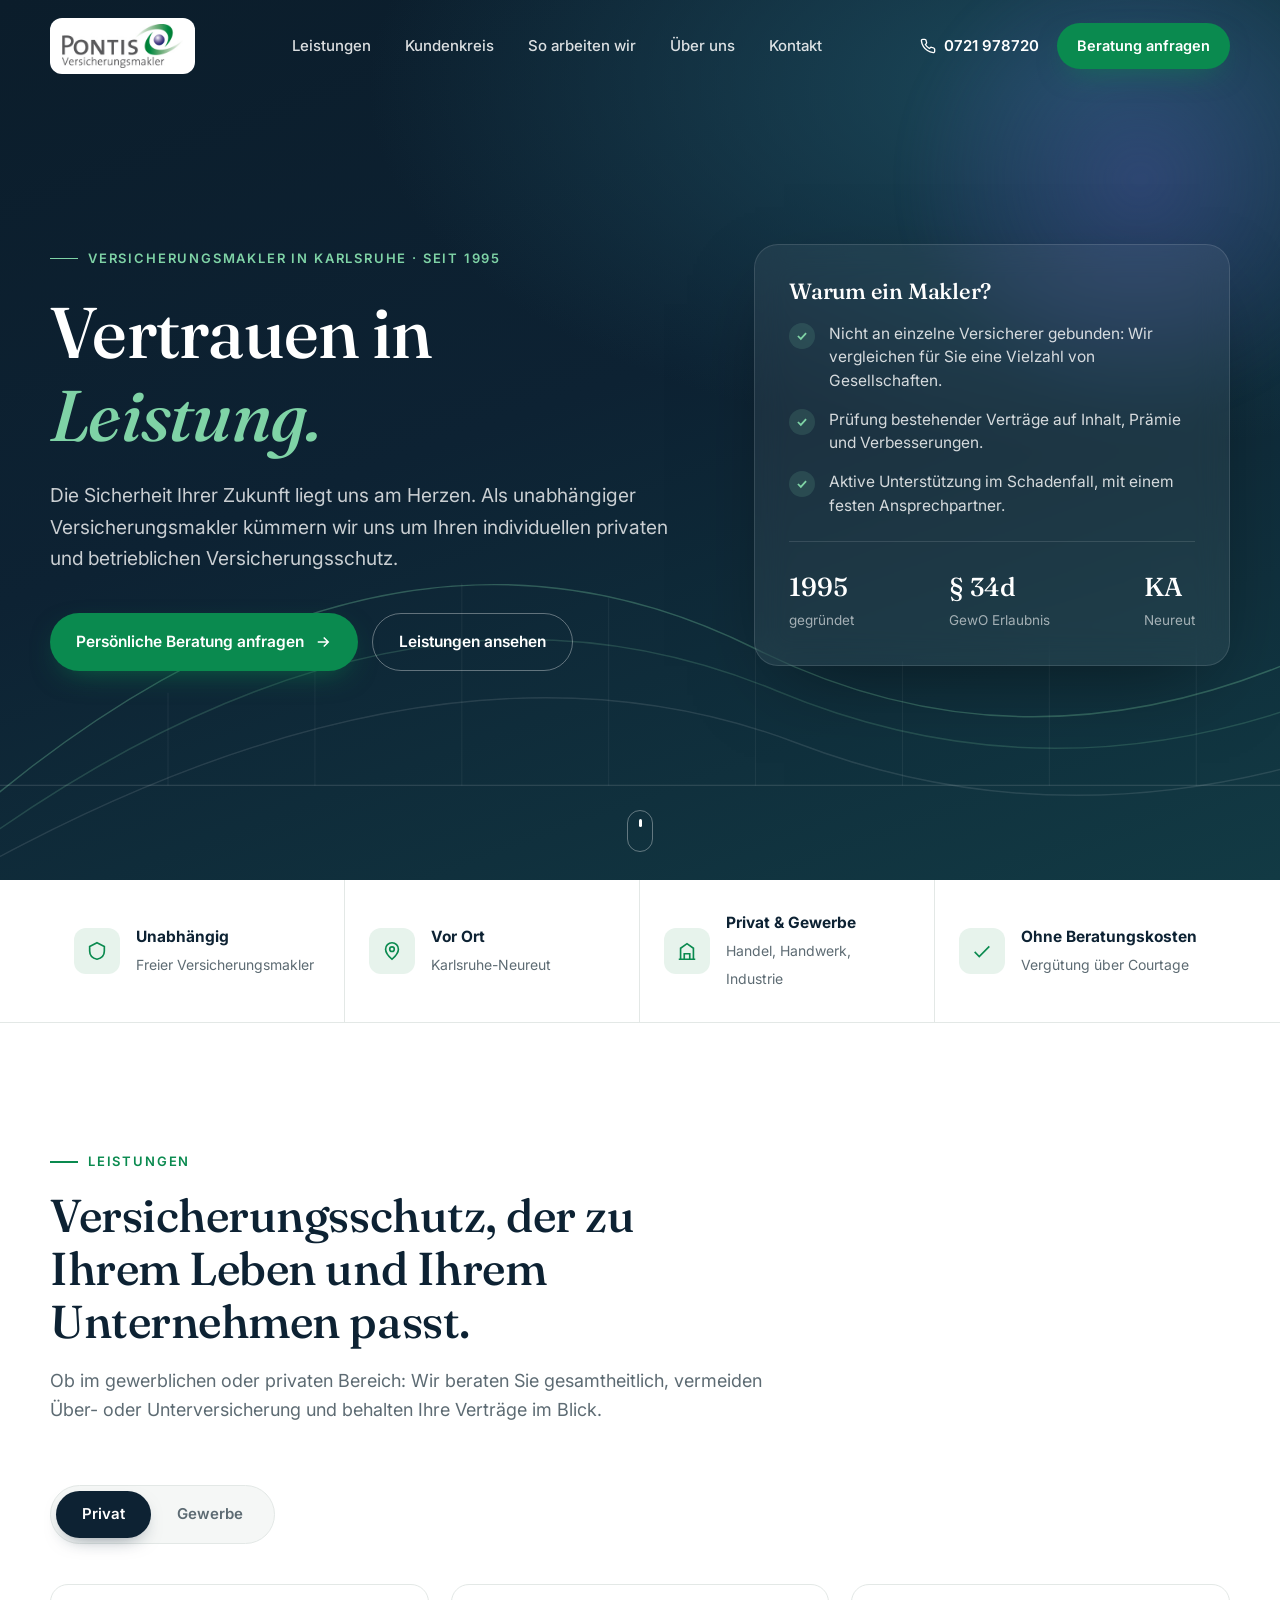
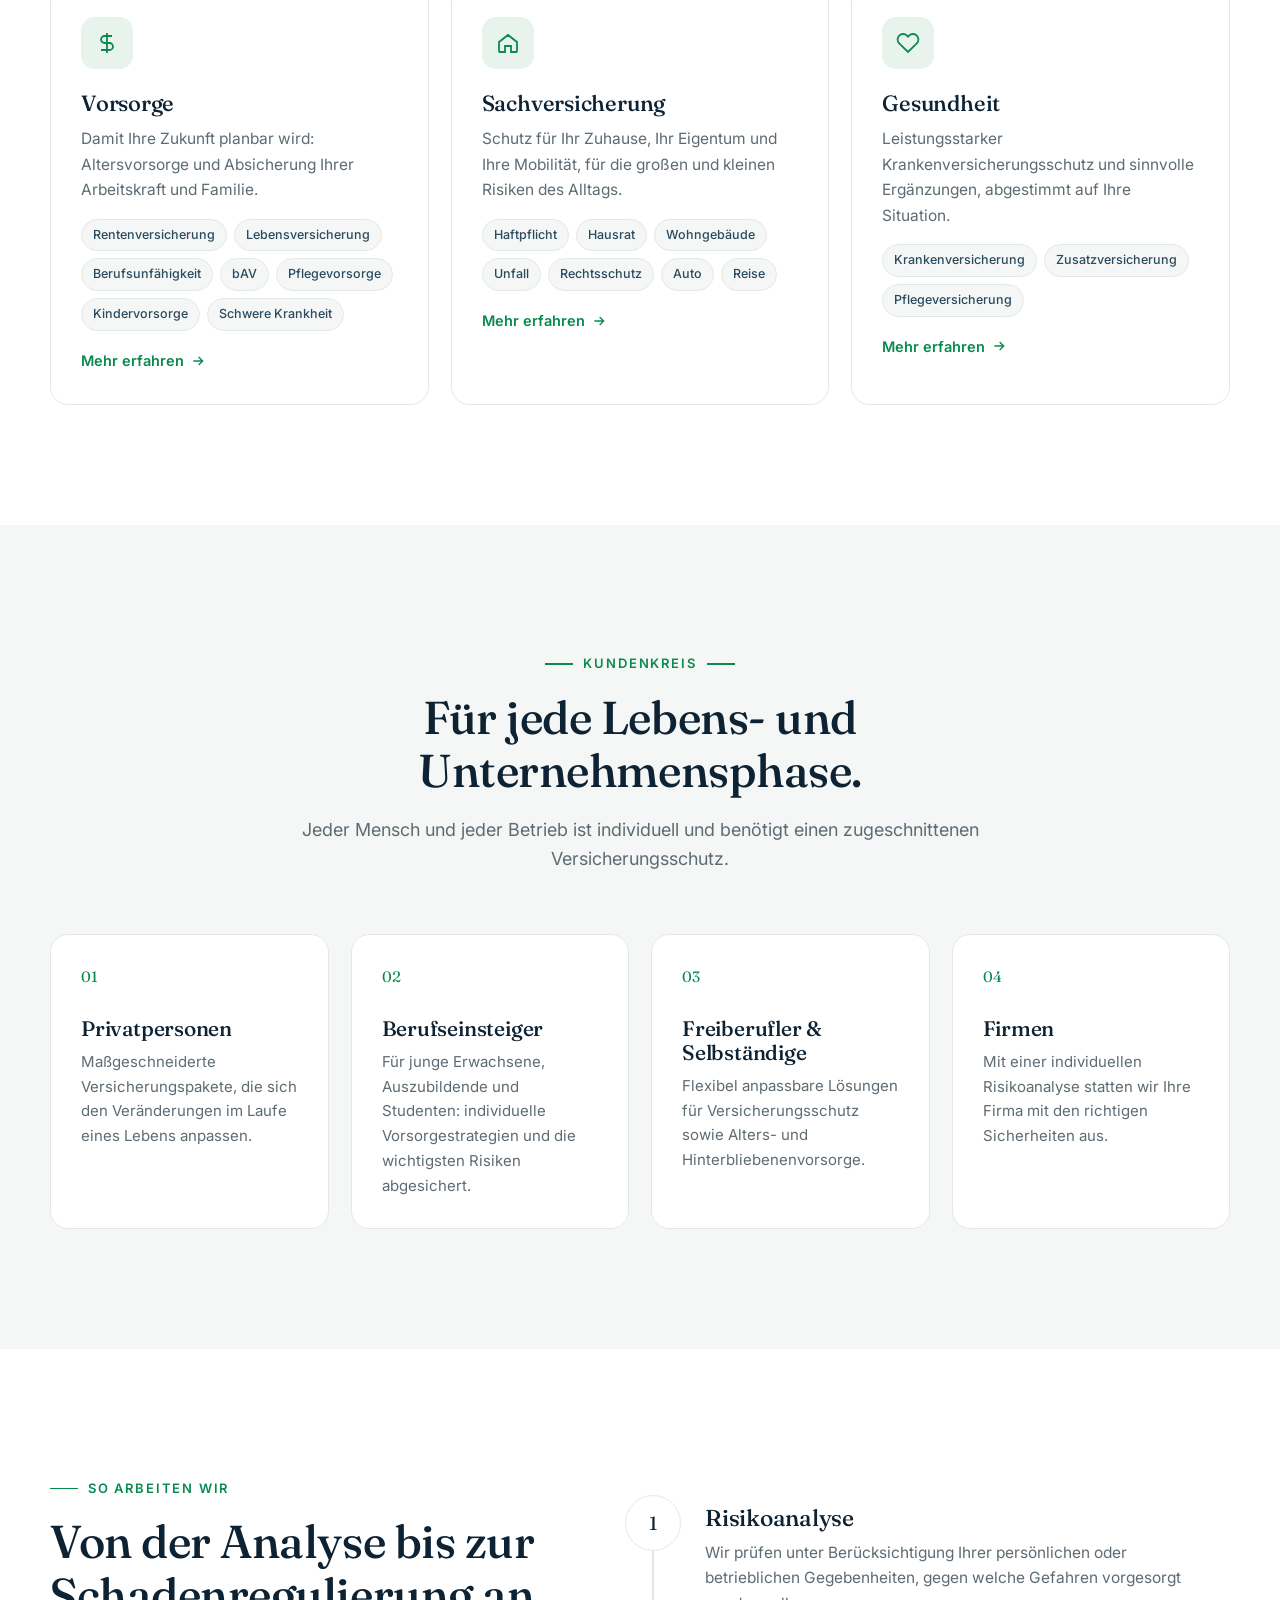
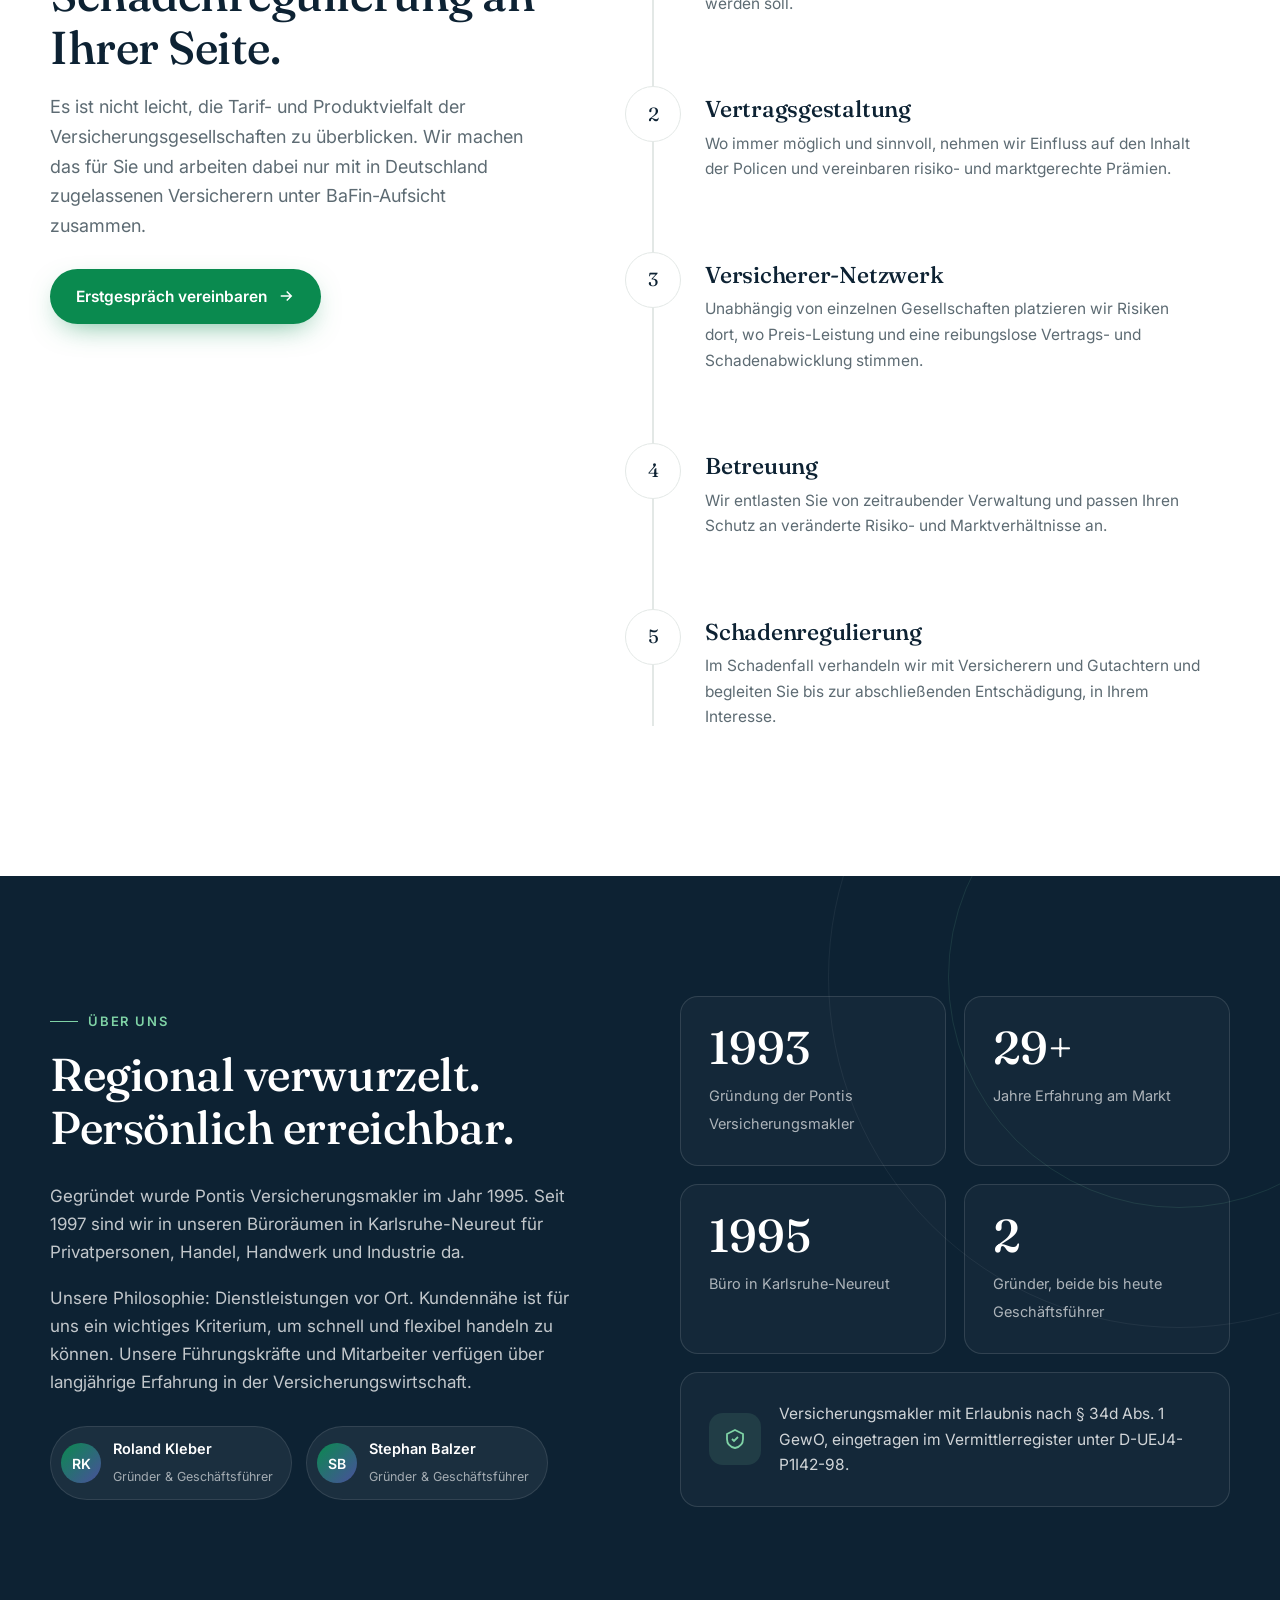
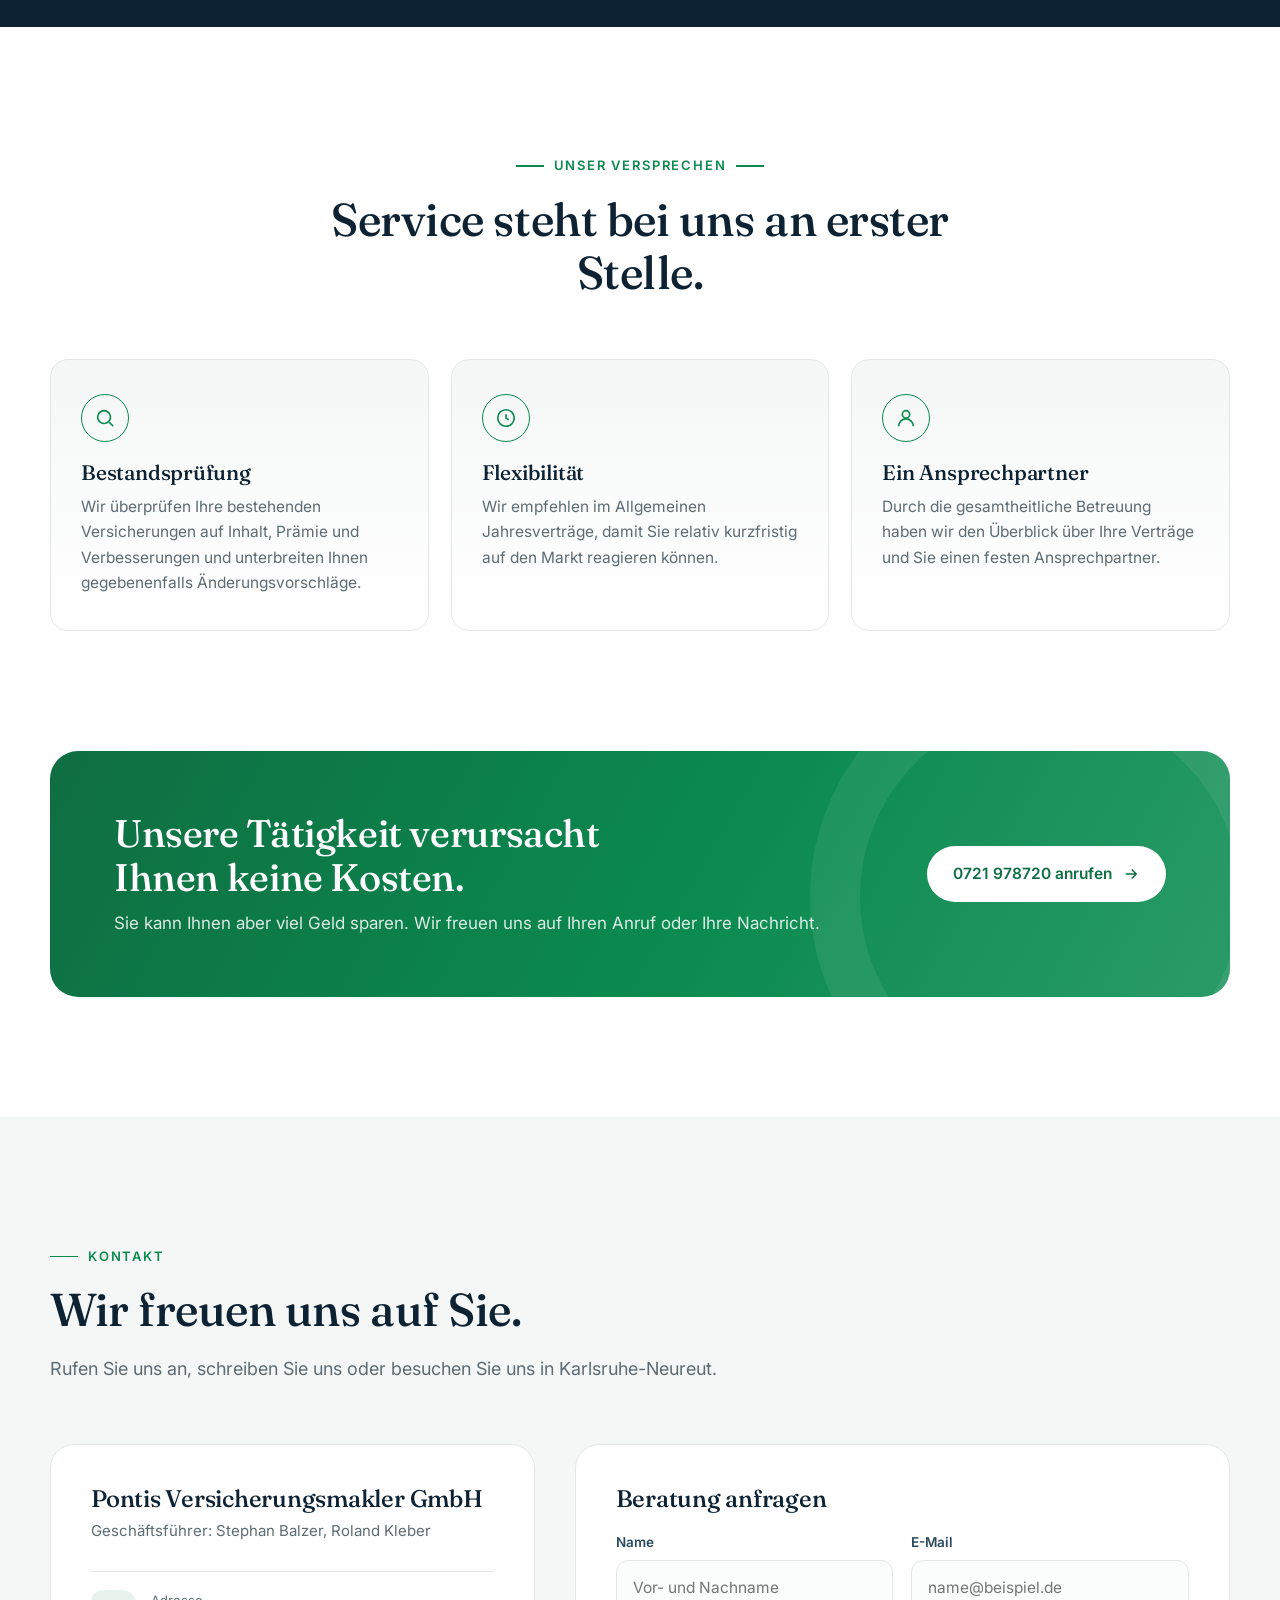
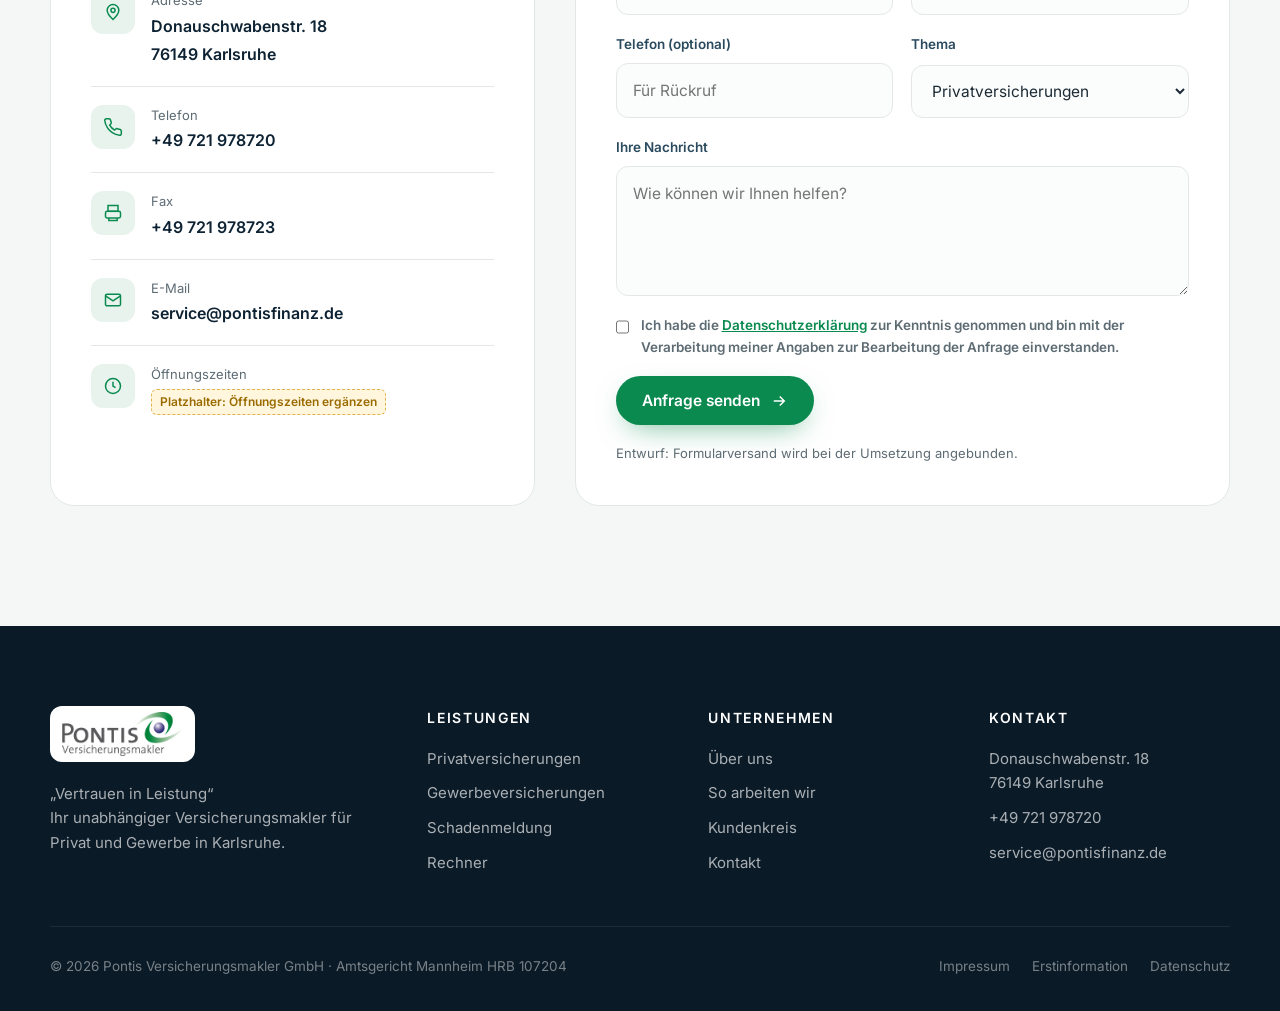
<file: pontisfinanz-entwurf/index.html>
<!DOCTYPE html>
<html lang="de">
<head>
<meta charset="utf-8">
<meta name="robots" content="noindex, nofollow">
<meta name="viewport" content="width=device-width, initial-scale=1">
<title>Pontis Versicherungsmakler GmbH · Karlsruhe · Vertrauen in Leistung</title>
<meta name="description" content="Pontis Versicherungsmakler GmbH in Karlsruhe-Neureut: unabhängige Beratung zu privatem und betrieblichem Versicherungsschutz seit 1995.">
<link rel="preconnect" href="https://fonts.googleapis.com">
<link rel="preconnect" href="https://fonts.gstatic.com" crossorigin>
<link href="https://fonts.googleapis.com/css2?family=Fraunces:opsz,wght@9..144,400;9..144,500;9..144,600&family=Inter:wght@400;500;600&display=swap" rel="stylesheet">
<style>
:root{
  --ink:#0d2233; --ink-2:#163447; --ink-3:#2a4a5e;
  --green:#0a8a4f; --green-2:#0f6e42; --green-soft:#e7f3ec;
  --violet:#4a4f9c;
  --paper:#ffffff; --mist:#f5f7f6; --line:#e3e8e6;
  --text:#1c2b35; --muted:#5d6b73;
  --radius:18px; --shadow:0 18px 50px -24px rgba(13,34,51,.28);
  --ease:cubic-bezier(.2,.7,.2,1);
}
*{box-sizing:border-box;margin:0;padding:0}
html{scroll-behavior:smooth}
body{font-family:Inter,system-ui,-apple-system,"Segoe UI",sans-serif;color:var(--text);background:var(--paper);line-height:1.65;font-size:17px;-webkit-font-smoothing:antialiased}
img{max-width:100%;display:block}
a{color:inherit;text-decoration:none}
h1,h2,h3{font-family:Fraunces,Georgia,serif;font-weight:500;color:var(--ink);line-height:1.15;letter-spacing:-.01em}
.wrap{width:min(1180px,100% - 48px);margin-inline:auto}
.eyebrow{display:inline-flex;align-items:center;gap:10px;font-size:13px;font-weight:600;letter-spacing:.14em;text-transform:uppercase;color:var(--green)}
.eyebrow::before{content:"";width:28px;height:1.5px;background:currentColor}
.btn{display:inline-flex;align-items:center;gap:10px;padding:15px 26px;border-radius:999px;font-weight:600;font-size:15.5px;transition:transform .35s var(--ease),box-shadow .35s var(--ease),background .35s}
.btn svg{transition:transform .35s var(--ease)}
.btn:hover svg{transform:translateX(4px)}
.btn-primary{background:var(--green);color:#fff;box-shadow:0 10px 30px -12px rgba(10,138,79,.7)}
.btn-primary:hover{background:var(--green-2);transform:translateY(-2px)}
.btn-ghost{border:1.5px solid rgba(255,255,255,.35);color:#fff}
.btn-ghost:hover{background:rgba(255,255,255,.08);border-color:rgba(255,255,255,.6)}

/* Header */
header{position:fixed;inset:0 0 auto 0;z-index:50;transition:background .4s,box-shadow .4s,padding .4s;padding:18px 0}
header.scrolled{background:rgba(255,255,255,.92);backdrop-filter:blur(14px);box-shadow:0 1px 0 var(--line);padding:10px 0}
.nav{display:flex;align-items:center;justify-content:space-between;gap:24px}
.logo{display:flex;align-items:center;background:#fff;border-radius:12px;padding:6px 12px;transition:box-shadow .4s}
.logo img{height:44px;width:auto}
header.scrolled .logo{padding:4px 0}
.menu{display:flex;gap:34px;list-style:none;font-size:15px;font-weight:500}
.menu a{color:#fff;opacity:.85;position:relative;padding:6px 0;transition:opacity .3s,color .3s}
.menu a::after{content:"";position:absolute;left:0;bottom:0;height:1.5px;width:100%;background:var(--green);transform:scaleX(0);transform-origin:left;transition:transform .35s var(--ease)}
.menu a:hover{opacity:1}.menu a:hover::after{transform:scaleX(1)}
header.scrolled .menu a{color:var(--ink)}
.nav-cta{display:flex;align-items:center;gap:18px}
.nav-tel{color:#fff;font-weight:600;font-size:15px;display:flex;gap:8px;align-items:center}
header.scrolled .nav-tel{color:var(--ink)}
.nav .btn{padding:11px 20px;font-size:14.5px}
.burger{display:none;background:none;border:0;width:44px;height:44px;cursor:pointer;color:#fff}
header.scrolled .burger{color:var(--ink)}

/* Hero */
.hero{position:relative;min-height:min(100vh,880px);background:radial-gradient(1200px 600px at 85% 10%,#1c4a5c 0%,transparent 60%),linear-gradient(160deg,#0b1d2b 0%,var(--ink) 45%,#123a44 100%);color:#fff;display:flex;align-items:center;overflow:hidden;padding:140px 0 110px}
.hero h1{color:#fff;font-size:clamp(40px,5.6vw,72px);max-width:13ch;margin:22px 0 24px}
.hero h1 em{font-style:italic;color:#7fd3a6}
.hero p.lead{font-size:clamp(17px,1.5vw,20px);color:rgba(255,255,255,.78);max-width:52ch;margin-bottom:38px}
.hero .eyebrow{color:#7fd3a6}
.hero-actions{display:flex;flex-wrap:wrap;gap:14px}
.hero-grid{display:grid;grid-template-columns:1.15fr .85fr;gap:60px;align-items:center;position:relative;z-index:2}
.bridge{position:absolute;inset:auto 0 0 0;height:62%;z-index:1;pointer-events:none;opacity:.9}
.bridge path{fill:none;stroke-linecap:round}
.bridge .arc{stroke:rgba(127,211,166,.35);stroke-width:1.4;stroke-dasharray:1600;stroke-dashoffset:1600;animation:draw 3.2s var(--ease) forwards}
.bridge .arc:nth-child(2){animation-delay:.25s;stroke:rgba(127,211,166,.22)}
.bridge .arc:nth-child(3){animation-delay:.5s;stroke:rgba(255,255,255,.12)}
.bridge .deck{stroke:rgba(255,255,255,.18);stroke-width:1;stroke-dasharray:2000;stroke-dashoffset:2000;animation:draw 2.6s .2s var(--ease) forwards}
.bridge .cable{stroke:rgba(255,255,255,.08);stroke-width:1;opacity:0;animation:fade 1.2s 1.8s forwards}
@keyframes draw{to{stroke-dashoffset:0}}
@keyframes fade{to{opacity:1}}
.glow{position:absolute;width:520px;height:520px;border-radius:50%;background:radial-gradient(circle,rgba(74,79,156,.45),transparent 65%);right:-120px;top:-80px;filter:blur(10px);animation:float 14s ease-in-out infinite;z-index:0}
@keyframes float{50%{transform:translate(-40px,30px) scale(1.06)}}
.hero-card{background:rgba(255,255,255,.06);border:1px solid rgba(255,255,255,.12);backdrop-filter:blur(16px);border-radius:24px;padding:34px;box-shadow:0 30px 80px -30px rgba(0,0,0,.5)}
.hero-card h3{color:#fff;font-size:22px;margin-bottom:18px}
.hero-card ul{list-style:none;display:grid;gap:16px}
.hero-card li{display:flex;gap:14px;align-items:flex-start;color:rgba(255,255,255,.82);font-size:15.5px;line-height:1.5}
.tick{flex:none;width:26px;height:26px;border-radius:50%;background:rgba(127,211,166,.15);display:grid;place-items:center;color:#7fd3a6;margin-top:1px}
.hero-card .divider{height:1px;background:rgba(255,255,255,.12);margin:24px 0}
.hero-card .mini{display:flex;justify-content:space-between;gap:12px;font-size:13.5px;color:rgba(255,255,255,.6)}
.hero-card .mini strong{display:block;color:#fff;font-family:Fraunces,serif;font-size:26px;font-weight:500}
.scroll-hint{position:absolute;left:50%;bottom:28px;transform:translateX(-50%);z-index:2;width:26px;height:42px;border:1.5px solid rgba(255,255,255,.35);border-radius:14px}
.scroll-hint::after{content:"";position:absolute;left:50%;top:8px;width:3px;height:8px;margin-left:-1.5px;border-radius:2px;background:#fff;animation:wheel 2s infinite}
@keyframes wheel{0%{opacity:0;transform:translateY(0)}30%{opacity:1}100%{opacity:0;transform:translateY(12px)}}

/* Trust strip */
.strip{border-bottom:1px solid var(--line);background:#fff}
.strip .wrap{display:grid;grid-template-columns:repeat(4,1fr)}
.strip div.item{padding:30px 24px;display:flex;gap:16px;align-items:center;border-right:1px solid var(--line)}
.strip div.item:last-child{border-right:0}
.strip .ico{flex:none;width:46px;height:46px;border-radius:12px;background:var(--green-soft);color:var(--green);display:grid;place-items:center}
.strip strong{display:block;color:var(--ink);font-size:15.5px}
.strip span{font-size:14px;color:var(--muted)}

/* Sections */
section{padding:120px 0}
.head{max-width:720px;margin-bottom:60px}
.head h2{font-size:clamp(32px,3.6vw,50px);margin:16px 0 18px}
.head p{color:var(--muted);font-size:18px}
.center{text-align:center;margin-inline:auto}
.center .eyebrow::after{content:"";width:28px;height:1.5px;background:currentColor}

/* Leistungen */
.tabs{display:inline-flex;background:var(--mist);border:1px solid var(--line);border-radius:999px;padding:5px;margin-bottom:40px}
.tab{border:0;background:none;font:inherit;font-weight:600;font-size:15px;padding:11px 26px;border-radius:999px;color:var(--muted);cursor:pointer;transition:all .35s var(--ease)}
.tab.active{background:var(--ink);color:#fff;box-shadow:0 8px 20px -10px rgba(13,34,51,.6)}
.panel{display:none}
.panel.active{display:grid;grid-template-columns:repeat(3,1fr);gap:22px;animation:panelIn .6s var(--ease)}
@keyframes panelIn{from{opacity:0;transform:translateY(14px)}}
.card{position:relative;background:#fff;border:1px solid var(--line);border-radius:var(--radius);padding:32px 30px 30px;transition:transform .45s var(--ease),box-shadow .45s var(--ease),border-color .45s;overflow:hidden}
.card::before{content:"";position:absolute;inset:0 0 auto 0;height:3px;background:linear-gradient(90deg,var(--green),var(--violet));transform:scaleX(0);transform-origin:left;transition:transform .5s var(--ease)}
.card:hover{transform:translateY(-6px);box-shadow:var(--shadow);border-color:transparent}
.card:hover::before{transform:scaleX(1)}
.card .ico{width:52px;height:52px;border-radius:14px;background:var(--green-soft);color:var(--green);display:grid;place-items:center;margin-bottom:22px;transition:background .4s,color .4s}
.card:hover .ico{background:var(--green);color:#fff}
.card h3{font-size:22px;margin-bottom:10px}
.card p{color:var(--muted);font-size:15.5px;margin-bottom:16px}
.tags{display:flex;flex-wrap:wrap;gap:7px}
.tags span{font-size:12.5px;font-weight:500;padding:5px 11px;border-radius:999px;background:var(--mist);border:1px solid var(--line);color:var(--ink-3)}
.card .more{display:inline-flex;gap:6px;align-items:center;margin-top:18px;font-weight:600;font-size:14.5px;color:var(--green)}
.card .more svg{transition:transform .3s var(--ease)}
.card:hover .more svg{transform:translateX(4px)}

/* Zielgruppen */
.groups{background:var(--mist)}
.group-grid{display:grid;grid-template-columns:repeat(4,1fr);gap:22px}
.group{background:#fff;border-radius:var(--radius);padding:30px;border:1px solid var(--line);transition:transform .45s var(--ease),box-shadow .45s}
.group:hover{transform:translateY(-6px);box-shadow:var(--shadow)}
.group .num{font-family:Fraunces,serif;font-size:15px;color:var(--green);margin-bottom:26px;display:block}
.group h3{font-size:21px;margin-bottom:10px}
.group p{font-size:15px;color:var(--muted)}

/* Ablauf */
.process{display:grid;grid-template-columns:.9fr 1.1fr;gap:80px;align-items:start}
.process .head{position:sticky;top:120px;margin-bottom:0}
.steps{position:relative;display:grid;gap:18px}
.steps::before{content:"";position:absolute;left:27px;top:30px;bottom:30px;width:1.5px;background:var(--line)}
.steps .progress{position:absolute;left:27px;top:30px;width:1.5px;background:linear-gradient(var(--green),var(--violet));height:0;transition:height .2s linear}
.step{position:relative;display:grid;grid-template-columns:56px 1fr;gap:24px;padding:26px 28px 26px 0}
.step .dot{width:56px;height:56px;border-radius:50%;background:#fff;border:1.5px solid var(--line);display:grid;place-items:center;font-family:Fraunces,serif;font-size:19px;color:var(--ink);position:relative;z-index:1;transition:all .5s var(--ease)}
.step.on .dot{background:var(--ink);border-color:var(--ink);color:#fff;box-shadow:0 0 0 7px var(--green-soft)}
.step h3{font-size:23px;margin:10px 0 8px}
.step p{color:var(--muted);font-size:15.5px}

/* Über uns */
.about{background:var(--ink);color:#fff;position:relative;overflow:hidden}
.about::before{content:"";position:absolute;width:700px;height:700px;border-radius:50%;border:1px solid rgba(255,255,255,.06);right:-250px;top:-250px}
.about::after{content:"";position:absolute;width:460px;height:460px;border-radius:50%;border:1px solid rgba(127,211,166,.12);right:-130px;top:-130px}
.about h2,.about h3{color:#fff}
.about .eyebrow{color:#7fd3a6}
.about-grid{display:grid;grid-template-columns:1fr 1fr;gap:80px;align-items:center;position:relative;z-index:1}
.about p{color:rgba(255,255,255,.75);margin-bottom:18px}
.about .head p{color:rgba(255,255,255,.75)}
.facts{display:grid;grid-template-columns:1fr 1fr;gap:18px}
.fact{border:1px solid rgba(255,255,255,.12);border-radius:var(--radius);padding:28px;background:rgba(255,255,255,.03);transition:background .4s,border-color .4s}
.fact:hover{background:rgba(255,255,255,.06);border-color:rgba(127,211,166,.35)}
.fact strong{display:block;font-family:Fraunces,serif;font-weight:500;font-size:46px;line-height:1;color:#fff;margin-bottom:10px}
.fact span{font-size:14.5px;color:rgba(255,255,255,.65)}
.fact.wide{grid-column:span 2;display:flex;gap:18px;align-items:center}
.fact.wide .ico{flex:none;width:52px;height:52px;border-radius:14px;background:rgba(127,211,166,.12);color:#7fd3a6;display:grid;place-items:center}
.fact.wide p{margin:0;color:rgba(255,255,255,.8);font-size:15.5px}
.people{display:flex;gap:14px;margin-top:30px;flex-wrap:wrap}
.person{display:flex;align-items:center;gap:12px;padding:10px 18px 10px 10px;border-radius:999px;background:rgba(255,255,255,.06);border:1px solid rgba(255,255,255,.1)}
.avatar{width:40px;height:40px;border-radius:50%;background:linear-gradient(135deg,var(--green),var(--violet));display:grid;place-items:center;font-weight:600;font-size:14px}
.person b{display:block;font-size:14.5px;font-weight:600}
.person small{color:rgba(255,255,255,.6);font-size:12.5px}

/* Werte */
.values{display:grid;grid-template-columns:repeat(3,1fr);gap:22px}
.value{padding:34px 30px;border-radius:var(--radius);background:linear-gradient(180deg,var(--mist),#fff);border:1px solid var(--line)}
.value h3{font-size:21px;margin:18px 0 10px}
.value p{color:var(--muted);font-size:15.5px}
.value .ico{width:48px;height:48px;border-radius:50%;border:1.5px solid var(--green);color:var(--green);display:grid;place-items:center}

/* CTA band */
.band{padding:0 0 120px}
.band-inner{border-radius:28px;background:linear-gradient(120deg,var(--green-2),var(--green) 55%,#2a9b67);color:#fff;padding:60px 64px;display:flex;justify-content:space-between;align-items:center;gap:40px;position:relative;overflow:hidden}
.band-inner::after{content:"";position:absolute;right:-60px;bottom:-140px;width:380px;height:380px;border-radius:50%;border:50px solid rgba(255,255,255,.07)}
.band h2{color:#fff;font-size:clamp(28px,3vw,40px);max-width:20ch}
.band p{color:rgba(255,255,255,.85);margin-top:10px}
.band .btn{background:#fff;color:var(--green-2);position:relative;z-index:1;flex:none}
.band .btn:hover{transform:translateY(-2px)}

/* Kontakt */
.contact{background:var(--mist)}
.contact-grid{display:grid;grid-template-columns:.85fr 1.15fr;gap:40px}
.info{background:#fff;border-radius:24px;padding:40px;border:1px solid var(--line)}
.info h3{font-size:24px;margin-bottom:6px}
.info .sub{color:var(--muted);font-size:15px;margin-bottom:28px}
.info-row{display:flex;gap:16px;padding:18px 0;border-top:1px solid var(--line)}
.info-row .ico{flex:none;width:44px;height:44px;border-radius:12px;background:var(--green-soft);color:var(--green);display:grid;place-items:center}
.info-row small{display:block;color:var(--muted);font-size:13px}
.info-row a,.info-row b{font-weight:600;color:var(--ink);font-size:16px}
.info-row a:hover{color:var(--green)}
.placeholder{display:inline-block;font-size:12px;font-weight:600;color:#9a6b00;background:#fff6dd;border:1px dashed #e0b44a;border-radius:6px;padding:2px 8px}
form{background:#fff;border-radius:24px;padding:40px;border:1px solid var(--line);display:grid;grid-template-columns:1fr 1fr;gap:18px}
form h3{grid-column:span 2;font-size:24px}
.field{display:grid;gap:7px}
.field.full{grid-column:span 2}
label{font-size:13.5px;font-weight:600;color:var(--ink-3)}
input,select,textarea{font:inherit;font-size:15.5px;padding:14px 16px;border:1.5px solid var(--line);border-radius:12px;background:#fbfcfc;color:var(--text);transition:border-color .3s,box-shadow .3s,background .3s}
input:focus,select:focus,textarea:focus{outline:none;border-color:var(--green);background:#fff;box-shadow:0 0 0 4px rgba(10,138,79,.12)}
textarea{min-height:130px;resize:vertical}
.consent{grid-column:span 2;display:flex;gap:12px;font-size:13.5px;color:var(--muted);align-items:flex-start}
.consent input{margin-top:4px;width:18px;height:18px;accent-color:var(--green)}
.consent a{color:var(--green);text-decoration:underline}
form .btn{justify-self:start;border:0;cursor:pointer;font-family:inherit}
.form-note{grid-column:span 2;font-size:13px;color:var(--muted)}
.toast{grid-column:span 2;display:none;padding:14px 18px;border-radius:12px;background:var(--green-soft);color:var(--green-2);font-weight:500;font-size:15px}

/* Footer */
footer{background:#0a1a27;color:rgba(255,255,255,.65);padding:80px 0 34px;font-size:15px}
.foot{display:grid;grid-template-columns:1.4fr 1fr 1fr 1fr;gap:40px;padding-bottom:50px;border-bottom:1px solid rgba(255,255,255,.08)}
footer h4{color:#fff;font-size:14px;letter-spacing:.12em;text-transform:uppercase;margin-bottom:18px;font-weight:600}
footer ul{list-style:none;display:grid;gap:10px}
footer a:hover{color:#7fd3a6}
.foot .logo{display:inline-flex;margin-bottom:20px}
.legal{display:flex;justify-content:space-between;flex-wrap:wrap;gap:16px;padding-top:28px;font-size:13.5px;color:rgba(255,255,255,.45)}
.legal nav{display:flex;gap:22px}

/* Reveal */
.reveal{opacity:0;transform:translateY(28px);transition:opacity .9s var(--ease),transform .9s var(--ease)}
.reveal.in{opacity:1;transform:none}
.d1{transition-delay:.08s}.d2{transition-delay:.16s}.d3{transition-delay:.24s}.d4{transition-delay:.32s}
.hero .rise{opacity:0;transform:translateY(24px);animation:rise 1s var(--ease) forwards}
.hero .rise:nth-child(2){animation-delay:.12s}.hero .rise:nth-child(3){animation-delay:.24s}.hero .rise:nth-child(4){animation-delay:.36s}
.hero-card.rise{animation-delay:.5s!important}
@keyframes rise{to{opacity:1;transform:none}}

@media (prefers-reduced-motion:reduce){
  *,*::before,*::after{animation:none!important;transition:none!important;scroll-behavior:auto!important}
  .reveal,.hero .rise{opacity:1;transform:none}
  .bridge .arc,.bridge .deck{stroke-dashoffset:0}.bridge .cable{opacity:1}
}

/* Responsive */
@media (max-width:1080px){
  .menu{gap:22px}.nav-tel{display:none}
  .panel.active{grid-template-columns:repeat(2,1fr)}
  .group-grid{grid-template-columns:repeat(2,1fr)}
  .hero-grid{grid-template-columns:1fr}.hero-card{max-width:560px}
}
@media (max-width:860px){
  body{font-size:16px}
  section{padding:84px 0}
  .menu,.nav-cta .btn{display:none}
  .burger{display:grid;place-items:center}
  .menu.open{display:grid;position:absolute;top:100%;left:16px;right:16px;background:#fff;border-radius:18px;padding:18px 24px;box-shadow:var(--shadow);gap:4px}
  .menu.open a{color:var(--ink);display:block;padding:12px 0}
  .hero{padding:120px 0 90px;min-height:auto}
  .strip .wrap{grid-template-columns:1fr 1fr}
  .strip div.item{border-right:0;border-bottom:1px solid var(--line);padding:22px 8px}
  .process,.about-grid,.contact-grid{grid-template-columns:1fr;gap:44px}
  .process .head{position:static}
  .values{grid-template-columns:1fr}
  .band-inner{flex-direction:column;align-items:flex-start;padding:44px 32px}
  .foot{grid-template-columns:1fr 1fr}
}
@media (max-width:560px){
  .wrap{width:min(1180px,100% - 36px)}
  .logo img{height:36px}
  .panel.active,.group-grid{grid-template-columns:1fr}
  .strip .wrap{grid-template-columns:1fr}
  .strip div.item{padding:18px 4px}
  .tabs{display:flex;width:100%}.tab{flex:1;padding:11px 10px}
  form{grid-template-columns:1fr;padding:28px}
  form h3,.field.full,.consent,.form-note,.toast{grid-column:auto}
  .info{padding:28px}
  .facts{grid-template-columns:1fr 1fr}.fact{padding:22px}.fact strong{font-size:36px}
  .foot{grid-template-columns:1fr}
  .hero-actions .btn{width:100%;justify-content:center}
  .step{grid-template-columns:48px 1fr;gap:18px;padding-right:0}.step .dot{width:48px;height:48px}
  .steps::before,.steps .progress{left:23px}
}
</style>
</head>
<body>

<header id="top">
  <div class="wrap nav">
    <a href="#top" class="logo" aria-label="Pontis Versicherungsmakler GmbH"><img src="[data-uri]" alt="Pontis Versicherungsmakler"></a>
    <ul class="menu" id="menu">
      <li><a href="#leistungen">Leistungen</a></li>
      <li><a href="#kundenkreis">Kundenkreis</a></li>
      <li><a href="#ablauf">So arbeiten wir</a></li>
      <li><a href="#ueber-uns">Über uns</a></li>
      <li><a href="#kontakt">Kontakt</a></li>
    </ul>
    <div class="nav-cta">
      <a class="nav-tel" href="tel:+49721978720"><svg width="16" height="16" viewBox="0 0 24 24" fill="none" stroke="currentColor" stroke-width="2"><path d="M22 16.9v3a2 2 0 0 1-2.2 2 19.8 19.8 0 0 1-8.6-3.1 19.5 19.5 0 0 1-6-6A19.8 19.8 0 0 1 2.1 4.2 2 2 0 0 1 4.1 2h3a2 2 0 0 1 2 1.7c.1.9.4 1.8.7 2.7a2 2 0 0 1-.5 2.1L8 9.8a16 16 0 0 0 6 6l1.3-1.3a2 2 0 0 1 2.1-.4c.9.3 1.8.6 2.7.7a2 2 0 0 1 1.7 2z"/></svg>0721 978720</a>
      <a class="btn btn-primary" href="#kontakt">Beratung anfragen</a>
      <button class="burger" id="burger" aria-label="Menü öffnen" aria-expanded="false"><svg width="24" height="24" viewBox="0 0 24 24" fill="none" stroke="currentColor" stroke-width="2"><path d="M4 7h16M4 12h16M4 17h16"/></svg></button>
    </div>
  </div>
</header>

<main>
<section class="hero">
  <div class="glow"></div>
  <svg class="bridge" viewBox="0 0 1440 520" preserveAspectRatio="xMidYMax slice" aria-hidden="true">
    <g>
      <path class="arc" d="M-40 470 Q 360 120 720 300 T 1480 160"/>
      <path class="arc" d="M-40 500 Q 380 190 740 340 T 1480 230"/>
      <path class="arc" d="M-40 520 Q 420 260 760 390 T 1480 310"/>
    </g>
    <path class="deck" d="M-40 430 L 1480 430"/>
    <g class="cable">
      <path d="M160 430 V 342"/><path d="M300 430 V 268"/><path d="M440 430 V 238"/><path d="M580 430 V 252"/><path d="M720 430 V 300"/><path d="M860 430 V 312"/><path d="M1000 430 V 270"/><path d="M1140 430 V 222"/><path d="M1280 430 V 190"/>
    </g>
  </svg>
  <div class="wrap hero-grid">
    <div>
      <span class="eyebrow rise">Versicherungsmakler in Karlsruhe · seit 1995</span>
      <h1 class="rise">Vertrauen in <em>Leistung.</em></h1>
      <p class="lead rise">Die Sicherheit Ihrer Zukunft liegt uns am Herzen. Als unabhängiger Versicherungsmakler kümmern wir uns um Ihren individuellen privaten und betrieblichen Versicherungsschutz.</p>
      <div class="hero-actions rise">
        <a class="btn btn-primary" href="#kontakt">Persönliche Beratung anfragen <svg width="18" height="18" viewBox="0 0 24 24" fill="none" stroke="currentColor" stroke-width="2"><path d="M5 12h14M13 6l6 6-6 6"/></svg></a>
        <a class="btn btn-ghost" href="#leistungen">Leistungen ansehen</a>
      </div>
    </div>
    <aside class="hero-card rise">
      <h3>Warum ein Makler?</h3>
      <ul>
        <li><span class="tick"><svg width="14" height="14" viewBox="0 0 24 24" fill="none" stroke="currentColor" stroke-width="3"><path d="M5 12l5 5 9-10"/></svg></span>Nicht an einzelne Versicherer gebunden: Wir vergleichen für Sie eine Vielzahl von Gesellschaften.</li>
        <li><span class="tick"><svg width="14" height="14" viewBox="0 0 24 24" fill="none" stroke="currentColor" stroke-width="3"><path d="M5 12l5 5 9-10"/></svg></span>Prüfung bestehender Verträge auf Inhalt, Prämie und Verbesserungen.</li>
        <li><span class="tick"><svg width="14" height="14" viewBox="0 0 24 24" fill="none" stroke="currentColor" stroke-width="3"><path d="M5 12l5 5 9-10"/></svg></span>Aktive Unterstützung im Schadenfall, mit einem festen Ansprechpartner.</li>
      </ul>
      <div class="divider"></div>
      <div class="mini">
        <div><strong>1995</strong>gegründet</div>
        <div><strong>§ 34d</strong>GewO Erlaubnis</div>
        <div><strong>KA</strong>Neureut</div>
      </div>
    </aside>
  </div>
  <div class="scroll-hint" aria-hidden="true"></div>
</section>

<div class="strip">
  <div class="wrap">
    <div class="item reveal"><span class="ico"><svg width="22" height="22" viewBox="0 0 24 24" fill="none" stroke="currentColor" stroke-width="1.8"><path d="M12 3l8 4v5c0 5-3.5 8-8 9-4.5-1-8-4-8-9V7z"/></svg></span><div><strong>Unabhängig</strong><span>Freier Versicherungsmakler</span></div></div>
    <div class="item reveal d1"><span class="ico"><svg width="22" height="22" viewBox="0 0 24 24" fill="none" stroke="currentColor" stroke-width="1.8"><path d="M12 21s-7-6.2-7-11a7 7 0 0 1 14 0c0 4.8-7 11-7 11z"/><circle cx="12" cy="10" r="2.5"/></svg></span><div><strong>Vor Ort</strong><span>Karlsruhe-Neureut</span></div></div>
    <div class="item reveal d2"><span class="ico"><svg width="22" height="22" viewBox="0 0 24 24" fill="none" stroke="currentColor" stroke-width="1.8"><path d="M3 21h18M5 21V9l7-5 7 5v12M9 21v-6h6v6"/></svg></span><div><strong>Privat &amp; Gewerbe</strong><span>Handel, Handwerk, Industrie</span></div></div>
    <div class="item reveal d3"><span class="ico"><svg width="22" height="22" viewBox="0 0 24 24" fill="none" stroke="currentColor" stroke-width="1.8"><path d="M20 7L9 18l-5-5"/></svg></span><div><strong>Ohne Beratungskosten</strong><span>Vergütung über Courtage</span></div></div>
  </div>
</div>

<section id="leistungen">
  <div class="wrap">
    <div class="head reveal">
      <span class="eyebrow">Leistungen</span>
      <h2>Versicherungsschutz, der zu Ihrem Leben und Ihrem Unternehmen passt.</h2>
      <p>Ob im gewerblichen oder privaten Bereich: Wir beraten Sie gesamtheitlich, vermeiden Über- oder Unterversicherung und behalten Ihre Verträge im Blick.</p>
    </div>
    <div class="tabs reveal" role="tablist">
      <button class="tab active" data-tab="privat" role="tab">Privat</button>
      <button class="tab" data-tab="gewerbe" role="tab">Gewerbe</button>
    </div>

    <div class="panel active" id="privat">
      <article class="card reveal"><span class="ico"><svg width="24" height="24" viewBox="0 0 24 24" fill="none" stroke="currentColor" stroke-width="1.8"><path d="M12 2v20M17 5H9.5a3.5 3.5 0 0 0 0 7h5a3.5 3.5 0 0 1 0 7H6"/></svg></span><h3>Vorsorge</h3><p>Damit Ihre Zukunft planbar wird: Altersvorsorge und Absicherung Ihrer Arbeitskraft und Familie.</p><div class="tags"><span>Rentenversicherung</span><span>Lebensversicherung</span><span>Berufsunfähigkeit</span><span>bAV</span><span>Pflegevorsorge</span><span>Kindervorsorge</span><span>Schwere Krankheit</span></div><a class="more" href="https://www.pontisfinanz.de/?content=versorgung" target="_blank" rel="noopener">Mehr erfahren <svg width="16" height="16" viewBox="0 0 24 24" fill="none" stroke="currentColor" stroke-width="2"><path d="M5 12h14M13 6l6 6-6 6"/></svg></a></article>
      <article class="card reveal d1"><span class="ico"><svg width="24" height="24" viewBox="0 0 24 24" fill="none" stroke="currentColor" stroke-width="1.8"><path d="M3 11l9-7 9 7v9a1 1 0 0 1-1 1h-5v-6H9v6H4a1 1 0 0 1-1-1z"/></svg></span><h3>Sachversicherung</h3><p>Schutz für Ihr Zuhause, Ihr Eigentum und Ihre Mobilität, für die großen und kleinen Risiken des Alltags.</p><div class="tags"><span>Haftpflicht</span><span>Hausrat</span><span>Wohngebäude</span><span>Unfall</span><span>Rechtsschutz</span><span>Auto</span><span>Reise</span></div><a class="more" href="https://www.pontisfinanz.de/?content=privat" target="_blank" rel="noopener">Mehr erfahren <svg width="16" height="16" viewBox="0 0 24 24" fill="none" stroke="currentColor" stroke-width="2"><path d="M5 12h14M13 6l6 6-6 6"/></svg></a></article>
      <article class="card reveal d2"><span class="ico"><svg width="24" height="24" viewBox="0 0 24 24" fill="none" stroke="currentColor" stroke-width="1.8"><path d="M20.8 4.6a5.5 5.5 0 0 0-7.8 0L12 5.7l-1-1.1a5.5 5.5 0 0 0-7.8 7.8L12 21l8.8-8.6a5.5 5.5 0 0 0 0-7.8z"/></svg></span><h3>Gesundheit</h3><p>Leistungsstarker Krankenversicherungsschutz und sinnvolle Ergänzungen, abgestimmt auf Ihre Situation.</p><div class="tags"><span>Krankenversicherung</span><span>Zusatzversicherung</span><span>Pflegeversicherung</span></div><a class="more" href="https://www.pontisfinanz.de/?content=kv" target="_blank" rel="noopener">Mehr erfahren <svg width="16" height="16" viewBox="0 0 24 24" fill="none" stroke="currentColor" stroke-width="2"><path d="M5 12h14M13 6l6 6-6 6"/></svg></a></article>
    </div>

    <div class="panel" id="gewerbe">
      <article class="card"><span class="ico"><svg width="24" height="24" viewBox="0 0 24 24" fill="none" stroke="currentColor" stroke-width="1.8"><path d="M3 21h18M4 21V8l8-5 8 5v13M9 13h6M9 17h6"/></svg></span><h3>Sachversicherung</h3><p>Schutz Ihrer Vermögenswerte, von Gebäude und Inhalt bis zu Maschinen und Elektronik.</p><div class="tags"><span>Betriebsgebäude</span><span>Geschäftsinhalt</span><span>Maschinen</span><span>Elektronik</span><span>Fotovoltaik</span><span>Transport</span><span>Glas</span></div></article>
      <article class="card"><span class="ico"><svg width="24" height="24" viewBox="0 0 24 24" fill="none" stroke="currentColor" stroke-width="1.8"><path d="M12 3l8 4v5c0 5-3.5 8-8 9-4.5-1-8-4-8-9V7z"/><path d="M9 12l2 2 4-4"/></svg></span><h3>Haftung &amp; Kostenrisiken</h3><p>Wenn ein Schaden den Betrieb belastet: Absicherung gegen Haftung, Ausfall und Unterbrechung.</p><div class="tags"><span>Betriebshaftpflicht</span><span>Betriebsunterbrechung</span><span>Cyberrisiken</span><span>Betriebsschließung</span><span>Rechtsschutz</span><span>Forderungsausfall</span><span>Bürgschaft</span></div></article>
      <article class="card"><span class="ico"><svg width="24" height="24" viewBox="0 0 24 24" fill="none" stroke="currentColor" stroke-width="1.8"><circle cx="9" cy="8" r="3.5"/><path d="M2.5 20a6.5 6.5 0 0 1 13 0M16 4.5a3.5 3.5 0 0 1 0 7M21.5 20a6.5 6.5 0 0 0-4-6"/></svg></span><h3>Betriebliche Vorsorge</h3><p>Leistungen für Ihre Mitarbeiter und Schutz für Schlüsselpersonen im Unternehmen.</p><div class="tags"><span>bAV</span><span>Keyman-Absicherung</span><span>bKV</span><span>Gruppenunfall</span></div></article>
      <article class="card"><span class="ico"><svg width="24" height="24" viewBox="0 0 24 24" fill="none" stroke="currentColor" stroke-width="1.8"><rect x="3" y="7" width="18" height="13" rx="2"/><path d="M8 7V5a2 2 0 0 1 2-2h4a2 2 0 0 1 2 2v2"/></svg></span><h3>Manager-Absicherung</h3><p>Persönliche Haftungsrisiken von Geschäftsführern und leitenden Angestellten absichern.</p><div class="tags"><span>D&amp;O</span></div></article>
      <article class="card"><span class="ico"><svg width="24" height="24" viewBox="0 0 24 24" fill="none" stroke="currentColor" stroke-width="1.8"><path d="M5 17h14M6 17l1.5-6h9L18 17M7 17v2M17 17v2M8 11l1-4h6l1 4"/></svg></span><h3>Kraftfahrzeuge</h3><p>Vom einzelnen Firmenwagen bis zum Fuhrpark, inklusive Lösungen für KFZ-Flotten.</p><div class="tags"><span>Kfz-Versicherung</span><span>KFZ-Flotten</span></div></article>
      <article class="card"><span class="ico"><svg width="24" height="24" viewBox="0 0 24 24" fill="none" stroke="currentColor" stroke-width="1.8"><path d="M14 2H6a2 2 0 0 0-2 2v16a2 2 0 0 0 2 2h12a2 2 0 0 0 2-2V8z"/><path d="M14 2v6h6M9 14h6M9 18h4"/></svg></span><h3>Schadenmanagement</h3><p>Wir begleiten Sie in der Schadenabwicklung bis zur abschließenden Entschädigung.</p><div class="tags"><span>Schadenmeldung</span><span>Begleitung</span></div><a class="more" href="https://www.pontisfinanz.de/?content=schadenmeldung" target="_blank" rel="noopener">Schaden melden <svg width="16" height="16" viewBox="0 0 24 24" fill="none" stroke="currentColor" stroke-width="2"><path d="M5 12h14M13 6l6 6-6 6"/></svg></a></article>
    </div>
  </div>
</section>

<section class="groups" id="kundenkreis">
  <div class="wrap">
    <div class="head center reveal">
      <span class="eyebrow">Kundenkreis</span>
      <h2>Für jede Lebens- und Unternehmensphase.</h2>
      <p>Jeder Mensch und jeder Betrieb ist individuell und benötigt einen zugeschnittenen Versicherungsschutz.</p>
    </div>
    <div class="group-grid">
      <div class="group reveal"><span class="num">01</span><h3>Privatpersonen</h3><p>Maßgeschneiderte Versicherungspakete, die sich den Veränderungen im Laufe eines Lebens anpassen.</p></div>
      <div class="group reveal d1"><span class="num">02</span><h3>Berufseinsteiger</h3><p>Für junge Erwachsene, Auszubildende und Studenten: individuelle Vorsorgestrategien und die wichtigsten Risiken abgesichert.</p></div>
      <div class="group reveal d2"><span class="num">03</span><h3>Freiberufler &amp; Selbständige</h3><p>Flexibel anpassbare Lösungen für Versicherungsschutz sowie Alters- und Hinterbliebenenvorsorge.</p></div>
      <div class="group reveal d3"><span class="num">04</span><h3>Firmen</h3><p>Mit einer individuellen Risikoanalyse statten wir Ihre Firma mit den richtigen Sicherheiten aus.</p></div>
    </div>
  </div>
</section>

<section id="ablauf">
  <div class="wrap process">
    <div class="head reveal">
      <span class="eyebrow">So arbeiten wir</span>
      <h2>Von der Analyse bis zur Schadenregulierung an Ihrer Seite.</h2>
      <p>Es ist nicht leicht, die Tarif- und Produktvielfalt der Versicherungsgesellschaften zu überblicken. Wir machen das für Sie und arbeiten dabei nur mit in Deutschland zugelassenen Versicherern unter BaFin-Aufsicht zusammen.</p>
      <p style="margin-top:28px"><a class="btn btn-primary" href="#kontakt">Erstgespräch vereinbaren <svg width="18" height="18" viewBox="0 0 24 24" fill="none" stroke="currentColor" stroke-width="2"><path d="M5 12h14M13 6l6 6-6 6"/></svg></a></p>
    </div>
    <div class="steps" id="steps">
      <span class="progress" id="progress"></span>
      <div class="step reveal"><span class="dot">1</span><div><h3>Risikoanalyse</h3><p>Wir prüfen unter Berücksichtigung Ihrer persönlichen oder betrieblichen Gegebenheiten, gegen welche Gefahren vorgesorgt werden soll.</p></div></div>
      <div class="step reveal"><span class="dot">2</span><div><h3>Vertragsgestaltung</h3><p>Wo immer möglich und sinnvoll, nehmen wir Einfluss auf den Inhalt der Policen und vereinbaren risiko- und marktgerechte Prämien.</p></div></div>
      <div class="step reveal"><span class="dot">3</span><div><h3>Versicherer-Netzwerk</h3><p>Unabhängig von einzelnen Gesellschaften platzieren wir Risiken dort, wo Preis-Leistung und eine reibungslose Vertrags- und Schadenabwicklung stimmen.</p></div></div>
      <div class="step reveal"><span class="dot">4</span><div><h3>Betreuung</h3><p>Wir entlasten Sie von zeitraubender Verwaltung und passen Ihren Schutz an veränderte Risiko- und Marktverhältnisse an.</p></div></div>
      <div class="step reveal"><span class="dot">5</span><div><h3>Schadenregulierung</h3><p>Im Schadenfall verhandeln wir mit Versicherern und Gutachtern und begleiten Sie bis zur abschließenden Entschädigung, in Ihrem Interesse.</p></div></div>
    </div>
  </div>
</section>

<section class="about" id="ueber-uns">
  <div class="wrap about-grid">
    <div class="reveal">
      <div class="head" style="margin-bottom:28px">
        <span class="eyebrow">Über uns</span>
        <h2>Regional verwurzelt. Persönlich erreichbar.</h2>
      </div>
      <p>Gegründet wurde Pontis Versicherungsmakler im Jahr 1995. Seit 1997 sind wir in unseren Büroräumen in Karlsruhe-Neureut für Privatpersonen, Handel, Handwerk und Industrie da.</p>
      <p>Unsere Philosophie: Dienstleistungen vor Ort. Kundennähe ist für uns ein wichtiges Kriterium, um schnell und flexibel handeln zu können. Unsere Führungskräfte und Mitarbeiter verfügen über langjährige Erfahrung in der Versicherungswirtschaft.</p>
      <div class="people">
        <div class="person"><span class="avatar">RK</span><div><b>Roland Kleber</b><small>Gründer &amp; Geschäftsführer</small></div></div>
        <div class="person"><span class="avatar">SB</span><div><b>Stephan Balzer</b><small>Gründer &amp; Geschäftsführer</small></div></div>
      </div>
    </div>
    <div class="facts">
      <div class="fact reveal"><strong data-count="1995">1995</strong><span>Gründung der Pontis Versicherungsmakler</span></div>
      <div class="fact reveal d1"><strong data-count="30" data-suffix="+">30+</strong><span>Jahre Erfahrung am Markt</span></div>
      <div class="fact reveal d2"><strong data-count="1997">1997</strong><span>Büro in Karlsruhe-Neureut</span></div>
      <div class="fact reveal d3"><strong data-count="2">2</strong><span>Gründer, beide bis heute Geschäftsführer</span></div>
      <div class="fact wide reveal d4"><span class="ico"><svg width="24" height="24" viewBox="0 0 24 24" fill="none" stroke="currentColor" stroke-width="1.8"><path d="M12 3l8 4v5c0 5-3.5 8-8 9-4.5-1-8-4-8-9V7z"/><path d="M9 12l2 2 4-4"/></svg></span><p>Versicherungsmakler mit Erlaubnis nach § 34d Abs. 1 GewO, eingetragen im Vermittlerregister unter D-UEJ4-P1I42-98.</p></div>
    </div>
  </div>
</section>

<section>
  <div class="wrap">
    <div class="head center reveal">
      <span class="eyebrow">Unser Versprechen</span>
      <h2>Service steht bei uns an erster Stelle.</h2>
    </div>
    <div class="values">
      <div class="value reveal"><span class="ico"><svg width="22" height="22" viewBox="0 0 24 24" fill="none" stroke="currentColor" stroke-width="1.8"><circle cx="11" cy="11" r="7"/><path d="M21 21l-4.3-4.3"/></svg></span><h3>Bestandsprüfung</h3><p>Wir überprüfen Ihre bestehenden Versicherungen auf Inhalt, Prämie und Verbesserungen und unterbreiten Ihnen gegebenenfalls Änderungsvorschläge.</p></div>
      <div class="value reveal d1"><span class="ico"><svg width="22" height="22" viewBox="0 0 24 24" fill="none" stroke="currentColor" stroke-width="1.8"><path d="M12 8v4l3 2"/><circle cx="12" cy="12" r="9"/></svg></span><h3>Flexibilität</h3><p>Wir empfehlen im Allgemeinen Jahresverträge, damit Sie relativ kurzfristig auf den Markt reagieren können.</p></div>
      <div class="value reveal d2"><span class="ico"><svg width="22" height="22" viewBox="0 0 24 24" fill="none" stroke="currentColor" stroke-width="1.8"><circle cx="12" cy="8" r="4"/><path d="M4 21a8 8 0 0 1 16 0"/></svg></span><h3>Ein Ansprechpartner</h3><p>Durch die gesamtheitliche Betreuung haben wir den Überblick über Ihre Verträge und Sie einen festen Ansprechpartner.</p></div>
    </div>
  </div>
</section>

<div class="band">
  <div class="wrap">
    <div class="band-inner reveal">
      <div>
        <h2>Unsere Tätigkeit verursacht Ihnen keine Kosten.</h2>
        <p>Sie kann Ihnen aber viel Geld sparen. Wir freuen uns auf Ihren Anruf oder Ihre Nachricht.</p>
      </div>
      <a class="btn" href="tel:+49721978720">0721 978720 anrufen <svg width="18" height="18" viewBox="0 0 24 24" fill="none" stroke="currentColor" stroke-width="2"><path d="M5 12h14M13 6l6 6-6 6"/></svg></a>
    </div>
  </div>
</div>

<section class="contact" id="kontakt">
  <div class="wrap">
    <div class="head reveal">
      <span class="eyebrow">Kontakt</span>
      <h2>Wir freuen uns auf Sie.</h2>
      <p>Rufen Sie uns an, schreiben Sie uns oder besuchen Sie uns in Karlsruhe-Neureut.</p>
    </div>
    <div class="contact-grid">
      <div class="info reveal">
        <h3>Pontis Versicherungsmakler GmbH</h3>
        <p class="sub">Geschäftsführer: Stephan Balzer, Roland Kleber</p>
        <div class="info-row"><span class="ico"><svg width="20" height="20" viewBox="0 0 24 24" fill="none" stroke="currentColor" stroke-width="1.8"><path d="M12 21s-7-6.2-7-11a7 7 0 0 1 14 0c0 4.8-7 11-7 11z"/><circle cx="12" cy="10" r="2.5"/></svg></span><div><small>Adresse</small><a href="https://www.pontisfinanz.de/?content=wegbeschreibung" target="_blank" rel="noopener">Donauschwabenstr. 18<br>76149 Karlsruhe</a></div></div>
        <div class="info-row"><span class="ico"><svg width="20" height="20" viewBox="0 0 24 24" fill="none" stroke="currentColor" stroke-width="1.8"><path d="M22 16.9v3a2 2 0 0 1-2.2 2 19.8 19.8 0 0 1-8.6-3.1 19.5 19.5 0 0 1-6-6A19.8 19.8 0 0 1 2.1 4.2 2 2 0 0 1 4.1 2h3a2 2 0 0 1 2 1.7c.1.9.4 1.8.7 2.7a2 2 0 0 1-.5 2.1L8 9.8a16 16 0 0 0 6 6l1.3-1.3a2 2 0 0 1 2.1-.4c.9.3 1.8.6 2.7.7a2 2 0 0 1 1.7 2z"/></svg></span><div><small>Telefon</small><a href="tel:+49721978720">+49 721 978720</a></div></div>
        <div class="info-row"><span class="ico"><svg width="20" height="20" viewBox="0 0 24 24" fill="none" stroke="currentColor" stroke-width="1.8"><rect x="6" y="3" width="12" height="7"/><rect x="3" y="10" width="18" height="8" rx="2"/><path d="M7 18v3h10v-3"/></svg></span><div><small>Fax</small><b>+49 721 978723</b></div></div>
        <div class="info-row"><span class="ico"><svg width="20" height="20" viewBox="0 0 24 24" fill="none" stroke="currentColor" stroke-width="1.8"><rect x="3" y="5" width="18" height="14" rx="2"/><path d="M3 7l9 6 9-6"/></svg></span><div><small>E-Mail</small><a href="mailto:service@pontisfinanz.de">service@pontisfinanz.de</a></div></div>
        <div class="info-row"><span class="ico"><svg width="20" height="20" viewBox="0 0 24 24" fill="none" stroke="currentColor" stroke-width="1.8"><circle cx="12" cy="12" r="9"/><path d="M12 7v5l3 2"/></svg></span><div><small>Öffnungszeiten</small><span class="placeholder">Platzhalter: Öffnungszeiten ergänzen</span></div></div>
      </div>
      <form class="reveal d1" id="form" novalidate>
        <h3>Beratung anfragen</h3>
        <div class="field"><label for="f-name">Name</label><input id="f-name" placeholder="Vor- und Nachname"></div>
        <div class="field"><label for="f-mail">E-Mail</label><input id="f-mail" type="email" placeholder="name@beispiel.de"></div>
        <div class="field"><label for="f-tel">Telefon (optional)</label><input id="f-tel" type="tel" placeholder="Für Rückruf"></div>
        <div class="field"><label for="f-topic">Thema</label><select id="f-topic"><option>Privatversicherungen</option><option>Gewerbeversicherungen</option><option>Vorsorge</option><option>Bestandsprüfung</option><option>Schadenfall</option><option>Sonstiges</option></select></div>
        <div class="field full"><label for="f-msg">Ihre Nachricht</label><textarea id="f-msg" placeholder="Wie können wir Ihnen helfen?"></textarea></div>
        <label class="consent"><input type="checkbox"> <span>Ich habe die <a href="https://www.pontisfinanz.de/?content=datenschutz" target="_blank" rel="noopener">Datenschutzerklärung</a> zur Kenntnis genommen und bin mit der Verarbeitung meiner Angaben zur Bearbeitung der Anfrage einverstanden.</span></label>
        <button class="btn btn-primary" type="submit">Anfrage senden <svg width="18" height="18" viewBox="0 0 24 24" fill="none" stroke="currentColor" stroke-width="2"><path d="M5 12h14M13 6l6 6-6 6"/></svg></button>
        <div class="toast" id="toast">Vorschau: Dieses Formular ist im Entwurf noch nicht angebunden, es wurde nichts versendet.</div>
        <p class="form-note">Entwurf: Formularversand wird bei der Umsetzung angebunden.</p>
      </form>
    </div>
  </div>
</section>
</main>

<footer>
  <div class="wrap">
    <div class="foot">
      <div>
        <a href="#top" class="logo"><img src="[data-uri]" alt="Pontis Versicherungsmakler"></a>
        <p>„Vertrauen in Leistung“<br>Ihr unabhängiger Versicherungsmakler für Privat und Gewerbe in Karlsruhe.</p>
      </div>
      <div><h4>Leistungen</h4><ul><li><a href="#leistungen">Privatversicherungen</a></li><li><a href="#leistungen">Gewerbeversicherungen</a></li><li><a href="https://www.pontisfinanz.de/?content=schadenmeldung" target="_blank" rel="noopener">Schadenmeldung</a></li><li><a href="https://www.pontisfinanz.de/?content=rentenrechner" target="_blank" rel="noopener">Rechner</a></li></ul></div>
      <div><h4>Unternehmen</h4><ul><li><a href="#ueber-uns">Über uns</a></li><li><a href="#ablauf">So arbeiten wir</a></li><li><a href="#kundenkreis">Kundenkreis</a></li><li><a href="#kontakt">Kontakt</a></li></ul></div>
      <div><h4>Kontakt</h4><ul><li>Donauschwabenstr. 18<br>76149 Karlsruhe</li><li><a href="tel:+49721978720">+49 721 978720</a></li><li><a href="mailto:service@pontisfinanz.de">service@pontisfinanz.de</a></li></ul></div>
    </div>
    <div class="legal">
      <span>© <span id="year">2026</span> Pontis Versicherungsmakler GmbH · Amtsgericht Mannheim HRB 107204</span>
      <nav><a href="https://www.pontisfinanz.de/?content=impressumhaftung" target="_blank" rel="noopener">Impressum</a><a href="https://www.pontisfinanz.de/?content=erstinformation" target="_blank" rel="noopener">Erstinformation</a><a href="https://www.pontisfinanz.de/?content=datenschutz" target="_blank" rel="noopener">Datenschutz</a></nav>
    </div>
  </div>
</footer>

<script>
(function(){
  var reduce = window.matchMedia('(prefers-reduced-motion: reduce)').matches;
  var header = document.querySelector('header');
  var onScroll = function(){ header.classList.toggle('scrolled', window.scrollY > 30); updateSteps(); };
  // Mobile menu
  var burger = document.getElementById('burger'), menu = document.getElementById('menu');
  burger.addEventListener('click', function(){ var o = menu.classList.toggle('open'); burger.setAttribute('aria-expanded', o); if(o) header.classList.add('scrolled'); });
  menu.querySelectorAll('a').forEach(function(a){ a.addEventListener('click', function(){ menu.classList.remove('open'); burger.setAttribute('aria-expanded', false); }); });
  // Tabs
  document.querySelectorAll('.tab').forEach(function(t){ t.addEventListener('click', function(){
    document.querySelectorAll('.tab').forEach(function(x){ x.classList.remove('active'); });
    document.querySelectorAll('.panel').forEach(function(p){ p.classList.remove('active'); });
    t.classList.add('active'); document.getElementById(t.dataset.tab).classList.add('active');
  }); });
  // Counter
  function count(el){
    var end = parseInt(el.dataset.count,10), suf = el.dataset.suffix || '';
    if(reduce){ el.textContent = end + suf; return; }
    var start = end > 1000 ? end - 60 : 0, t0 = null, dur = 1600;
    function step(ts){ if(!t0) t0 = ts; var p = Math.min((ts - t0) / dur, 1), e = 1 - Math.pow(1 - p, 3);
      el.textContent = Math.round(start + (end - start) * e) + suf; if(p < 1) requestAnimationFrame(step); }
    requestAnimationFrame(step);
  }
  // Reveal
  var els = document.querySelectorAll('.reveal');
  if(reduce || !('IntersectionObserver' in window)){ els.forEach(function(e){ e.classList.add('in'); }); }
  else {
    var io = new IntersectionObserver(function(entries){ entries.forEach(function(en){ if(en.isIntersecting){
      en.target.classList.add('in');
      en.target.querySelectorAll('[data-count]').forEach(count);
      if(en.target.matches('[data-count]')) count(en.target);
      io.unobserve(en.target); } }); }, {threshold:.15, rootMargin:'0px 0px -40px 0px'});
    els.forEach(function(e){ io.observe(e); });
  }
  // Steps progress
  var steps = document.getElementById('steps'), prog = document.getElementById('progress'), items = steps.querySelectorAll('.step');
  function updateSteps(){
    var mid = window.innerHeight * .6, r = steps.getBoundingClientRect();
    var h = Math.max(0, Math.min(mid - r.top - 30, r.height - 60)); prog.style.height = h + 'px';
    items.forEach(function(s){ var b = s.getBoundingClientRect(); s.classList.toggle('on', b.top + 28 < mid); });
  }
  window.addEventListener('scroll', onScroll, {passive:true}); onScroll();
  // Form (Attrappe)
  document.getElementById('form').addEventListener('submit', function(e){ e.preventDefault(); document.getElementById('toast').style.display = 'block'; });
  document.getElementById('year').textContent = new Date().getFullYear();
})();
</script>
</body>
</html>
</file>
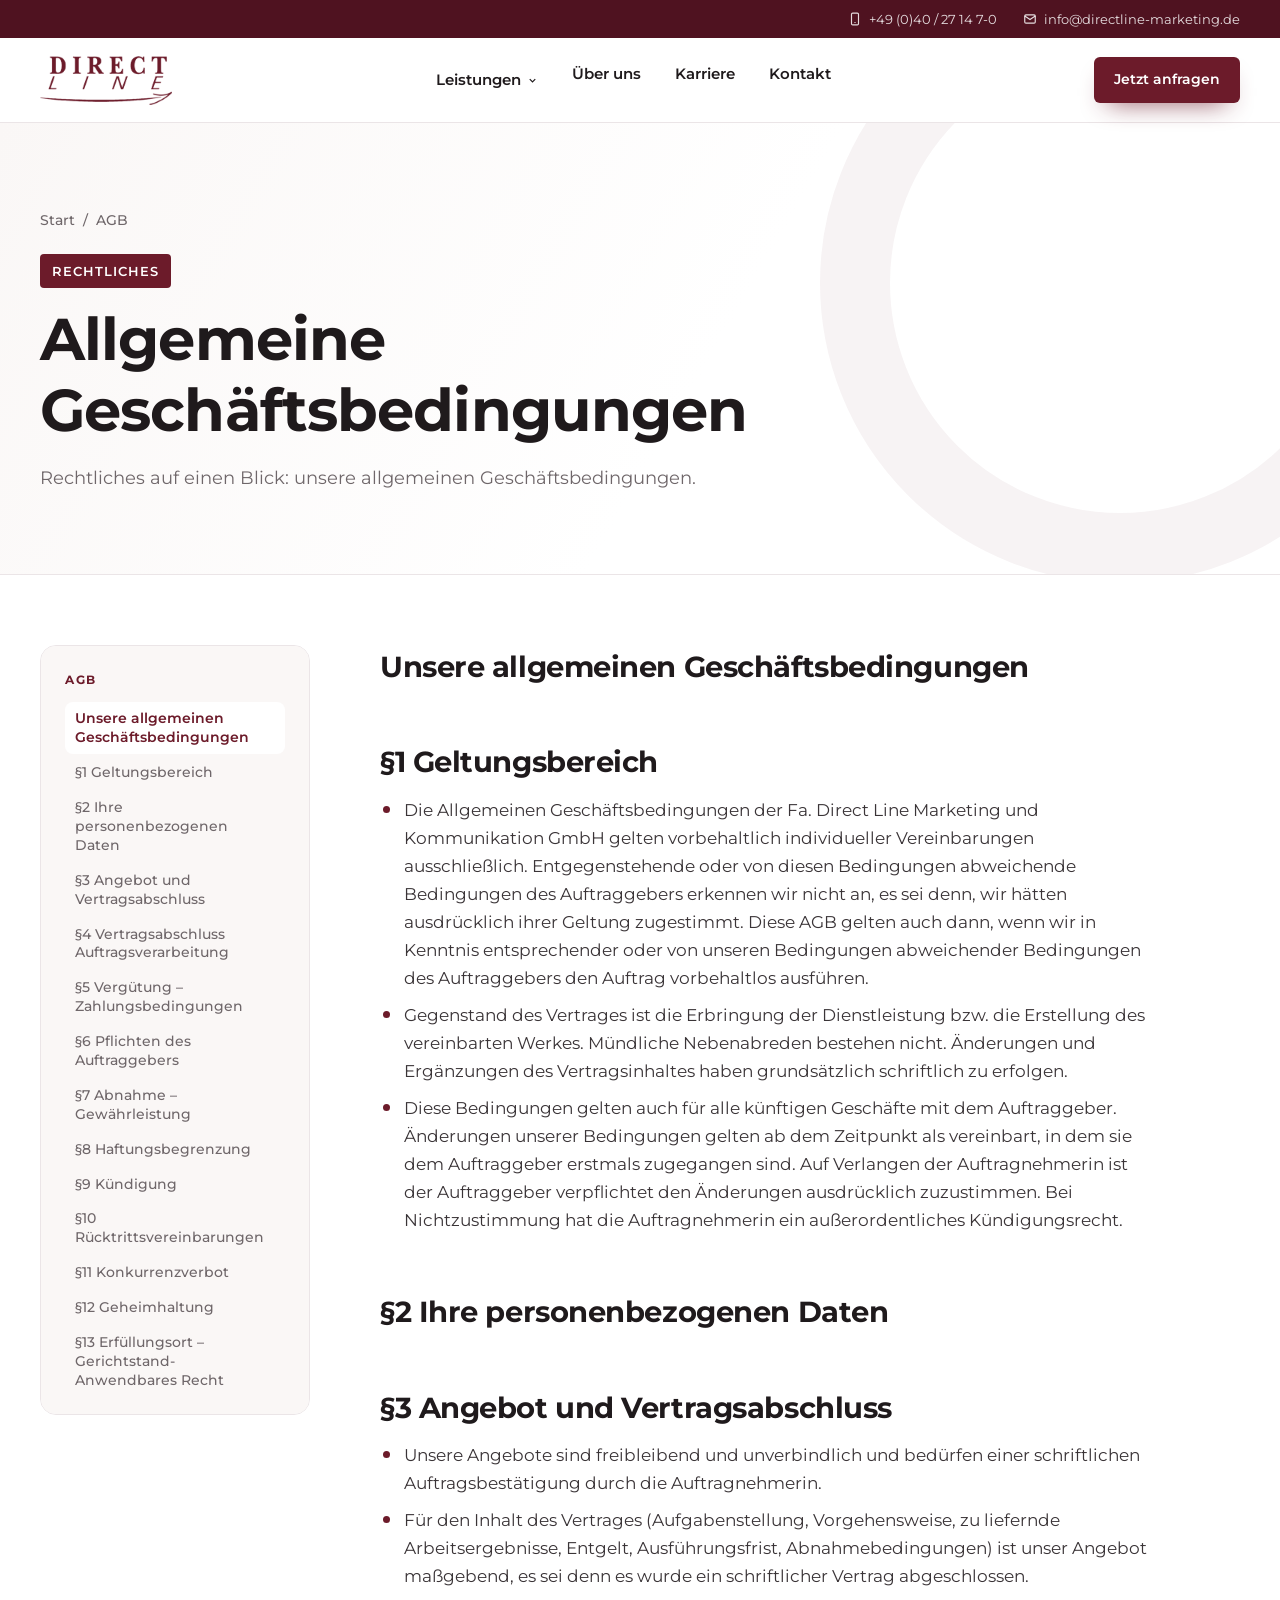
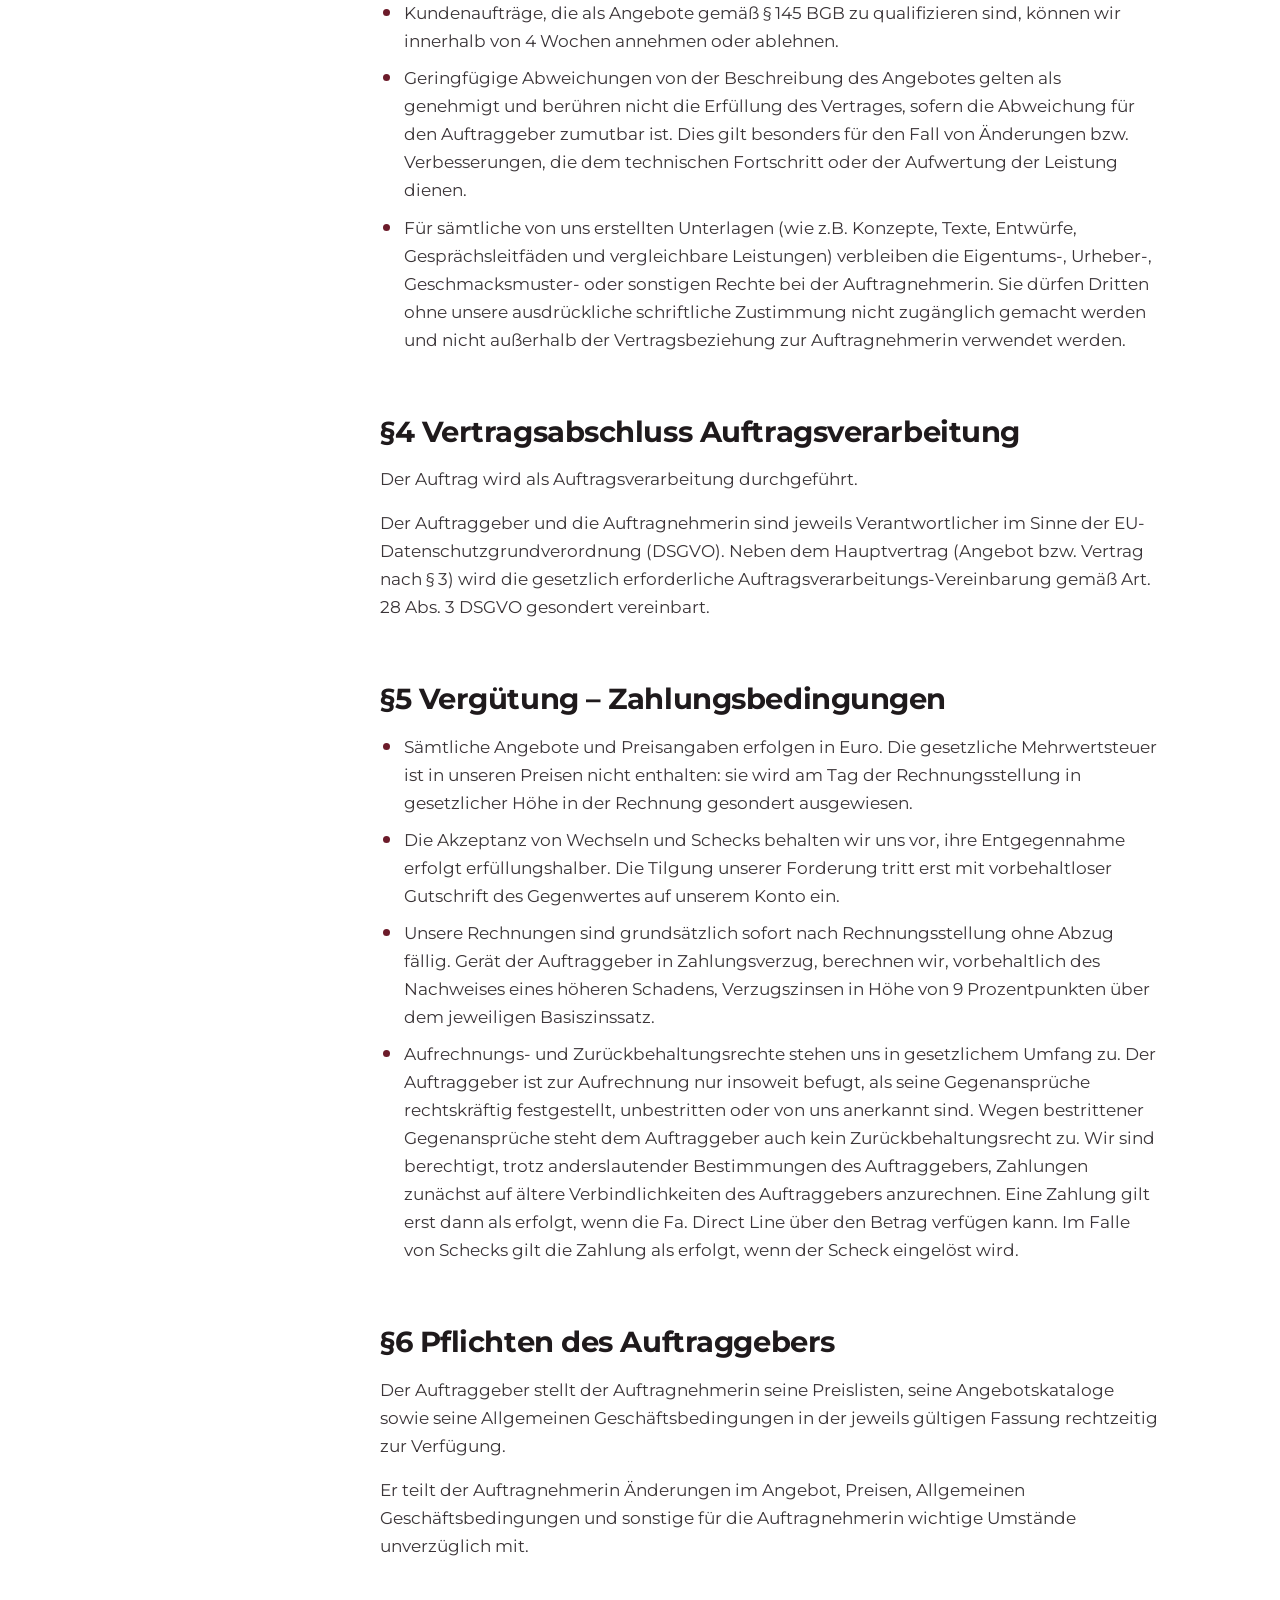
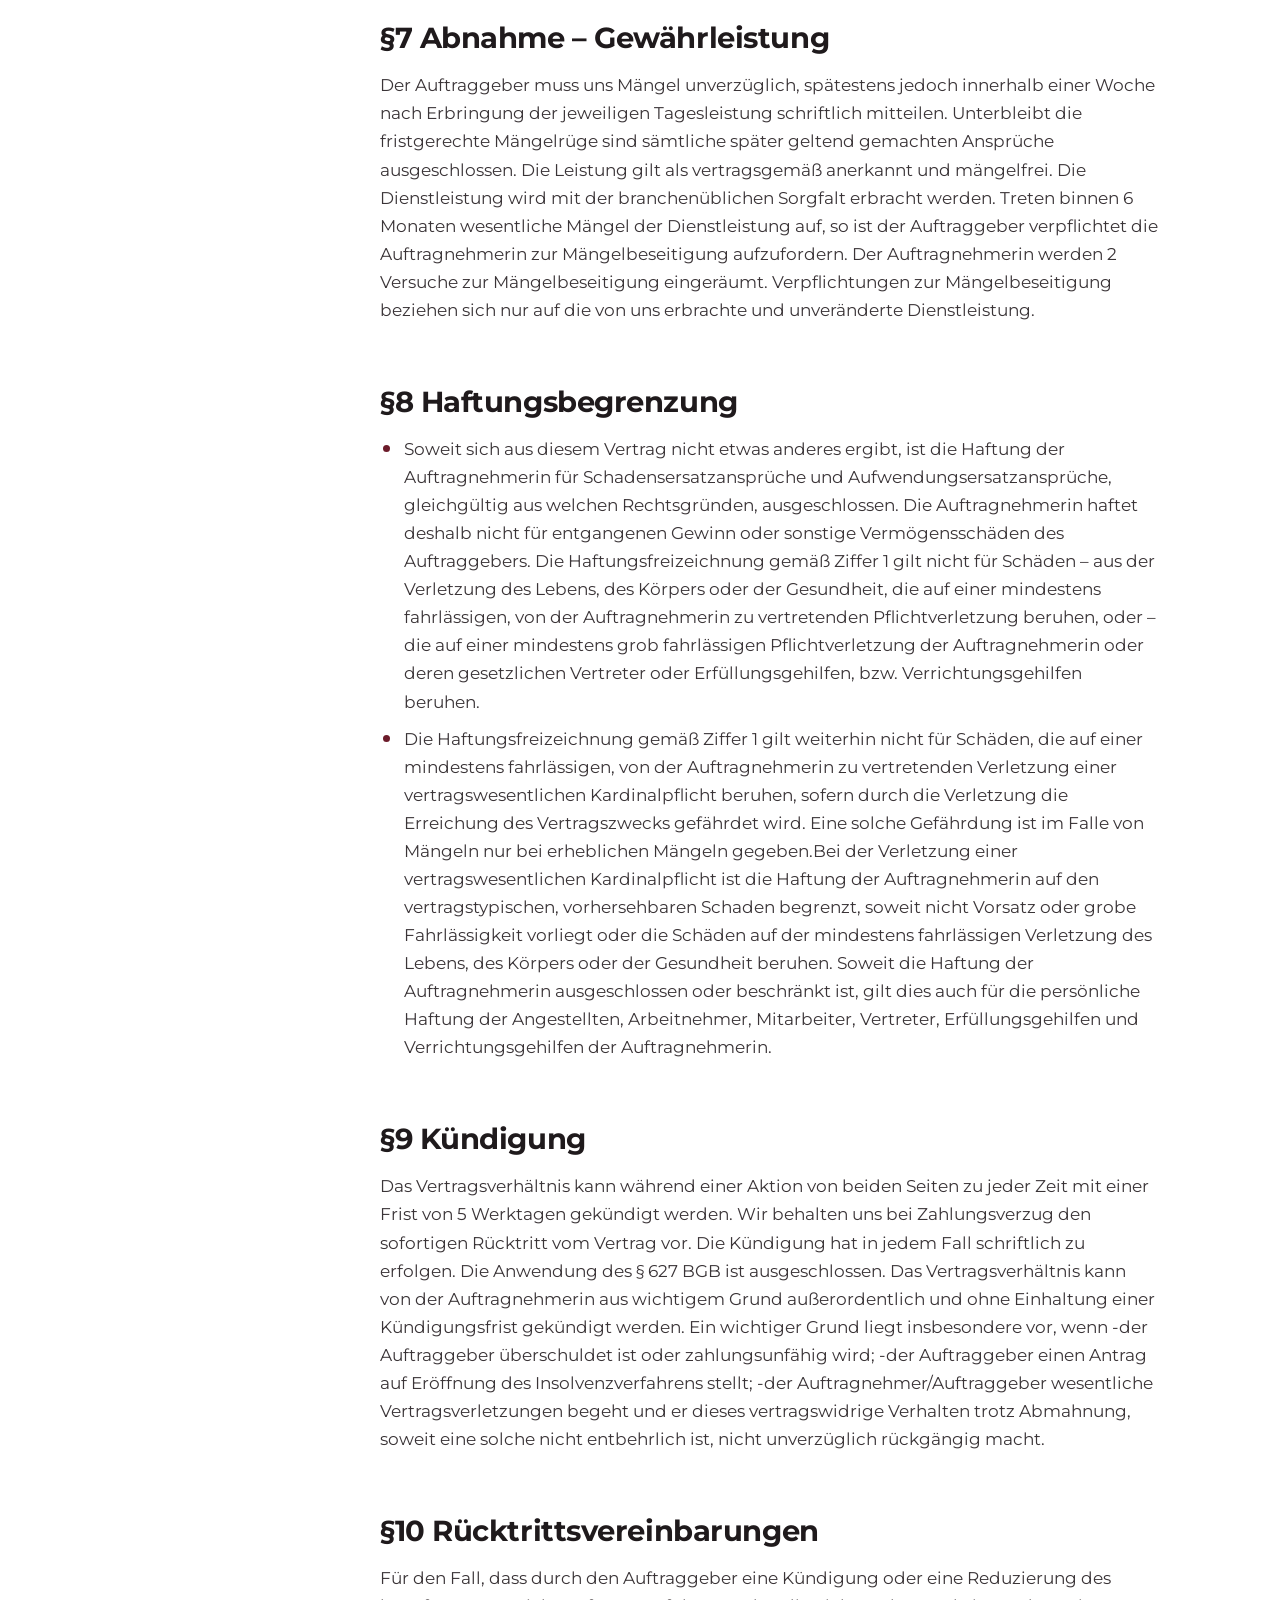
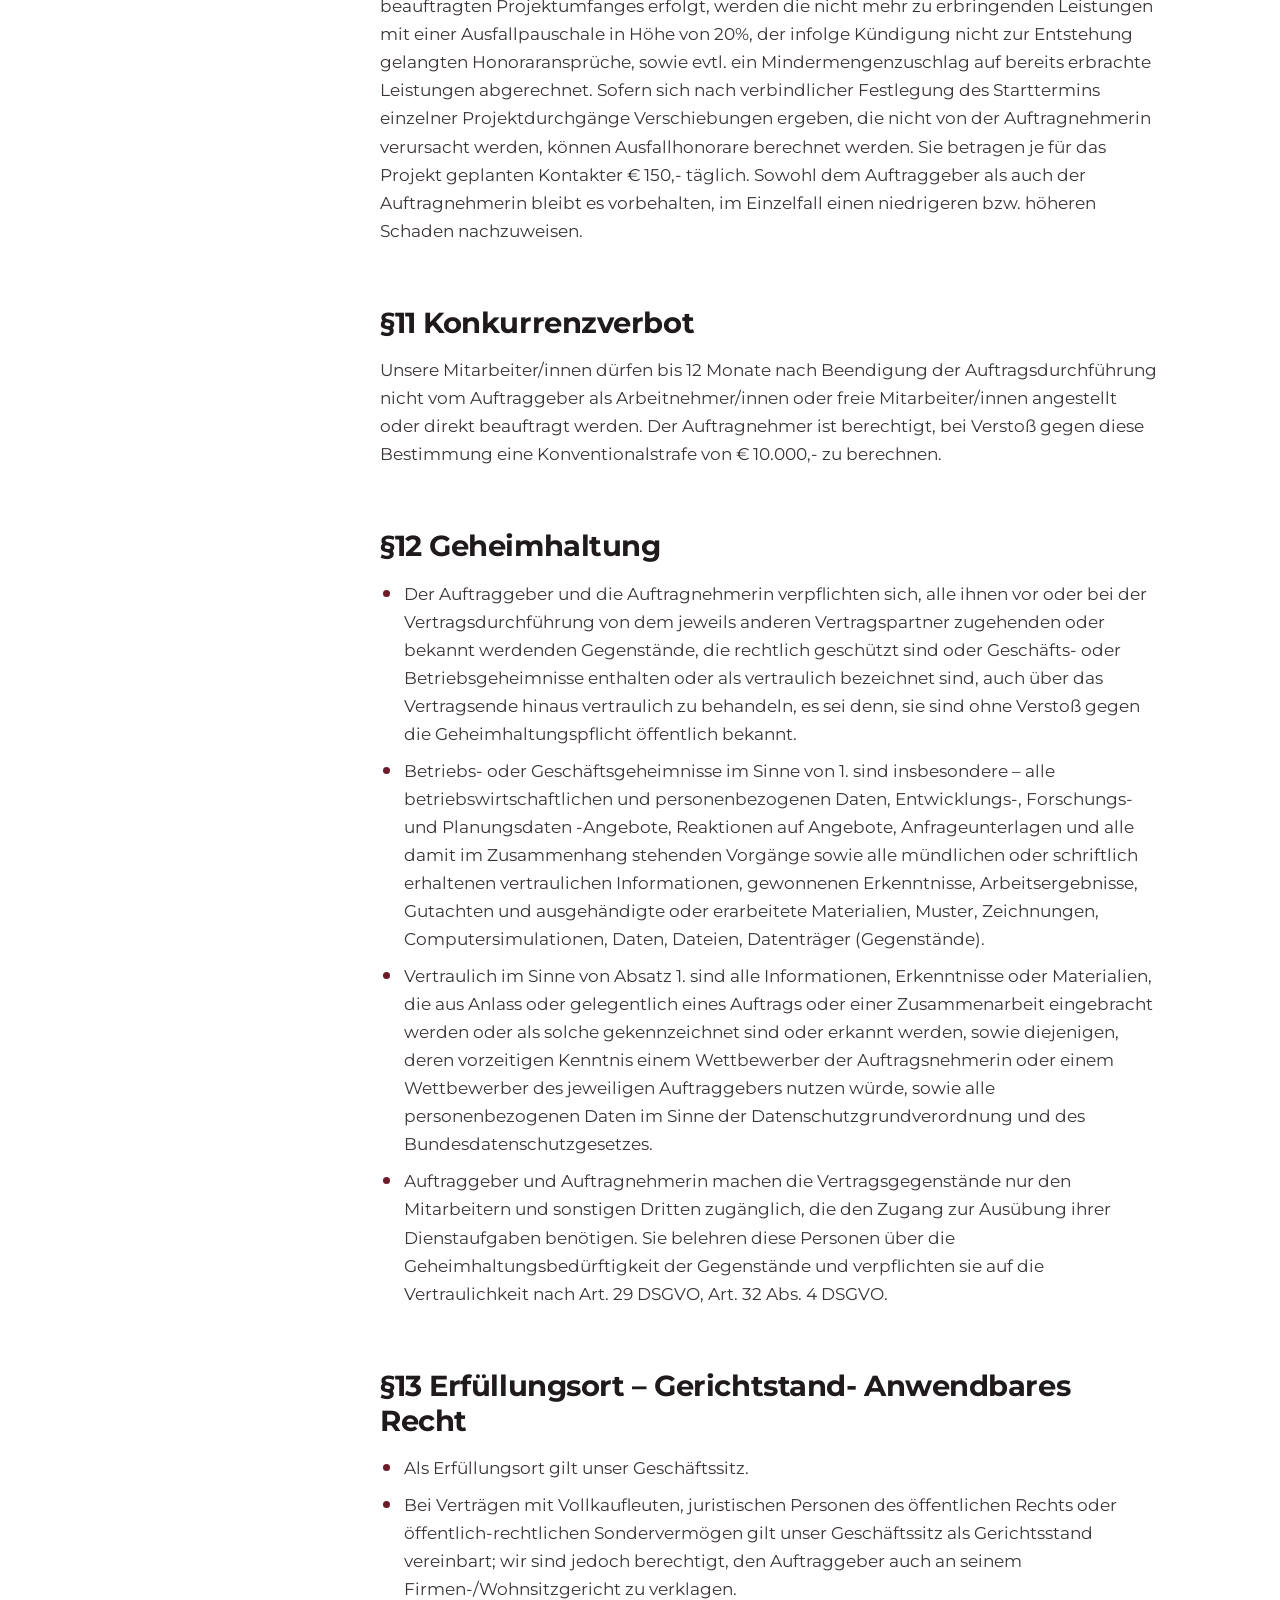
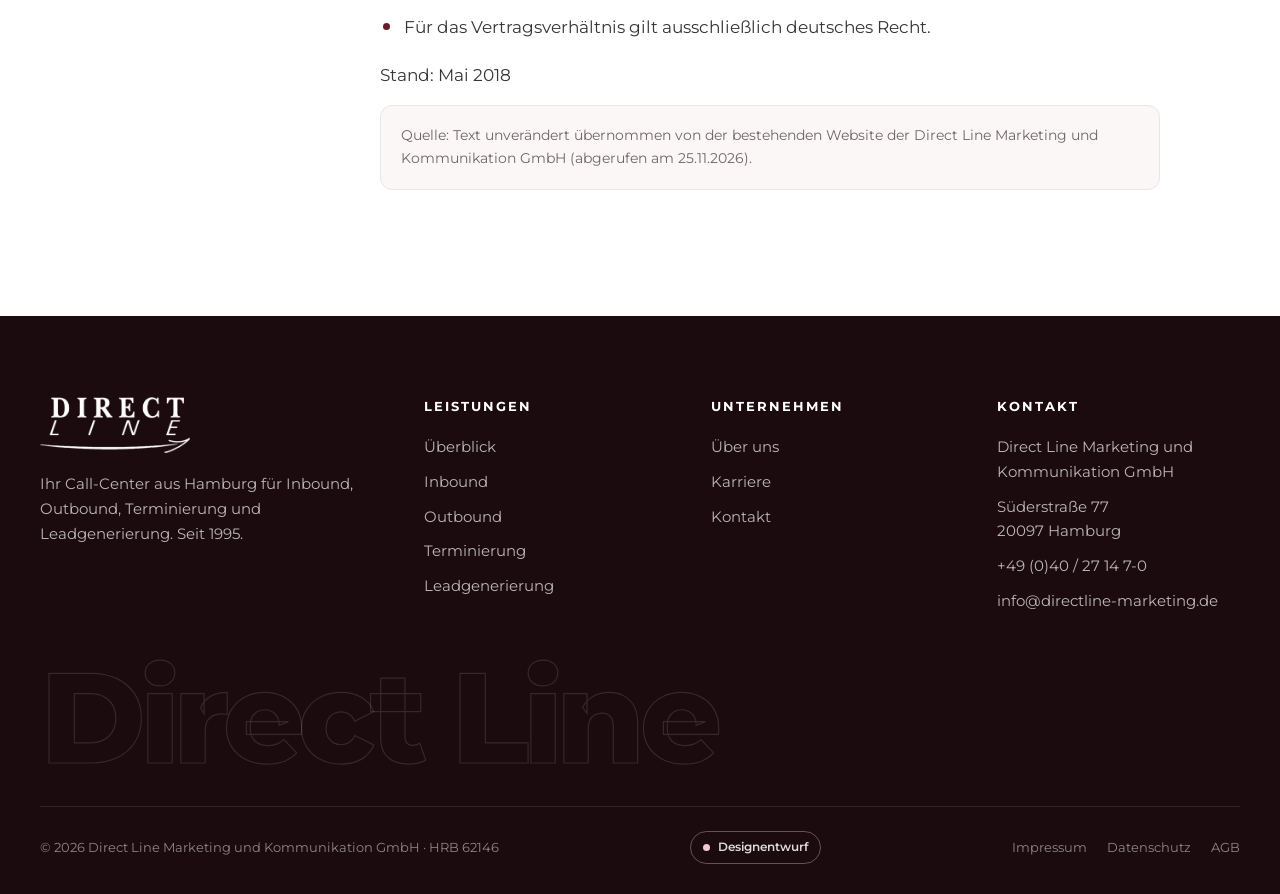
<file: directline-entwurf/agb/index.html>
<!DOCTYPE html>
<html lang="de">
<head>
<meta charset="utf-8">
<meta name="robots" content="noindex, nofollow">
<meta name="viewport" content="width=device-width, initial-scale=1">
<title>AGB · Direct Line</title>
<meta name="description" content="Allgemeine Geschäftsbedingungen der Direct Line Marketing und Kommunikation GmbH.">
<meta name="theme-color" content="#6c1b2a">
<link rel="icon" href="data:image/svg+xml,%3Csvg xmlns='http://www.w3.org/2000/svg' viewBox='0 0 64 64'%3E%3Crect width='64' height='64' rx='14' fill='%236c1b2a'/%3E%3Ctext x='32' y='42' font-family='Georgia,serif' font-size='30' font-weight='700' text-anchor='middle' fill='white'%3EDL%3C/text%3E%3C/svg%3E">
<link rel="preconnect" href="https://fonts.googleapis.com"><link rel="preconnect" href="https://fonts.gstatic.com" crossorigin>
<link href="https://fonts.googleapis.com/css2?family=Montserrat:ital,wght@0,400;0,500;0,600;0,700;0,800;1,500&display=swap" rel="stylesheet">
<link rel="stylesheet" href="../assets/style.css">
</head>
<body>
<a class="skip" href="#inhalt">Zum Inhalt springen</a>
<div class="topbar"><div class="wrap"><a href="tel:+494027147000"><svg width="14" height="14" viewBox="0 0 24 24" fill="none" stroke="currentColor" stroke-width="2"><rect x="6" y="2" width="12" height="20" rx="2"/><path d="M11 18h2"/></svg>+49 (0)40 / 27 14 7-0</a><a href="mailto:info@directline-marketing.de"><svg width="14" height="14" viewBox="0 0 24 24" fill="none" stroke="currentColor" stroke-width="2"><rect x="3" y="5" width="18" height="14" rx="2"/><path d="M3 7l9 6 9-6"/></svg><span class="mail-t">info@directline-marketing.de</span></a></div></div>
<header><div class="wrap nav">
<a class="logo" href="../" aria-label="Direct Line Startseite"><span class="lg" aria-hidden="true"></span></a>
<nav aria-label="Hauptnavigation"><ul class="menu" id="menu"><li class="has-drop"><a href="../leistungen/">Leistungen <svg class="chev" width="11" height="11" viewBox="0 0 24 24" fill="none" stroke="currentColor" stroke-width="2.6"><path d="M6 9l6 6 6-6"/></svg></a><ul class="drop"><li><a href="../leistungen/inbound/">Inbound<small>Service- und Bestell-Hotlines</small></a></li><li><a href="../leistungen/outbound/">Outbound<small>Vertrieb und Telemarketing</small></a></li><li><a href="../leistungen/terminierung/">Terminierung<small>Slimbound für Ihren Außendienst</small></a></li><li><a href="../leistungen/leadgenerierung/">Leadgenerierung<small>Leads und OPT-IN Adressen</small></a></li><li><a href="../leistungen/">Alle Leistungen<small>Überblick</small></a></li></ul><div class="mobile-sub"><a href="../leistungen/inbound/">Inbound</a><a href="../leistungen/outbound/">Outbound</a><a href="../leistungen/terminierung/">Terminierung</a><a href="../leistungen/leadgenerierung/">Leadgenerierung</a></div></li><li><a href="../ueber-uns/">Über uns</a></li><li><a href="../karriere/">Karriere</a></li><li><a href="../kontakt/">Kontakt</a></li></ul></nav>
<a class="btn btn-brand" href="../kontakt/">Jetzt anfragen</a>
<button class="burger" id="burger" aria-label="Menü öffnen" aria-expanded="false" aria-controls="menu"><svg width="26" height="26" viewBox="0 0 24 24" fill="none" stroke="currentColor" stroke-width="2"><path d="M4 7h16M4 12h16M4 17h16"/></svg></button>
</div></header>
<main id="inhalt"><section class="phero"><div class="wrap"><nav class="crumbs" aria-label="Brotkrumen"><a href="../">Start</a><span aria-hidden="true">/</span><span>AGB</span></nav><span class="label">Rechtliches</span><h1>Allgemeine Geschäftsbedingungen</h1><p class="lead">Rechtliches auf einen Blick: unsere allgemeinen Geschäftsbedingungen.</p></div></section><section style="padding-top:70px"><div class="wrap doc"><aside class="toc" aria-label="Inhaltsverzeichnis"><h4>AGB</h4><ol><li><a href="#unsere-allgemeinen-geschaeftsbedingungen">Unsere allgemeinen Geschäftsbedingungen</a></li><li><a href="#1-geltungsbereich">§1 Geltungsbereich</a></li><li><a href="#2-ihre-personenbezogenen-daten">§2 Ihre personenbezogenen Daten</a></li><li><a href="#3-angebot-und-vertragsabschluss">§3 Angebot und Vertragsabschluss</a></li><li><a href="#4-vertragsabschluss-auftragsverarbeitung">§4 Vertragsabschluss Auftragsverarbeitung</a></li><li><a href="#5-verguetung-zahlungsbedingungen">§5 Vergütung – Zahlungsbedingungen</a></li><li><a href="#6-pflichten-des-auftraggebers">§6 Pflichten des Auftraggebers</a></li><li><a href="#7-abnahme-gewaehrleistung">§7 Abnahme – Gewährleistung</a></li><li><a href="#8-haftungsbegrenzung">§8 Haftungsbegrenzung</a></li><li><a href="#9-kuendigung">§9 Kündigung</a></li><li><a href="#10-ruecktrittsvereinbarungen">§10 Rücktrittsvereinbarungen</a></li><li><a href="#11-konkurrenzverbot">§11 Konkurrenzverbot</a></li><li><a href="#12-geheimhaltung">§12 Geheimhaltung</a></li><li><a href="#13-erfuellungsort-gerichtstand-anwendbares-recht">§13 Erfüllungsort – Gerichtstand- Anwendbares Recht</a></li></ol></aside><article class="prose"><h2 id="unsere-allgemeinen-geschaeftsbedingungen">Unsere allgemeinen Geschäftsbedingungen</h2>
<h2 id="1-geltungsbereich">§1 Geltungsbereich</h2>
<ul>
<li>Die Allgemeinen Geschäftsbedingungen der Fa. Direct Line Marketing und Kommunikation GmbH gelten vorbehaltlich individueller Vereinbarungen ausschließlich. Entgegenstehende oder von diesen Bedingungen abweichende Bedingungen des Auftraggebers erkennen wir nicht an, es sei denn, wir hätten ausdrücklich ihrer Geltung zugestimmt. Diese AGB gelten auch dann, wenn wir in Kenntnis entsprechender oder von unseren Bedingungen abweichender Bedingungen des Auftraggebers den Auftrag vorbehaltlos ausführen.</li>
<li>Gegenstand des Vertrages ist die Erbringung der Dienstleistung bzw. die Erstellung des vereinbarten Werkes. Mündliche Nebenabreden bestehen nicht. Änderungen und Ergänzungen des Vertragsinhaltes haben grundsätzlich schriftlich zu erfolgen.</li>
<li>Diese Bedingungen gelten auch für alle künftigen Geschäfte mit dem Auftraggeber. Änderungen unserer Bedingungen gelten ab dem Zeitpunkt als vereinbart, in dem sie dem Auftraggeber erstmals zugegangen sind. Auf Verlangen der Auftragnehmerin ist der Auftraggeber verpflichtet den Änderungen ausdrücklich zuzustimmen. Bei Nichtzustimmung hat die Auftragnehmerin ein außerordentliches Kündigungsrecht.</li>
</ul>
<h2 id="2-ihre-personenbezogenen-daten">§2 Ihre personenbezogenen Daten</h2>
<h2 id="3-angebot-und-vertragsabschluss">§3 Angebot und Vertragsabschluss</h2>
<ul>
<li>Unsere Angebote sind freibleibend und unverbindlich und bedürfen einer schriftlichen Auftragsbestätigung durch die Auftragnehmerin.</li>
<li>Für den Inhalt des Vertrages (Aufgabenstellung, Vorgehensweise, zu liefernde Arbeitsergebnisse, Entgelt, Ausführungsfrist, Abnahmebedingungen) ist unser Angebot maßgebend, es sei denn es wurde ein schriftlicher Vertrag abgeschlossen.</li>
<li>Kundenaufträge, die als Angebote gemäß § 145 BGB zu qualifizieren sind, können wir innerhalb von 4 Wochen annehmen oder ablehnen.</li>
<li>Geringfügige Abweichungen von der Beschreibung des Angebotes gelten als genehmigt und berühren nicht die Erfüllung des Vertrages, sofern die Abweichung für den Auftraggeber zumutbar ist. Dies gilt besonders für den Fall von Änderungen bzw. Verbesserungen, die dem technischen Fortschritt oder der Aufwertung der Leistung dienen.</li>
<li>Für sämtliche von uns erstellten Unterlagen (wie z.B. Konzepte, Texte, Entwürfe, Gesprächsleitfäden und vergleichbare Leistungen) verbleiben die Eigentums-, Urheber-, Geschmacksmuster- oder sonstigen Rechte bei der Auftragnehmerin. Sie dürfen Dritten ohne unsere ausdrückliche schriftliche Zustimmung nicht zugänglich gemacht werden und nicht außerhalb der Vertragsbeziehung zur Auftragnehmerin verwendet werden.</li>
</ul>
<h2 id="4-vertragsabschluss-auftragsverarbeitung">§4 Vertragsabschluss Auftragsverarbeitung</h2>
<p>Der Auftrag wird als Auftragsverarbeitung durchgeführt.</p>
<p>Der Auftraggeber und die Auftragnehmerin sind jeweils Verantwortlicher im Sinne der EU-Datenschutzgrundverordnung (DSGVO). Neben dem Hauptvertrag (Angebot bzw. Vertrag nach § 3) wird die gesetzlich erforderliche Auftragsverarbeitungs-Vereinbarung gemäß Art. 28 Abs. 3 DSGVO gesondert vereinbart.</p>
<h2 id="5-verguetung-zahlungsbedingungen">§5 Vergütung – Zahlungsbedingungen</h2>
<ul>
<li>Sämtliche Angebote und Preisangaben erfolgen in Euro. Die gesetzliche Mehrwertsteuer ist in unseren Preisen nicht enthalten: sie wird am Tag der Rechnungsstellung in gesetzlicher Höhe in der Rechnung gesondert ausgewiesen.</li>
<li>Die Akzeptanz von Wechseln und Schecks behalten wir uns vor, ihre Entgegennahme erfolgt erfüllungshalber. Die Tilgung unserer Forderung tritt erst mit vorbehaltloser Gutschrift des Gegenwertes auf unserem Konto ein.</li>
<li>Unsere Rechnungen sind grundsätzlich sofort nach Rechnungsstellung ohne Abzug fällig. Gerät der Auftraggeber in Zahlungsverzug, berechnen wir, vorbehaltlich des Nachweises eines höheren Schadens, Verzugszinsen in Höhe von 9 Prozentpunkten über dem jeweiligen Basiszinssatz.</li>
<li>Aufrechnungs- und Zurückbehaltungsrechte stehen uns in gesetzlichem Umfang zu. Der Auftraggeber ist zur Aufrechnung nur insoweit befugt, als seine Gegenansprüche rechtskräftig festgestellt, unbestritten oder von uns anerkannt sind. Wegen bestrittener Gegenansprüche steht dem Auftraggeber auch kein Zurückbehaltungsrecht zu. Wir sind berechtigt, trotz anderslautender Bestimmungen des Auftraggebers, Zahlungen zunächst auf ältere Verbindlichkeiten des Auftraggebers anzurechnen. Eine Zahlung gilt erst dann als erfolgt, wenn die Fa. Direct Line über den Betrag verfügen kann. Im Falle von Schecks gilt die Zahlung als erfolgt, wenn der Scheck eingelöst wird.</li>
</ul>
<h2 id="6-pflichten-des-auftraggebers">§6 Pflichten des Auftraggebers</h2>
<p>Der Auftraggeber stellt der Auftragnehmerin seine Preislisten, seine Angebotskataloge sowie seine Allgemeinen Geschäftsbedingungen in der jeweils gültigen Fassung rechtzeitig zur Verfügung.</p>
<p>Er teilt der Auftragnehmerin Änderungen im Angebot, Preisen, Allgemeinen Geschäftsbedingungen und sonstige für die Auftragnehmerin wichtige Umstände unverzüglich mit.</p>
<h2 id="7-abnahme-gewaehrleistung">§7 Abnahme – Gewährleistung</h2>
<p>Der Auftraggeber muss uns Mängel unverzüglich, spätestens jedoch innerhalb einer Woche nach Erbringung der jeweiligen Tagesleistung schriftlich mitteilen. Unterbleibt die fristgerechte Mängelrüge sind sämtliche später geltend gemachten Ansprüche ausgeschlossen. Die Leistung gilt als vertragsgemäß anerkannt und mängelfrei. Die Dienstleistung wird mit der branchenüblichen Sorgfalt erbracht werden. Treten binnen 6 Monaten wesentliche Mängel der Dienstleistung auf, so ist der Auftraggeber verpflichtet die Auftragnehmerin zur Mängelbeseitigung aufzufordern. Der Auftragnehmerin werden 2 Versuche zur Mängelbeseitigung eingeräumt. Verpflichtungen zur Mängelbeseitigung beziehen sich nur auf die von uns erbrachte und unveränderte Dienstleistung.</p>
<h2 id="8-haftungsbegrenzung">§8 Haftungsbegrenzung</h2>
<ul>
<li>Soweit sich aus diesem Vertrag nicht etwas anderes ergibt, ist die Haftung der Auftragnehmerin für Schadensersatzansprüche und Aufwendungsersatzansprüche, gleichgültig aus welchen Rechtsgründen, ausgeschlossen. Die Auftragnehmerin haftet deshalb nicht für entgangenen Gewinn oder sonstige Vermögensschäden des Auftraggebers. Die Haftungsfreizeichnung gemäß Ziffer 1 gilt nicht für Schäden – aus der Verletzung des Lebens, des Körpers oder der Gesundheit, die auf einer mindestens fahrlässigen, von der Auftragnehmerin zu vertretenden Pflichtverletzung beruhen, oder – die auf einer mindestens grob fahrlässigen Pflichtverletzung der Auftragnehmerin oder deren gesetzlichen Vertreter oder Erfüllungsgehilfen, bzw. Verrichtungsgehilfen beruhen.</li>
<li>Die Haftungsfreizeichnung gemäß Ziffer 1 gilt weiterhin nicht für Schäden, die auf einer mindestens fahrlässigen, von der Auftragnehmerin zu vertretenden Verletzung einer vertragswesentlichen Kardinalpflicht beruhen, sofern durch die Verletzung die Erreichung des Vertragszwecks gefährdet wird. Eine solche Gefährdung ist im Falle von Mängeln nur bei erheblichen Mängeln gegeben.Bei der Verletzung einer vertragswesentlichen Kardinalpflicht ist die Haftung der Auftragnehmerin auf den vertragstypischen, vorhersehbaren Schaden begrenzt, soweit nicht Vorsatz oder grobe Fahrlässigkeit vorliegt oder die Schäden auf der mindestens fahrlässigen Verletzung des Lebens, des Körpers oder der Gesundheit beruhen. Soweit die Haftung der Auftragnehmerin ausgeschlossen oder beschränkt ist, gilt dies auch für die persönliche Haftung der Angestellten, Arbeitnehmer, Mitarbeiter, Vertreter, Erfüllungsgehilfen und Verrichtungsgehilfen der Auftragnehmerin.</li>
</ul>
<h2 id="9-kuendigung">§9 Kündigung</h2>
<p>Das Vertragsverhältnis kann während einer Aktion von beiden Seiten zu jeder Zeit mit einer Frist von 5 Werktagen gekündigt werden. Wir behalten uns bei Zahlungsverzug den sofortigen Rücktritt vom Vertrag vor. Die Kündigung hat in jedem Fall schriftlich zu erfolgen. Die Anwendung des § 627 BGB ist ausgeschlossen. Das Vertragsverhältnis kann von der Auftragnehmerin aus wichtigem Grund außerordentlich und ohne Einhaltung einer Kündigungsfrist gekündigt werden. Ein wichtiger Grund liegt insbesondere vor, wenn -der Auftraggeber überschuldet ist oder zahlungsunfähig wird; -der Auftraggeber einen Antrag auf Eröffnung des Insolvenzverfahrens stellt; -der Auftragnehmer/Auftraggeber wesentliche Vertragsverletzungen begeht und er dieses vertragswidrige Verhalten trotz Abmahnung, soweit eine solche nicht entbehrlich ist, nicht unverzüglich rückgängig macht.</p>
<h2 id="10-ruecktrittsvereinbarungen">§10 Rücktrittsvereinbarungen</h2>
<p>Für den Fall, dass durch den Auftraggeber eine Kündigung oder eine Reduzierung des beauftragten Projektumfanges erfolgt, werden die nicht mehr zu erbringenden Leistungen mit einer Ausfallpauschale in Höhe von 20%, der infolge Kündigung nicht zur Entstehung gelangten Honoraransprüche, sowie evtl. ein Mindermengenzuschlag auf bereits erbrachte Leistungen abgerechnet. Sofern sich nach verbindlicher Festlegung des Starttermins einzelner Projektdurchgänge Verschiebungen ergeben, die nicht von der Auftragnehmerin verursacht werden, können Ausfallhonorare berechnet werden. Sie betragen je für das Projekt geplanten Kontakter € 150,- täglich. Sowohl dem Auftraggeber als auch der Auftragnehmerin bleibt es vorbehalten, im Einzelfall einen niedrigeren bzw. höheren Schaden nachzuweisen.</p>
<h2 id="11-konkurrenzverbot">§11 Konkurrenzverbot</h2>
<p>Unsere Mitarbeiter/innen dürfen bis 12 Monate nach Beendigung der Auftragsdurchführung nicht vom Auftraggeber als Arbeitnehmer/innen oder freie Mitarbeiter/innen angestellt oder direkt beauftragt werden. Der Auftragnehmer ist berechtigt, bei Verstoß gegen diese Bestimmung eine Konventionalstrafe von € 10.000,- zu berechnen.</p>
<h2 id="12-geheimhaltung">§12 Geheimhaltung</h2>
<ul>
<li>Der Auftraggeber und die Auftragnehmerin verpflichten sich, alle ihnen vor oder bei der Vertragsdurchführung von dem jeweils anderen Vertragspartner zugehenden oder bekannt werdenden Gegenstände, die rechtlich geschützt sind oder Geschäfts- oder Betriebsgeheimnisse enthalten oder als vertraulich bezeichnet sind, auch über das Vertragsende hinaus vertraulich zu behandeln, es sei denn, sie sind ohne Verstoß gegen die Geheimhaltungspflicht öffentlich bekannt.</li>
<li>Betriebs- oder Geschäftsgeheimnisse im Sinne von 1. sind insbesondere – alle betriebswirtschaftlichen und personenbezogenen Daten, Entwicklungs-, Forschungs- und Planungsdaten -Angebote, Reaktionen auf Angebote, Anfrageunterlagen und alle damit im Zusammenhang stehenden Vorgänge sowie alle mündlichen oder schriftlich erhaltenen vertraulichen Informationen, gewonnenen Erkenntnisse, Arbeitsergebnisse, Gutachten und ausgehändigte oder erarbeitete Materialien, Muster, Zeichnungen, Computersimulationen, Daten, Dateien, Datenträger (Gegenstände).</li>
<li>Vertraulich im Sinne von Absatz 1. sind alle Informationen, Erkenntnisse oder Materialien, die aus Anlass oder gelegentlich eines Auftrags oder einer Zusammenarbeit eingebracht werden oder als solche gekennzeichnet sind oder erkannt werden, sowie diejenigen, deren vorzeitigen Kenntnis einem Wettbewerber der Auftragsnehmerin oder einem Wettbewerber des jeweiligen Auftraggebers nutzen würde, sowie alle personenbezogenen Daten im Sinne der Datenschutzgrundverordnung und des Bundesdatenschutzgesetzes.</li>
<li>Auftraggeber und Auftragnehmerin machen die Vertragsgegenstände nur den Mitarbeitern und sonstigen Dritten zugänglich, die den Zugang zur Ausübung ihrer Dienstaufgaben benötigen. Sie belehren diese Personen über die Geheimhaltungsbedürftigkeit der Gegenstände und verpflichten sie auf die Vertraulichkeit nach Art. 29 DSGVO, Art. 32 Abs. 4 DSGVO.</li>
</ul>
<h2 id="13-erfuellungsort-gerichtstand-anwendbares-recht">§13 Erfüllungsort – Gerichtstand- Anwendbares Recht</h2>
<ul>
<li>Als Erfüllungsort gilt unser Geschäftssitz.</li>
<li>Bei Verträgen mit Vollkaufleuten, juristischen Personen des öffentlichen Rechts oder öffentlich-rechtlichen Sondervermögen gilt unser Geschäftssitz als Gerichtsstand vereinbart; wir sind jedoch berechtigt, den Auftraggeber auch an seinem Firmen-/Wohnsitzgericht zu verklagen.</li>
<li>Für das Vertragsverhältnis gilt ausschließlich deutsches Recht.</li>
</ul>
<p>Stand: Mai 2018</p><p class="source">Quelle: Text unverändert übernommen von der bestehenden Website der Direct Line Marketing und Kommunikation GmbH (abgerufen am 25.11.2026).</p></article></div></section></main>
<footer class="site"><div class="wrap">
<div class="f-top">
<div><span class="lgw" aria-hidden="true"></span><p style="max-width:34ch">Ihr Call-Center aus Hamburg für Inbound, Outbound, Terminierung und Leadgenerierung. Seit 1995.</p></div>
<div><h4>Leistungen</h4><ul><li><a href="../leistungen/">Überblick</a></li><li><a href="../leistungen/inbound/">Inbound</a></li><li><a href="../leistungen/outbound/">Outbound</a></li><li><a href="../leistungen/terminierung/">Terminierung</a></li><li><a href="../leistungen/leadgenerierung/">Leadgenerierung</a></li></ul></div>
<div><h4>Unternehmen</h4><ul><li><a href="../ueber-uns/">Über uns</a></li><li><a href="../karriere/">Karriere</a></li><li><a href="../kontakt/">Kontakt</a></li></ul></div>
<div><h4>Kontakt</h4><ul><li>Direct Line Marketing und<br>Kommunikation GmbH</li><li>Süderstraße 77<br>20097 Hamburg</li><li><a href="tel:+494027147000">+49 (0)40 / 27 14 7-0</a></li><li><a href="mailto:info@directline-marketing.de">info@directline-marketing.de</a></li></ul></div>
</div>
<div class="f-big" aria-hidden="true">Direct Line</div>
<div class="f-bot"><span>© <span id="year">2026</span> Direct Line Marketing und Kommunikation GmbH · HRB 62146</span><span class="draft">Designentwurf</span><nav aria-label="Rechtliches"><a href="../impressum/">Impressum</a><a href="../datenschutz/">Datenschutz</a><a href="../agb/">AGB</a></nav></div>
</div></footer>
<button class="totop" id="totop" aria-label="Nach oben"><svg width="20" height="20" viewBox="0 0 24 24" fill="none" stroke="currentColor" stroke-width="2"><path d="M6 15l6-6 6 6"/></svg></button>
<script src="../assets/app.js" defer></script>
</body></html>
</file>
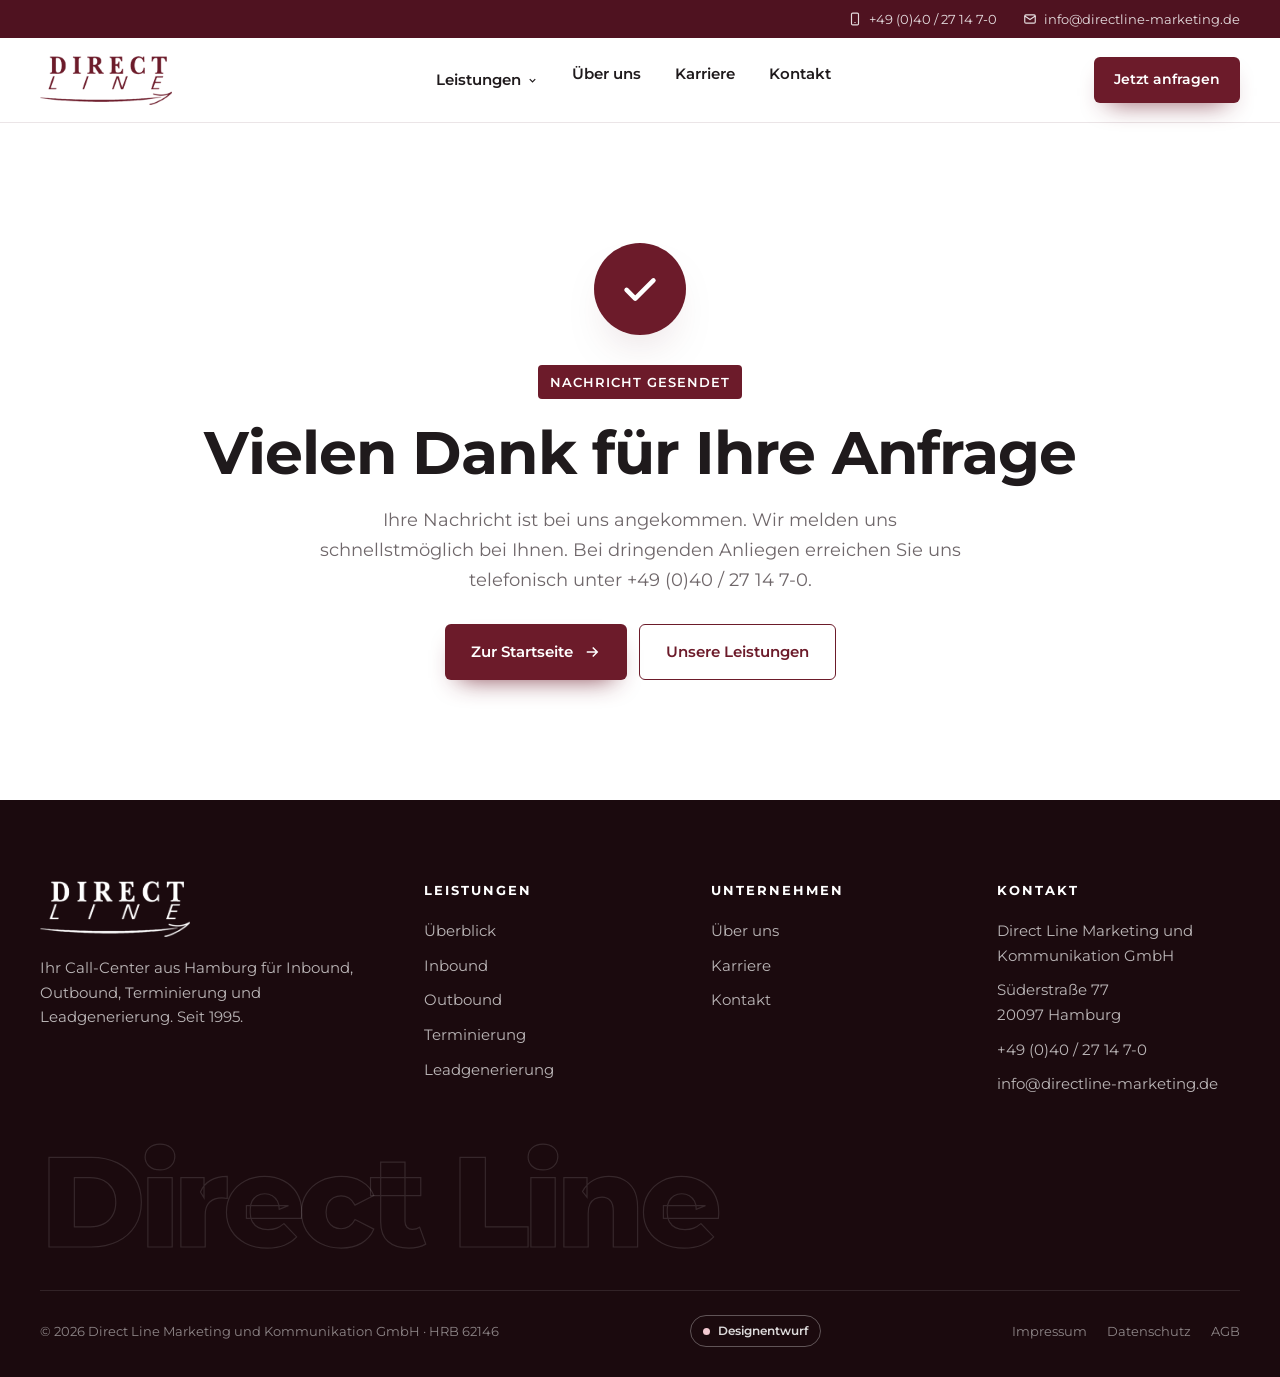
<file: directline-entwurf/danke/index.html>
<!DOCTYPE html>
<html lang="de">
<head>
<meta charset="utf-8">
<meta name="robots" content="noindex, nofollow">
<meta name="viewport" content="width=device-width, initial-scale=1">
<title>Vielen Dank · Direct Line</title>
<meta name="description" content="Vielen Dank für Ihre Nachricht an Direct Line.">
<meta name="theme-color" content="#6c1b2a">
<link rel="icon" href="data:image/svg+xml,%3Csvg xmlns='http://www.w3.org/2000/svg' viewBox='0 0 64 64'%3E%3Crect width='64' height='64' rx='14' fill='%236c1b2a'/%3E%3Ctext x='32' y='42' font-family='Georgia,serif' font-size='30' font-weight='700' text-anchor='middle' fill='white'%3EDL%3C/text%3E%3C/svg%3E">
<link rel="preconnect" href="https://fonts.googleapis.com"><link rel="preconnect" href="https://fonts.gstatic.com" crossorigin>
<link href="https://fonts.googleapis.com/css2?family=Montserrat:ital,wght@0,400;0,500;0,600;0,700;0,800;1,500&display=swap" rel="stylesheet">
<link rel="stylesheet" href="../assets/style.css">
</head>
<body>
<a class="skip" href="#inhalt">Zum Inhalt springen</a>
<div class="topbar"><div class="wrap"><a href="tel:+494027147000"><svg width="14" height="14" viewBox="0 0 24 24" fill="none" stroke="currentColor" stroke-width="2"><rect x="6" y="2" width="12" height="20" rx="2"/><path d="M11 18h2"/></svg>+49 (0)40 / 27 14 7-0</a><a href="mailto:info@directline-marketing.de"><svg width="14" height="14" viewBox="0 0 24 24" fill="none" stroke="currentColor" stroke-width="2"><rect x="3" y="5" width="18" height="14" rx="2"/><path d="M3 7l9 6 9-6"/></svg><span class="mail-t">info@directline-marketing.de</span></a></div></div>
<header><div class="wrap nav">
<a class="logo" href="../" aria-label="Direct Line Startseite"><span class="lg" aria-hidden="true"></span></a>
<nav aria-label="Hauptnavigation"><ul class="menu" id="menu"><li class="has-drop"><a href="../leistungen/">Leistungen <svg class="chev" width="11" height="11" viewBox="0 0 24 24" fill="none" stroke="currentColor" stroke-width="2.6"><path d="M6 9l6 6 6-6"/></svg></a><ul class="drop"><li><a href="../leistungen/inbound/">Inbound<small>Service- und Bestell-Hotlines</small></a></li><li><a href="../leistungen/outbound/">Outbound<small>Vertrieb und Telemarketing</small></a></li><li><a href="../leistungen/terminierung/">Terminierung<small>Slimbound für Ihren Außendienst</small></a></li><li><a href="../leistungen/leadgenerierung/">Leadgenerierung<small>Leads und OPT-IN Adressen</small></a></li><li><a href="../leistungen/">Alle Leistungen<small>Überblick</small></a></li></ul><div class="mobile-sub"><a href="../leistungen/inbound/">Inbound</a><a href="../leistungen/outbound/">Outbound</a><a href="../leistungen/terminierung/">Terminierung</a><a href="../leistungen/leadgenerierung/">Leadgenerierung</a></div></li><li><a href="../ueber-uns/">Über uns</a></li><li><a href="../karriere/">Karriere</a></li><li><a href="../kontakt/">Kontakt</a></li></ul></nav>
<a class="btn btn-brand" href="../kontakt/">Jetzt anfragen</a>
<button class="burger" id="burger" aria-label="Menü öffnen" aria-expanded="false" aria-controls="menu"><svg width="26" height="26" viewBox="0 0 24 24" fill="none" stroke="currentColor" stroke-width="2"><path d="M4 7h16M4 12h16M4 17h16"/></svg></button>
</div></header>
<main id="inhalt"><section class="thanks"><div class="wrap"><div class="tick"><svg width="46" height="46" viewBox="0 0 24 24" fill="none" stroke="white" stroke-width="2.4" stroke-linecap="round" stroke-linejoin="round"><path d="M5 12.5l4.5 4.5L19 7.5"/></svg></div>
<span class="label">Nachricht gesendet</span><h1 style="margin-top:18px">Vielen Dank für Ihre Anfrage</h1><p>Ihre Nachricht ist bei uns angekommen. Wir melden uns schnellstmöglich bei Ihnen. Bei dringenden Anliegen erreichen Sie uns telefonisch unter +49 (0)40 / 27 14 7-0.</p>
<div class="acts"><a class="btn btn-brand" href="../">Zur Startseite <svg width="18" height="18" viewBox="0 0 24 24" fill="none" stroke="currentColor" stroke-width="2"><path d="M5 12h14M13 6l6 6-6 6"/></svg></a><a class="btn btn-o" href="../leistungen/">Unsere Leistungen</a></div></div></section></main>
<footer class="site"><div class="wrap">
<div class="f-top">
<div><span class="lgw" aria-hidden="true"></span><p style="max-width:34ch">Ihr Call-Center aus Hamburg für Inbound, Outbound, Terminierung und Leadgenerierung. Seit 1995.</p></div>
<div><h4>Leistungen</h4><ul><li><a href="../leistungen/">Überblick</a></li><li><a href="../leistungen/inbound/">Inbound</a></li><li><a href="../leistungen/outbound/">Outbound</a></li><li><a href="../leistungen/terminierung/">Terminierung</a></li><li><a href="../leistungen/leadgenerierung/">Leadgenerierung</a></li></ul></div>
<div><h4>Unternehmen</h4><ul><li><a href="../ueber-uns/">Über uns</a></li><li><a href="../karriere/">Karriere</a></li><li><a href="../kontakt/">Kontakt</a></li></ul></div>
<div><h4>Kontakt</h4><ul><li>Direct Line Marketing und<br>Kommunikation GmbH</li><li>Süderstraße 77<br>20097 Hamburg</li><li><a href="tel:+494027147000">+49 (0)40 / 27 14 7-0</a></li><li><a href="mailto:info@directline-marketing.de">info@directline-marketing.de</a></li></ul></div>
</div>
<div class="f-big" aria-hidden="true">Direct Line</div>
<div class="f-bot"><span>© <span id="year">2026</span> Direct Line Marketing und Kommunikation GmbH · HRB 62146</span><span class="draft">Designentwurf</span><nav aria-label="Rechtliches"><a href="../impressum/">Impressum</a><a href="../datenschutz/">Datenschutz</a><a href="../agb/">AGB</a></nav></div>
</div></footer>
<button class="totop" id="totop" aria-label="Nach oben"><svg width="20" height="20" viewBox="0 0 24 24" fill="none" stroke="currentColor" stroke-width="2"><path d="M6 15l6-6 6 6"/></svg></button>
<script src="../assets/app.js" defer></script>
</body></html>
</file>
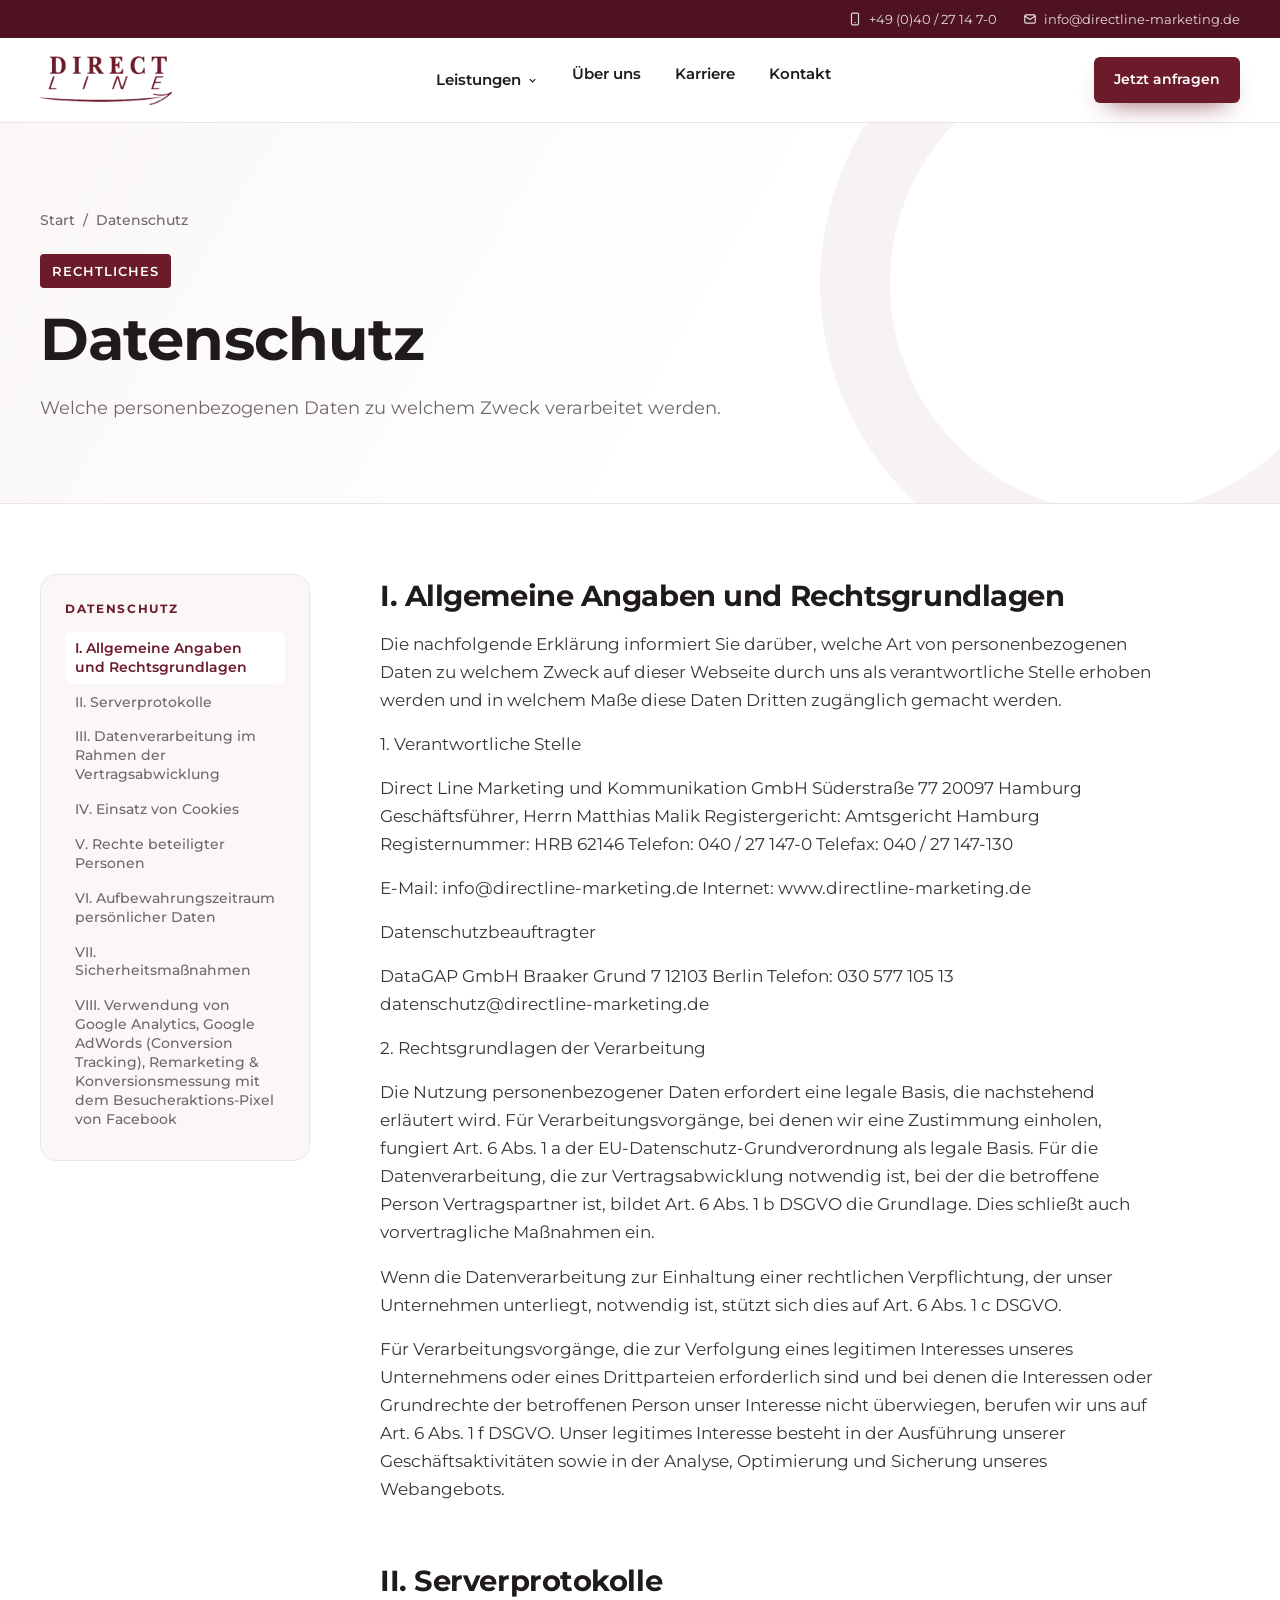
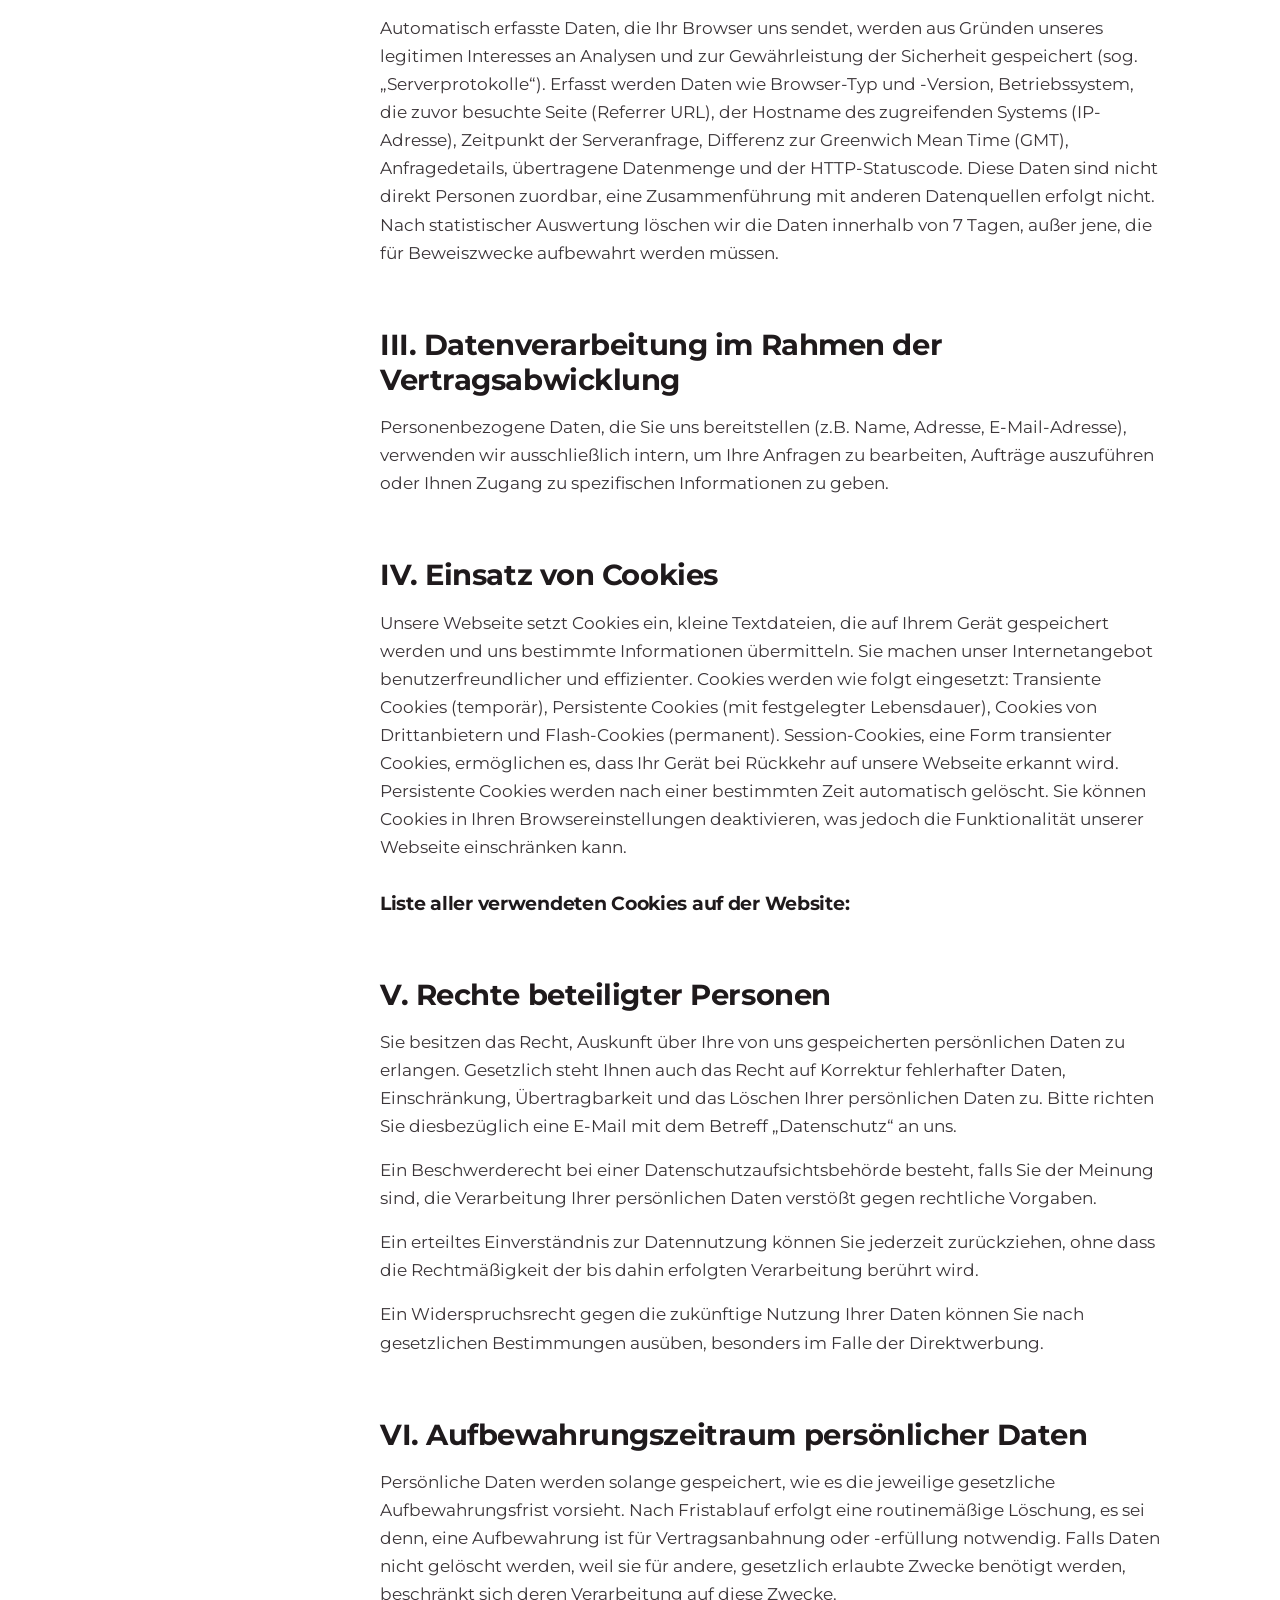
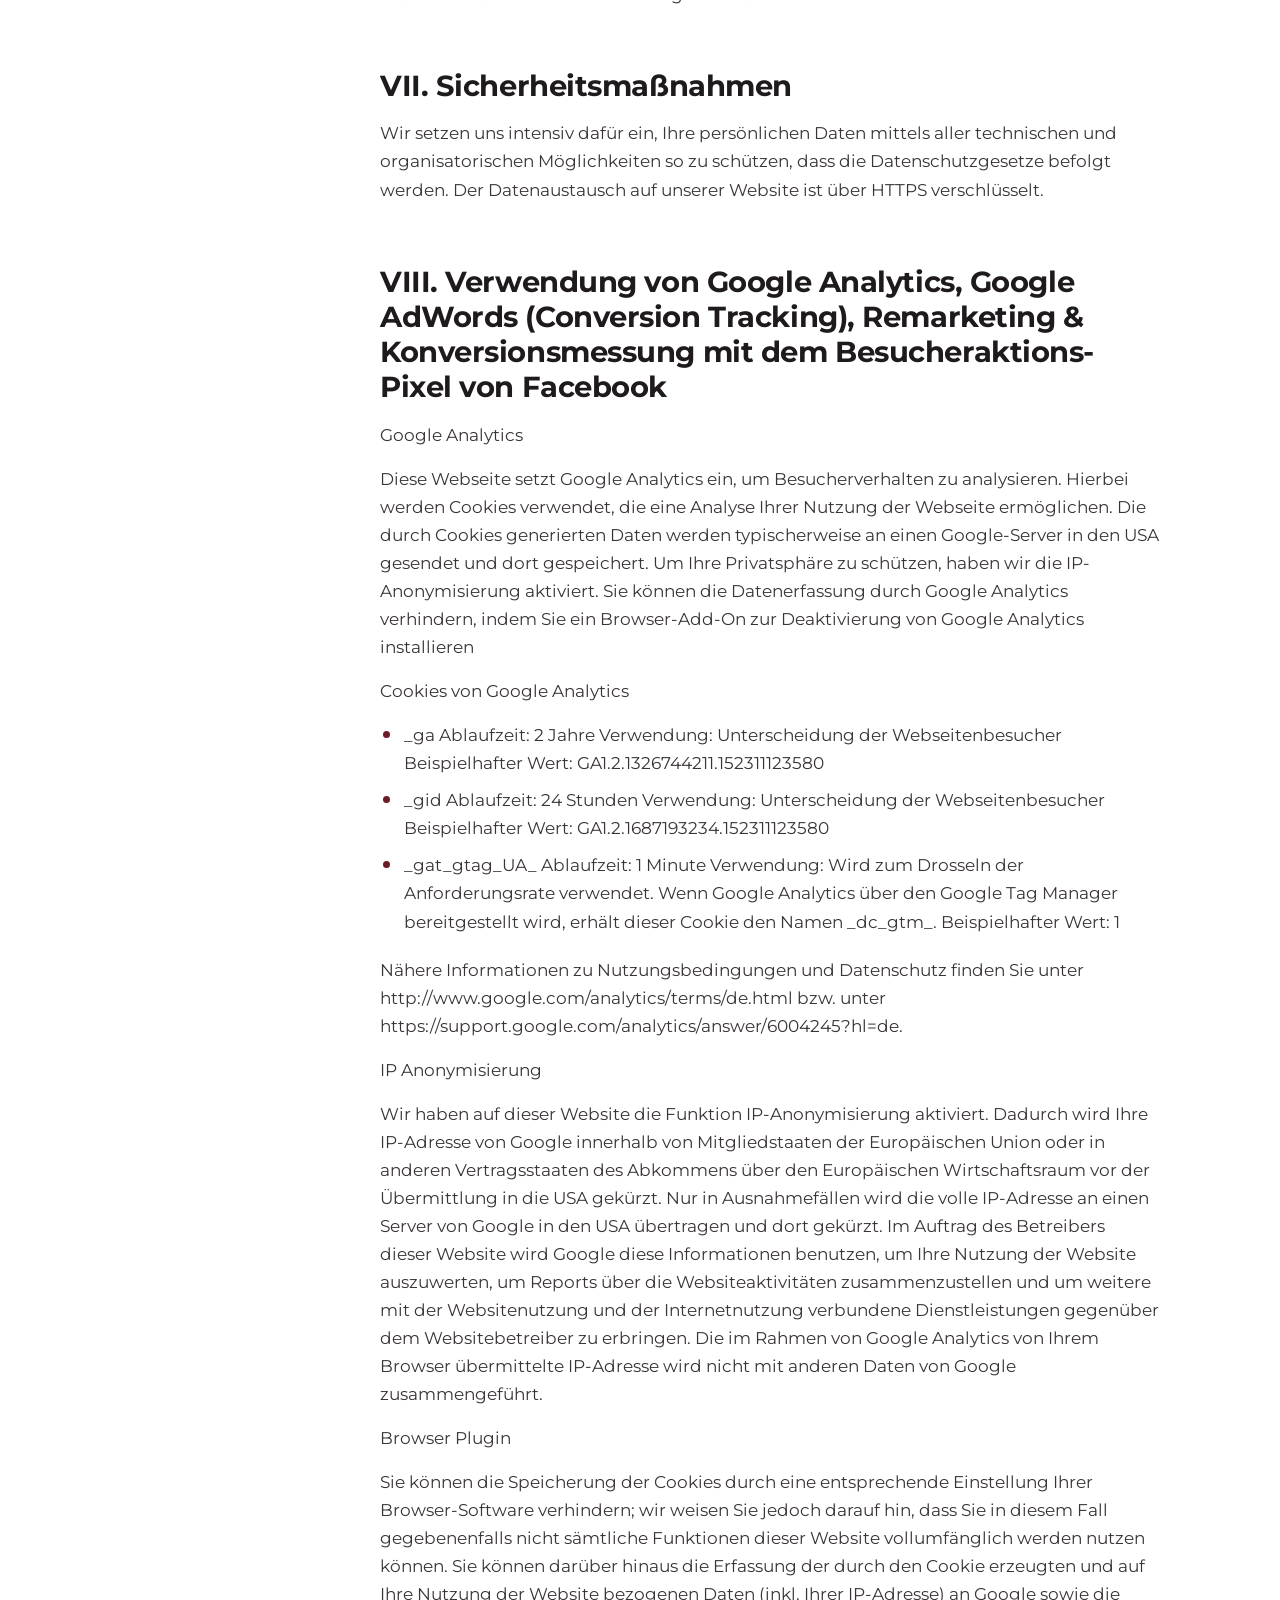
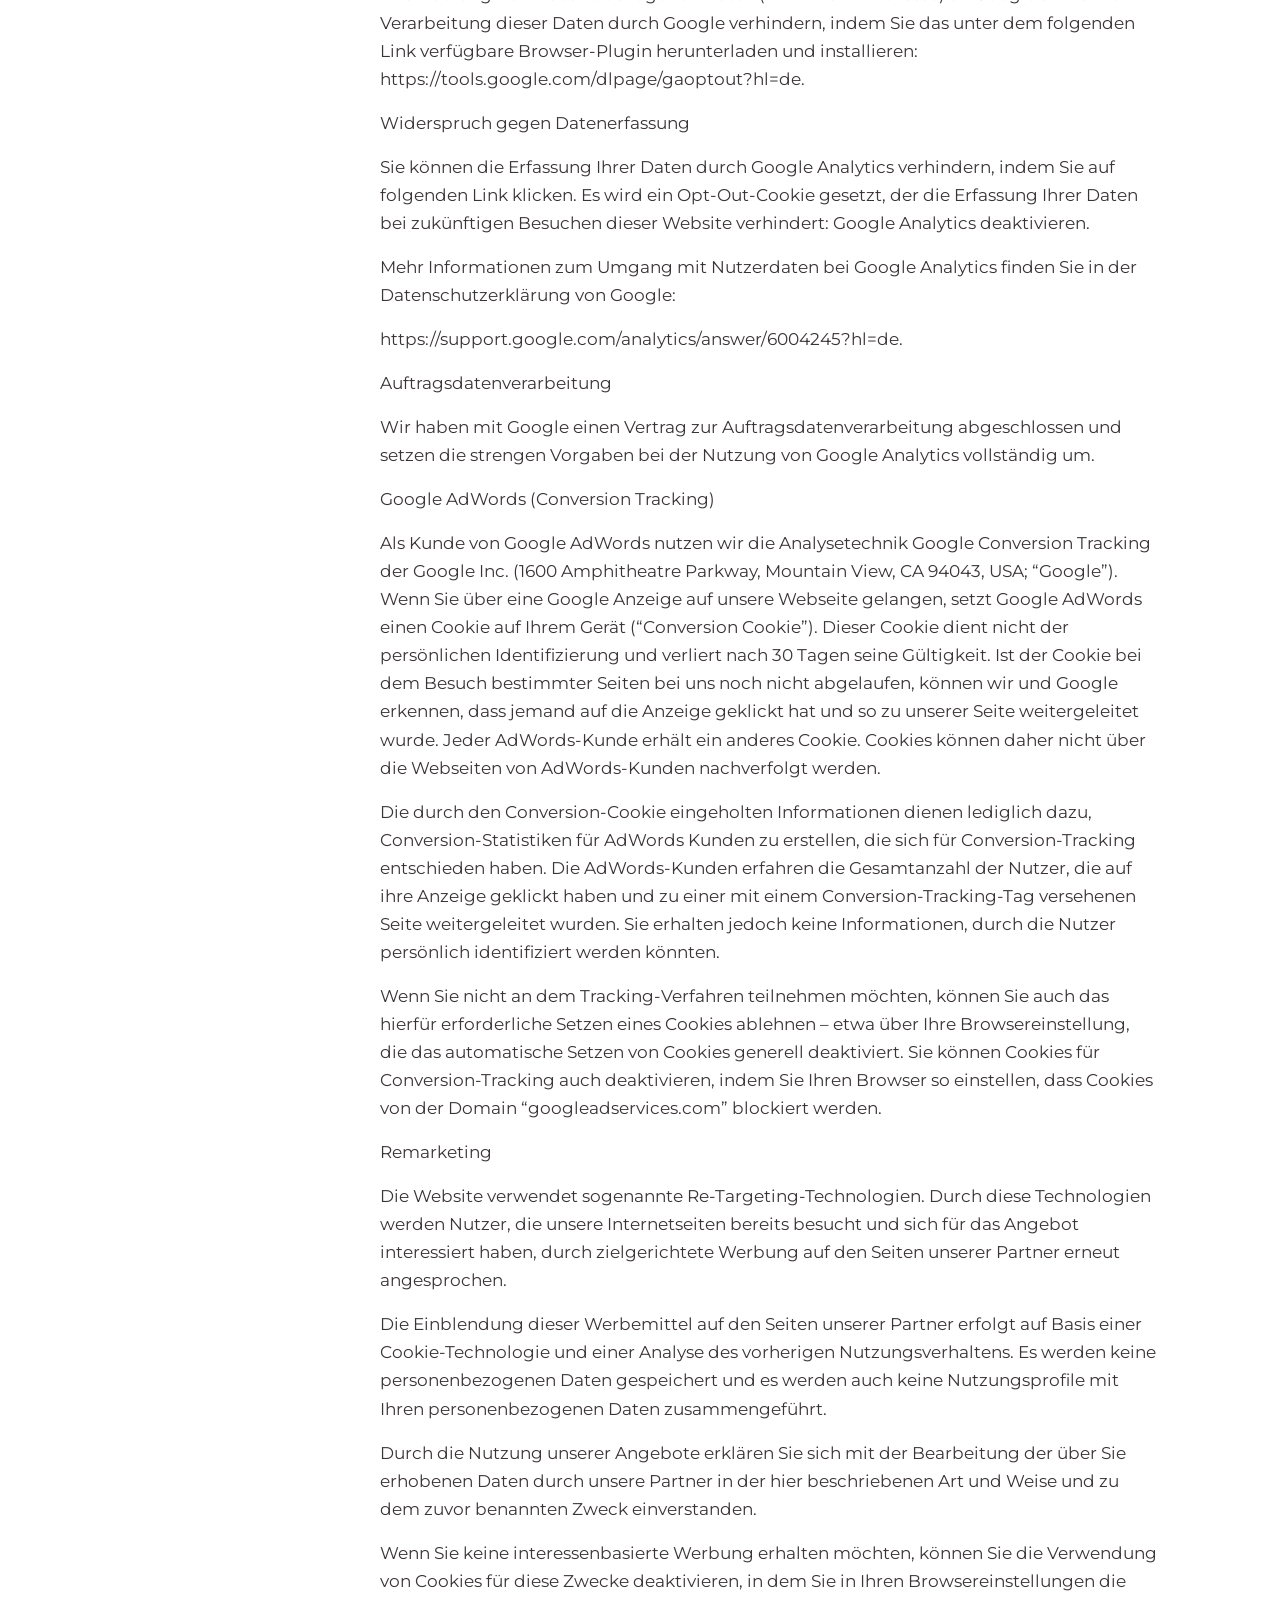
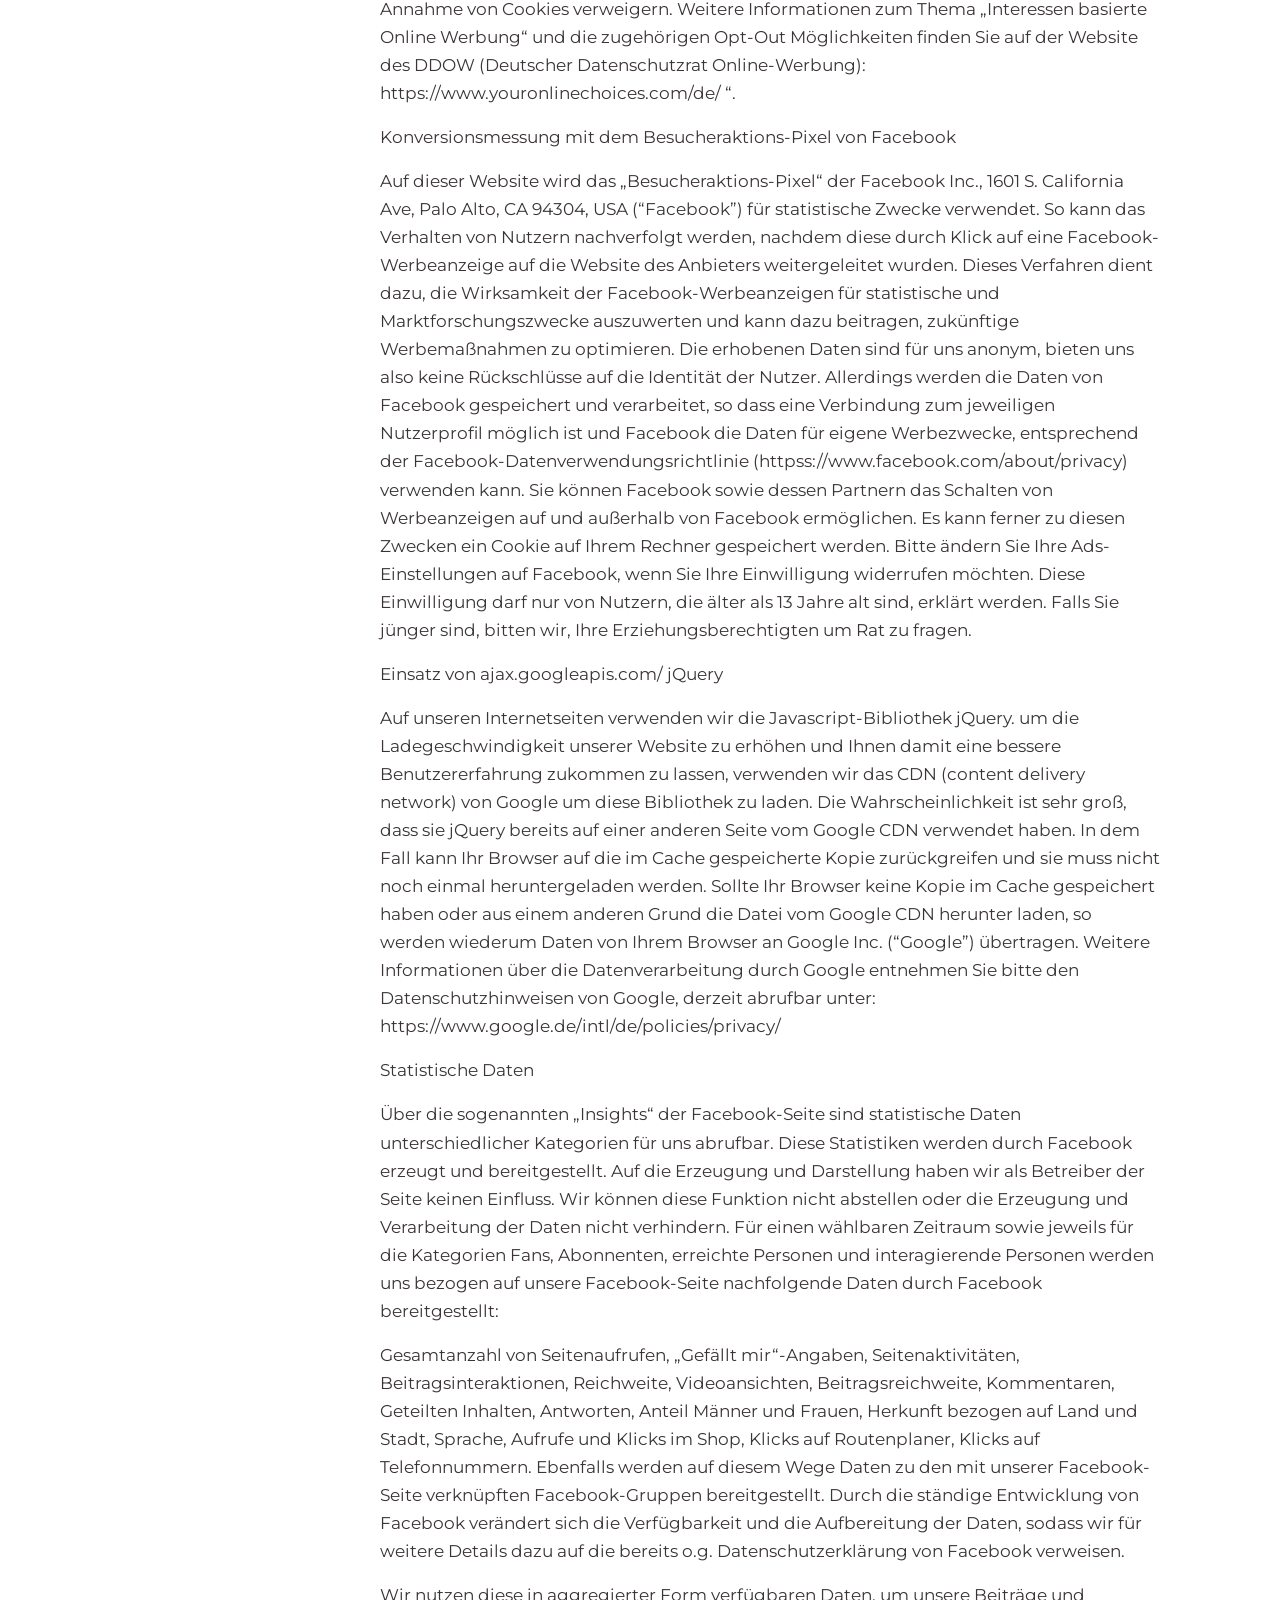
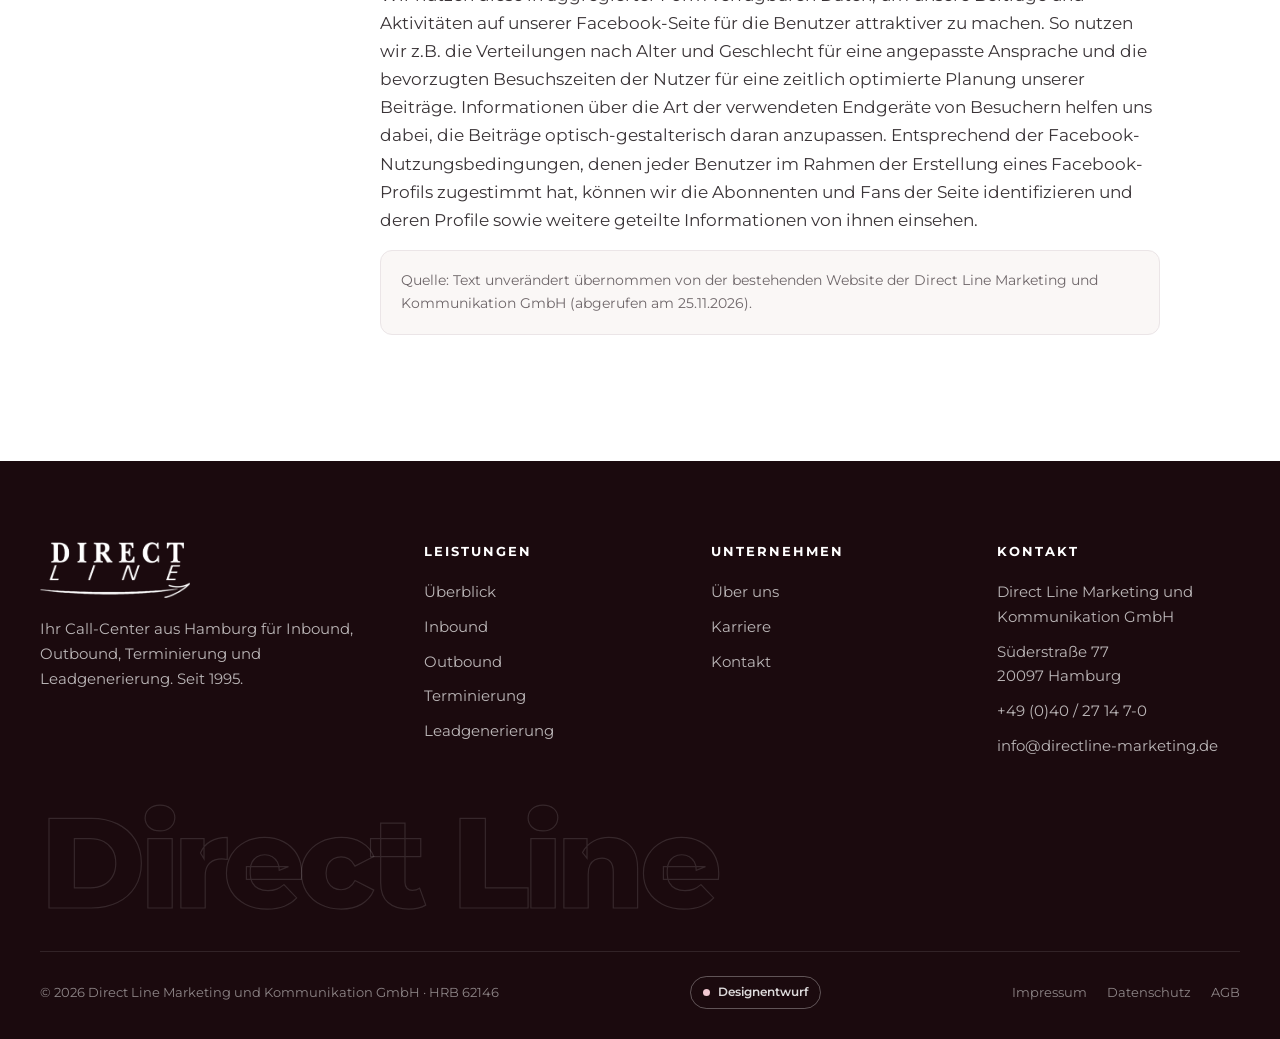
<file: directline-entwurf/datenschutz/index.html>
<!DOCTYPE html>
<html lang="de">
<head>
<meta charset="utf-8">
<meta name="robots" content="noindex, nofollow">
<meta name="viewport" content="width=device-width, initial-scale=1">
<title>Datenschutz · Direct Line</title>
<meta name="description" content="Datenschutzerklärung der Direct Line Marketing und Kommunikation GmbH.">
<meta name="theme-color" content="#6c1b2a">
<link rel="icon" href="data:image/svg+xml,%3Csvg xmlns='http://www.w3.org/2000/svg' viewBox='0 0 64 64'%3E%3Crect width='64' height='64' rx='14' fill='%236c1b2a'/%3E%3Ctext x='32' y='42' font-family='Georgia,serif' font-size='30' font-weight='700' text-anchor='middle' fill='white'%3EDL%3C/text%3E%3C/svg%3E">
<link rel="preconnect" href="https://fonts.googleapis.com"><link rel="preconnect" href="https://fonts.gstatic.com" crossorigin>
<link href="https://fonts.googleapis.com/css2?family=Montserrat:ital,wght@0,400;0,500;0,600;0,700;0,800;1,500&display=swap" rel="stylesheet">
<link rel="stylesheet" href="../assets/style.css">
</head>
<body>
<a class="skip" href="#inhalt">Zum Inhalt springen</a>
<div class="topbar"><div class="wrap"><a href="tel:+494027147000"><svg width="14" height="14" viewBox="0 0 24 24" fill="none" stroke="currentColor" stroke-width="2"><rect x="6" y="2" width="12" height="20" rx="2"/><path d="M11 18h2"/></svg>+49 (0)40 / 27 14 7-0</a><a href="mailto:info@directline-marketing.de"><svg width="14" height="14" viewBox="0 0 24 24" fill="none" stroke="currentColor" stroke-width="2"><rect x="3" y="5" width="18" height="14" rx="2"/><path d="M3 7l9 6 9-6"/></svg><span class="mail-t">info@directline-marketing.de</span></a></div></div>
<header><div class="wrap nav">
<a class="logo" href="../" aria-label="Direct Line Startseite"><span class="lg" aria-hidden="true"></span></a>
<nav aria-label="Hauptnavigation"><ul class="menu" id="menu"><li class="has-drop"><a href="../leistungen/">Leistungen <svg class="chev" width="11" height="11" viewBox="0 0 24 24" fill="none" stroke="currentColor" stroke-width="2.6"><path d="M6 9l6 6 6-6"/></svg></a><ul class="drop"><li><a href="../leistungen/inbound/">Inbound<small>Service- und Bestell-Hotlines</small></a></li><li><a href="../leistungen/outbound/">Outbound<small>Vertrieb und Telemarketing</small></a></li><li><a href="../leistungen/terminierung/">Terminierung<small>Slimbound für Ihren Außendienst</small></a></li><li><a href="../leistungen/leadgenerierung/">Leadgenerierung<small>Leads und OPT-IN Adressen</small></a></li><li><a href="../leistungen/">Alle Leistungen<small>Überblick</small></a></li></ul><div class="mobile-sub"><a href="../leistungen/inbound/">Inbound</a><a href="../leistungen/outbound/">Outbound</a><a href="../leistungen/terminierung/">Terminierung</a><a href="../leistungen/leadgenerierung/">Leadgenerierung</a></div></li><li><a href="../ueber-uns/">Über uns</a></li><li><a href="../karriere/">Karriere</a></li><li><a href="../kontakt/">Kontakt</a></li></ul></nav>
<a class="btn btn-brand" href="../kontakt/">Jetzt anfragen</a>
<button class="burger" id="burger" aria-label="Menü öffnen" aria-expanded="false" aria-controls="menu"><svg width="26" height="26" viewBox="0 0 24 24" fill="none" stroke="currentColor" stroke-width="2"><path d="M4 7h16M4 12h16M4 17h16"/></svg></button>
</div></header>
<main id="inhalt"><section class="phero"><div class="wrap"><nav class="crumbs" aria-label="Brotkrumen"><a href="../">Start</a><span aria-hidden="true">/</span><span>Datenschutz</span></nav><span class="label">Rechtliches</span><h1>Datenschutz</h1><p class="lead">Welche personenbezogenen Daten zu welchem Zweck verarbeitet werden.</p></div></section><section style="padding-top:70px"><div class="wrap doc"><aside class="toc" aria-label="Inhaltsverzeichnis"><h4>Datenschutz</h4><ol><li><a href="#i-allgemeine-angaben-und-rechtsgrundlagen">I. Allgemeine Angaben und Rechtsgrundlagen</a></li><li><a href="#ii-serverprotokolle">II. Serverprotokolle</a></li><li><a href="#iii-datenverarbeitung-im-rahmen-der-vertragsabwicklung">III. Datenverarbeitung im Rahmen der Vertragsabwicklung</a></li><li><a href="#iv-einsatz-von-cookies">IV. Einsatz von Cookies</a></li><li><a href="#v-rechte-beteiligter-personen">V. Rechte beteiligter Personen</a></li><li><a href="#vi-aufbewahrungszeitraum-persoenlicher-daten">VI. Aufbewahrungszeitraum persönlicher Daten</a></li><li><a href="#vii-sicherheitsmassnahmen">VII. Sicherheitsmaßnahmen</a></li><li><a href="#viii-verwendung-von-google-analytics-google-adwords-conversi">VIII. Verwendung von Google Analytics, Google AdWords (Conversion Tracking), Remarketing &amp; Konversionsmessung mit dem Besucheraktions-Pixel von Facebook</a></li></ol></aside><article class="prose"><h2 id="i-allgemeine-angaben-und-rechtsgrundlagen">I. Allgemeine Angaben und Rechtsgrundlagen</h2>
<p>Die nachfolgende Erklärung informiert Sie darüber, welche Art von personenbezogenen Daten zu welchem Zweck auf dieser Webseite durch uns als verantwortliche Stelle erhoben werden und in welchem Maße diese Daten Dritten zugänglich gemacht werden.</p>
<p>1. Verantwortliche Stelle</p>
<p>Direct Line Marketing und Kommunikation GmbH Süderstraße 77 20097 Hamburg Geschäftsführer, Herrn Matthias Malik Registergericht: Amtsgericht Hamburg Registernummer: HRB 62146 Telefon: 040 / 27 147-0 Telefax: 040 / 27 147-130</p>
<p>E-Mail: info@directline-marketing.de Internet: www.directline-marketing.de</p>
<p>Datenschutzbeauftragter</p>
<p>DataGAP GmbH Braaker Grund 7 12103 Berlin Telefon: 030 577 105 13 datenschutz@directline-marketing.de</p>
<p>2. Rechtsgrundlagen der Verarbeitung</p>
<p>Die Nutzung personenbezogener Daten erfordert eine legale Basis, die nachstehend erläutert wird. Für Verarbeitungsvorgänge, bei denen wir eine Zustimmung einholen, fungiert Art. 6 Abs. 1 a der EU-Datenschutz-Grundverordnung als legale Basis. Für die Datenverarbeitung, die zur Vertragsabwicklung notwendig ist, bei der die betroffene Person Vertragspartner ist, bildet Art. 6 Abs. 1 b DSGVO die Grundlage. Dies schließt auch vorvertragliche Maßnahmen ein.</p>
<p>Wenn die Datenverarbeitung zur Einhaltung einer rechtlichen Verpflichtung, der unser Unternehmen unterliegt, notwendig ist, stützt sich dies auf Art. 6 Abs. 1 c DSGVO.</p>
<p>Für Verarbeitungsvorgänge, die zur Verfolgung eines legitimen Interesses unseres Unternehmens oder eines Drittparteien erforderlich sind und bei denen die Interessen oder Grundrechte der betroffenen Person unser Interesse nicht überwiegen, berufen wir uns auf Art. 6 Abs. 1 f DSGVO. Unser legitimes Interesse besteht in der Ausführung unserer Geschäftsaktivitäten sowie in der Analyse, Optimierung und Sicherung unseres Webangebots.</p>
<h2 id="ii-serverprotokolle">II. Serverprotokolle</h2>
<p>Automatisch erfasste Daten, die Ihr Browser uns sendet, werden aus Gründen unseres legitimen Interesses an Analysen und zur Gewährleistung der Sicherheit gespeichert (sog. „Serverprotokolle“). Erfasst werden Daten wie Browser-Typ und -Version, Betriebssystem, die zuvor besuchte Seite (Referrer URL), der Hostname des zugreifenden Systems (IP-Adresse), Zeitpunkt der Serveranfrage, Differenz zur Greenwich Mean Time (GMT), Anfragedetails, übertragene Datenmenge und der HTTP-Statuscode. Diese Daten sind nicht direkt Personen zuordbar, eine Zusammenführung mit anderen Datenquellen erfolgt nicht. Nach statistischer Auswertung löschen wir die Daten innerhalb von 7 Tagen, außer jene, die für Beweiszwecke aufbewahrt werden müssen.</p>
<h2 id="iii-datenverarbeitung-im-rahmen-der-vertragsabwicklung">III. Datenverarbeitung im Rahmen der Vertragsabwicklung</h2>
<p>Personenbezogene Daten, die Sie uns bereitstellen (z.B. Name, Adresse, E-Mail-Adresse), verwenden wir ausschließlich intern, um Ihre Anfragen zu bearbeiten, Aufträge auszuführen oder Ihnen Zugang zu spezifischen Informationen zu geben.</p>
<h2 id="iv-einsatz-von-cookies">IV. Einsatz von Cookies</h2>
<p>Unsere Webseite setzt Cookies ein, kleine Textdateien, die auf Ihrem Gerät gespeichert werden und uns bestimmte Informationen übermitteln. Sie machen unser Internetangebot benutzerfreundlicher und effizienter. Cookies werden wie folgt eingesetzt: Transiente Cookies (temporär), Persistente Cookies (mit festgelegter Lebensdauer), Cookies von Drittanbietern und Flash-Cookies (permanent). Session-Cookies, eine Form transienter Cookies, ermöglichen es, dass Ihr Gerät bei Rückkehr auf unsere Webseite erkannt wird. Persistente Cookies werden nach einer bestimmten Zeit automatisch gelöscht. Sie können Cookies in Ihren Browsereinstellungen deaktivieren, was jedoch die Funktionalität unserer Webseite einschränken kann.</p>
<h3>Liste aller verwendeten Cookies auf der Website:</h3>
<h2 id="v-rechte-beteiligter-personen">V. Rechte beteiligter Personen</h2>
<p>Sie besitzen das Recht, Auskunft über Ihre von uns gespeicherten persönlichen Daten zu erlangen. Gesetzlich steht Ihnen auch das Recht auf Korrektur fehlerhafter Daten, Einschränkung, Übertragbarkeit und das Löschen Ihrer persönlichen Daten zu. Bitte richten Sie diesbezüglich eine E-Mail mit dem Betreff „Datenschutz“ an uns.</p>
<p>Ein Beschwerderecht bei einer Datenschutzaufsichtsbehörde besteht, falls Sie der Meinung sind, die Verarbeitung Ihrer persönlichen Daten verstößt gegen rechtliche Vorgaben.</p>
<p>Ein erteiltes Einverständnis zur Datennutzung können Sie jederzeit zurückziehen, ohne dass die Rechtmäßigkeit der bis dahin erfolgten Verarbeitung berührt wird.</p>
<p>Ein Widerspruchsrecht gegen die zukünftige Nutzung Ihrer Daten können Sie nach gesetzlichen Bestimmungen ausüben, besonders im Falle der Direktwerbung.</p>
<h2 id="vi-aufbewahrungszeitraum-persoenlicher-daten">VI. Aufbewahrungszeitraum persönlicher Daten</h2>
<p>Persönliche Daten werden solange gespeichert, wie es die jeweilige gesetzliche Aufbewahrungsfrist vorsieht. Nach Fristablauf erfolgt eine routinemäßige Löschung, es sei denn, eine Aufbewahrung ist für Vertragsanbahnung oder -erfüllung notwendig. Falls Daten nicht gelöscht werden, weil sie für andere, gesetzlich erlaubte Zwecke benötigt werden, beschränkt sich deren Verarbeitung auf diese Zwecke.</p>
<h2 id="vii-sicherheitsmassnahmen">VII. Sicherheitsmaßnahmen</h2>
<p>Wir setzen uns intensiv dafür ein, Ihre persönlichen Daten mittels aller technischen und organisatorischen Möglichkeiten so zu schützen, dass die Datenschutzgesetze befolgt werden. Der Datenaustausch auf unserer Website ist über HTTPS verschlüsselt.</p>
<h2 id="viii-verwendung-von-google-analytics-google-adwords-conversi">VIII. Verwendung von Google Analytics, Google AdWords (Conversion Tracking), Remarketing &amp; Konversionsmessung mit dem Besucheraktions-Pixel von Facebook</h2>
<p>Google Analytics</p>
<p>Diese Webseite setzt Google Analytics ein, um Besucherverhalten zu analysieren. Hierbei werden Cookies verwendet, die eine Analyse Ihrer Nutzung der Webseite ermöglichen. Die durch Cookies generierten Daten werden typischerweise an einen Google-Server in den USA gesendet und dort gespeichert. Um Ihre Privatsphäre zu schützen, haben wir die IP-Anonymisierung aktiviert. Sie können die Datenerfassung durch Google Analytics verhindern, indem Sie ein Browser-Add-On zur Deaktivierung von Google Analytics installieren</p>
<p>Cookies von Google Analytics</p>
<ul>
<li>_ga Ablaufzeit: 2 Jahre Verwendung: Unterscheidung der Webseitenbesucher Beispielhafter Wert: GA1.2.1326744211.152311123580</li>
<li>_gid Ablaufzeit: 24 Stunden Verwendung: Unterscheidung der Webseitenbesucher Beispielhafter Wert: GA1.2.1687193234.152311123580</li>
<li>_gat_gtag_UA_ Ablaufzeit: 1 Minute Verwendung: Wird zum Drosseln der Anforderungsrate verwendet. Wenn Google Analytics über den Google Tag Manager bereitgestellt wird, erhält dieser Cookie den Namen _dc_gtm_. Beispielhafter Wert: 1</li>
</ul>
<p>Nähere Informationen zu Nutzungsbedingungen und Datenschutz finden Sie unter http://www.google.com/analytics/terms/de.html bzw. unter https://support.google.com/analytics/answer/6004245?hl=de.</p>
<p>IP Anonymisierung</p>
<p>Wir haben auf dieser Website die Funktion IP-Anonymisierung aktiviert. Dadurch wird Ihre IP-Adresse von Google innerhalb von Mitgliedstaaten der Europäischen Union oder in anderen Vertragsstaaten des Abkommens über den Europäischen Wirtschaftsraum vor der Übermittlung in die USA gekürzt. Nur in Ausnahmefällen wird die volle IP-Adresse an einen Server von Google in den USA übertragen und dort gekürzt. Im Auftrag des Betreibers dieser Website wird Google diese Informationen benutzen, um Ihre Nutzung der Website auszuwerten, um Reports über die Websiteaktivitäten zusammenzustellen und um weitere mit der Websitenutzung und der Internetnutzung verbundene Dienstleistungen gegenüber dem Websitebetreiber zu erbringen. Die im Rahmen von Google Analytics von Ihrem Browser übermittelte IP-Adresse wird nicht mit anderen Daten von Google zusammengeführt.</p>
<p>Browser Plugin</p>
<p>Sie können die Speicherung der Cookies durch eine entsprechende Einstellung Ihrer Browser-Software verhindern; wir weisen Sie jedoch darauf hin, dass Sie in diesem Fall gegebenenfalls nicht sämtliche Funktionen dieser Website vollumfänglich werden nutzen können. Sie können darüber hinaus die Erfassung der durch den Cookie erzeugten und auf Ihre Nutzung der Website bezogenen Daten (inkl. Ihrer IP-Adresse) an Google sowie die Verarbeitung dieser Daten durch Google verhindern, indem Sie das unter dem folgenden Link verfügbare Browser-Plugin herunterladen und installieren: https://tools.google.com/dlpage/gaoptout?hl=de.</p>
<p>Widerspruch gegen Datenerfassung</p>
<p>Sie können die Erfassung Ihrer Daten durch Google Analytics verhindern, indem Sie auf folgenden Link klicken. Es wird ein Opt-Out-Cookie gesetzt, der die Erfassung Ihrer Daten bei zukünftigen Besuchen dieser Website verhindert: Google Analytics deaktivieren.</p>
<p>Mehr Informationen zum Umgang mit Nutzerdaten bei Google Analytics finden Sie in der Datenschutzerklärung von Google:</p>
<p>https://support.google.com/analytics/answer/6004245?hl=de.</p>
<p>Auftragsdatenverarbeitung</p>
<p>Wir haben mit Google einen Vertrag zur Auftragsdatenverarbeitung abgeschlossen und setzen die strengen Vorgaben bei der Nutzung von Google Analytics vollständig um.</p>
<p>Google AdWords (Conversion Tracking)</p>
<p>Als Kunde von Google AdWords nutzen wir die Analysetechnik Google Conversion Tracking der Google Inc. (1600 Amphitheatre Parkway, Mountain View, CA 94043, USA; “Google”). Wenn Sie über eine Google Anzeige auf unsere Webseite gelangen, setzt Google AdWords einen Cookie auf Ihrem Gerät (“Conversion Cookie”). Dieser Cookie dient nicht der persönlichen Identifizierung und verliert nach 30 Tagen seine Gültigkeit. Ist der Cookie bei dem Besuch bestimmter Seiten bei uns noch nicht abgelaufen, können wir und Google erkennen, dass jemand auf die Anzeige geklickt hat und so zu unserer Seite weitergeleitet wurde. Jeder AdWords-Kunde erhält ein anderes Cookie. Cookies können daher nicht über die Webseiten von AdWords-Kunden nachverfolgt werden.</p>
<p>Die durch den Conversion-Cookie eingeholten Informationen dienen lediglich dazu, Conversion-Statistiken für AdWords Kunden zu erstellen, die sich für Conversion-Tracking entschieden haben. Die AdWords-Kunden erfahren die Gesamtanzahl der Nutzer, die auf ihre Anzeige geklickt haben und zu einer mit einem Conversion-Tracking-Tag versehenen Seite weitergeleitet wurden. Sie erhalten jedoch keine Informationen, durch die Nutzer persönlich identifiziert werden könnten.</p>
<p>Wenn Sie nicht an dem Tracking-Verfahren teilnehmen möchten, können Sie auch das hierfür erforderliche Setzen eines Cookies ablehnen – etwa über Ihre Browsereinstellung, die das automatische Setzen von Cookies generell deaktiviert. Sie können Cookies für Conversion-Tracking auch deaktivieren, indem Sie Ihren Browser so einstellen, dass Cookies von der Domain “googleadservices.com” blockiert werden.</p>
<p>Remarketing</p>
<p>Die Website verwendet sogenannte Re-Targeting-Technologien. Durch diese Technologien werden Nutzer, die unsere Internetseiten bereits besucht und sich für das Angebot interessiert haben, durch zielgerichtete Werbung auf den Seiten unserer Partner erneut angesprochen.</p>
<p>Die Einblendung dieser Werbemittel auf den Seiten unserer Partner erfolgt auf Basis einer Cookie-Technologie und einer Analyse des vorherigen Nutzungsverhaltens. Es werden keine personenbezogenen Daten gespeichert und es werden auch keine Nutzungsprofile mit Ihren personenbezogenen Daten zusammengeführt.</p>
<p>Durch die Nutzung unserer Angebote erklären Sie sich mit der Bearbeitung der über Sie erhobenen Daten durch unsere Partner in der hier beschriebenen Art und Weise und zu dem zuvor benannten Zweck einverstanden.</p>
<p>Wenn Sie keine interessenbasierte Werbung erhalten möchten, können Sie die Verwendung von Cookies für diese Zwecke deaktivieren, in dem Sie in Ihren Browsereinstellungen die Annahme von Cookies verweigern. Weitere Informationen zum Thema „Interessen basierte Online Werbung“ und die zugehörigen Opt-Out Möglichkeiten finden Sie auf der Website des DDOW (Deutscher Datenschutzrat Online-Werbung): https://www.youronlinechoices.com/de/ “.</p>
<p>Konversionsmessung mit dem Besucheraktions-Pixel von Facebook</p>
<p>Auf dieser Website wird das „Besucheraktions-Pixel“ der Facebook Inc., 1601 S. California Ave, Palo Alto, CA 94304, USA (“Facebook”) für statistische Zwecke verwendet. So kann das Verhalten von Nutzern nachverfolgt werden, nachdem diese durch Klick auf eine Facebook-Werbeanzeige auf die Website des Anbieters weitergeleitet wurden. Dieses Verfahren dient dazu, die Wirksamkeit der Facebook-Werbeanzeigen für statistische und Marktforschungszwecke auszuwerten und kann dazu beitragen, zukünftige Werbemaßnahmen zu optimieren. Die erhobenen Daten sind für uns anonym, bieten uns also keine Rückschlüsse auf die Identität der Nutzer. Allerdings werden die Daten von Facebook gespeichert und verarbeitet, so dass eine Verbindung zum jeweiligen Nutzerprofil möglich ist und Facebook die Daten für eigene Werbezwecke, entsprechend der Facebook-Datenverwendungsrichtlinie (httpss://www.facebook.com/about/privacy) verwenden kann. Sie können Facebook sowie dessen Partnern das Schalten von Werbeanzeigen auf und außerhalb von Facebook ermöglichen. Es kann ferner zu diesen Zwecken ein Cookie auf Ihrem Rechner gespeichert werden. Bitte ändern Sie Ihre Ads-Einstellungen auf Facebook, wenn Sie Ihre Einwilligung widerrufen möchten. Diese Einwilligung darf nur von Nutzern, die älter als 13 Jahre alt sind, erklärt werden. Falls Sie jünger sind, bitten wir, Ihre Erziehungsberechtigten um Rat zu fragen.</p>
<p>Einsatz von ajax.googleapis.com/ jQuery</p>
<p>Auf unseren Internetseiten verwenden wir die Javascript-Bibliothek jQuery. um die Ladegeschwindigkeit unserer Website zu erhöhen und Ihnen damit eine bessere Benutzererfahrung zukommen zu lassen, verwenden wir das CDN (content delivery network) von Google um diese Bibliothek zu laden. Die Wahrscheinlichkeit ist sehr groß, dass sie jQuery bereits auf einer anderen Seite vom Google CDN verwendet haben. In dem Fall kann Ihr Browser auf die im Cache gespeicherte Kopie zurückgreifen und sie muss nicht noch einmal heruntergeladen werden. Sollte Ihr Browser keine Kopie im Cache gespeichert haben oder aus einem anderen Grund die Datei vom Google CDN herunter laden, so werden wiederum Daten von Ihrem Browser an Google Inc. (“Google”) übertragen. Weitere Informationen über die Datenverarbeitung durch Google entnehmen Sie bitte den Datenschutzhinweisen von Google, derzeit abrufbar unter: https://www.google.de/intl/de/policies/privacy/</p>
<p>Statistische Daten</p>
<p>Über die sogenannten „Insights“ der Facebook-Seite sind statistische Daten unterschiedlicher Kategorien für uns abrufbar. Diese Statistiken werden durch Facebook erzeugt und bereitgestellt. Auf die Erzeugung und Darstellung haben wir als Betreiber der Seite keinen Einfluss. Wir können diese Funktion nicht abstellen oder die Erzeugung und Verarbeitung der Daten nicht verhindern. Für einen wählbaren Zeitraum sowie jeweils für die Kategorien Fans, Abonnenten, erreichte Personen und interagierende Personen werden uns bezogen auf unsere Facebook-Seite nachfolgende Daten durch Facebook bereitgestellt:</p>
<p>Gesamtanzahl von Seitenaufrufen, „Gefällt mir“-Angaben, Seitenaktivitäten, Beitragsinteraktionen, Reichweite, Videoansichten, Beitragsreichweite, Kommentaren, Geteilten Inhalten, Antworten, Anteil Männer und Frauen, Herkunft bezogen auf Land und Stadt, Sprache, Aufrufe und Klicks im Shop, Klicks auf Routenplaner, Klicks auf Telefonnummern. Ebenfalls werden auf diesem Wege Daten zu den mit unserer Facebook- Seite verknüpften Facebook-Gruppen bereitgestellt. Durch die ständige Entwicklung von Facebook verändert sich die Verfügbarkeit und die Aufbereitung der Daten, sodass wir für weitere Details dazu auf die bereits o.g. Datenschutzerklärung von Facebook verweisen.</p>
<p>Wir nutzen diese in aggregierter Form verfügbaren Daten, um unsere Beiträge und Aktivitäten auf unserer Facebook-Seite für die Benutzer attraktiver zu machen. So nutzen wir z.B. die Verteilungen nach Alter und Geschlecht für eine angepasste Ansprache und die bevorzugten Besuchszeiten der Nutzer für eine zeitlich optimierte Planung unserer Beiträge. Informationen über die Art der verwendeten Endgeräte von Besuchern helfen uns dabei, die Beiträge optisch-gestalterisch daran anzupassen. Entsprechend der Facebook-Nutzungsbedingungen, denen jeder Benutzer im Rahmen der Erstellung eines Facebook-Profils zugestimmt hat, können wir die Abonnenten und Fans der Seite identifizieren und deren Profile sowie weitere geteilte Informationen von ihnen einsehen.</p><p class="source">Quelle: Text unverändert übernommen von der bestehenden Website der Direct Line Marketing und Kommunikation GmbH (abgerufen am 25.11.2026).</p></article></div></section></main>
<footer class="site"><div class="wrap">
<div class="f-top">
<div><span class="lgw" aria-hidden="true"></span><p style="max-width:34ch">Ihr Call-Center aus Hamburg für Inbound, Outbound, Terminierung und Leadgenerierung. Seit 1995.</p></div>
<div><h4>Leistungen</h4><ul><li><a href="../leistungen/">Überblick</a></li><li><a href="../leistungen/inbound/">Inbound</a></li><li><a href="../leistungen/outbound/">Outbound</a></li><li><a href="../leistungen/terminierung/">Terminierung</a></li><li><a href="../leistungen/leadgenerierung/">Leadgenerierung</a></li></ul></div>
<div><h4>Unternehmen</h4><ul><li><a href="../ueber-uns/">Über uns</a></li><li><a href="../karriere/">Karriere</a></li><li><a href="../kontakt/">Kontakt</a></li></ul></div>
<div><h4>Kontakt</h4><ul><li>Direct Line Marketing und<br>Kommunikation GmbH</li><li>Süderstraße 77<br>20097 Hamburg</li><li><a href="tel:+494027147000">+49 (0)40 / 27 14 7-0</a></li><li><a href="mailto:info@directline-marketing.de">info@directline-marketing.de</a></li></ul></div>
</div>
<div class="f-big" aria-hidden="true">Direct Line</div>
<div class="f-bot"><span>© <span id="year">2026</span> Direct Line Marketing und Kommunikation GmbH · HRB 62146</span><span class="draft">Designentwurf</span><nav aria-label="Rechtliches"><a href="../impressum/">Impressum</a><a href="../datenschutz/">Datenschutz</a><a href="../agb/">AGB</a></nav></div>
</div></footer>
<button class="totop" id="totop" aria-label="Nach oben"><svg width="20" height="20" viewBox="0 0 24 24" fill="none" stroke="currentColor" stroke-width="2"><path d="M6 15l6-6 6 6"/></svg></button>
<script src="../assets/app.js" defer></script>
</body></html>
</file>
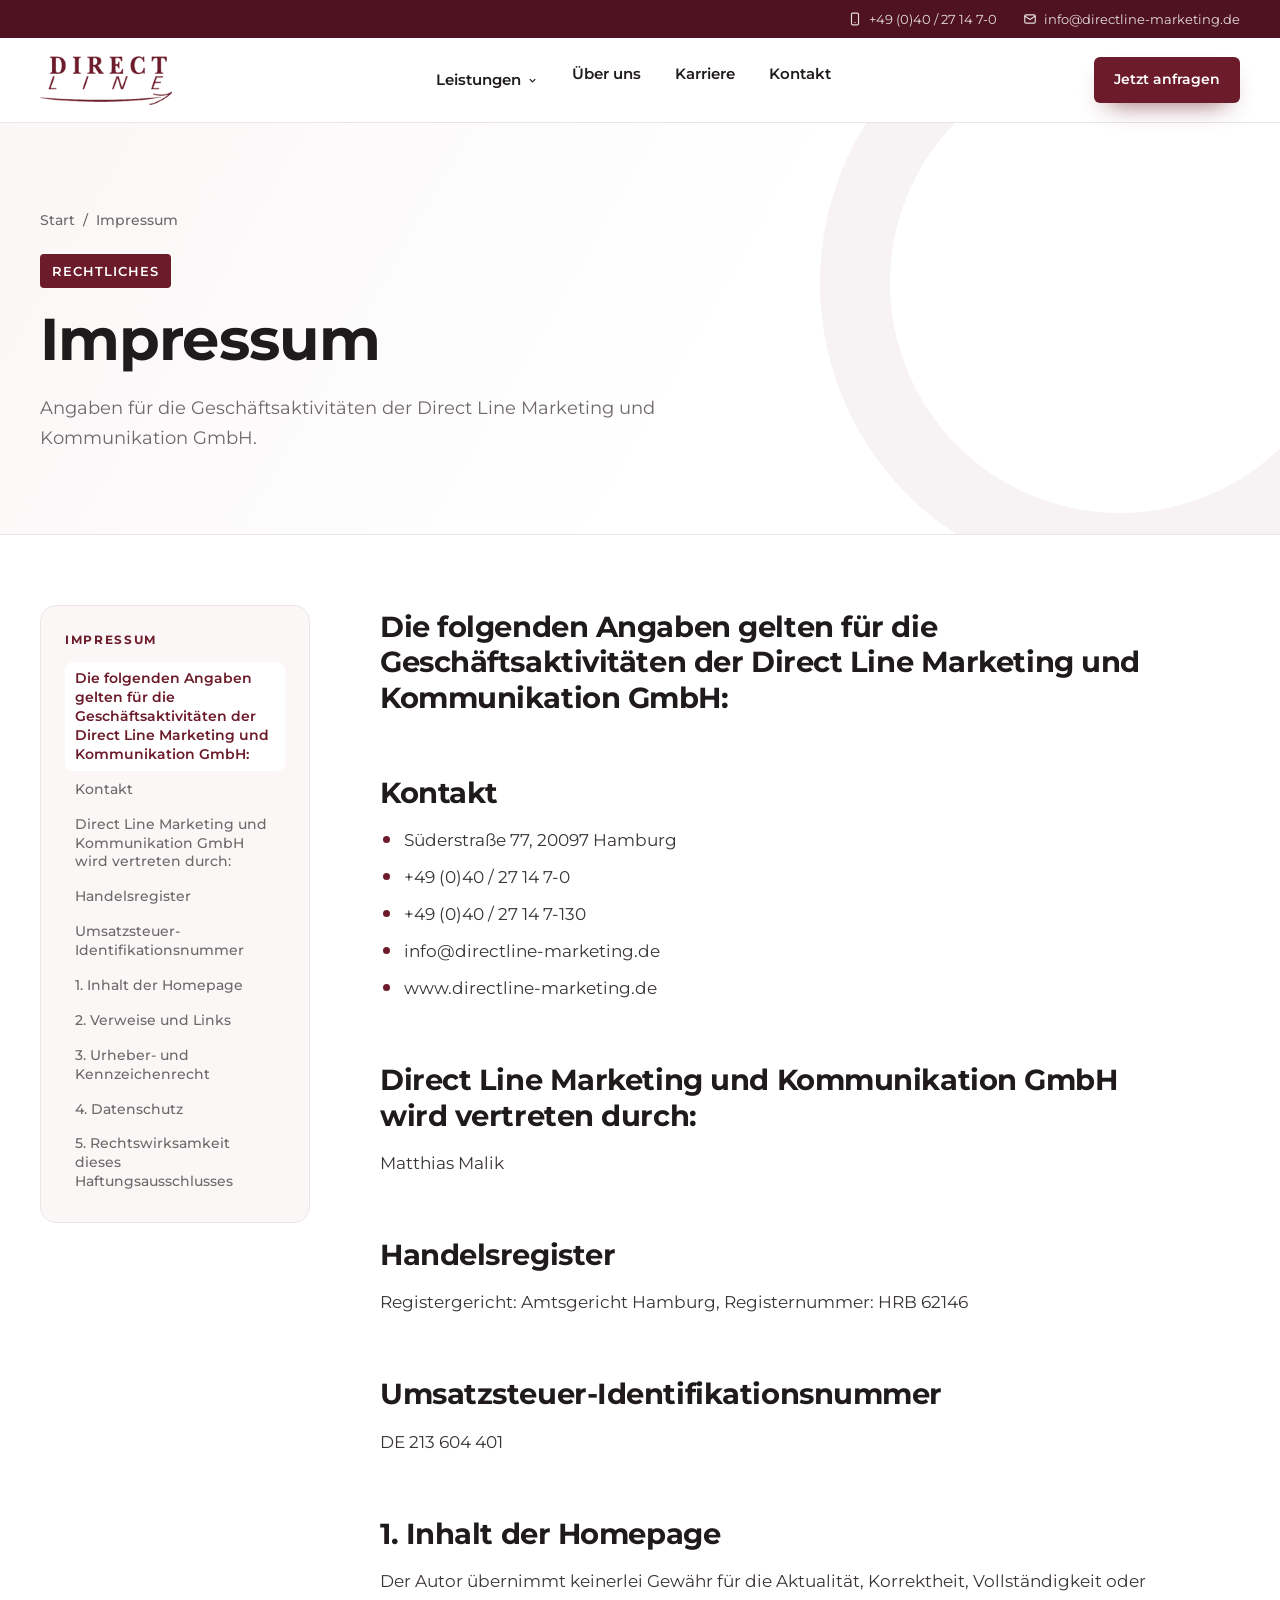
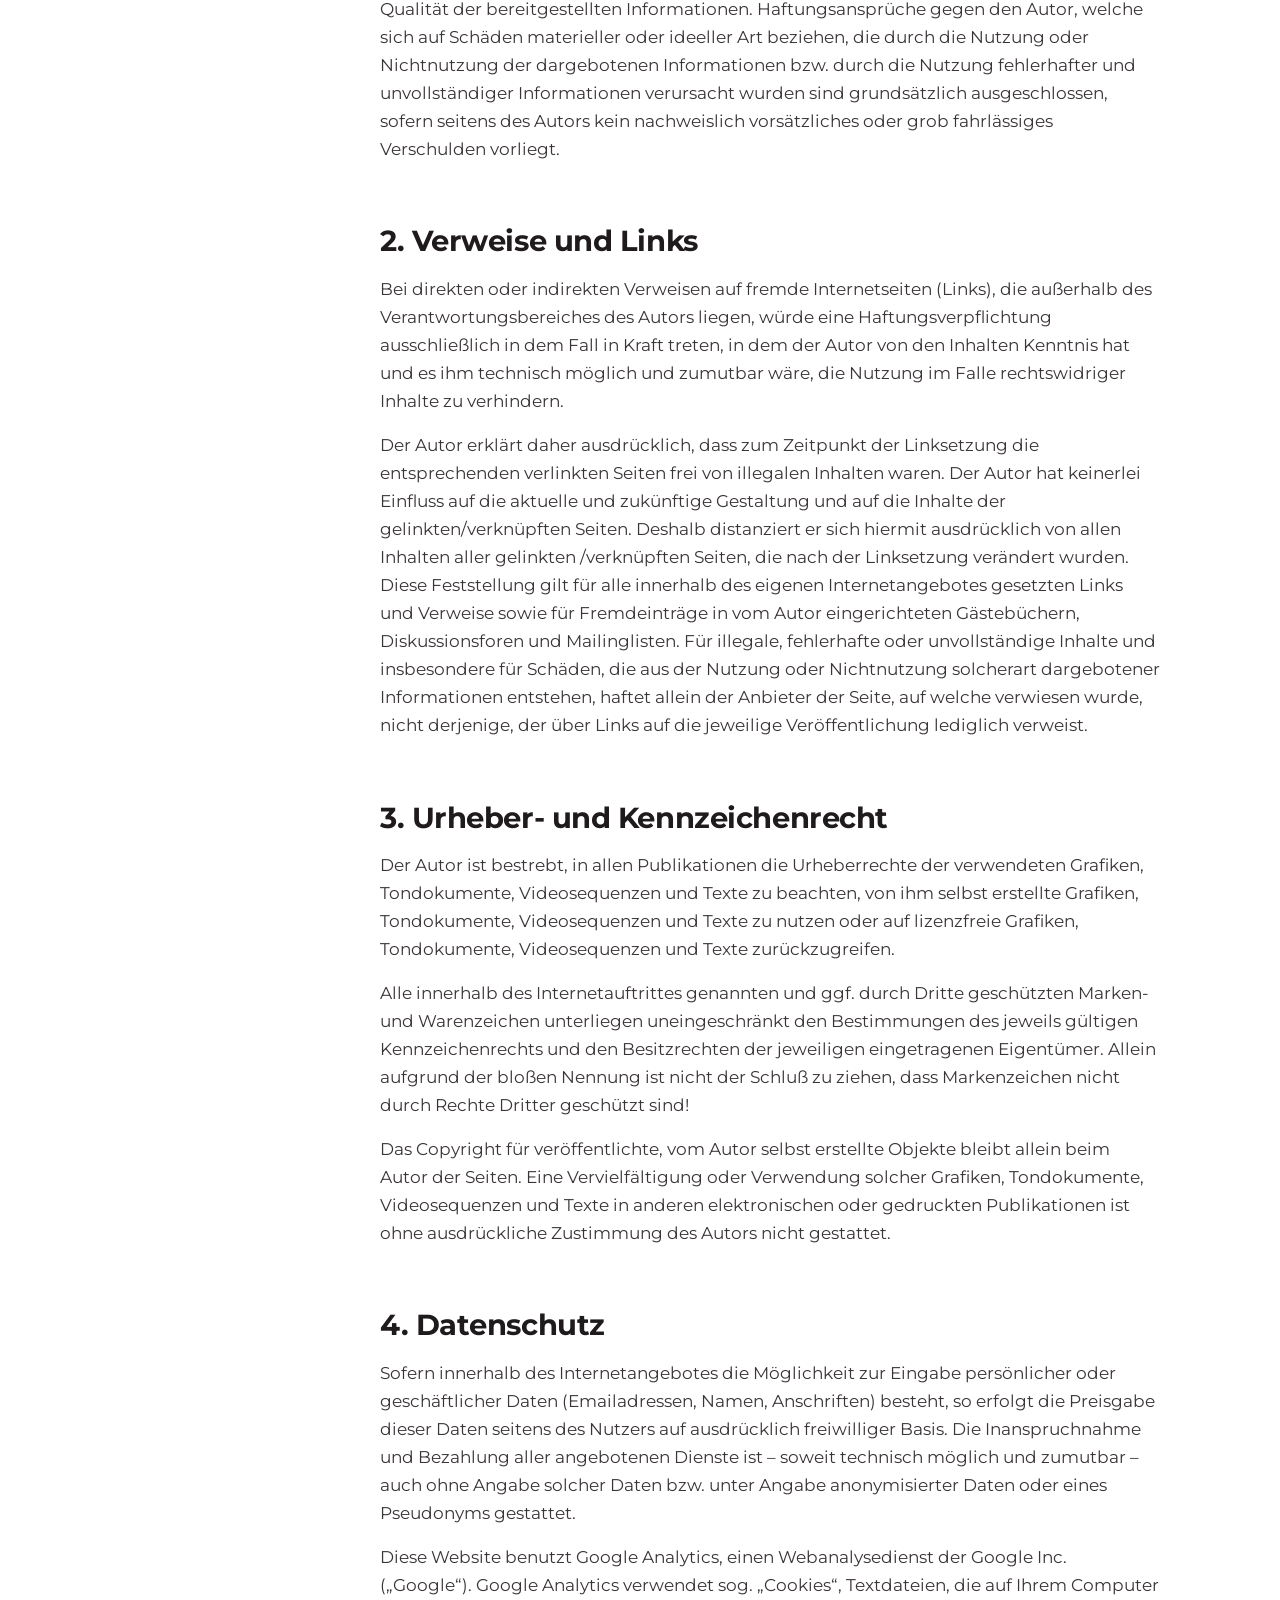
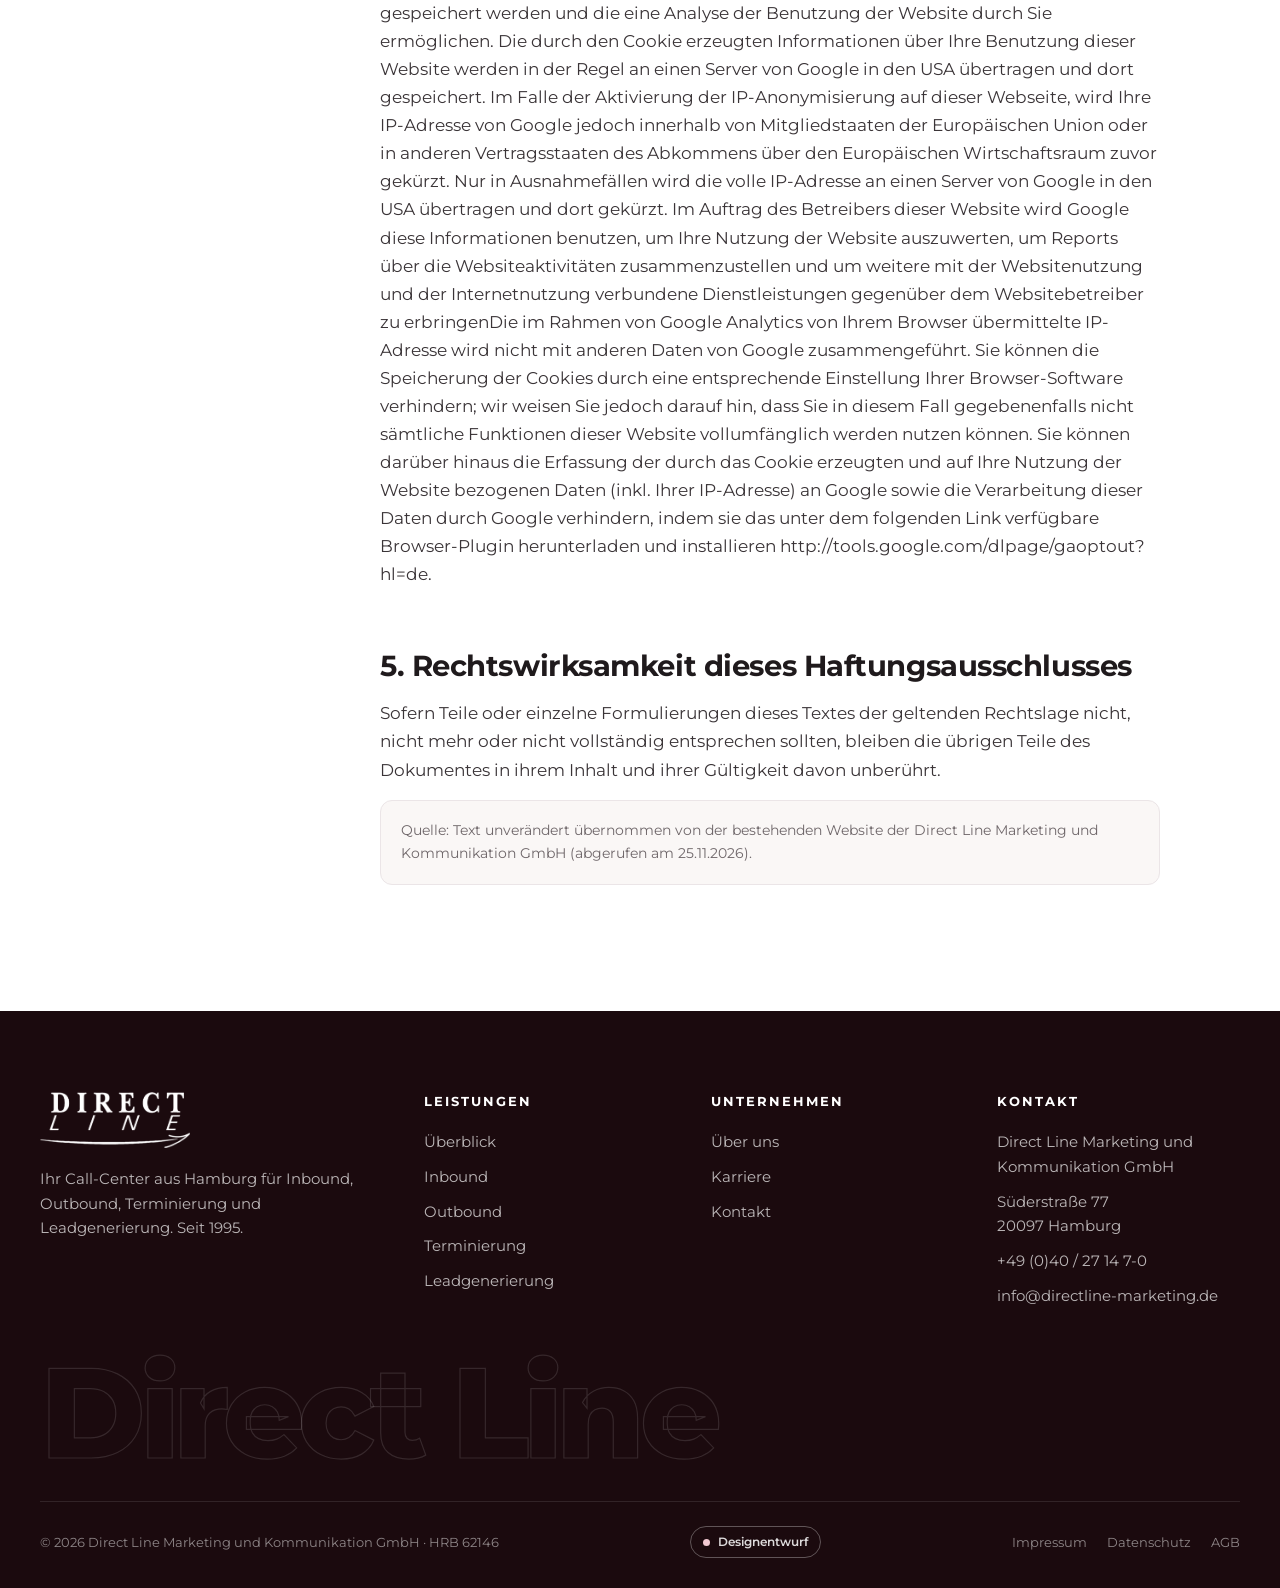
<file: directline-entwurf/impressum/index.html>
<!DOCTYPE html>
<html lang="de">
<head>
<meta charset="utf-8">
<meta name="robots" content="noindex, nofollow">
<meta name="viewport" content="width=device-width, initial-scale=1">
<title>Impressum · Direct Line</title>
<meta name="description" content="Impressum der Direct Line Marketing und Kommunikation GmbH.">
<meta name="theme-color" content="#6c1b2a">
<link rel="icon" href="data:image/svg+xml,%3Csvg xmlns='http://www.w3.org/2000/svg' viewBox='0 0 64 64'%3E%3Crect width='64' height='64' rx='14' fill='%236c1b2a'/%3E%3Ctext x='32' y='42' font-family='Georgia,serif' font-size='30' font-weight='700' text-anchor='middle' fill='white'%3EDL%3C/text%3E%3C/svg%3E">
<link rel="preconnect" href="https://fonts.googleapis.com"><link rel="preconnect" href="https://fonts.gstatic.com" crossorigin>
<link href="https://fonts.googleapis.com/css2?family=Montserrat:ital,wght@0,400;0,500;0,600;0,700;0,800;1,500&display=swap" rel="stylesheet">
<link rel="stylesheet" href="../assets/style.css">
</head>
<body>
<a class="skip" href="#inhalt">Zum Inhalt springen</a>
<div class="topbar"><div class="wrap"><a href="tel:+494027147000"><svg width="14" height="14" viewBox="0 0 24 24" fill="none" stroke="currentColor" stroke-width="2"><rect x="6" y="2" width="12" height="20" rx="2"/><path d="M11 18h2"/></svg>+49 (0)40 / 27 14 7-0</a><a href="mailto:info@directline-marketing.de"><svg width="14" height="14" viewBox="0 0 24 24" fill="none" stroke="currentColor" stroke-width="2"><rect x="3" y="5" width="18" height="14" rx="2"/><path d="M3 7l9 6 9-6"/></svg><span class="mail-t">info@directline-marketing.de</span></a></div></div>
<header><div class="wrap nav">
<a class="logo" href="../" aria-label="Direct Line Startseite"><span class="lg" aria-hidden="true"></span></a>
<nav aria-label="Hauptnavigation"><ul class="menu" id="menu"><li class="has-drop"><a href="../leistungen/">Leistungen <svg class="chev" width="11" height="11" viewBox="0 0 24 24" fill="none" stroke="currentColor" stroke-width="2.6"><path d="M6 9l6 6 6-6"/></svg></a><ul class="drop"><li><a href="../leistungen/inbound/">Inbound<small>Service- und Bestell-Hotlines</small></a></li><li><a href="../leistungen/outbound/">Outbound<small>Vertrieb und Telemarketing</small></a></li><li><a href="../leistungen/terminierung/">Terminierung<small>Slimbound für Ihren Außendienst</small></a></li><li><a href="../leistungen/leadgenerierung/">Leadgenerierung<small>Leads und OPT-IN Adressen</small></a></li><li><a href="../leistungen/">Alle Leistungen<small>Überblick</small></a></li></ul><div class="mobile-sub"><a href="../leistungen/inbound/">Inbound</a><a href="../leistungen/outbound/">Outbound</a><a href="../leistungen/terminierung/">Terminierung</a><a href="../leistungen/leadgenerierung/">Leadgenerierung</a></div></li><li><a href="../ueber-uns/">Über uns</a></li><li><a href="../karriere/">Karriere</a></li><li><a href="../kontakt/">Kontakt</a></li></ul></nav>
<a class="btn btn-brand" href="../kontakt/">Jetzt anfragen</a>
<button class="burger" id="burger" aria-label="Menü öffnen" aria-expanded="false" aria-controls="menu"><svg width="26" height="26" viewBox="0 0 24 24" fill="none" stroke="currentColor" stroke-width="2"><path d="M4 7h16M4 12h16M4 17h16"/></svg></button>
</div></header>
<main id="inhalt"><section class="phero"><div class="wrap"><nav class="crumbs" aria-label="Brotkrumen"><a href="../">Start</a><span aria-hidden="true">/</span><span>Impressum</span></nav><span class="label">Rechtliches</span><h1>Impressum</h1><p class="lead">Angaben für die Geschäftsaktivitäten der Direct Line Marketing und Kommunikation GmbH.</p></div></section><section style="padding-top:70px"><div class="wrap doc"><aside class="toc" aria-label="Inhaltsverzeichnis"><h4>Impressum</h4><ol><li><a href="#die-folgenden-angaben-gelten-fuer-die-geschaeftsaktivitaeten">Die folgenden Angaben gelten für die Geschäftsaktivitäten der Direct Line Marketing und Kommunikation GmbH:</a></li><li><a href="#kontakt">Kontakt</a></li><li><a href="#direct-line-marketing-und-kommunikation-gmbh-wird-vertreten-">Direct Line Marketing und Kommunikation GmbH wird vertreten durch:</a></li><li><a href="#handelsregister">Handelsregister</a></li><li><a href="#umsatzsteuer-identifikationsnummer">Umsatzsteuer-Identifikationsnummer</a></li><li><a href="#1-inhalt-der-homepage">1. Inhalt der Homepage</a></li><li><a href="#2-verweise-und-links">2. Verweise und Links</a></li><li><a href="#3-urheber-und-kennzeichenrecht">3. Urheber- und Kennzeichenrecht</a></li><li><a href="#4-datenschutz">4. Datenschutz</a></li><li><a href="#5-rechtswirksamkeit-dieses-haftungsausschlusses">5. Rechtswirksamkeit dieses Haftungsausschlusses</a></li></ol></aside><article class="prose"><h2 id="die-folgenden-angaben-gelten-fuer-die-geschaeftsaktivitaeten">Die folgenden Angaben gelten für die Geschäftsaktivitäten der Direct Line Marketing und Kommunikation GmbH:</h2>
<h2 id="kontakt">Kontakt</h2>
<ul>
<li>Süderstraße 77, 20097 Hamburg</li>
<li>+49 (0)40 / 27 14 7-0</li>
<li>+49 (0)40 / 27 14 7-130</li>
<li>info@directline-marketing.de</li>
<li>www.directline-marketing.de</li>
</ul>
<h2 id="direct-line-marketing-und-kommunikation-gmbh-wird-vertreten-">Direct Line Marketing und Kommunikation GmbH wird vertreten durch:</h2>
<p>Matthias Malik</p>
<h2 id="handelsregister">Handelsregister</h2>
<p>Registergericht: Amtsgericht Hamburg, Registernummer: HRB 62146</p>
<h2 id="umsatzsteuer-identifikationsnummer">Umsatzsteuer-Identifikationsnummer</h2>
<p>DE 213 604 401</p>
<h2 id="1-inhalt-der-homepage">1. Inhalt der Homepage</h2>
<p>Der Autor übernimmt keinerlei Gewähr für die Aktualität, Korrektheit, Vollständigkeit oder Qualität der bereitgestellten Informationen. Haftungsansprüche gegen den Autor, welche sich auf Schäden materieller oder ideeller Art beziehen, die durch die Nutzung oder Nichtnutzung der dargebotenen Informationen bzw. durch die Nutzung fehlerhafter und unvollständiger Informationen verursacht wurden sind grundsätzlich ausgeschlossen, sofern seitens des Autors kein nachweislich vorsätzliches oder grob fahrlässiges Verschulden vorliegt.</p>
<h2 id="2-verweise-und-links">2. Verweise und Links</h2>
<p>Bei direkten oder indirekten Verweisen auf fremde Internetseiten (Links), die außerhalb des Verantwortungsbereiches des Autors liegen, würde eine Haftungsverpflichtung ausschließlich in dem Fall in Kraft treten, in dem der Autor von den Inhalten Kenntnis hat und es ihm technisch möglich und zumutbar wäre, die Nutzung im Falle rechtswidriger Inhalte zu verhindern.</p>
<p>Der Autor erklärt daher ausdrücklich, dass zum Zeitpunkt der Linksetzung die entsprechenden verlinkten Seiten frei von illegalen Inhalten waren. Der Autor hat keinerlei Einfluss auf die aktuelle und zukünftige Gestaltung und auf die Inhalte der gelinkten/verknüpften Seiten. Deshalb distanziert er sich hiermit ausdrücklich von allen Inhalten aller gelinkten /verknüpften Seiten, die nach der Linksetzung verändert wurden. Diese Feststellung gilt für alle innerhalb des eigenen Internetangebotes gesetzten Links und Verweise sowie für Fremdeinträge in vom Autor eingerichteten Gästebüchern, Diskussionsforen und Mailinglisten. Für illegale, fehlerhafte oder unvollständige Inhalte und insbesondere für Schäden, die aus der Nutzung oder Nichtnutzung solcherart dargebotener Informationen entstehen, haftet allein der Anbieter der Seite, auf welche verwiesen wurde, nicht derjenige, der über Links auf die jeweilige Veröffentlichung lediglich verweist.</p>
<h2 id="3-urheber-und-kennzeichenrecht">3. Urheber- und Kennzeichenrecht</h2>
<p>Der Autor ist bestrebt, in allen Publikationen die Urheberrechte der verwendeten Grafiken, Tondokumente, Videosequenzen und Texte zu beachten, von ihm selbst erstellte Grafiken, Tondokumente, Videosequenzen und Texte zu nutzen oder auf lizenzfreie Grafiken, Tondokumente, Videosequenzen und Texte zurückzugreifen.</p>
<p>Alle innerhalb des Internetauftrittes genannten und ggf. durch Dritte geschützten Marken- und Warenzeichen unterliegen uneingeschränkt den Bestimmungen des jeweils gültigen Kennzeichenrechts und den Besitzrechten der jeweiligen eingetragenen Eigentümer. Allein aufgrund der bloßen Nennung ist nicht der Schluß zu ziehen, dass Markenzeichen nicht durch Rechte Dritter geschützt sind!</p>
<p>Das Copyright für veröffentlichte, vom Autor selbst erstellte Objekte bleibt allein beim Autor der Seiten. Eine Vervielfältigung oder Verwendung solcher Grafiken, Tondokumente, Videosequenzen und Texte in anderen elektronischen oder gedruckten Publikationen ist ohne ausdrückliche Zustimmung des Autors nicht gestattet.</p>
<h2 id="4-datenschutz">4. Datenschutz</h2>
<p>Sofern innerhalb des Internetangebotes die Möglichkeit zur Eingabe persönlicher oder geschäftlicher Daten (Emailadressen, Namen, Anschriften) besteht, so erfolgt die Preisgabe dieser Daten seitens des Nutzers auf ausdrücklich freiwilliger Basis. Die Inanspruchnahme und Bezahlung aller angebotenen Dienste ist – soweit technisch möglich und zumutbar – auch ohne Angabe solcher Daten bzw. unter Angabe anonymisierter Daten oder eines Pseudonyms gestattet.</p>
<p>Diese Website benutzt Google Analytics, einen Webanalysedienst der Google Inc. („Google“). Google Analytics verwendet sog. „Cookies“, Textdateien, die auf Ihrem Computer gespeichert werden und die eine Analyse der Benutzung der Website durch Sie ermöglichen. Die durch den Cookie erzeugten Informationen über Ihre Benutzung dieser Website werden in der Regel an einen Server von Google in den USA übertragen und dort gespeichert. Im Falle der Aktivierung der IP-Anonymisierung auf dieser Webseite, wird Ihre IP-Adresse von Google jedoch innerhalb von Mitgliedstaaten der Europäischen Union oder in anderen Vertragsstaaten des Abkommens über den Europäischen Wirtschaftsraum zuvor gekürzt. Nur in Ausnahmefällen wird die volle IP-Adresse an einen Server von Google in den USA übertragen und dort gekürzt. Im Auftrag des Betreibers dieser Website wird Google diese Informationen benutzen, um Ihre Nutzung der Website auszuwerten, um Reports über die Websiteaktivitäten zusammenzustellen und um weitere mit der Websitenutzung und der Internetnutzung verbundene Dienstleistungen gegenüber dem Websitebetreiber zu erbringenDie im Rahmen von Google Analytics von Ihrem Browser übermittelte IP-Adresse wird nicht mit anderen Daten von Google zusammengeführt. Sie können die Speicherung der Cookies durch eine entsprechende Einstellung Ihrer Browser-Software verhindern; wir weisen Sie jedoch darauf hin, dass Sie in diesem Fall gegebenenfalls nicht sämtliche Funktionen dieser Website vollumfänglich werden nutzen können. Sie können darüber hinaus die Erfassung der durch das Cookie erzeugten und auf Ihre Nutzung der Website bezogenen Daten (inkl. Ihrer IP-Adresse) an Google sowie die Verarbeitung dieser Daten durch Google verhindern, indem sie das unter dem folgenden Link verfügbare Browser-Plugin herunterladen und installieren http://tools.google.com/dlpage/gaoptout?hl=de.</p>
<h2 id="5-rechtswirksamkeit-dieses-haftungsausschlusses">5. Rechtswirksamkeit dieses Haftungsausschlusses</h2>
<p>Sofern Teile oder einzelne Formulierungen dieses Textes der geltenden Rechtslage nicht, nicht mehr oder nicht vollständig entsprechen sollten, bleiben die übrigen Teile des Dokumentes in ihrem Inhalt und ihrer Gültigkeit davon unberührt.</p><p class="source">Quelle: Text unverändert übernommen von der bestehenden Website der Direct Line Marketing und Kommunikation GmbH (abgerufen am 25.11.2026).</p></article></div></section></main>
<footer class="site"><div class="wrap">
<div class="f-top">
<div><span class="lgw" aria-hidden="true"></span><p style="max-width:34ch">Ihr Call-Center aus Hamburg für Inbound, Outbound, Terminierung und Leadgenerierung. Seit 1995.</p></div>
<div><h4>Leistungen</h4><ul><li><a href="../leistungen/">Überblick</a></li><li><a href="../leistungen/inbound/">Inbound</a></li><li><a href="../leistungen/outbound/">Outbound</a></li><li><a href="../leistungen/terminierung/">Terminierung</a></li><li><a href="../leistungen/leadgenerierung/">Leadgenerierung</a></li></ul></div>
<div><h4>Unternehmen</h4><ul><li><a href="../ueber-uns/">Über uns</a></li><li><a href="../karriere/">Karriere</a></li><li><a href="../kontakt/">Kontakt</a></li></ul></div>
<div><h4>Kontakt</h4><ul><li>Direct Line Marketing und<br>Kommunikation GmbH</li><li>Süderstraße 77<br>20097 Hamburg</li><li><a href="tel:+494027147000">+49 (0)40 / 27 14 7-0</a></li><li><a href="mailto:info@directline-marketing.de">info@directline-marketing.de</a></li></ul></div>
</div>
<div class="f-big" aria-hidden="true">Direct Line</div>
<div class="f-bot"><span>© <span id="year">2026</span> Direct Line Marketing und Kommunikation GmbH · HRB 62146</span><span class="draft">Designentwurf</span><nav aria-label="Rechtliches"><a href="../impressum/">Impressum</a><a href="../datenschutz/">Datenschutz</a><a href="../agb/">AGB</a></nav></div>
</div></footer>
<button class="totop" id="totop" aria-label="Nach oben"><svg width="20" height="20" viewBox="0 0 24 24" fill="none" stroke="currentColor" stroke-width="2"><path d="M6 15l6-6 6 6"/></svg></button>
<script src="../assets/app.js" defer></script>
</body></html>
</file>
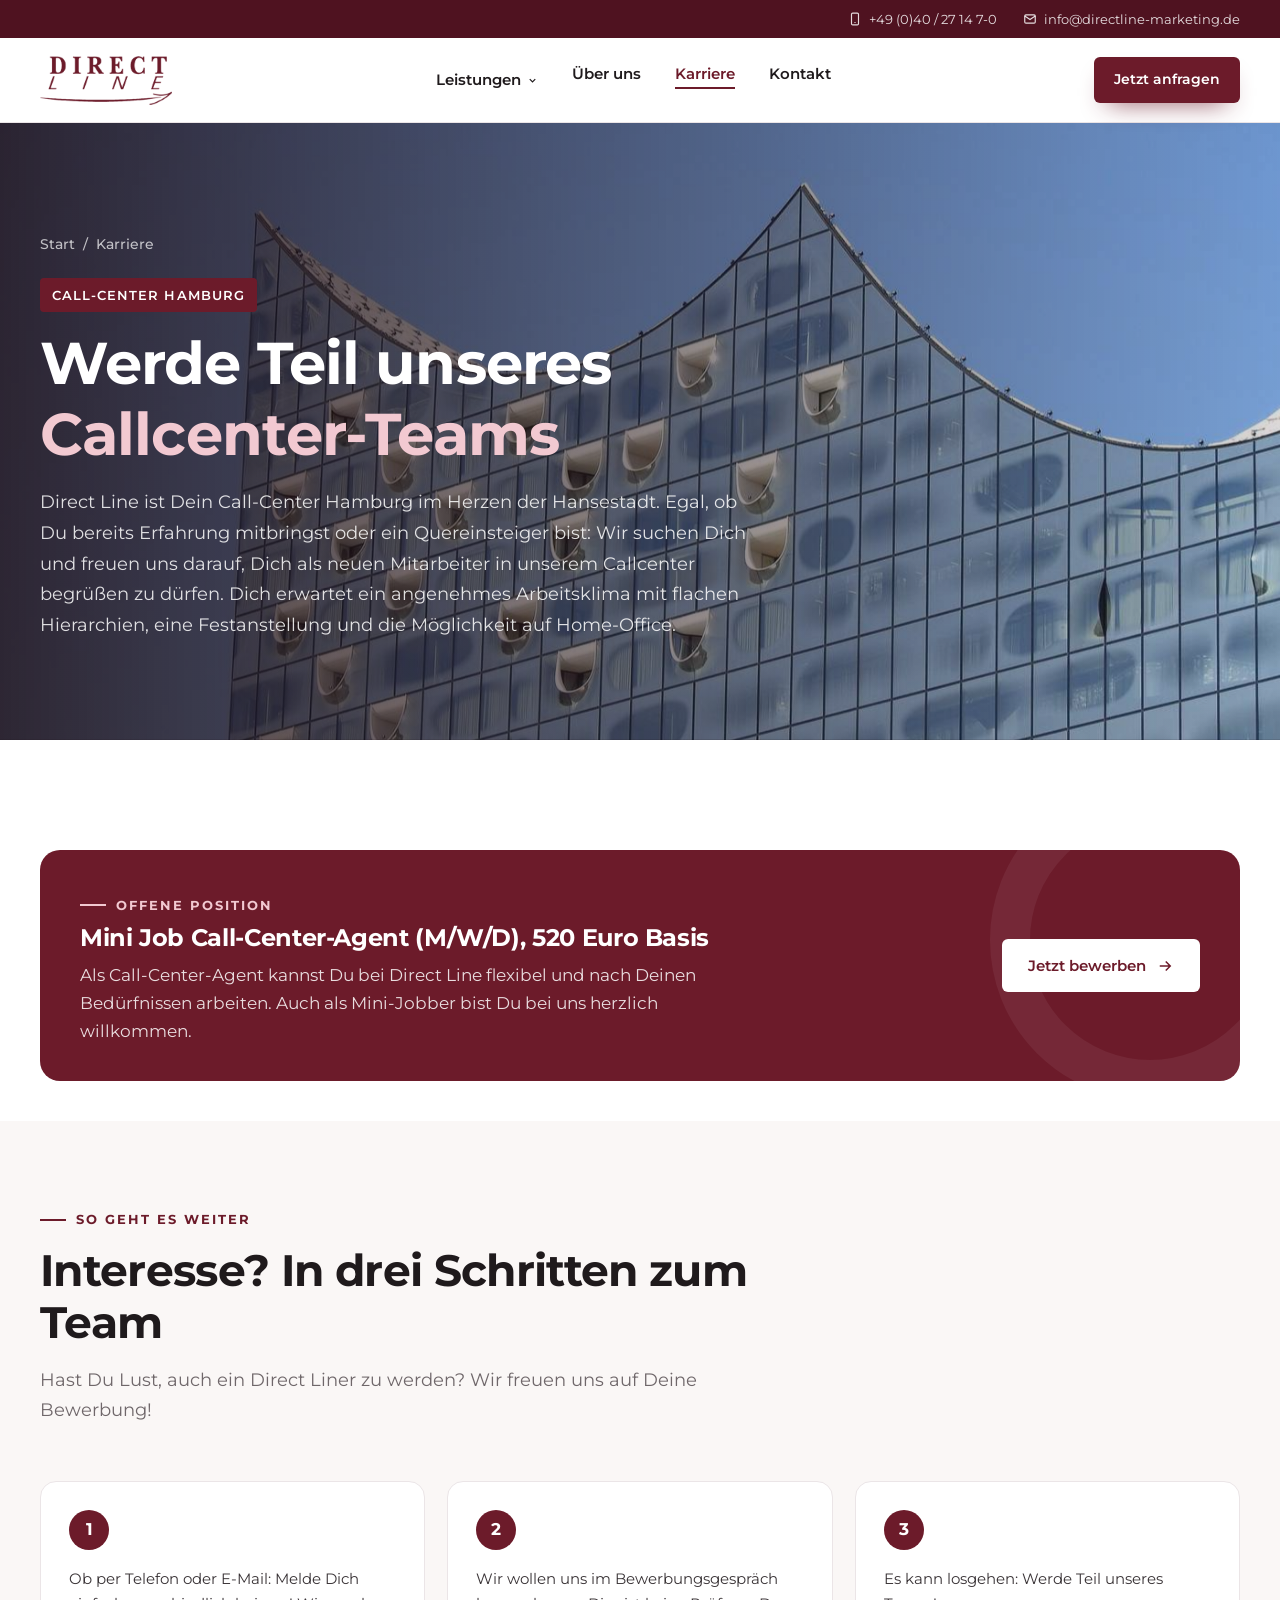
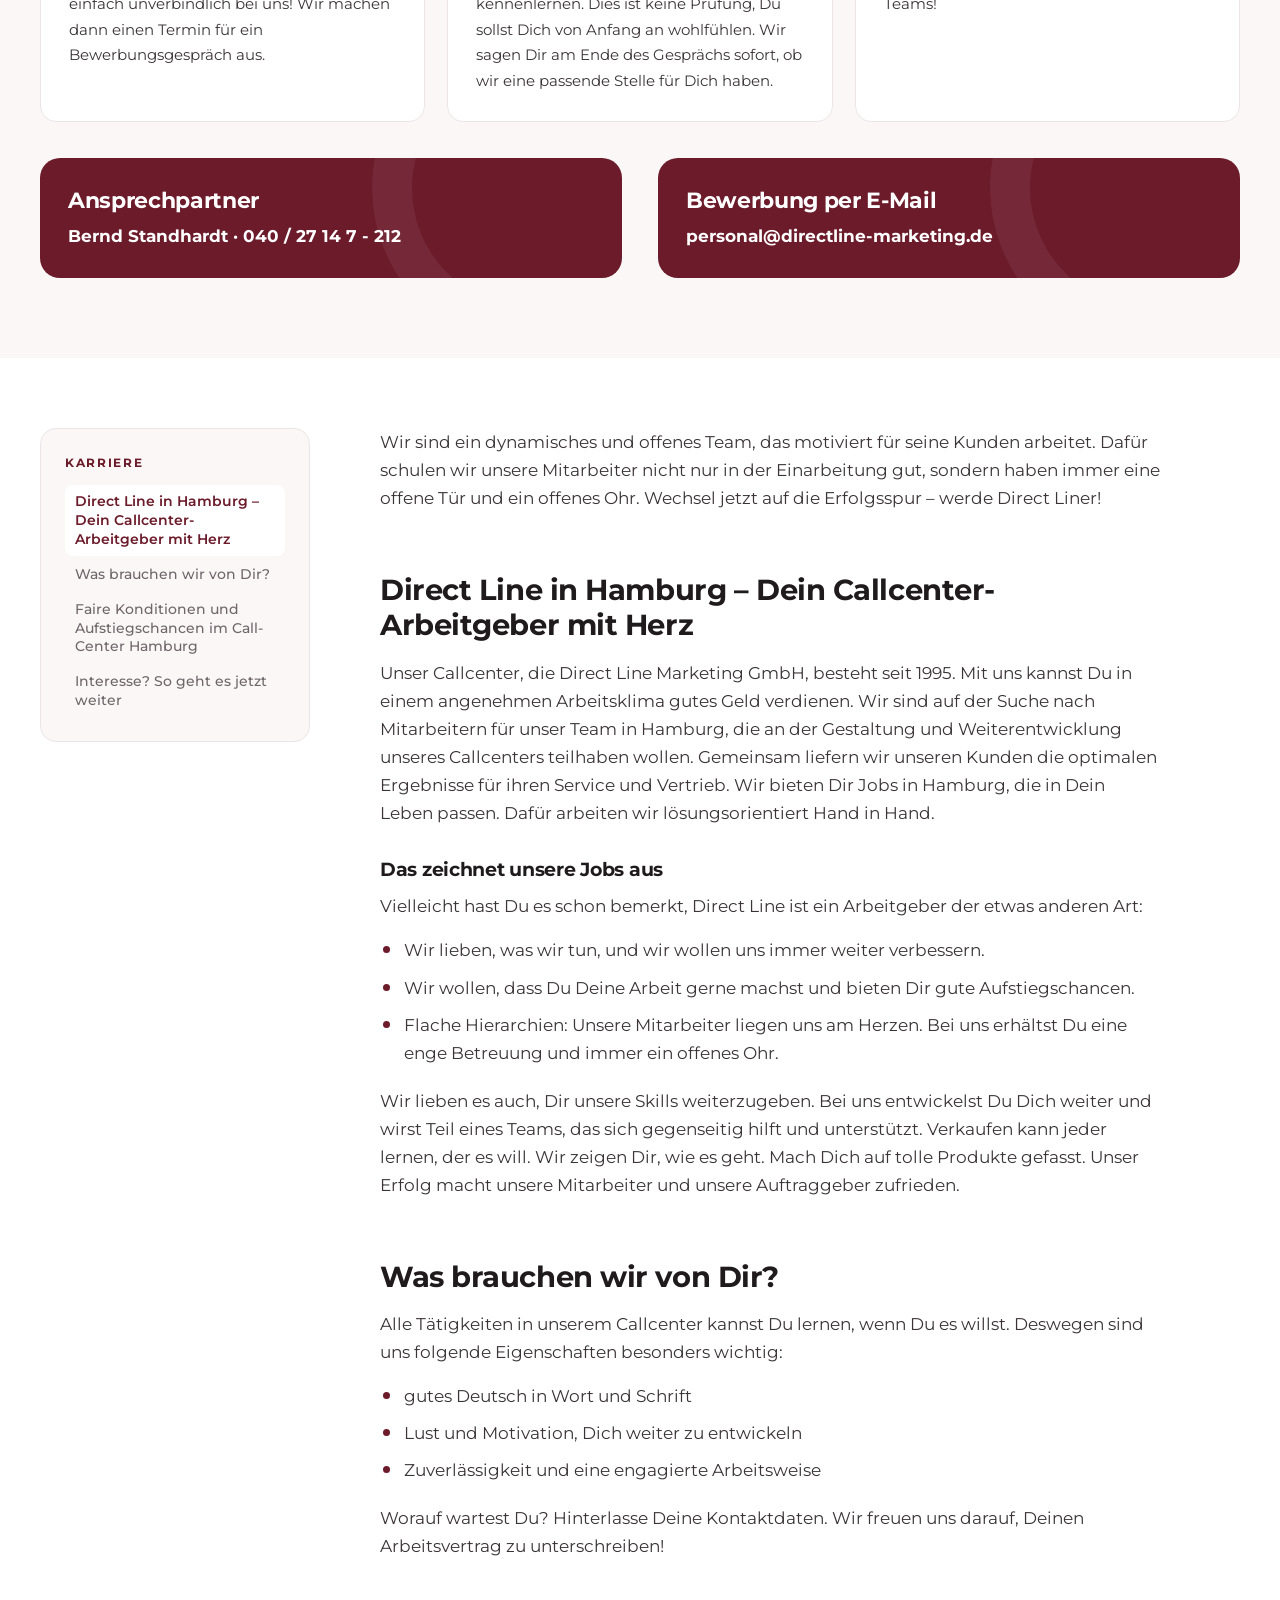
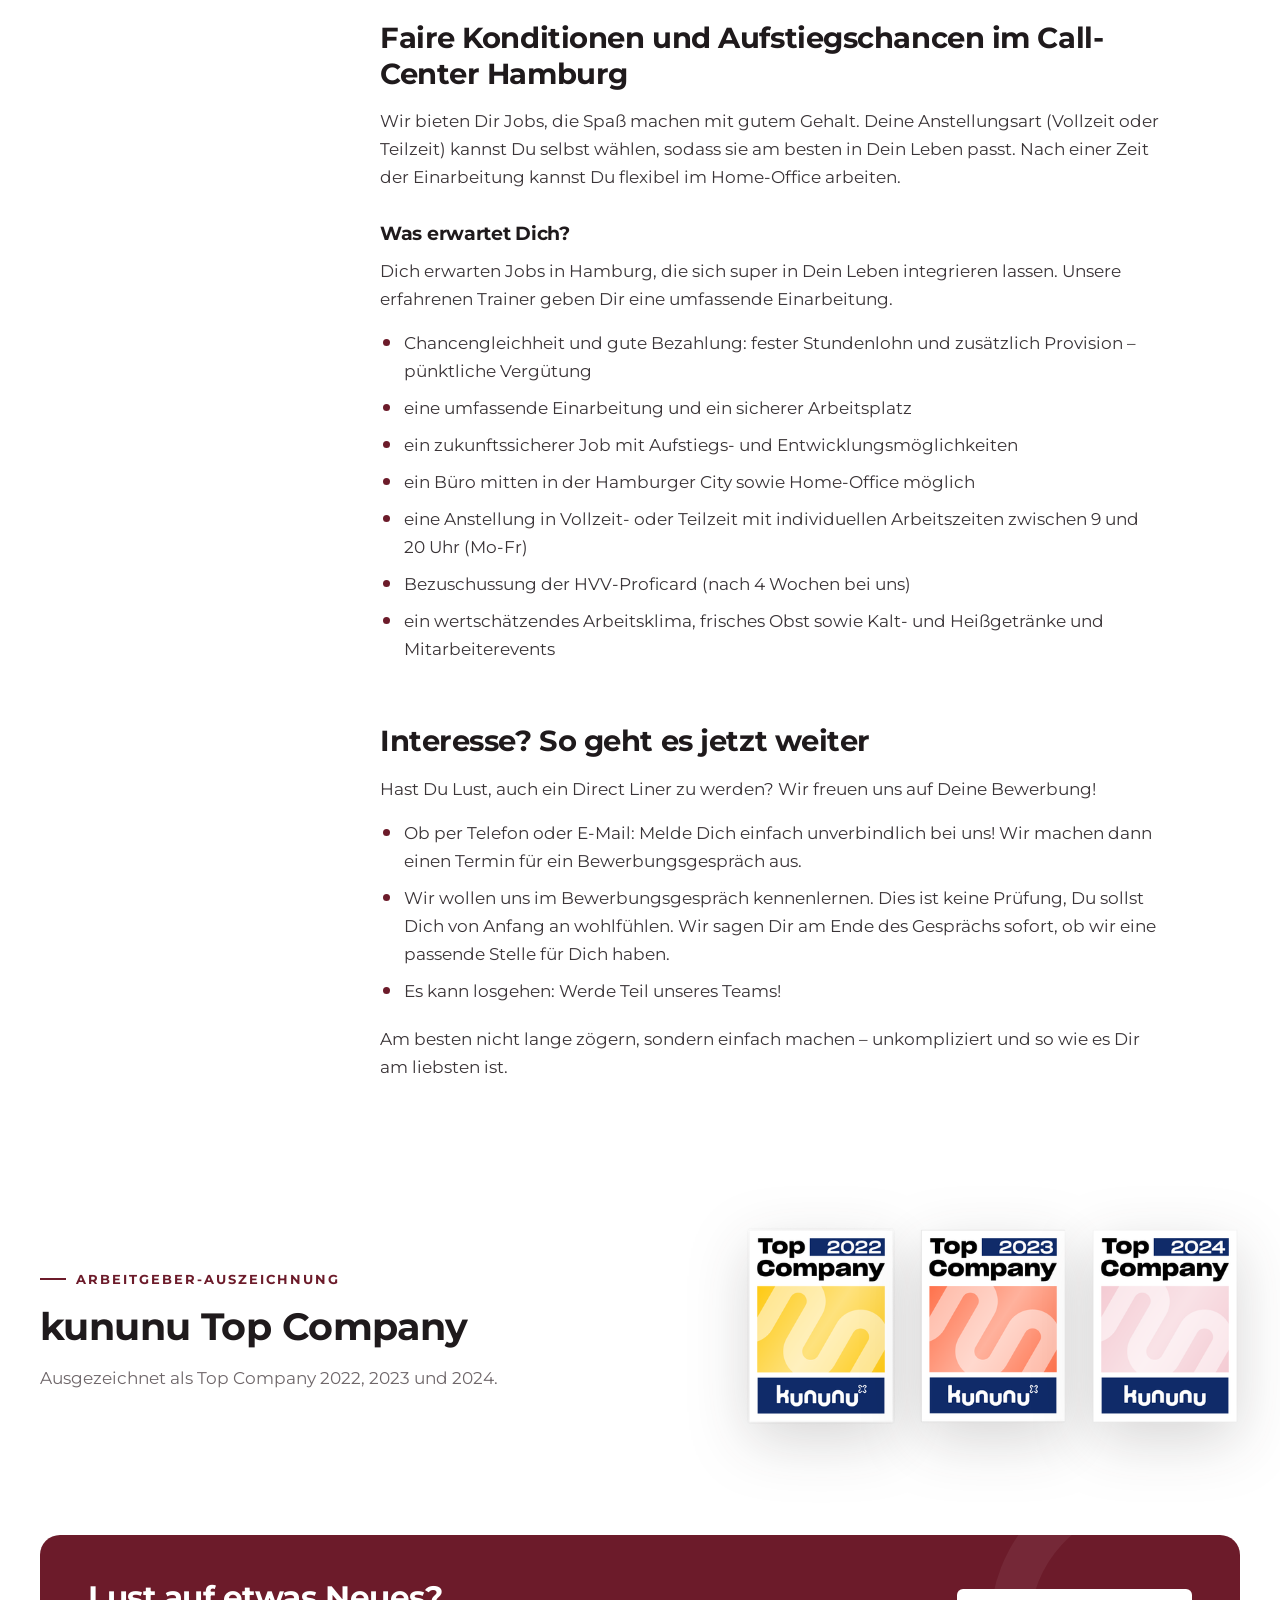
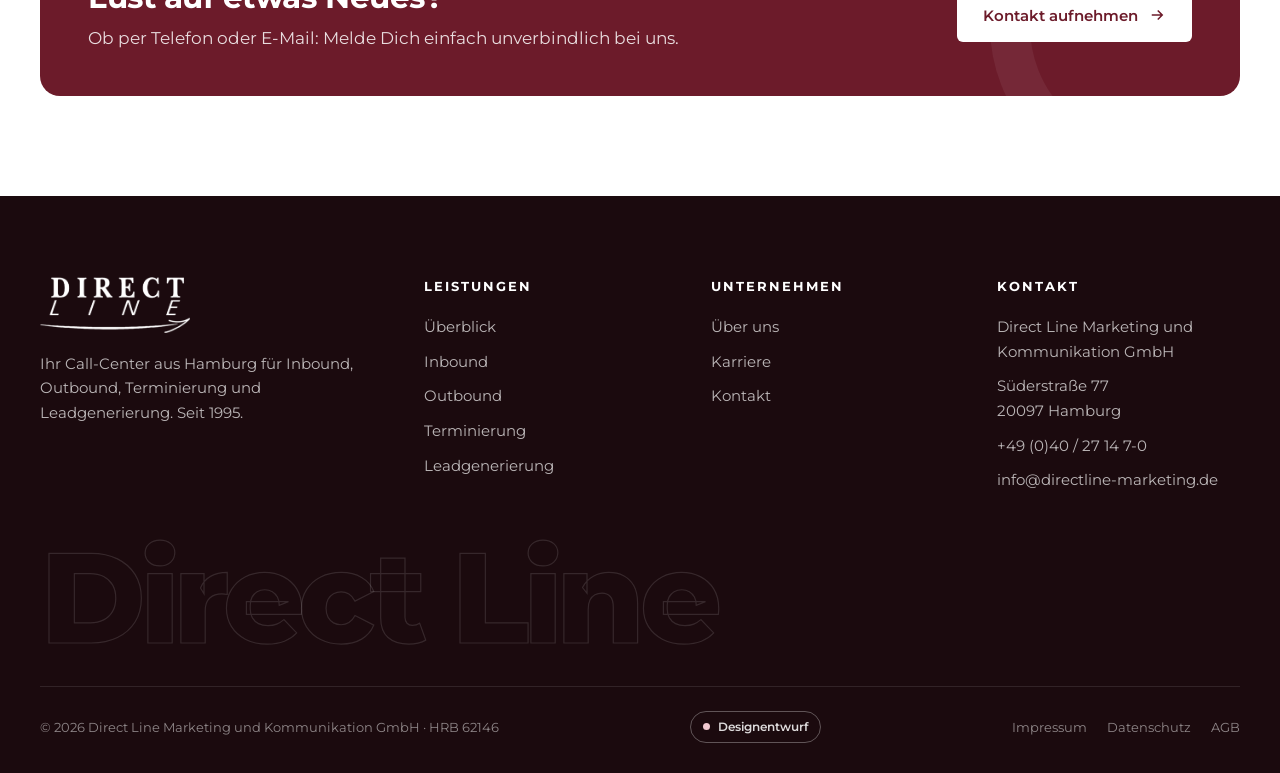
<file: directline-entwurf/karriere/index.html>
<!DOCTYPE html>
<html lang="de">
<head>
<meta charset="utf-8">
<meta name="robots" content="noindex, nofollow">
<meta name="viewport" content="width=device-width, initial-scale=1">
<title>Karriere · Direct Line</title>
<meta name="description" content="Jobs im Call-Center Hamburg bei Direct Line: Festanstellung, Home-Office, Aufstiegschancen.">
<meta name="theme-color" content="#6c1b2a">
<link rel="icon" href="data:image/svg+xml,%3Csvg xmlns='http://www.w3.org/2000/svg' viewBox='0 0 64 64'%3E%3Crect width='64' height='64' rx='14' fill='%236c1b2a'/%3E%3Ctext x='32' y='42' font-family='Georgia,serif' font-size='30' font-weight='700' text-anchor='middle' fill='white'%3EDL%3C/text%3E%3C/svg%3E">
<link rel="preconnect" href="https://fonts.googleapis.com"><link rel="preconnect" href="https://fonts.gstatic.com" crossorigin>
<link href="https://fonts.googleapis.com/css2?family=Montserrat:ital,wght@0,400;0,500;0,600;0,700;0,800;1,500&display=swap" rel="stylesheet">
<link rel="stylesheet" href="../assets/style.css">
</head>
<body>
<a class="skip" href="#inhalt">Zum Inhalt springen</a>
<div class="topbar"><div class="wrap"><a href="tel:+494027147000"><svg width="14" height="14" viewBox="0 0 24 24" fill="none" stroke="currentColor" stroke-width="2"><rect x="6" y="2" width="12" height="20" rx="2"/><path d="M11 18h2"/></svg>+49 (0)40 / 27 14 7-0</a><a href="mailto:info@directline-marketing.de"><svg width="14" height="14" viewBox="0 0 24 24" fill="none" stroke="currentColor" stroke-width="2"><rect x="3" y="5" width="18" height="14" rx="2"/><path d="M3 7l9 6 9-6"/></svg><span class="mail-t">info@directline-marketing.de</span></a></div></div>
<header><div class="wrap nav">
<a class="logo" href="../" aria-label="Direct Line Startseite"><span class="lg" aria-hidden="true"></span></a>
<nav aria-label="Hauptnavigation"><ul class="menu" id="menu"><li class="has-drop"><a href="../leistungen/">Leistungen <svg class="chev" width="11" height="11" viewBox="0 0 24 24" fill="none" stroke="currentColor" stroke-width="2.6"><path d="M6 9l6 6 6-6"/></svg></a><ul class="drop"><li><a href="../leistungen/inbound/">Inbound<small>Service- und Bestell-Hotlines</small></a></li><li><a href="../leistungen/outbound/">Outbound<small>Vertrieb und Telemarketing</small></a></li><li><a href="../leistungen/terminierung/">Terminierung<small>Slimbound für Ihren Außendienst</small></a></li><li><a href="../leistungen/leadgenerierung/">Leadgenerierung<small>Leads und OPT-IN Adressen</small></a></li><li><a href="../leistungen/">Alle Leistungen<small>Überblick</small></a></li></ul><div class="mobile-sub"><a href="../leistungen/inbound/">Inbound</a><a href="../leistungen/outbound/">Outbound</a><a href="../leistungen/terminierung/">Terminierung</a><a href="../leistungen/leadgenerierung/">Leadgenerierung</a></div></li><li><a href="../ueber-uns/">Über uns</a></li><li><a href="../karriere/" aria-current="page">Karriere</a></li><li><a href="../kontakt/">Kontakt</a></li></ul></nav>
<a class="btn btn-brand" href="../kontakt/">Jetzt anfragen</a>
<button class="burger" id="burger" aria-label="Menü öffnen" aria-expanded="false" aria-controls="menu"><svg width="26" height="26" viewBox="0 0 24 24" fill="none" stroke="currentColor" stroke-width="2"><path d="M4 7h16M4 12h16M4 17h16"/></svg></button>
</div></header>
<main id="inhalt"><section class="phero img"><img class="bg" src="[data-uri]" alt=""><div class="wrap"><nav class="crumbs" aria-label="Brotkrumen"><a href="../">Start</a><span aria-hidden="true">/</span><span>Karriere</span></nav><span class="label">Call-Center Hamburg</span><h1>Werde Teil unseres <em class="em">Callcenter-Teams</em></h1><p class="lead">Direct Line ist Dein Call-Center Hamburg im Herzen der Hansestadt. Egal, ob Du bereits Erfahrung mitbringst oder ein Quereinsteiger bist: Wir suchen Dich und freuen uns darauf, Dich als neuen Mitarbeiter in unserem Callcenter begrüßen zu dürfen. Dich erwartet ein angenehmes Arbeitsklima mit flachen Hierarchien, eine Festanstellung und die Möglichkeit auf Home-Office.</p></div></section>
<section style="padding-bottom:40px"><div class="wrap"><div class="job reveal"><div><span class="kicker" style="color:#f2c9d1">Offene Position</span><h3>Mini Job Call-Center-Agent (M/W/D), 520 Euro Basis</h3><p>Als Call-Center-Agent kannst Du bei Direct Line flexibel und nach Deinen Bedürfnissen arbeiten. Auch als Mini-Jobber bist Du bei uns herzlich willkommen.</p></div><a class="btn" href="mailto:personal@directline-marketing.de?subject=Bewerbung%20Call-Center-Agent">Jetzt bewerben <svg width="18" height="18" viewBox="0 0 24 24" fill="none" stroke="currentColor" stroke-width="2"><path d="M5 12h14M13 6l6 6-6 6"/></svg></a></div></div></section>
<section class="services" style="padding:80px 0"><div class="wrap"><div class="head reveal"><span class="kicker">So geht es weiter</span><h2>Interesse? In drei Schritten zum Team</h2><p>Hast Du Lust, auch ein Direct Liner zu werden? Wir freuen uns auf Deine Bewerbung!</p></div><div class="steps"><div class="stp reveal d0"><p>Ob per Telefon oder E-Mail: Melde Dich einfach unverbindlich bei uns! Wir machen dann einen Termin für ein Bewerbungsgespräch aus.</p></div><div class="stp reveal d1"><p>Wir wollen uns im Bewerbungsgespräch kennenlernen. Dies ist keine Prüfung, Du sollst Dich von Anfang an wohlfühlen. Wir sagen Dir am Ende des Gesprächs sofort, ob wir eine passende Stelle für Dich haben.</p></div><div class="stp reveal d2"><p>Es kann losgehen: Werde Teil unseres Teams!</p></div></div>
<div class="contact-grid" style="margin-top:36px;grid-template-columns:1fr 1fr"><a class="info reveal" href="tel:+4940271470212" style="padding:28px"><h3 style="margin-bottom:6px">Ansprechpartner</h3><b>Bernd Standhardt · 040 / 27 14 7 - 212</b></a><a class="info reveal d1" href="mailto:personal@directline-marketing.de" style="padding:28px"><h3 style="margin-bottom:6px">Bewerbung per E-Mail</h3><b>personal@directline-marketing.de</b></a></div></div></section>
<section style="padding-top:70px"><div class="wrap doc"><aside class="toc" aria-label="Inhaltsverzeichnis"><h4>Karriere</h4><ol><li><a href="#direct-line-in-hamburg-dein-callcenter-arbeitgeber-mit-herz">Direct Line in Hamburg – Dein Callcenter-Arbeitgeber mit Herz</a></li><li><a href="#was-brauchen-wir-von-dir">Was brauchen wir von Dir?</a></li><li><a href="#faire-konditionen-und-aufstiegschancen-im-call-center-hambur">Faire Konditionen und Aufstiegschancen im Call-Center Hamburg</a></li><li><a href="#interesse-so-geht-es-jetzt-weiter">Interesse? So geht es jetzt weiter</a></li></ol></aside><article class="prose"><p>Wir sind ein dynamisches und offenes Team, das motiviert für seine Kunden arbeitet. Dafür schulen wir unsere Mitarbeiter nicht nur in der Einarbeitung gut, sondern haben immer eine offene Tür und ein offenes Ohr. Wechsel jetzt auf die Erfolgsspur – werde Direct Liner!</p>
<h2 id="direct-line-in-hamburg-dein-callcenter-arbeitgeber-mit-herz">Direct Line in Hamburg – Dein Callcenter-Arbeitgeber mit Herz</h2>
<p>Unser Callcenter, die Direct Line Marketing GmbH, besteht seit 1995. Mit uns kannst Du in einem angenehmen Arbeitsklima gutes Geld verdienen. Wir sind auf der Suche nach Mitarbeitern für unser Team in Hamburg, die an der Gestaltung und Weiterentwicklung unseres Callcenters teilhaben wollen. Gemeinsam liefern wir unseren Kunden die optimalen Ergebnisse für ihren Service und Vertrieb. Wir bieten Dir Jobs in Hamburg, die in Dein Leben passen. Dafür arbeiten wir lösungsorientiert Hand in Hand.</p>
<h3>Das zeichnet unsere Jobs aus</h3>
<p>Vielleicht hast Du es schon bemerkt, Direct Line ist ein Arbeitgeber der etwas anderen Art:</p>
<ul>
<li>Wir lieben, was wir tun, und wir wollen uns immer weiter verbessern.</li>
<li>Wir wollen, dass Du Deine Arbeit gerne machst und bieten Dir gute Aufstiegschancen.</li>
<li>Flache Hierarchien: Unsere Mitarbeiter liegen uns am Herzen. Bei uns erhältst Du eine enge Betreuung und immer ein offenes Ohr.</li>
</ul>
<p>Wir lieben es auch, Dir unsere Skills weiterzugeben. Bei uns entwickelst Du Dich weiter und wirst Teil eines Teams, das sich gegenseitig hilft und unterstützt. Verkaufen kann jeder lernen, der es will. Wir zeigen Dir, wie es geht. Mach Dich auf tolle Produkte gefasst. Unser Erfolg macht unsere Mitarbeiter und unsere Auftraggeber zufrieden.</p>
<h2 id="was-brauchen-wir-von-dir">Was brauchen wir von Dir?</h2>
<p>Alle Tätigkeiten in unserem Callcenter kannst Du lernen, wenn Du es willst. Deswegen sind uns folgende Eigenschaften besonders wichtig:</p>
<ul>
<li>gutes Deutsch in Wort und Schrift</li>
<li>Lust und Motivation, Dich weiter zu entwickeln</li>
<li>Zuverlässigkeit und eine engagierte Arbeitsweise</li>
</ul>
<p>Worauf wartest Du? Hinterlasse Deine Kontaktdaten. Wir freuen uns darauf, Deinen Arbeitsvertrag zu unterschreiben!</p>
<h2 id="faire-konditionen-und-aufstiegschancen-im-call-center-hambur">Faire Konditionen und Aufstiegschancen im Call-Center Hamburg</h2>
<p>Wir bieten Dir Jobs, die Spaß machen mit gutem Gehalt. Deine Anstellungsart (Vollzeit oder Teilzeit) kannst Du selbst wählen, sodass sie am besten in Dein Leben passt. Nach einer Zeit der Einarbeitung kannst Du flexibel im Home-Office arbeiten.</p>
<h3>Was erwartet Dich?</h3>
<p>Dich erwarten Jobs in Hamburg, die sich super in Dein Leben integrieren lassen. Unsere erfahrenen Trainer geben Dir eine umfassende Einarbeitung.</p>
<ul>
<li>Chancengleichheit und gute Bezahlung: fester Stundenlohn und zusätzlich Provision – pünktliche Vergütung</li>
<li>eine umfassende Einarbeitung und ein sicherer Arbeitsplatz</li>
<li>ein zukunftssicherer Job mit Aufstiegs- und Entwicklungsmöglichkeiten</li>
<li>ein Büro mitten in der Hamburger City sowie Home-Office möglich</li>
<li>eine Anstellung in Vollzeit- oder Teilzeit mit individuellen Arbeitszeiten zwischen 9 und 20 Uhr (Mo-Fr)</li>
<li>Bezuschussung der HVV-Proficard (nach 4 Wochen bei uns)</li>
<li>ein wertschätzendes Arbeitsklima, frisches Obst sowie Kalt- und Heißgetränke und Mitarbeiterevents</li>
</ul>
<h2 id="interesse-so-geht-es-jetzt-weiter">Interesse? So geht es jetzt weiter</h2>
<p>Hast Du Lust, auch ein Direct Liner zu werden? Wir freuen uns auf Deine Bewerbung!</p>
<ul>
<li>Ob per Telefon oder E-Mail: Melde Dich einfach unverbindlich bei uns! Wir machen dann einen Termin für ein Bewerbungsgespräch aus.</li>
<li>Wir wollen uns im Bewerbungsgespräch kennenlernen. Dies ist keine Prüfung, Du sollst Dich von Anfang an wohlfühlen. Wir sagen Dir am Ende des Gesprächs sofort, ob wir eine passende Stelle für Dich haben.</li>
<li>Es kann losgehen: Werde Teil unseres Teams!</li>
</ul>
<p>Am besten nicht lange zögern, sondern einfach machen – unkompliziert und so wie es Dir am liebsten ist.</p></article></div></section>
<section class="awards" style="padding-top:20px"><div class="wrap"><div class="reveal"><span class="kicker">Arbeitgeber-Auszeichnung</span><h2 style="font-size:clamp(28px,3vw,40px);margin:14px 0">kununu Top Company</h2><p style="color:var(--muted)">Ausgezeichnet als Top Company 2022, 2023 und 2024.</p></div>
<div class="badges reveal d1"><img src="[data-uri]" alt="kununu Top Company 2022" loading="lazy"><img src="[data-uri]" alt="kununu Top Company 2023" loading="lazy"><img src="[data-uri]" alt="kununu Top Company 2024" loading="lazy"></div></div></section>
<div class="band"><div class="wrap"><div class="band-inner reveal"><div><h2>Lust auf etwas Neues?</h2><p>Ob per Telefon oder E-Mail: Melde Dich einfach unverbindlich bei uns.</p></div><a class="btn" href="../kontakt/">Kontakt aufnehmen <svg width="18" height="18" viewBox="0 0 24 24" fill="none" stroke="currentColor" stroke-width="2"><path d="M5 12h14M13 6l6 6-6 6"/></svg></a></div></div></div></main>
<footer class="site"><div class="wrap">
<div class="f-top">
<div><span class="lgw" aria-hidden="true"></span><p style="max-width:34ch">Ihr Call-Center aus Hamburg für Inbound, Outbound, Terminierung und Leadgenerierung. Seit 1995.</p></div>
<div><h4>Leistungen</h4><ul><li><a href="../leistungen/">Überblick</a></li><li><a href="../leistungen/inbound/">Inbound</a></li><li><a href="../leistungen/outbound/">Outbound</a></li><li><a href="../leistungen/terminierung/">Terminierung</a></li><li><a href="../leistungen/leadgenerierung/">Leadgenerierung</a></li></ul></div>
<div><h4>Unternehmen</h4><ul><li><a href="../ueber-uns/">Über uns</a></li><li><a href="../karriere/">Karriere</a></li><li><a href="../kontakt/">Kontakt</a></li></ul></div>
<div><h4>Kontakt</h4><ul><li>Direct Line Marketing und<br>Kommunikation GmbH</li><li>Süderstraße 77<br>20097 Hamburg</li><li><a href="tel:+494027147000">+49 (0)40 / 27 14 7-0</a></li><li><a href="mailto:info@directline-marketing.de">info@directline-marketing.de</a></li></ul></div>
</div>
<div class="f-big" aria-hidden="true">Direct Line</div>
<div class="f-bot"><span>© <span id="year">2026</span> Direct Line Marketing und Kommunikation GmbH · HRB 62146</span><span class="draft">Designentwurf</span><nav aria-label="Rechtliches"><a href="../impressum/">Impressum</a><a href="../datenschutz/">Datenschutz</a><a href="../agb/">AGB</a></nav></div>
</div></footer>
<button class="totop" id="totop" aria-label="Nach oben"><svg width="20" height="20" viewBox="0 0 24 24" fill="none" stroke="currentColor" stroke-width="2"><path d="M6 15l6-6 6 6"/></svg></button>
<script src="../assets/app.js" defer></script>
</body></html>
</file>
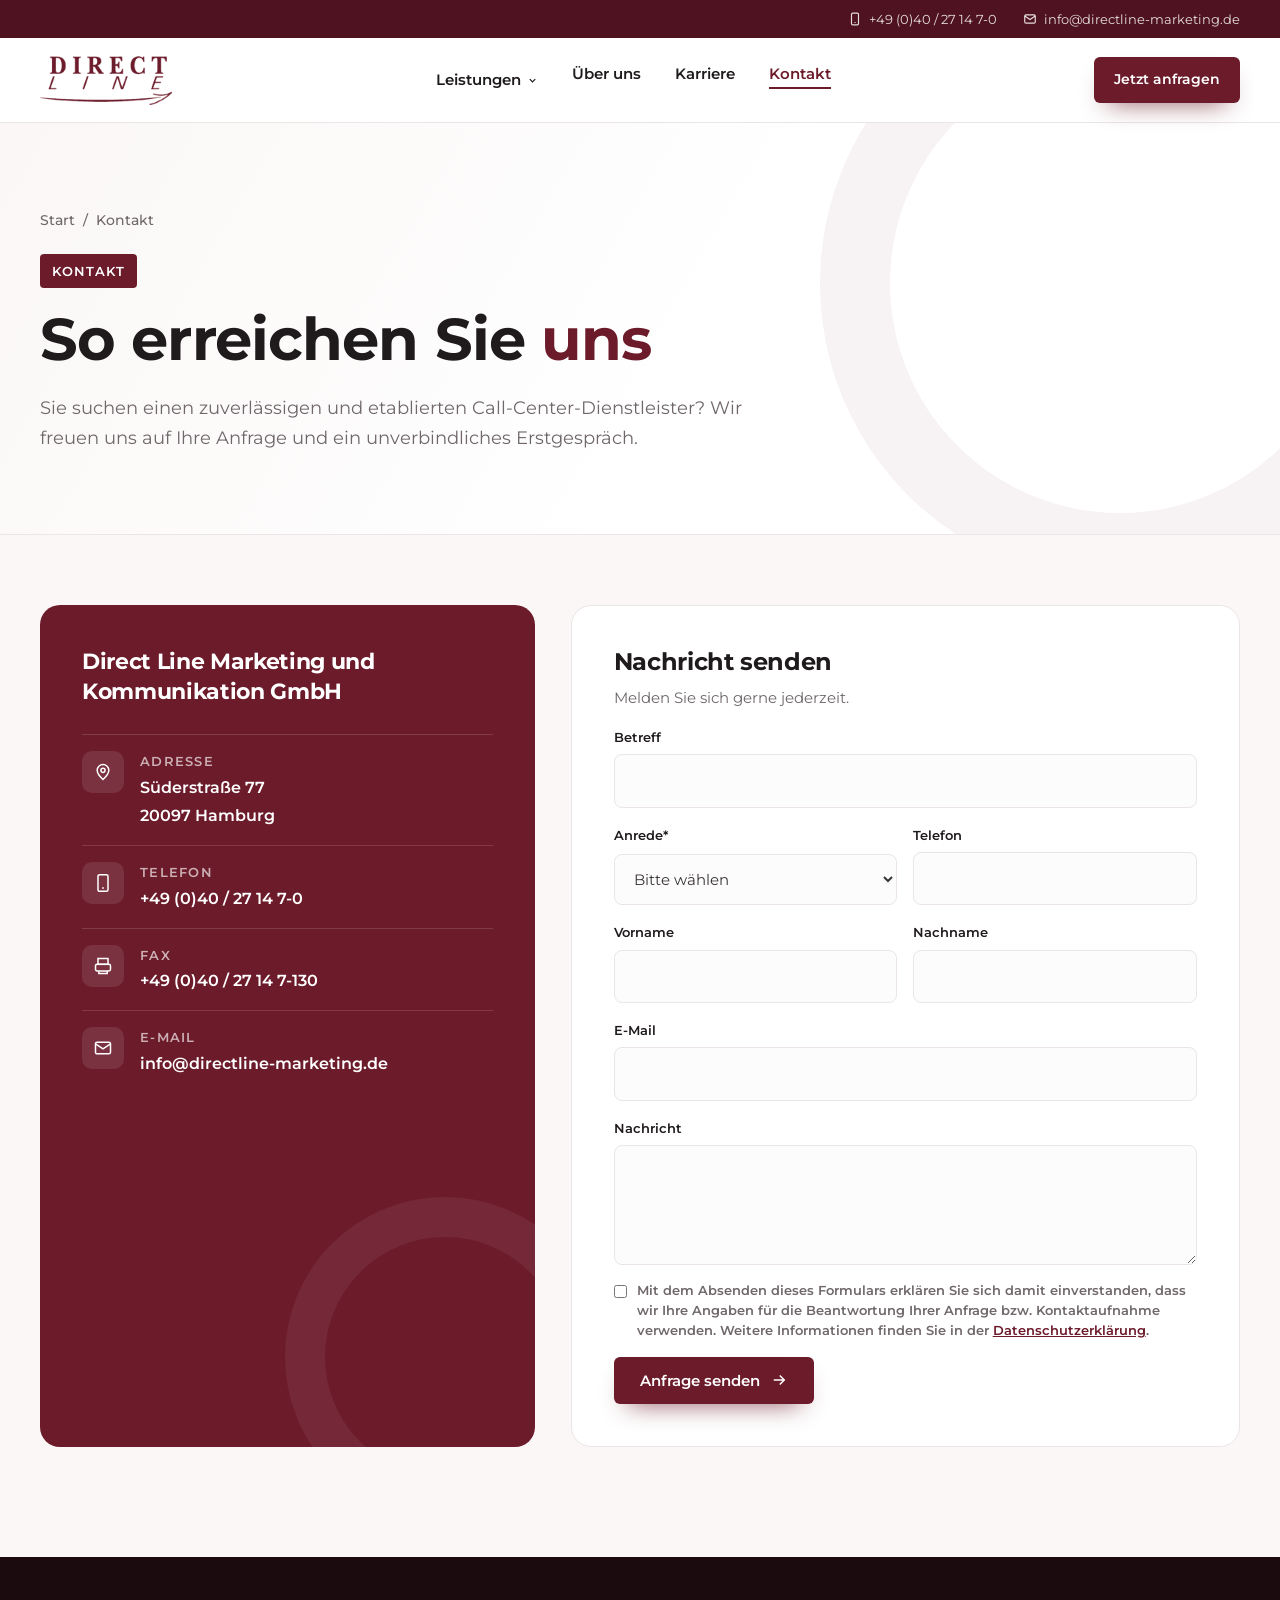
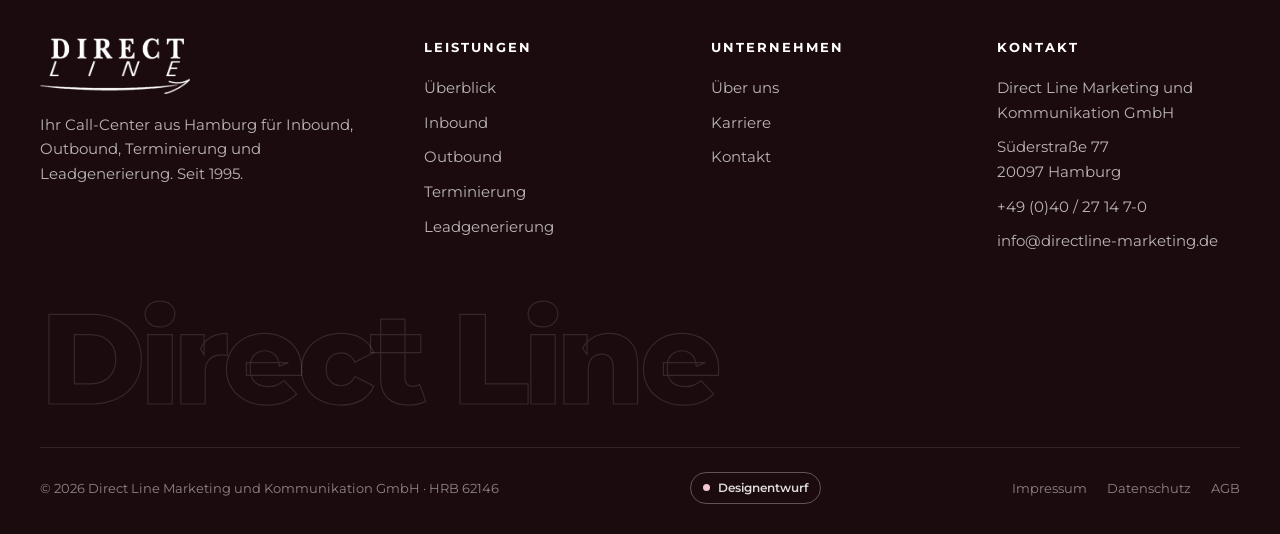
<file: directline-entwurf/kontakt/index.html>
<!DOCTYPE html>
<html lang="de">
<head>
<meta charset="utf-8">
<meta name="robots" content="noindex, nofollow">
<meta name="viewport" content="width=device-width, initial-scale=1">
<title>Kontakt · Direct Line</title>
<meta name="description" content="Kontakt zu Direct Line Marketing und Kommunikation GmbH, Süderstraße 77, 20097 Hamburg.">
<meta name="theme-color" content="#6c1b2a">
<link rel="icon" href="data:image/svg+xml,%3Csvg xmlns='http://www.w3.org/2000/svg' viewBox='0 0 64 64'%3E%3Crect width='64' height='64' rx='14' fill='%236c1b2a'/%3E%3Ctext x='32' y='42' font-family='Georgia,serif' font-size='30' font-weight='700' text-anchor='middle' fill='white'%3EDL%3C/text%3E%3C/svg%3E">
<link rel="preconnect" href="https://fonts.googleapis.com"><link rel="preconnect" href="https://fonts.gstatic.com" crossorigin>
<link href="https://fonts.googleapis.com/css2?family=Montserrat:ital,wght@0,400;0,500;0,600;0,700;0,800;1,500&display=swap" rel="stylesheet">
<link rel="stylesheet" href="../assets/style.css">
</head>
<body>
<a class="skip" href="#inhalt">Zum Inhalt springen</a>
<div class="topbar"><div class="wrap"><a href="tel:+494027147000"><svg width="14" height="14" viewBox="0 0 24 24" fill="none" stroke="currentColor" stroke-width="2"><rect x="6" y="2" width="12" height="20" rx="2"/><path d="M11 18h2"/></svg>+49 (0)40 / 27 14 7-0</a><a href="mailto:info@directline-marketing.de"><svg width="14" height="14" viewBox="0 0 24 24" fill="none" stroke="currentColor" stroke-width="2"><rect x="3" y="5" width="18" height="14" rx="2"/><path d="M3 7l9 6 9-6"/></svg><span class="mail-t">info@directline-marketing.de</span></a></div></div>
<header><div class="wrap nav">
<a class="logo" href="../" aria-label="Direct Line Startseite"><span class="lg" aria-hidden="true"></span></a>
<nav aria-label="Hauptnavigation"><ul class="menu" id="menu"><li class="has-drop"><a href="../leistungen/">Leistungen <svg class="chev" width="11" height="11" viewBox="0 0 24 24" fill="none" stroke="currentColor" stroke-width="2.6"><path d="M6 9l6 6 6-6"/></svg></a><ul class="drop"><li><a href="../leistungen/inbound/">Inbound<small>Service- und Bestell-Hotlines</small></a></li><li><a href="../leistungen/outbound/">Outbound<small>Vertrieb und Telemarketing</small></a></li><li><a href="../leistungen/terminierung/">Terminierung<small>Slimbound für Ihren Außendienst</small></a></li><li><a href="../leistungen/leadgenerierung/">Leadgenerierung<small>Leads und OPT-IN Adressen</small></a></li><li><a href="../leistungen/">Alle Leistungen<small>Überblick</small></a></li></ul><div class="mobile-sub"><a href="../leistungen/inbound/">Inbound</a><a href="../leistungen/outbound/">Outbound</a><a href="../leistungen/terminierung/">Terminierung</a><a href="../leistungen/leadgenerierung/">Leadgenerierung</a></div></li><li><a href="../ueber-uns/">Über uns</a></li><li><a href="../karriere/">Karriere</a></li><li><a href="../kontakt/" aria-current="page">Kontakt</a></li></ul></nav>
<a class="btn btn-brand" href="../kontakt/">Jetzt anfragen</a>
<button class="burger" id="burger" aria-label="Menü öffnen" aria-expanded="false" aria-controls="menu"><svg width="26" height="26" viewBox="0 0 24 24" fill="none" stroke="currentColor" stroke-width="2"><path d="M4 7h16M4 12h16M4 17h16"/></svg></button>
</div></header>
<main id="inhalt"><section class="phero"><div class="wrap"><nav class="crumbs" aria-label="Brotkrumen"><a href="../">Start</a><span aria-hidden="true">/</span><span>Kontakt</span></nav><span class="label">Kontakt</span><h1>So erreichen Sie <em class="em">uns</em></h1><p class="lead">Sie suchen einen zuverlässigen und etablierten Call-Center-Dienstleister? Wir freuen uns auf Ihre Anfrage und ein unverbindliches Erstgespräch.</p></div></section><section class="contact" id="formular" style="padding-top:70px">
  <div class="wrap">
    <div class="head reveal" style="display:none">
      <span class="kicker">Kontakt</span>
      <h2>Volle Kraft voraus!</h2>
      <p>Sie suchen einen zuverlässigen und etablierten Call-Center-Dienstleister? Wir freuen uns auf Ihre Anfrage und ein unverbindliches Erstgespräch.</p>
    </div>
    <div class="contact-grid">
      <div class="info reveal">
        <h3>Direct Line Marketing und<br>Kommunikation GmbH</h3>
        <div class="row"><span class="ico"><svg width="20" height="20" viewBox="0 0 24 24" fill="none" stroke="currentColor" stroke-width="1.8"><path d="M12 21s-7-6.2-7-11a7 7 0 0 1 14 0c0 4.8-7 11-7 11z"/><circle cx="12" cy="10" r="2.5"/></svg></span><div><small>Adresse</small><b>Süderstraße 77<br>20097 Hamburg</b></div></div>
        <div class="row"><span class="ico"><svg width="20" height="20" viewBox="0 0 24 24" fill="none" stroke="currentColor" stroke-width="1.8"><rect x="6" y="2" width="12" height="20" rx="2"/><path d="M11 18h2"/></svg></span><div><small>Telefon</small><a href="tel:+494027147000">+49 (0)40 / 27 14 7-0</a></div></div>
        <div class="row"><span class="ico"><svg width="20" height="20" viewBox="0 0 24 24" fill="none" stroke="currentColor" stroke-width="1.8"><rect x="6" y="3" width="12" height="7"/><rect x="3" y="10" width="18" height="8" rx="2"/><path d="M7 18v3h10v-3"/></svg></span><div><small>Fax</small><b>+49 (0)40 / 27 14 7-130</b></div></div>
        <div class="row"><span class="ico"><svg width="20" height="20" viewBox="0 0 24 24" fill="none" stroke="currentColor" stroke-width="1.8"><rect x="3" y="5" width="18" height="14" rx="2"/><path d="M3 7l9 6 9-6"/></svg></span><div><small>E-Mail</small><a href="mailto:info@directline-marketing.de">info@directline-marketing.de</a></div></div>
      </div>
      <form class="reveal d1" id="form" action="../danke/" method="get">
        <h3>Nachricht senden</h3>
        <p class="sub">Melden Sie sich gerne jederzeit.</p>
        <div class="f full"><label for="betreff">Betreff</label><input id="betreff" name="betreff" required></div>
        <div class="f"><label for="anrede">Anrede*</label><select id="anrede" name="anrede" required><option value="">Bitte wählen</option><option>Herr</option><option>Frau</option></select></div>
        <div class="f"><label for="tel">Telefon</label><input id="tel" name="telefon" type="tel"></div>
        <div class="f"><label for="vn">Vorname</label><input id="vn" name="vorname" required></div>
        <div class="f"><label for="nn">Nachname</label><input id="nn" name="nachname" required></div>
        <div class="f full"><label for="em">E-Mail</label><input id="em" name="email" required type="email"></div>
        <div class="f full"><label for="msg">Nachricht</label><textarea id="msg" name="nachricht" required></textarea></div>
        <label class="consent" style="display:flex;gap:10px;align-items:flex-start"><input type="checkbox" required style="margin-top:4px;accent-color:var(--brand)"><span>Mit dem Absenden dieses Formulars erklären Sie sich damit einverstanden, dass wir Ihre Angaben für die Beantwortung Ihrer Anfrage bzw. Kontaktaufnahme verwenden. Weitere Informationen finden Sie in der <a href="../datenschutz/">Datenschutzerklärung</a>.</span></label>
        <button class="btn btn-brand" type="submit">Anfrage senden <svg width="18" height="18" viewBox="0 0 24 24" fill="none" stroke="currentColor" stroke-width="2"><path d="M5 12h14M13 6l6 6-6 6"/></svg></button>
        </form>
    </div>
  </div>
</section></main>
<footer class="site"><div class="wrap">
<div class="f-top">
<div><span class="lgw" aria-hidden="true"></span><p style="max-width:34ch">Ihr Call-Center aus Hamburg für Inbound, Outbound, Terminierung und Leadgenerierung. Seit 1995.</p></div>
<div><h4>Leistungen</h4><ul><li><a href="../leistungen/">Überblick</a></li><li><a href="../leistungen/inbound/">Inbound</a></li><li><a href="../leistungen/outbound/">Outbound</a></li><li><a href="../leistungen/terminierung/">Terminierung</a></li><li><a href="../leistungen/leadgenerierung/">Leadgenerierung</a></li></ul></div>
<div><h4>Unternehmen</h4><ul><li><a href="../ueber-uns/">Über uns</a></li><li><a href="../karriere/">Karriere</a></li><li><a href="../kontakt/">Kontakt</a></li></ul></div>
<div><h4>Kontakt</h4><ul><li>Direct Line Marketing und<br>Kommunikation GmbH</li><li>Süderstraße 77<br>20097 Hamburg</li><li><a href="tel:+494027147000">+49 (0)40 / 27 14 7-0</a></li><li><a href="mailto:info@directline-marketing.de">info@directline-marketing.de</a></li></ul></div>
</div>
<div class="f-big" aria-hidden="true">Direct Line</div>
<div class="f-bot"><span>© <span id="year">2026</span> Direct Line Marketing und Kommunikation GmbH · HRB 62146</span><span class="draft">Designentwurf</span><nav aria-label="Rechtliches"><a href="../impressum/">Impressum</a><a href="../datenschutz/">Datenschutz</a><a href="../agb/">AGB</a></nav></div>
</div></footer>
<button class="totop" id="totop" aria-label="Nach oben"><svg width="20" height="20" viewBox="0 0 24 24" fill="none" stroke="currentColor" stroke-width="2"><path d="M6 15l6-6 6 6"/></svg></button>
<script src="../assets/app.js" defer></script>
</body></html>
</file>
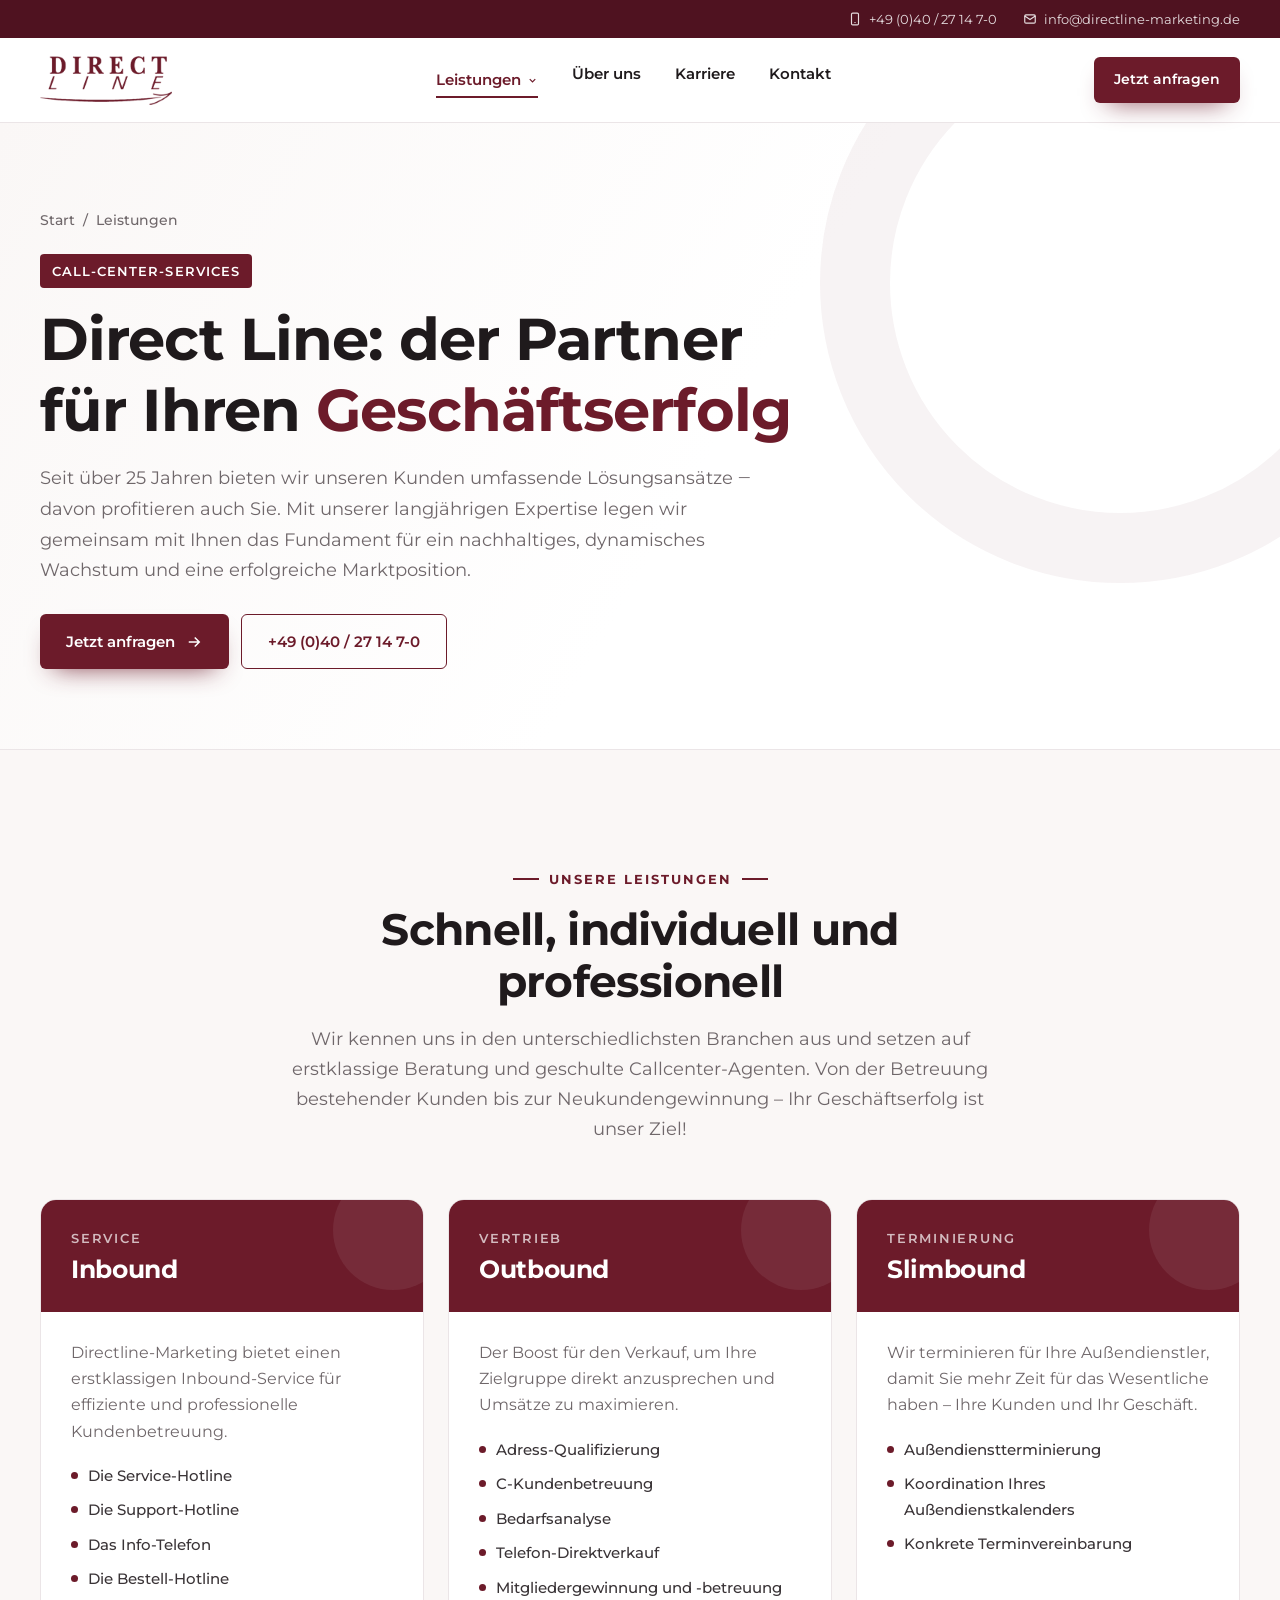
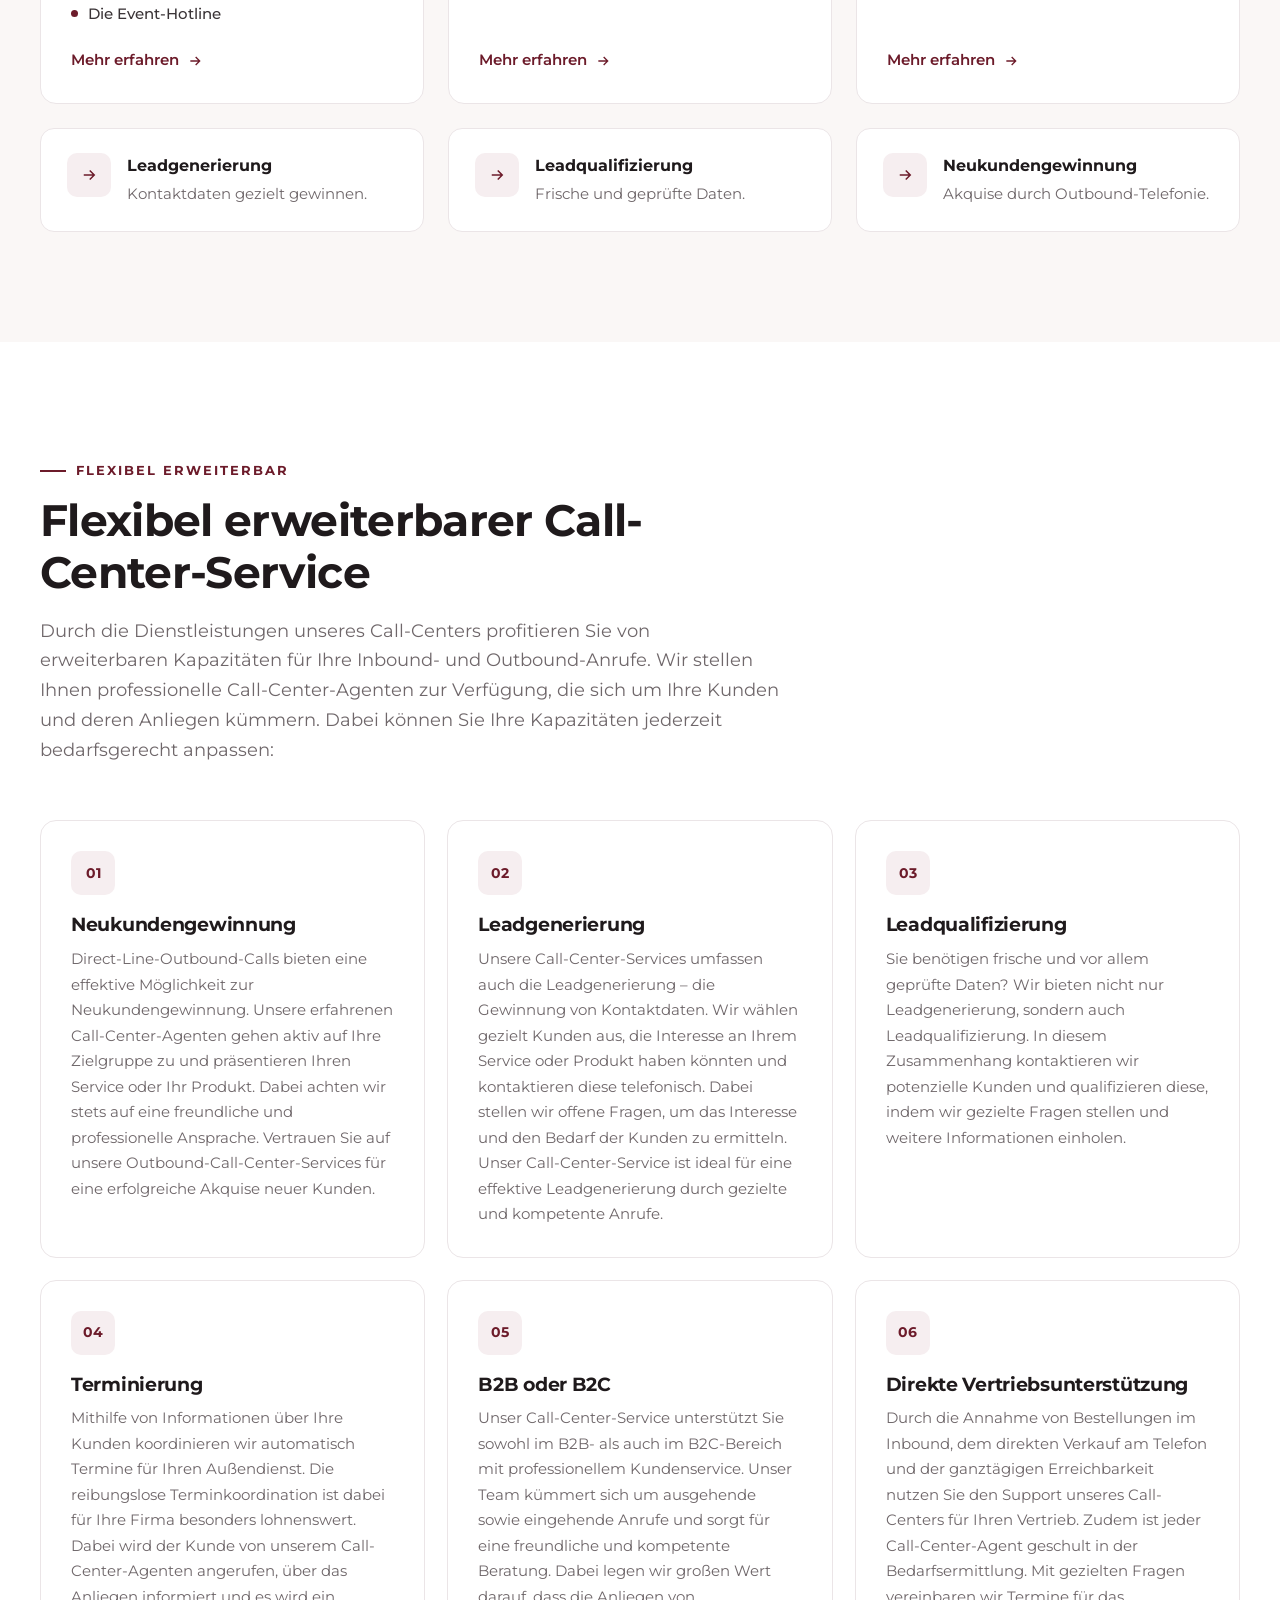
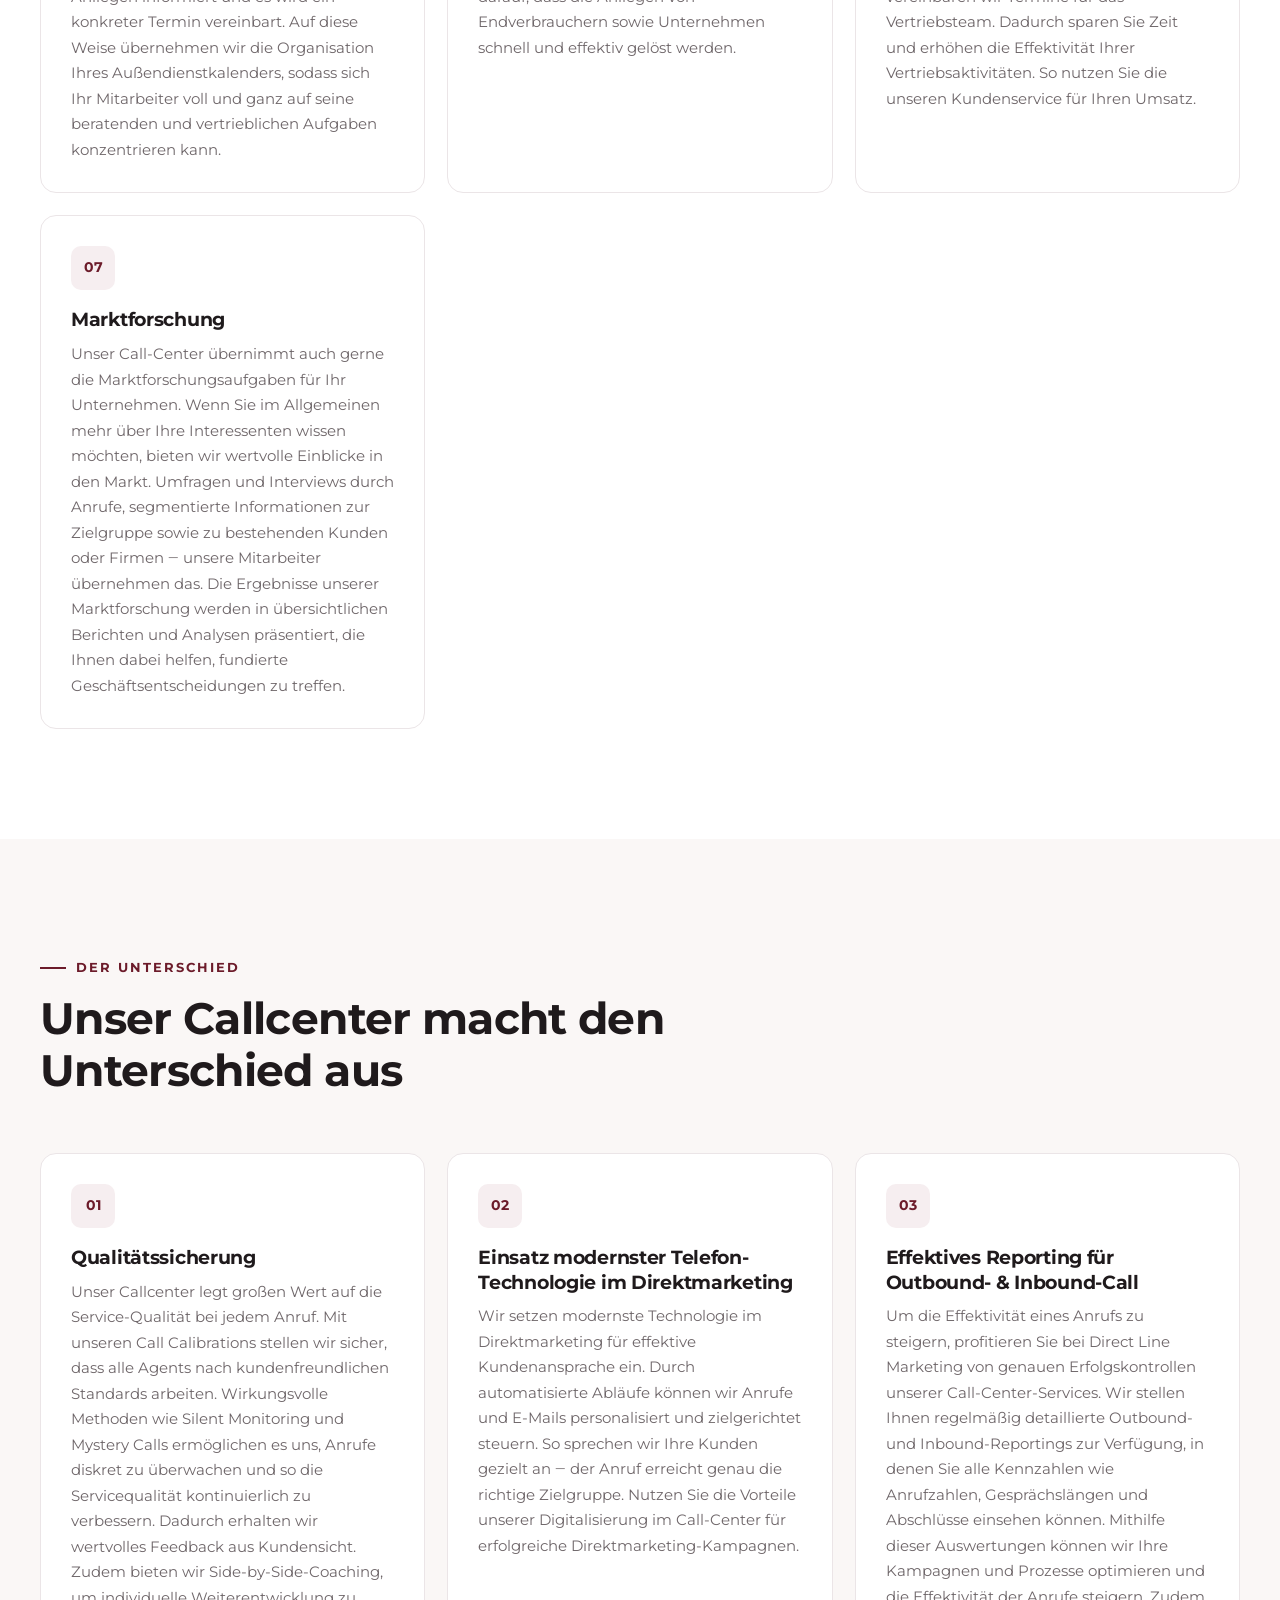
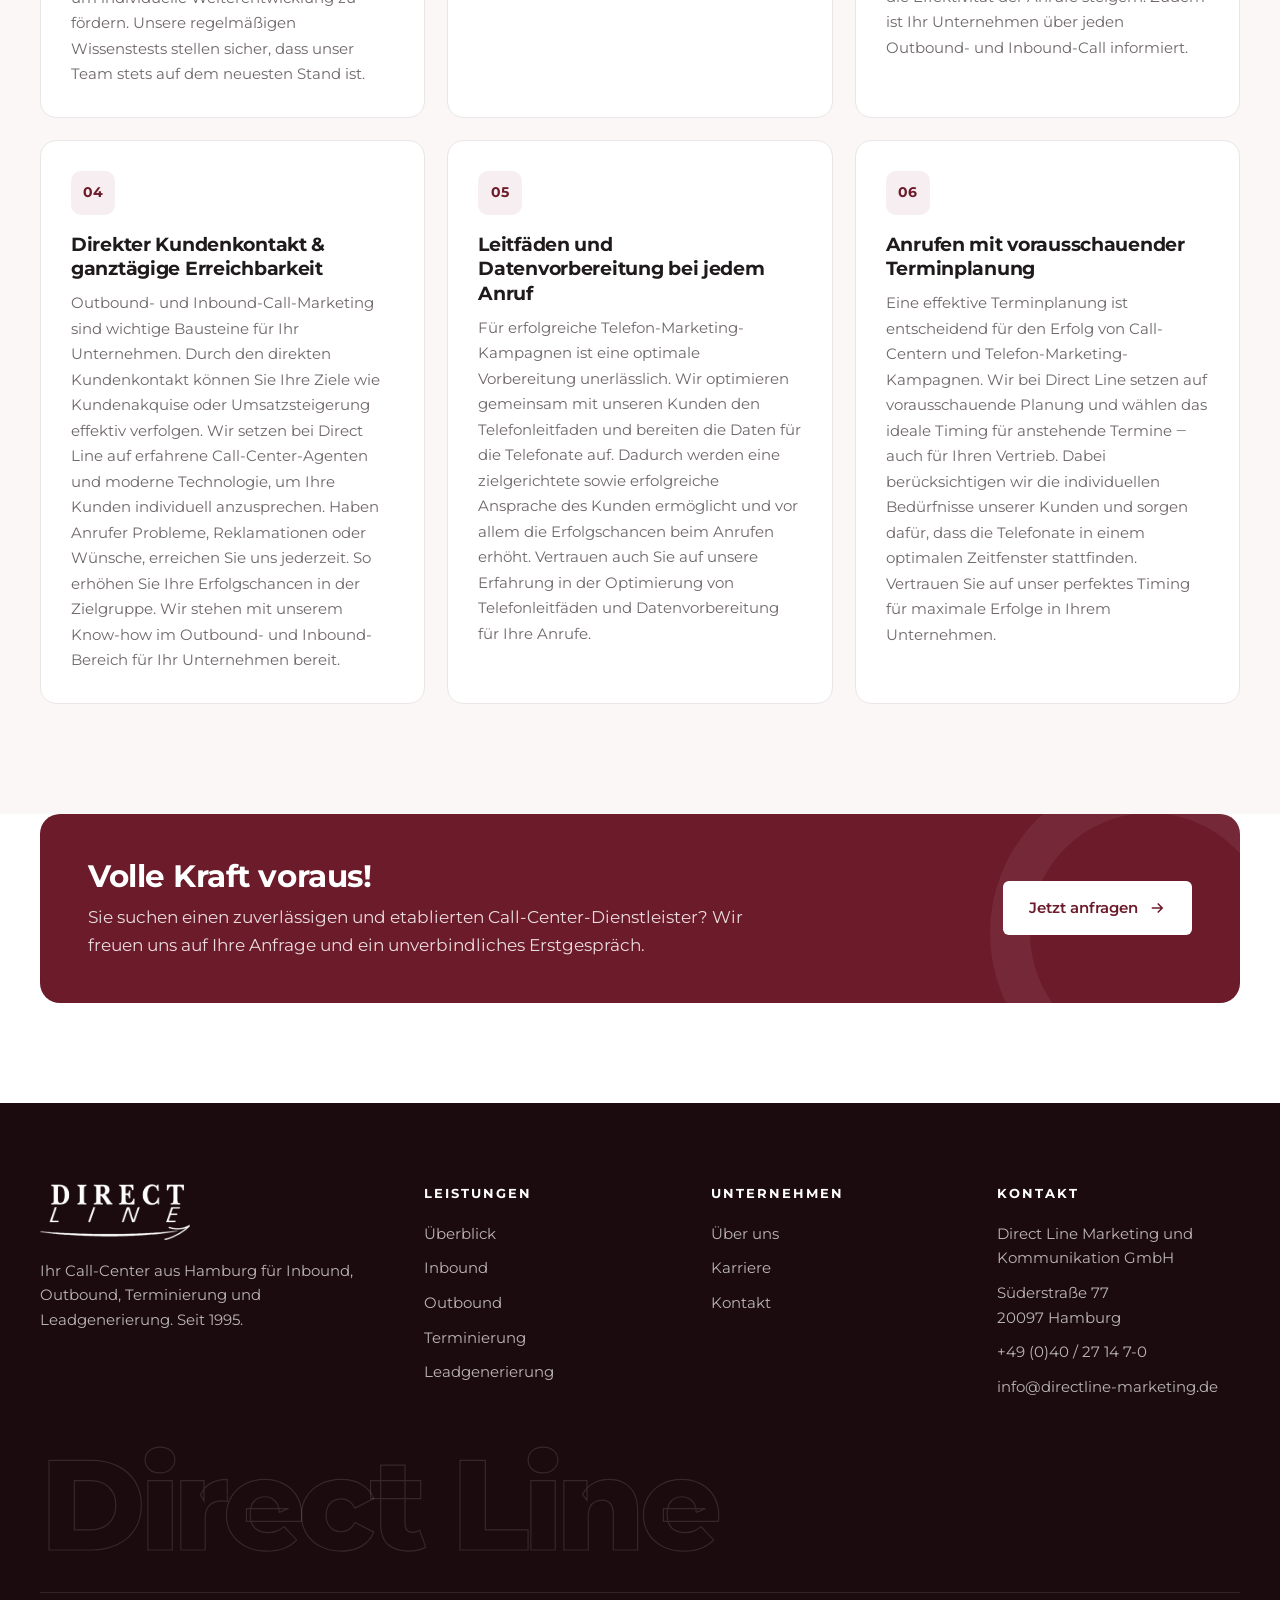
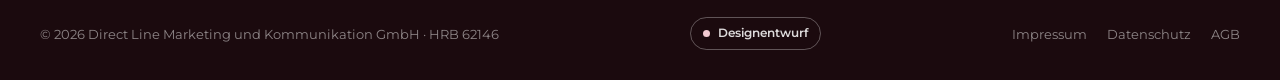
<file: directline-entwurf/leistungen/index.html>
<!DOCTYPE html>
<html lang="de">
<head>
<meta charset="utf-8">
<meta name="robots" content="noindex, nofollow">
<meta name="viewport" content="width=device-width, initial-scale=1">
<title>Leistungen · Direct Line</title>
<meta name="description" content="Call-Center-Services von Direct Line: Inbound, Outbound, Terminierung und Leadgenerierung.">
<meta name="theme-color" content="#6c1b2a">
<link rel="icon" href="data:image/svg+xml,%3Csvg xmlns='http://www.w3.org/2000/svg' viewBox='0 0 64 64'%3E%3Crect width='64' height='64' rx='14' fill='%236c1b2a'/%3E%3Ctext x='32' y='42' font-family='Georgia,serif' font-size='30' font-weight='700' text-anchor='middle' fill='white'%3EDL%3C/text%3E%3C/svg%3E">
<link rel="preconnect" href="https://fonts.googleapis.com"><link rel="preconnect" href="https://fonts.gstatic.com" crossorigin>
<link href="https://fonts.googleapis.com/css2?family=Montserrat:ital,wght@0,400;0,500;0,600;0,700;0,800;1,500&display=swap" rel="stylesheet">
<link rel="stylesheet" href="../assets/style.css">
</head>
<body>
<a class="skip" href="#inhalt">Zum Inhalt springen</a>
<div class="topbar"><div class="wrap"><a href="tel:+494027147000"><svg width="14" height="14" viewBox="0 0 24 24" fill="none" stroke="currentColor" stroke-width="2"><rect x="6" y="2" width="12" height="20" rx="2"/><path d="M11 18h2"/></svg>+49 (0)40 / 27 14 7-0</a><a href="mailto:info@directline-marketing.de"><svg width="14" height="14" viewBox="0 0 24 24" fill="none" stroke="currentColor" stroke-width="2"><rect x="3" y="5" width="18" height="14" rx="2"/><path d="M3 7l9 6 9-6"/></svg><span class="mail-t">info@directline-marketing.de</span></a></div></div>
<header><div class="wrap nav">
<a class="logo" href="../" aria-label="Direct Line Startseite"><span class="lg" aria-hidden="true"></span></a>
<nav aria-label="Hauptnavigation"><ul class="menu" id="menu"><li class="has-drop"><a href="../leistungen/" aria-current="page">Leistungen <svg class="chev" width="11" height="11" viewBox="0 0 24 24" fill="none" stroke="currentColor" stroke-width="2.6"><path d="M6 9l6 6 6-6"/></svg></a><ul class="drop"><li><a href="../leistungen/inbound/">Inbound<small>Service- und Bestell-Hotlines</small></a></li><li><a href="../leistungen/outbound/">Outbound<small>Vertrieb und Telemarketing</small></a></li><li><a href="../leistungen/terminierung/">Terminierung<small>Slimbound für Ihren Außendienst</small></a></li><li><a href="../leistungen/leadgenerierung/">Leadgenerierung<small>Leads und OPT-IN Adressen</small></a></li><li><a href="../leistungen/">Alle Leistungen<small>Überblick</small></a></li></ul><div class="mobile-sub"><a href="../leistungen/inbound/">Inbound</a><a href="../leistungen/outbound/">Outbound</a><a href="../leistungen/terminierung/">Terminierung</a><a href="../leistungen/leadgenerierung/">Leadgenerierung</a></div></li><li><a href="../ueber-uns/">Über uns</a></li><li><a href="../karriere/">Karriere</a></li><li><a href="../kontakt/">Kontakt</a></li></ul></nav>
<a class="btn btn-brand" href="../kontakt/">Jetzt anfragen</a>
<button class="burger" id="burger" aria-label="Menü öffnen" aria-expanded="false" aria-controls="menu"><svg width="26" height="26" viewBox="0 0 24 24" fill="none" stroke="currentColor" stroke-width="2"><path d="M4 7h16M4 12h16M4 17h16"/></svg></button>
</div></header>
<main id="inhalt"><section class="phero"><div class="wrap"><nav class="crumbs" aria-label="Brotkrumen"><a href="../">Start</a><span aria-hidden="true">/</span><span>Leistungen</span></nav><span class="label">Call-Center-Services</span><h1>Direct Line: der Partner für Ihren <em class="em">Geschäftserfolg</em></h1><p class="lead">Seit über 25 Jahren bieten wir unseren Kunden umfassende Lösungsansätze ‒ davon profitieren auch Sie. Mit unserer langjährigen Expertise legen wir gemeinsam mit Ihnen das Fundament für ein nachhaltiges, dynamisches Wachstum und eine erfolgreiche Marktposition.</p><div class="acts"><a class="btn btn-brand" href="../kontakt/">Jetzt anfragen <svg width="18" height="18" viewBox="0 0 24 24" fill="none" stroke="currentColor" stroke-width="2"><path d="M5 12h14M13 6l6 6-6 6"/></svg></a><a class="btn btn-o" href="tel:+494027147000">+49 (0)40 / 27 14 7-0</a></div></div></section>
<section class="services"><div class="wrap"><div class="head reveal center"><span class="kicker">Unsere Leistungen</span><h2>Schnell, individuell und professionell</h2><p>Wir kennen uns in den unterschiedlichsten Branchen aus und setzen auf erstklassige Beratung und geschulte Callcenter-Agenten. Von der Betreuung bestehender Kunden bis zur Neukundengewinnung – Ihr Geschäftserfolg ist unser Ziel!</p></div><div class="svc-grid"><article class="svc reveal "><div class="svc-top"><small>Service</small><h3>Inbound</h3></div><div class="svc-body"><p>Directline-Marketing bietet einen erstklassigen Inbound-Service für effiziente und professionelle Kundenbetreuung.</p><ul><li>Die Service-Hotline</li><li>Die Support-Hotline</li><li>Das Info-Telefon</li><li>Die Bestell-Hotline</li><li>Die Event-Hotline</li></ul><a class="more" href="../leistungen/inbound/">Mehr erfahren <svg width="16" height="16" viewBox="0 0 24 24" fill="none" stroke="currentColor" stroke-width="2"><path d="M5 12h14M13 6l6 6-6 6"/></svg></a></div></article><article class="svc reveal d1"><div class="svc-top"><small>Vertrieb</small><h3>Outbound</h3></div><div class="svc-body"><p>Der Boost für den Verkauf, um Ihre Zielgruppe direkt anzusprechen und Umsätze zu maximieren.</p><ul><li>Adress-Qualifizierung</li><li>C-Kundenbetreuung</li><li>Bedarfsanalyse</li><li>Telefon-Direktverkauf</li><li>Mitgliedergewinnung und -betreuung</li></ul><a class="more" href="../leistungen/outbound/">Mehr erfahren <svg width="16" height="16" viewBox="0 0 24 24" fill="none" stroke="currentColor" stroke-width="2"><path d="M5 12h14M13 6l6 6-6 6"/></svg></a></div></article><article class="svc reveal d2"><div class="svc-top"><small>Terminierung</small><h3>Slimbound</h3></div><div class="svc-body"><p>Wir terminieren für Ihre Außendienstler, damit Sie mehr Zeit für das Wesentliche haben – Ihre Kunden und Ihr Geschäft.</p><ul><li>Außendienstterminierung</li><li>Koordination Ihres Außendienstkalenders</li><li>Konkrete Terminvereinbarung</li></ul><a class="more" href="../leistungen/terminierung/">Mehr erfahren <svg width="16" height="16" viewBox="0 0 24 24" fill="none" stroke="currentColor" stroke-width="2"><path d="M5 12h14M13 6l6 6-6 6"/></svg></a></div></article></div>
<div class="extra"><a class="mini reveal" href="../leistungen/leadgenerierung/"><span class="ico"><svg width="18" height="18" viewBox="0 0 24 24" fill="none" stroke="currentColor" stroke-width="2"><path d="M5 12h14M13 6l6 6-6 6"/></svg></span><div><h4>Leadgenerierung</h4><p>Kontaktdaten gezielt gewinnen.</p></div></a><a class="mini reveal d1" href="../leistungen/leadgenerierung/"><span class="ico"><svg width="18" height="18" viewBox="0 0 24 24" fill="none" stroke="currentColor" stroke-width="2"><path d="M5 12h14M13 6l6 6-6 6"/></svg></span><div><h4>Leadqualifizierung</h4><p>Frische und geprüfte Daten.</p></div></a><a class="mini reveal d2" href="../leistungen/outbound/"><span class="ico"><svg width="18" height="18" viewBox="0 0 24 24" fill="none" stroke="currentColor" stroke-width="2"><path d="M5 12h14M13 6l6 6-6 6"/></svg></span><div><h4>Neukundengewinnung</h4><p>Akquise durch Outbound-Telefonie.</p></div></a></div></div></section>
<section><div class="wrap"><div class="head reveal"><span class="kicker">Flexibel erweiterbar</span><h2>Flexibel erweiterbarer Call-Center-Service</h2><p>Durch die Dienstleistungen unseres Call-Centers profitieren Sie von erweiterbaren Kapazitäten für Ihre Inbound- und Outbound-Anrufe. Wir stellen Ihnen professionelle Call-Center-Agenten zur Verfügung, die sich um Ihre Kunden und deren Anliegen kümmern. Dabei können Sie Ihre Kapazitäten jederzeit bedarfsgerecht anpassen:</p></div><div class="hl-grid"><div class="hl reveal d"><span class="i">01</span><h3>Neukundengewinnung</h3><p>Direct-Line-Outbound-Calls bieten eine effektive Möglichkeit zur Neukundengewinnung. Unsere erfahrenen Call-Center-Agenten gehen aktiv auf Ihre Zielgruppe zu und präsentieren Ihren Service oder Ihr Produkt. Dabei achten wir stets auf eine freundliche und professionelle Ansprache. Vertrauen Sie auf unsere Outbound-Call-Center-Services für eine erfolgreiche Akquise neuer Kunden.</p></div><div class="hl reveal d2"><span class="i">02</span><h3>Leadgenerierung</h3><p>Unsere Call-Center-Services umfassen auch die Leadgenerierung – die Gewinnung von Kontaktdaten. Wir wählen gezielt Kunden aus, die Interesse an Ihrem Service oder Produkt haben könnten und kontaktieren diese telefonisch. Dabei stellen wir offene Fragen, um das Interesse und den Bedarf der Kunden zu ermitteln. Unser Call-Center-Service ist ideal für eine effektive Leadgenerierung durch gezielte und kompetente Anrufe.</p></div><div class="hl reveal d3"><span class="i">03</span><h3>Leadqualifizierung</h3><p>Sie benötigen frische und vor allem geprüfte Daten? Wir bieten nicht nur Leadgenerierung, sondern auch Leadqualifizierung. In diesem Zusammenhang kontaktieren wir potenzielle Kunden und qualifizieren diese, indem wir gezielte Fragen stellen und weitere Informationen einholen.</p></div><div class="hl reveal d"><span class="i">04</span><h3>Terminierung</h3><p>Mithilfe von Informationen über Ihre Kunden koordinieren wir automatisch Termine für Ihren Außendienst. Die reibungslose Terminkoordination ist dabei für Ihre Firma besonders lohnenswert. Dabei wird der Kunde von unserem Call-Center-Agenten angerufen, über das Anliegen informiert und es wird ein konkreter Termin vereinbart. Auf diese Weise übernehmen wir die Organisation Ihres Außendienstkalenders, sodass sich Ihr Mitarbeiter voll und ganz auf seine beratenden und vertrieblichen Aufgaben konzentrieren kann.</p></div><div class="hl reveal d2"><span class="i">05</span><h3>B2B oder B2C</h3><p>Unser Call-Center-Service unterstützt Sie sowohl im B2B- als auch im B2C-Bereich mit professionellem Kundenservice. Unser Team kümmert sich um ausgehende sowie eingehende Anrufe und sorgt für eine freundliche und kompetente Beratung. Dabei legen wir großen Wert darauf, dass die Anliegen von Endverbrauchern sowie Unternehmen schnell und effektiv gelöst werden.</p></div><div class="hl reveal d3"><span class="i">06</span><h3>Direkte Vertriebsunterstützung</h3><p>Durch die Annahme von Bestellungen im Inbound, dem direkten Verkauf am Telefon und der ganztägigen Erreichbarkeit nutzen Sie den Support unseres Call-Centers für Ihren Vertrieb. Zudem ist jeder Call-Center-Agent geschult in der Bedarfsermittlung. Mit gezielten Fragen vereinbaren wir Termine für das Vertriebsteam. Dadurch sparen Sie Zeit und erhöhen die Effektivität Ihrer Vertriebsaktivitäten. So nutzen Sie die unseren Kundenservice für Ihren Umsatz.</p></div><div class="hl reveal d"><span class="i">07</span><h3>Marktforschung</h3><p>Unser Call-Center übernimmt auch gerne die Marktforschungsaufgaben für Ihr Unternehmen. Wenn Sie im Allgemeinen mehr über Ihre Interessenten wissen möchten, bieten wir wertvolle Einblicke in den Markt. Umfragen und Interviews durch Anrufe, segmentierte Informationen zur Zielgruppe sowie zu bestehenden Kunden oder Firmen ‒ unsere Mitarbeiter übernehmen das. Die Ergebnisse unserer Marktforschung werden in übersichtlichen Berichten und Analysen präsentiert, die Ihnen dabei helfen, fundierte Geschäftsentscheidungen zu treffen.</p></div></div></div></section>
<section class="services"><div class="wrap"><div class="head reveal"><span class="kicker">Der Unterschied</span><h2>Unser Callcenter macht den Unterschied aus</h2></div><div class="hl-grid"><div class="hl reveal d"><span class="i">01</span><h3>Qualitätssicherung</h3><p>Unser Callcenter legt großen Wert auf die Service-Qualität bei jedem Anruf. Mit unseren Call Calibrations stellen wir sicher, dass alle Agents nach kundenfreundlichen Standards arbeiten. Wirkungsvolle Methoden wie Silent Monitoring und Mystery Calls ermöglichen es uns, Anrufe diskret zu überwachen und so die Servicequalität kontinuierlich zu verbessern. Dadurch erhalten wir wertvolles Feedback aus Kundensicht. Zudem bieten wir Side-by-Side-Coaching, um individuelle Weiterentwicklung zu fördern. Unsere regelmäßigen Wissenstests stellen sicher, dass unser Team stets auf dem neuesten Stand ist.</p></div><div class="hl reveal d2"><span class="i">02</span><h3>Einsatz modernster Telefon-Technologie im Direktmarketing</h3><p>Wir setzen modernste Technologie im Direktmarketing für effektive Kundenansprache ein. Durch automatisierte Abläufe können wir Anrufe und E-Mails personalisiert und zielgerichtet steuern. So sprechen wir Ihre Kunden gezielt an ‒ der Anruf erreicht genau die richtige Zielgruppe. Nutzen Sie die Vorteile unserer Digitalisierung im Call-Center für erfolgreiche Direktmarketing-Kampagnen.</p></div><div class="hl reveal d3"><span class="i">03</span><h3>Effektives Reporting für Outbound- &amp; Inbound-Call</h3><p>Um die Effektivität eines Anrufs zu steigern, profitieren Sie bei Direct Line Marketing von genauen Erfolgskontrollen unserer Call-Center-Services. Wir stellen Ihnen regelmäßig detaillierte Outbound- und Inbound-Reportings zur Verfügung, in denen Sie alle Kennzahlen wie Anrufzahlen, Gesprächslängen und Abschlüsse einsehen können. Mithilfe dieser Auswertungen können wir Ihre Kampagnen und Prozesse optimieren und die Effektivität der Anrufe steigern. Zudem ist Ihr Unternehmen über jeden Outbound- und Inbound-Call informiert.</p></div><div class="hl reveal d"><span class="i">04</span><h3>Direkter Kundenkontakt &amp; ganztägige Erreichbarkeit</h3><p>Outbound- und Inbound-Call-Marketing sind wichtige Bausteine für Ihr Unternehmen. Durch den direkten Kundenkontakt können Sie Ihre Ziele wie Kundenakquise oder Umsatzsteigerung effektiv verfolgen. Wir setzen bei Direct Line auf erfahrene Call-Center-Agenten und moderne Technologie, um Ihre Kunden individuell anzusprechen. Haben Anrufer Probleme, Reklamationen oder Wünsche, erreichen Sie uns jederzeit. So erhöhen Sie Ihre Erfolgschancen in der Zielgruppe. Wir stehen mit unserem Know-how im Outbound- und Inbound-Bereich für Ihr Unternehmen bereit.</p></div><div class="hl reveal d2"><span class="i">05</span><h3>Leitfäden und Datenvorbereitung bei jedem Anruf</h3><p>Für erfolgreiche Telefon-Marketing-Kampagnen ist eine optimale Vorbereitung unerlässlich. Wir optimieren gemeinsam mit unseren Kunden den Telefonleitfaden und bereiten die Daten für die Telefonate auf. Dadurch werden eine zielgerichtete sowie erfolgreiche Ansprache des Kunden ermöglicht und vor allem die Erfolgschancen beim Anrufen erhöht. Vertrauen auch Sie auf unsere Erfahrung in der Optimierung von Telefonleitfäden und Datenvorbereitung für Ihre Anrufe.</p></div><div class="hl reveal d3"><span class="i">06</span><h3>Anrufen mit vorausschauender Terminplanung</h3><p>Eine effektive Terminplanung ist entscheidend für den Erfolg von Call-Centern und Telefon-Marketing-Kampagnen. Wir bei Direct Line setzen auf vorausschauende Planung und wählen das ideale Timing für anstehende Termine ‒ auch für Ihren Vertrieb. Dabei berücksichtigen wir die individuellen Bedürfnisse unserer Kunden und sorgen dafür, dass die Telefonate in einem optimalen Zeitfenster stattfinden. Vertrauen Sie auf unser perfektes Timing für maximale Erfolge in Ihrem Unternehmen.</p></div></div></div></section>
<div class="band"><div class="wrap"><div class="band-inner reveal"><div><h2>Volle Kraft voraus!</h2><p>Sie suchen einen zuverlässigen und etablierten Call-Center-Dienstleister? Wir freuen uns auf Ihre Anfrage und ein unverbindliches Erstgespräch.</p></div><a class="btn" href="../kontakt/">Jetzt anfragen <svg width="18" height="18" viewBox="0 0 24 24" fill="none" stroke="currentColor" stroke-width="2"><path d="M5 12h14M13 6l6 6-6 6"/></svg></a></div></div></div></main>
<footer class="site"><div class="wrap">
<div class="f-top">
<div><span class="lgw" aria-hidden="true"></span><p style="max-width:34ch">Ihr Call-Center aus Hamburg für Inbound, Outbound, Terminierung und Leadgenerierung. Seit 1995.</p></div>
<div><h4>Leistungen</h4><ul><li><a href="../leistungen/">Überblick</a></li><li><a href="../leistungen/inbound/">Inbound</a></li><li><a href="../leistungen/outbound/">Outbound</a></li><li><a href="../leistungen/terminierung/">Terminierung</a></li><li><a href="../leistungen/leadgenerierung/">Leadgenerierung</a></li></ul></div>
<div><h4>Unternehmen</h4><ul><li><a href="../ueber-uns/">Über uns</a></li><li><a href="../karriere/">Karriere</a></li><li><a href="../kontakt/">Kontakt</a></li></ul></div>
<div><h4>Kontakt</h4><ul><li>Direct Line Marketing und<br>Kommunikation GmbH</li><li>Süderstraße 77<br>20097 Hamburg</li><li><a href="tel:+494027147000">+49 (0)40 / 27 14 7-0</a></li><li><a href="mailto:info@directline-marketing.de">info@directline-marketing.de</a></li></ul></div>
</div>
<div class="f-big" aria-hidden="true">Direct Line</div>
<div class="f-bot"><span>© <span id="year">2026</span> Direct Line Marketing und Kommunikation GmbH · HRB 62146</span><span class="draft">Designentwurf</span><nav aria-label="Rechtliches"><a href="../impressum/">Impressum</a><a href="../datenschutz/">Datenschutz</a><a href="../agb/">AGB</a></nav></div>
</div></footer>
<button class="totop" id="totop" aria-label="Nach oben"><svg width="20" height="20" viewBox="0 0 24 24" fill="none" stroke="currentColor" stroke-width="2"><path d="M6 15l6-6 6 6"/></svg></button>
<script src="../assets/app.js" defer></script>
</body></html>
</file>
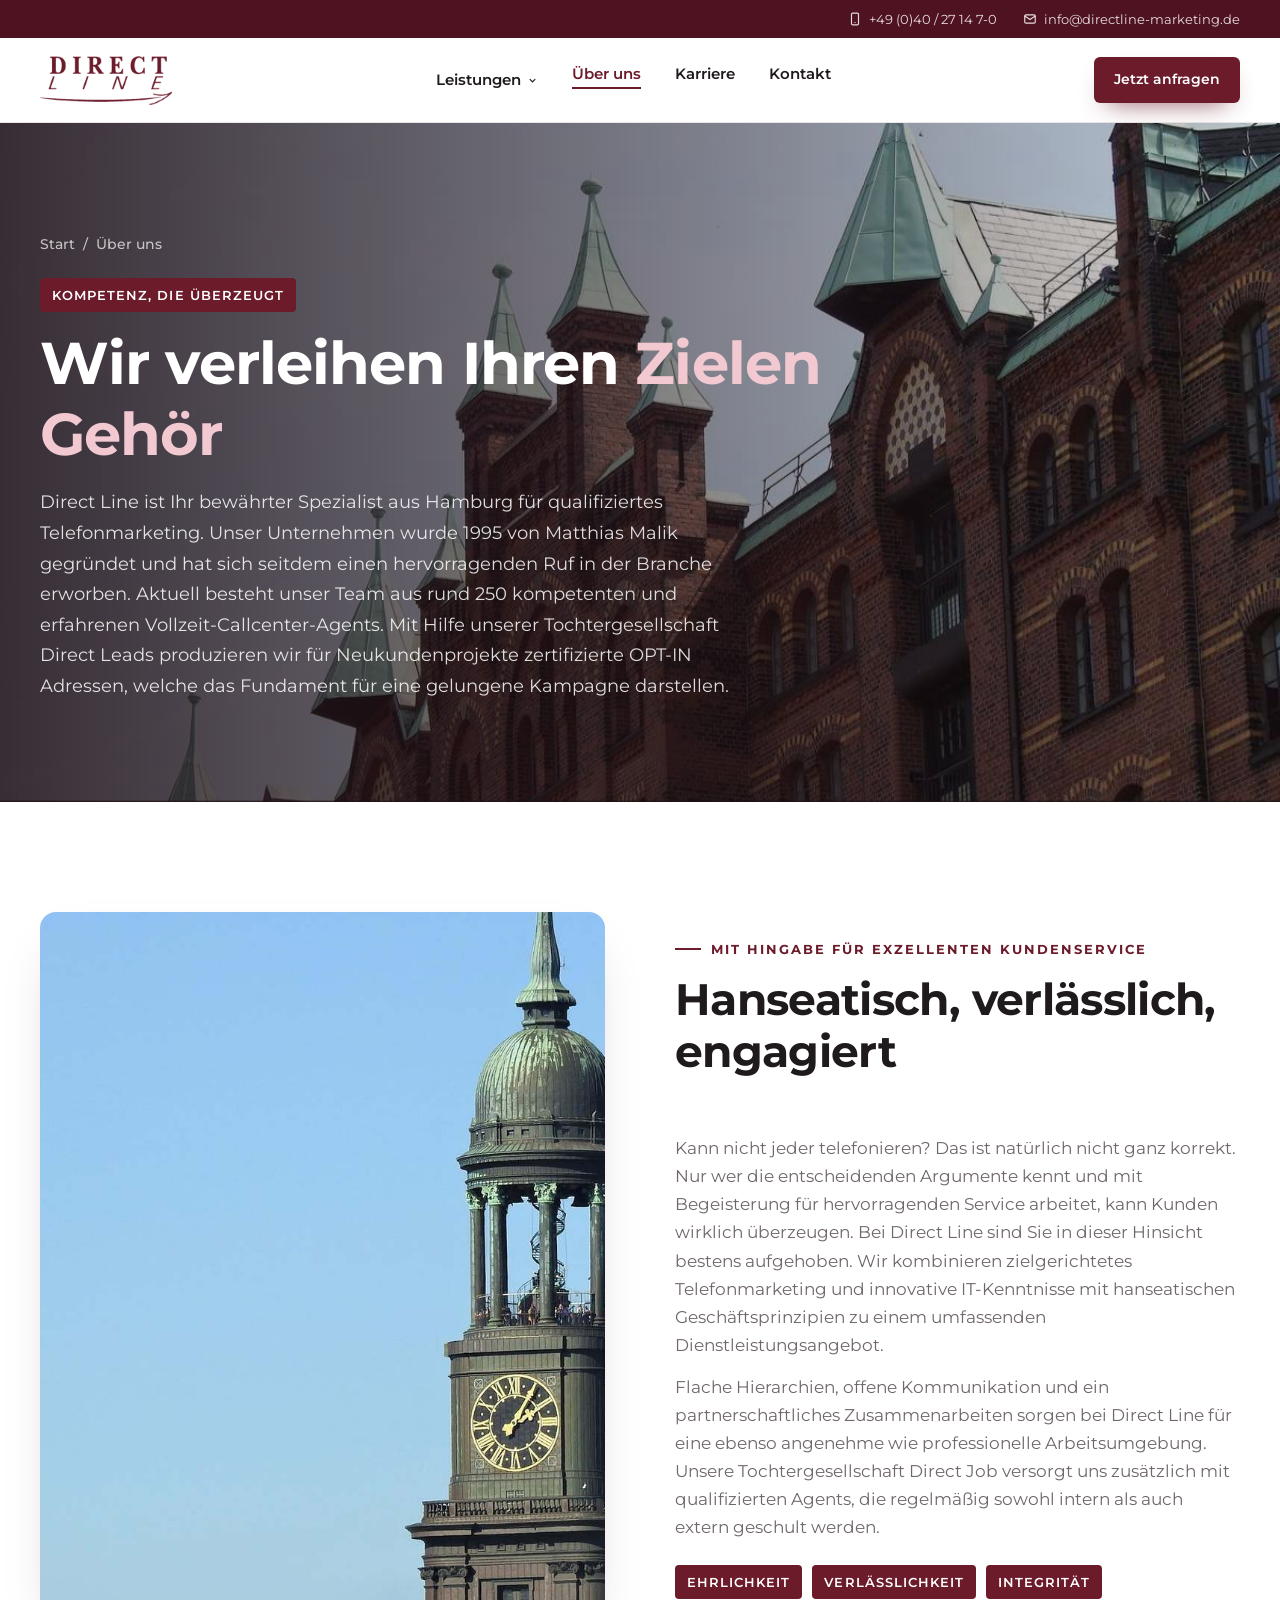
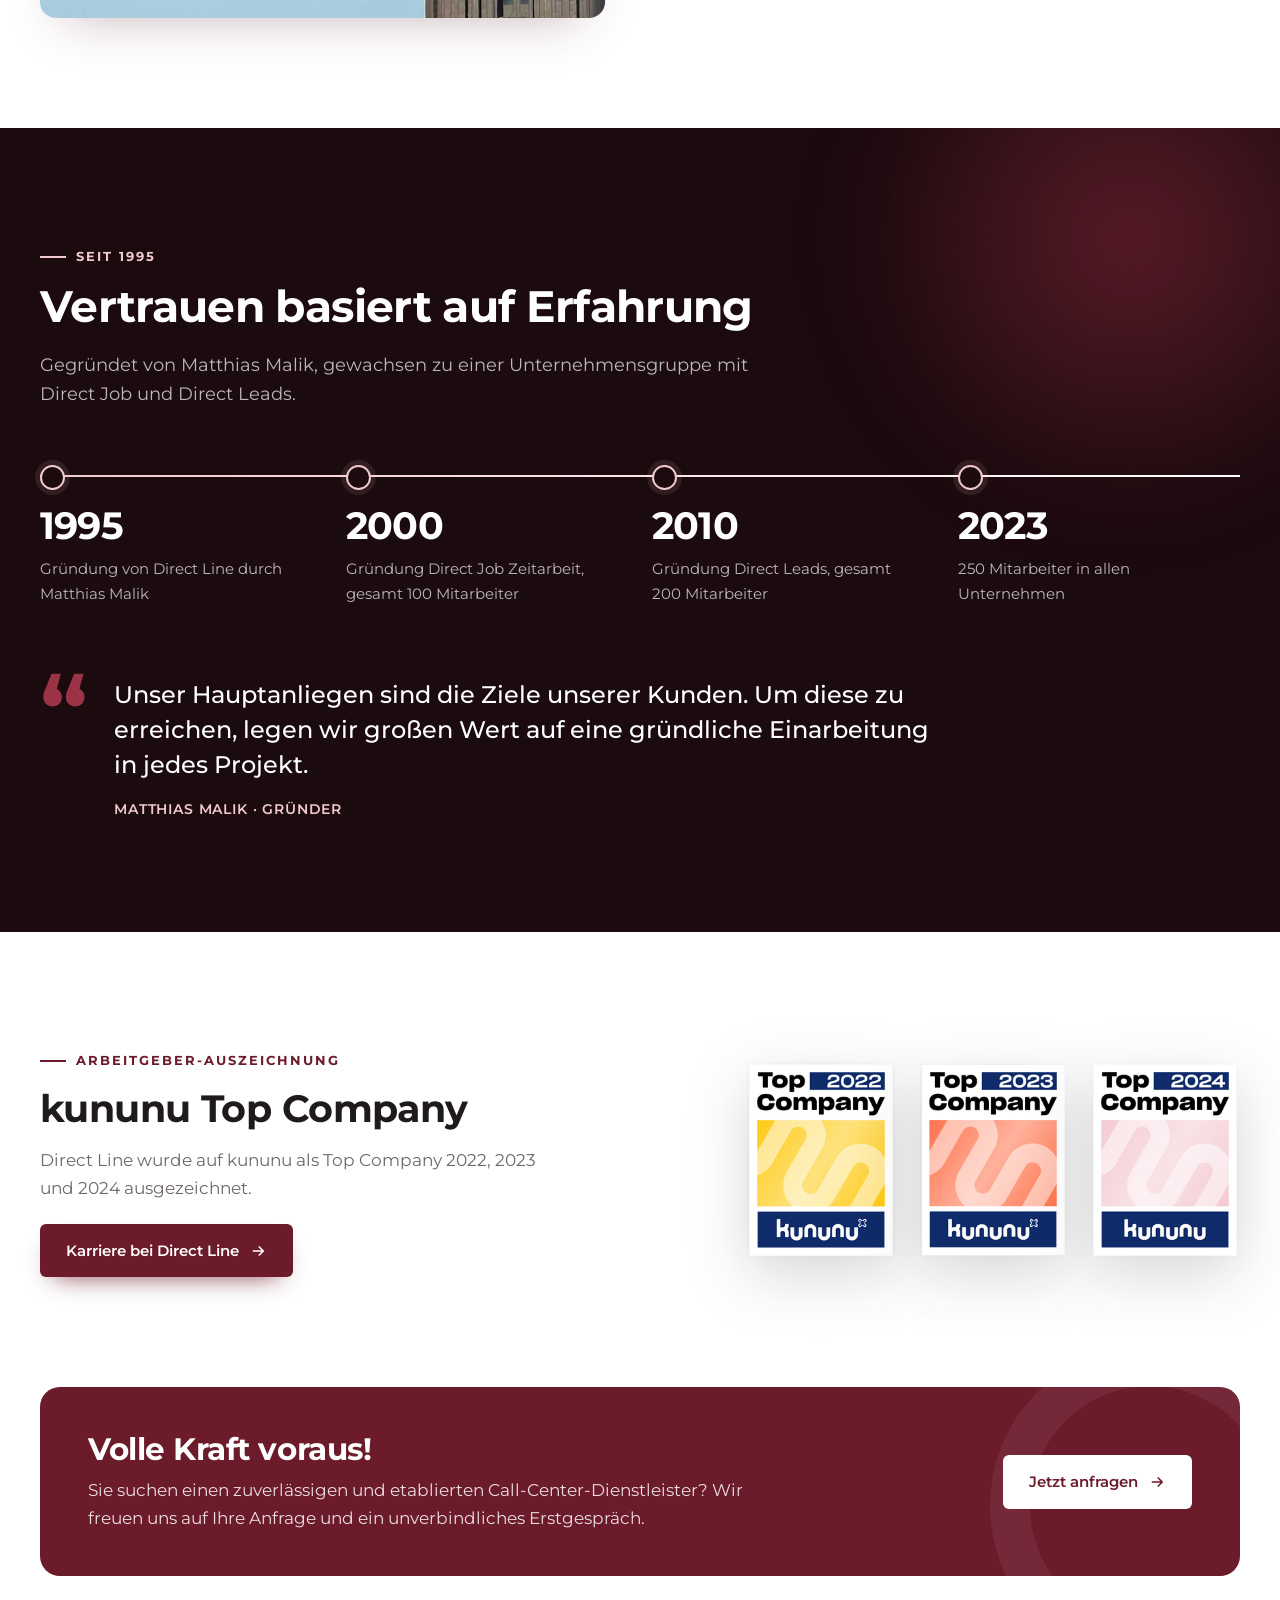
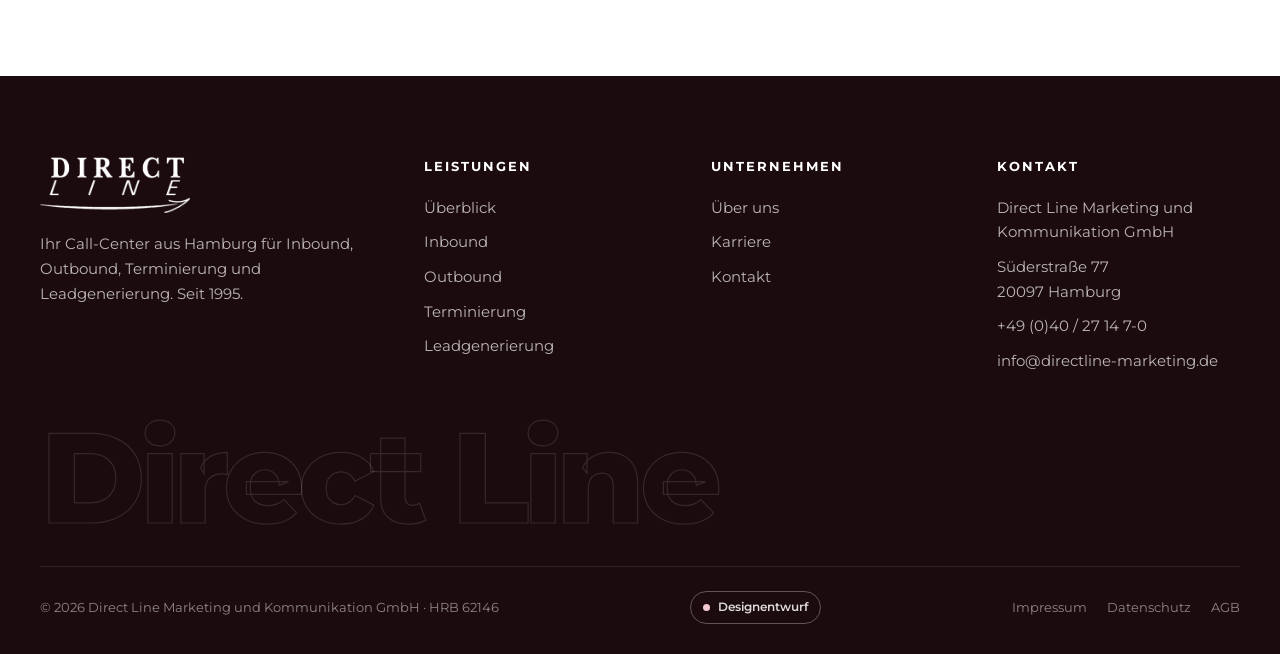
<file: directline-entwurf/ueber-uns/index.html>
<!DOCTYPE html>
<html lang="de">
<head>
<meta charset="utf-8">
<meta name="robots" content="noindex, nofollow">
<meta name="viewport" content="width=device-width, initial-scale=1">
<title>Über uns · Direct Line</title>
<meta name="description" content="Direct Line: 1995 von Matthias Malik in Hamburg gegründet, rund 250 Vollzeit-Callcenter-Agents.">
<meta name="theme-color" content="#6c1b2a">
<link rel="icon" href="data:image/svg+xml,%3Csvg xmlns='http://www.w3.org/2000/svg' viewBox='0 0 64 64'%3E%3Crect width='64' height='64' rx='14' fill='%236c1b2a'/%3E%3Ctext x='32' y='42' font-family='Georgia,serif' font-size='30' font-weight='700' text-anchor='middle' fill='white'%3EDL%3C/text%3E%3C/svg%3E">
<link rel="preconnect" href="https://fonts.googleapis.com"><link rel="preconnect" href="https://fonts.gstatic.com" crossorigin>
<link href="https://fonts.googleapis.com/css2?family=Montserrat:ital,wght@0,400;0,500;0,600;0,700;0,800;1,500&display=swap" rel="stylesheet">
<link rel="stylesheet" href="../assets/style.css">
</head>
<body>
<a class="skip" href="#inhalt">Zum Inhalt springen</a>
<div class="topbar"><div class="wrap"><a href="tel:+494027147000"><svg width="14" height="14" viewBox="0 0 24 24" fill="none" stroke="currentColor" stroke-width="2"><rect x="6" y="2" width="12" height="20" rx="2"/><path d="M11 18h2"/></svg>+49 (0)40 / 27 14 7-0</a><a href="mailto:info@directline-marketing.de"><svg width="14" height="14" viewBox="0 0 24 24" fill="none" stroke="currentColor" stroke-width="2"><rect x="3" y="5" width="18" height="14" rx="2"/><path d="M3 7l9 6 9-6"/></svg><span class="mail-t">info@directline-marketing.de</span></a></div></div>
<header><div class="wrap nav">
<a class="logo" href="../" aria-label="Direct Line Startseite"><span class="lg" aria-hidden="true"></span></a>
<nav aria-label="Hauptnavigation"><ul class="menu" id="menu"><li class="has-drop"><a href="../leistungen/">Leistungen <svg class="chev" width="11" height="11" viewBox="0 0 24 24" fill="none" stroke="currentColor" stroke-width="2.6"><path d="M6 9l6 6 6-6"/></svg></a><ul class="drop"><li><a href="../leistungen/inbound/">Inbound<small>Service- und Bestell-Hotlines</small></a></li><li><a href="../leistungen/outbound/">Outbound<small>Vertrieb und Telemarketing</small></a></li><li><a href="../leistungen/terminierung/">Terminierung<small>Slimbound für Ihren Außendienst</small></a></li><li><a href="../leistungen/leadgenerierung/">Leadgenerierung<small>Leads und OPT-IN Adressen</small></a></li><li><a href="../leistungen/">Alle Leistungen<small>Überblick</small></a></li></ul><div class="mobile-sub"><a href="../leistungen/inbound/">Inbound</a><a href="../leistungen/outbound/">Outbound</a><a href="../leistungen/terminierung/">Terminierung</a><a href="../leistungen/leadgenerierung/">Leadgenerierung</a></div></li><li><a href="../ueber-uns/" aria-current="page">Über uns</a></li><li><a href="../karriere/">Karriere</a></li><li><a href="../kontakt/">Kontakt</a></li></ul></nav>
<a class="btn btn-brand" href="../kontakt/">Jetzt anfragen</a>
<button class="burger" id="burger" aria-label="Menü öffnen" aria-expanded="false" aria-controls="menu"><svg width="26" height="26" viewBox="0 0 24 24" fill="none" stroke="currentColor" stroke-width="2"><path d="M4 7h16M4 12h16M4 17h16"/></svg></button>
</div></header>
<main id="inhalt"><section class="phero img"><img class="bg" src="[data-uri]" alt=""><div class="wrap"><nav class="crumbs" aria-label="Brotkrumen"><a href="../">Start</a><span aria-hidden="true">/</span><span>Über uns</span></nav><span class="label">Kompetenz, die überzeugt</span><h1>Wir verleihen Ihren <em class="em">Zielen Gehör</em></h1><p class="lead">Direct Line ist Ihr bewährter Spezialist aus Hamburg für qualifiziertes Telefonmarketing. Unser Unternehmen wurde 1995 von Matthias Malik gegründet und hat sich seitdem einen hervorragenden Ruf in der Branche erworben. Aktuell besteht unser Team aus rund 250 kompetenten und erfahrenen Vollzeit-Callcenter-Agents. Mit Hilfe unserer Tochtergesellschaft Direct Leads produzieren wir für Neukundenprojekte zertifizierte OPT-IN Adressen, welche das Fundament für eine gelungene Kampagne darstellen.</p></div></section>
<section><div class="wrap split">
<div class="photo-static reveal"><img src="[data-uri]" alt="Hamburger Michel" loading="lazy"></div>
<div><div class="head reveal"><span class="kicker">Mit Hingabe für exzellenten Kundenservice</span><h2>Hanseatisch, verlässlich, engagiert</h2></div><p class="reveal" style="color:var(--muted);margin-bottom:14px">Kann nicht jeder telefonieren? Das ist natürlich nicht ganz korrekt. Nur wer die entscheidenden Argumente kennt und mit Begeisterung für hervorragenden Service arbeitet, kann Kunden wirklich überzeugen. Bei Direct Line sind Sie in dieser Hinsicht bestens aufgehoben. Wir kombinieren zielgerichtetes Telefonmarketing und innovative IT-Kenntnisse mit hanseatischen Geschäftsprinzipien zu einem umfassenden Dienstleistungsangebot.</p><p class="reveal" style="color:var(--muted)">Flache Hierarchien, offene Kommunikation und ein partnerschaftliches Zusammenarbeiten sorgen bei Direct Line für eine ebenso angenehme wie professionelle Arbeitsumgebung. Unsere Tochtergesellschaft Direct Job versorgt uns zusätzlich mit qualifizierten Agents, die regelmäßig sowohl intern als auch extern geschult werden.</p>
<div class="reveal" style="display:flex;gap:10px;flex-wrap:wrap;margin-top:24px" ><span class="label">Ehrlichkeit</span><span class="label">Verlässlichkeit</span><span class="label">Integrität</span></div></div>
</div></section>
<section class="dark" id="geschichte"><div class="wrap">
<div class="head reveal"><span class="kicker">Seit 1995</span><h2>Vertrauen basiert auf Erfahrung</h2><p>Gegründet von Matthias Malik, gewachsen zu einer Unternehmensgruppe mit Direct Job und Direct Leads.</p></div>
<div class="tline"><span class="bar"></span>
<div class="ti reveal"><b>1995</b><span>Gründung von Direct Line durch Matthias Malik</span></div>
<div class="ti reveal d1"><b>2000</b><span>Gründung Direct Job Zeitarbeit, gesamt 100 Mitarbeiter</span></div>
<div class="ti reveal d2"><b>2010</b><span>Gründung Direct Leads, gesamt 200 Mitarbeiter</span></div>
<div class="ti reveal d3"><b>2023</b><span>250 Mitarbeiter in allen Unternehmen</span></div></div>
<div class="quote2 reveal"><span class="qm" aria-hidden="true">“</span><div><blockquote>Unser Hauptanliegen sind die Ziele unserer Kunden. Um diese zu erreichen, legen wir großen Wert auf eine gründliche Einarbeitung in jedes Projekt.</blockquote><cite>MATTHIAS MALIK · GRÜNDER</cite></div></div>
</div></section>
<section class="awards"><div class="wrap"><div class="reveal"><span class="kicker">Arbeitgeber-Auszeichnung</span><h2 style="font-size:clamp(28px,3vw,40px);margin:14px 0">kununu Top Company</h2><p style="color:var(--muted)">Direct Line wurde auf kununu als Top Company 2022, 2023 und 2024 ausgezeichnet.</p><p style="margin-top:22px"><a class="btn btn-brand" href="../karriere/">Karriere bei Direct Line <svg width="18" height="18" viewBox="0 0 24 24" fill="none" stroke="currentColor" stroke-width="2"><path d="M5 12h14M13 6l6 6-6 6"/></svg></a></p></div>
<div class="badges reveal d1"><img src="[data-uri]" alt="kununu Top Company 2022" loading="lazy"><img src="[data-uri]" alt="kununu Top Company 2023" loading="lazy"><img src="[data-uri]" alt="kununu Top Company 2024" loading="lazy"></div></div></section>
<div class="band"><div class="wrap"><div class="band-inner reveal"><div><h2>Volle Kraft voraus!</h2><p>Sie suchen einen zuverlässigen und etablierten Call-Center-Dienstleister? Wir freuen uns auf Ihre Anfrage und ein unverbindliches Erstgespräch.</p></div><a class="btn" href="../kontakt/">Jetzt anfragen <svg width="18" height="18" viewBox="0 0 24 24" fill="none" stroke="currentColor" stroke-width="2"><path d="M5 12h14M13 6l6 6-6 6"/></svg></a></div></div></div></main>
<footer class="site"><div class="wrap">
<div class="f-top">
<div><span class="lgw" aria-hidden="true"></span><p style="max-width:34ch">Ihr Call-Center aus Hamburg für Inbound, Outbound, Terminierung und Leadgenerierung. Seit 1995.</p></div>
<div><h4>Leistungen</h4><ul><li><a href="../leistungen/">Überblick</a></li><li><a href="../leistungen/inbound/">Inbound</a></li><li><a href="../leistungen/outbound/">Outbound</a></li><li><a href="../leistungen/terminierung/">Terminierung</a></li><li><a href="../leistungen/leadgenerierung/">Leadgenerierung</a></li></ul></div>
<div><h4>Unternehmen</h4><ul><li><a href="../ueber-uns/">Über uns</a></li><li><a href="../karriere/">Karriere</a></li><li><a href="../kontakt/">Kontakt</a></li></ul></div>
<div><h4>Kontakt</h4><ul><li>Direct Line Marketing und<br>Kommunikation GmbH</li><li>Süderstraße 77<br>20097 Hamburg</li><li><a href="tel:+494027147000">+49 (0)40 / 27 14 7-0</a></li><li><a href="mailto:info@directline-marketing.de">info@directline-marketing.de</a></li></ul></div>
</div>
<div class="f-big" aria-hidden="true">Direct Line</div>
<div class="f-bot"><span>© <span id="year">2026</span> Direct Line Marketing und Kommunikation GmbH · HRB 62146</span><span class="draft">Designentwurf</span><nav aria-label="Rechtliches"><a href="../impressum/">Impressum</a><a href="../datenschutz/">Datenschutz</a><a href="../agb/">AGB</a></nav></div>
</div></footer>
<button class="totop" id="totop" aria-label="Nach oben"><svg width="20" height="20" viewBox="0 0 24 24" fill="none" stroke="currentColor" stroke-width="2"><path d="M6 15l6-6 6 6"/></svg></button>
<script src="../assets/app.js" defer></script>
</body></html>
</file>
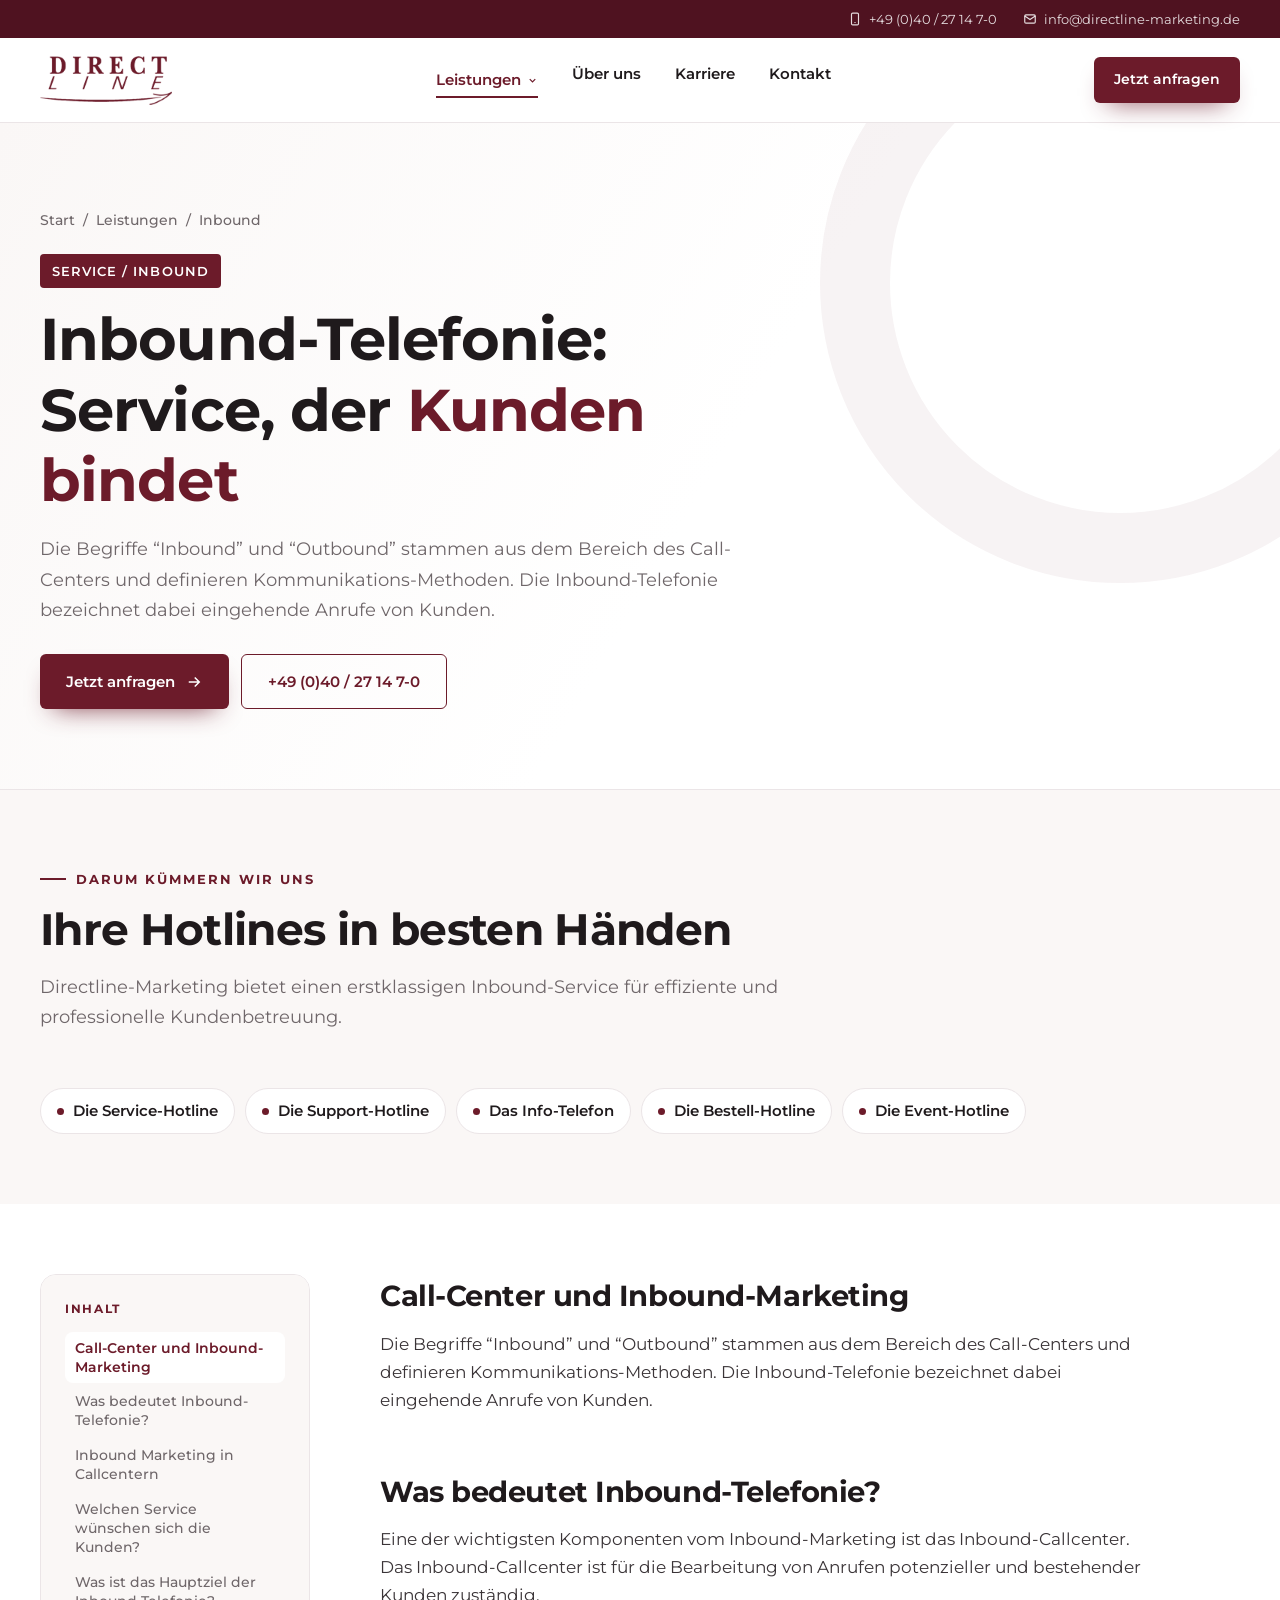
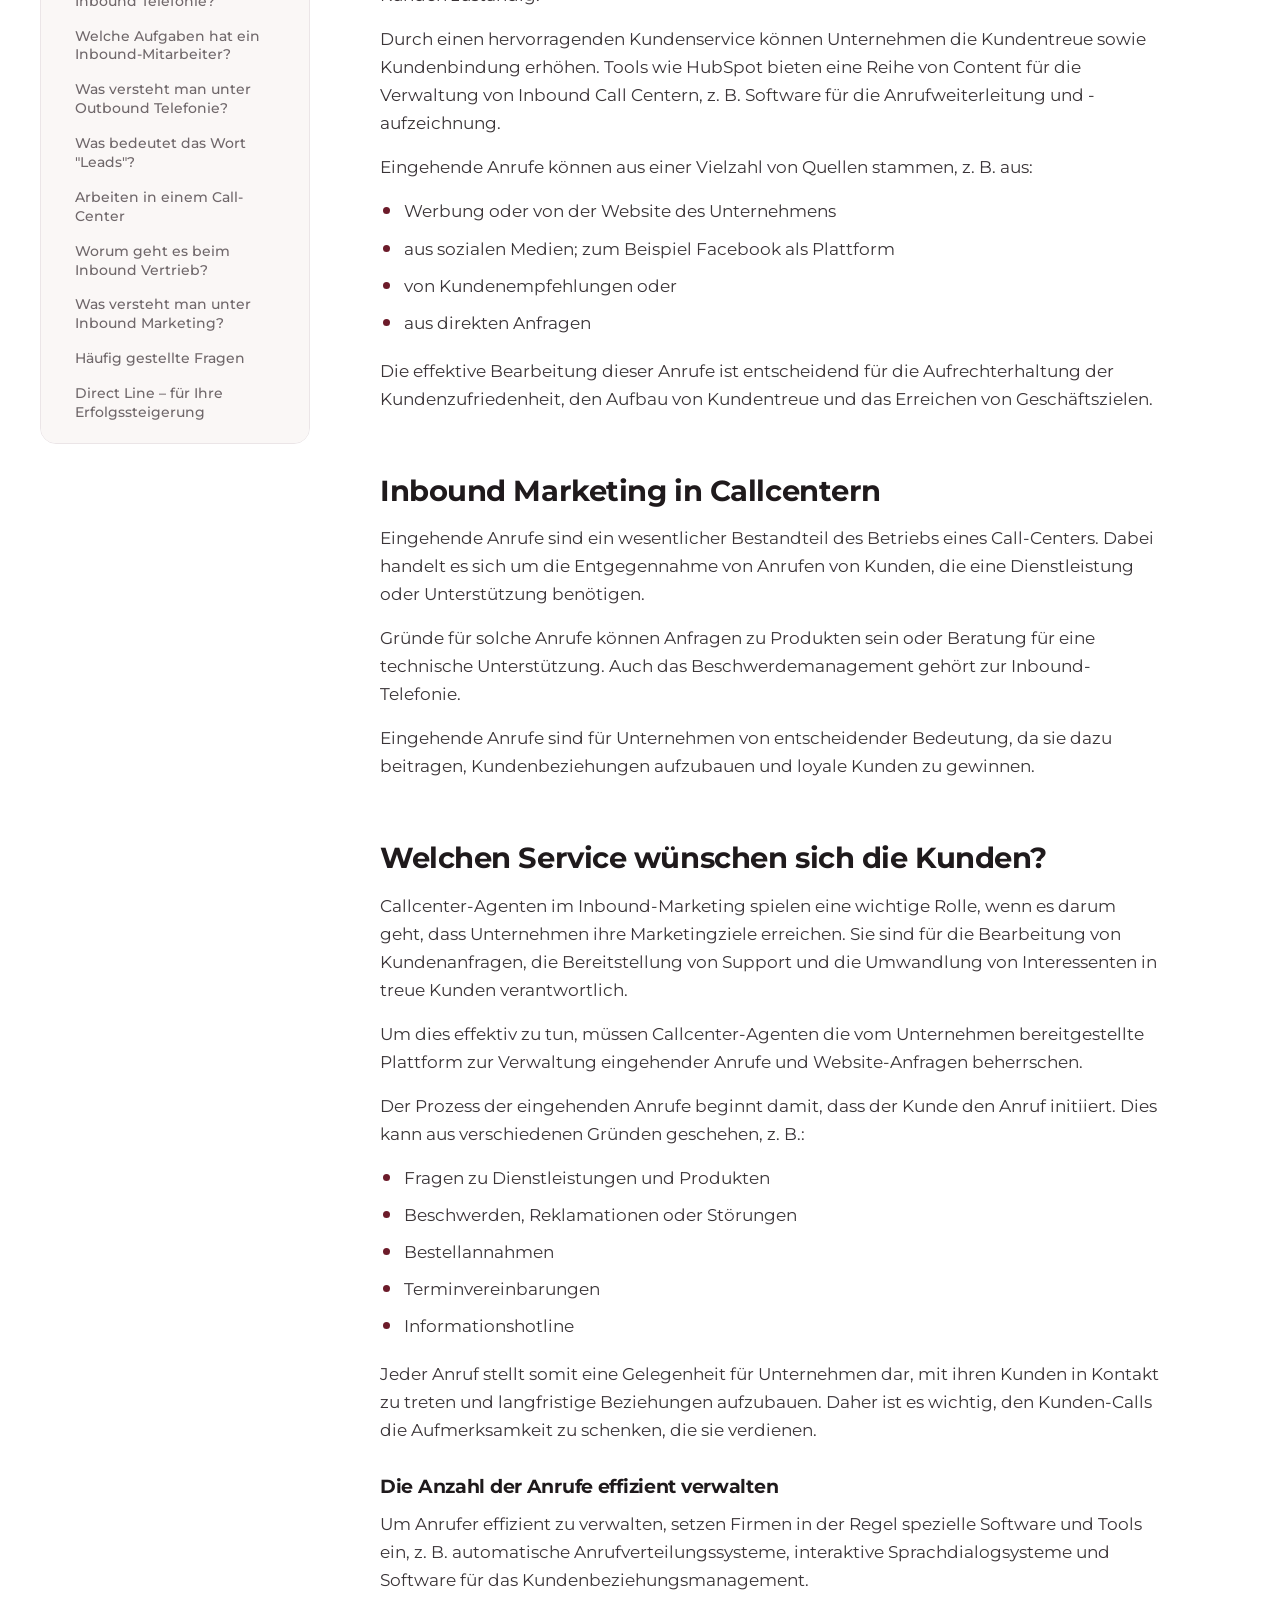
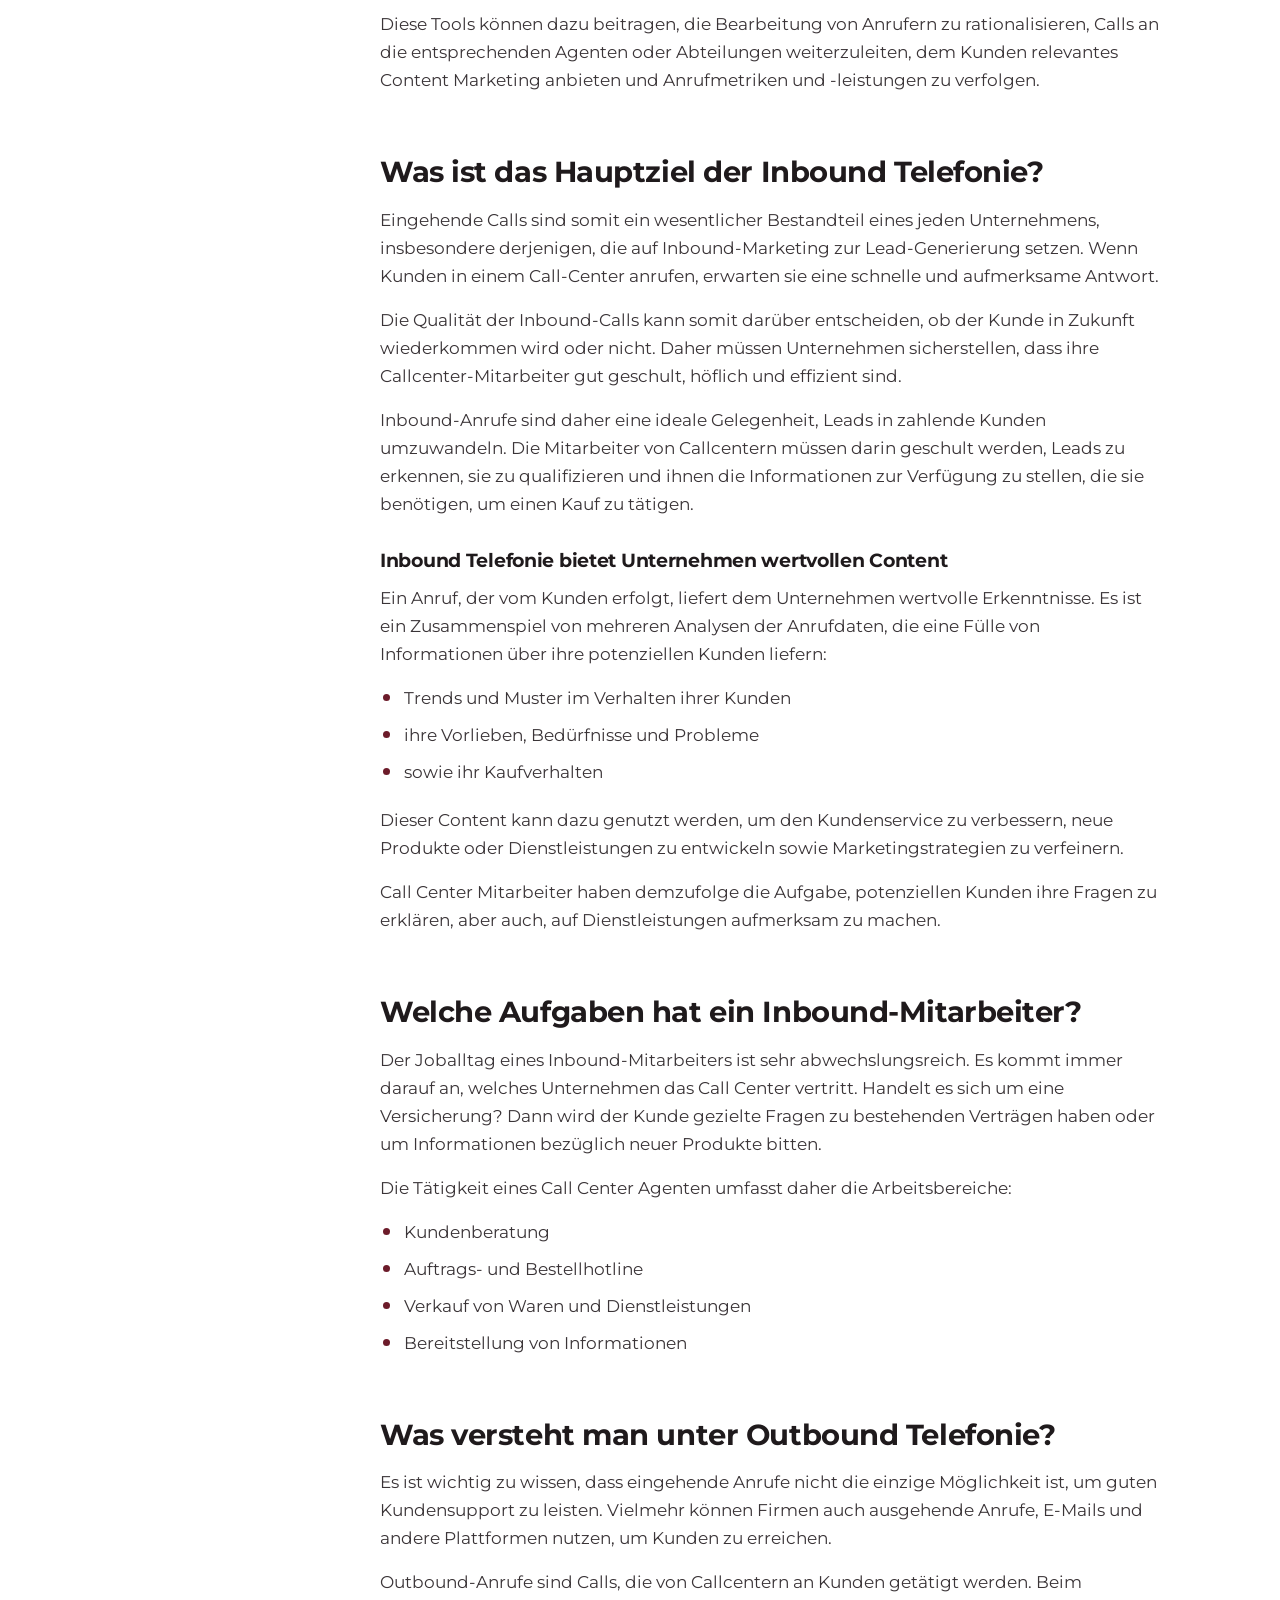
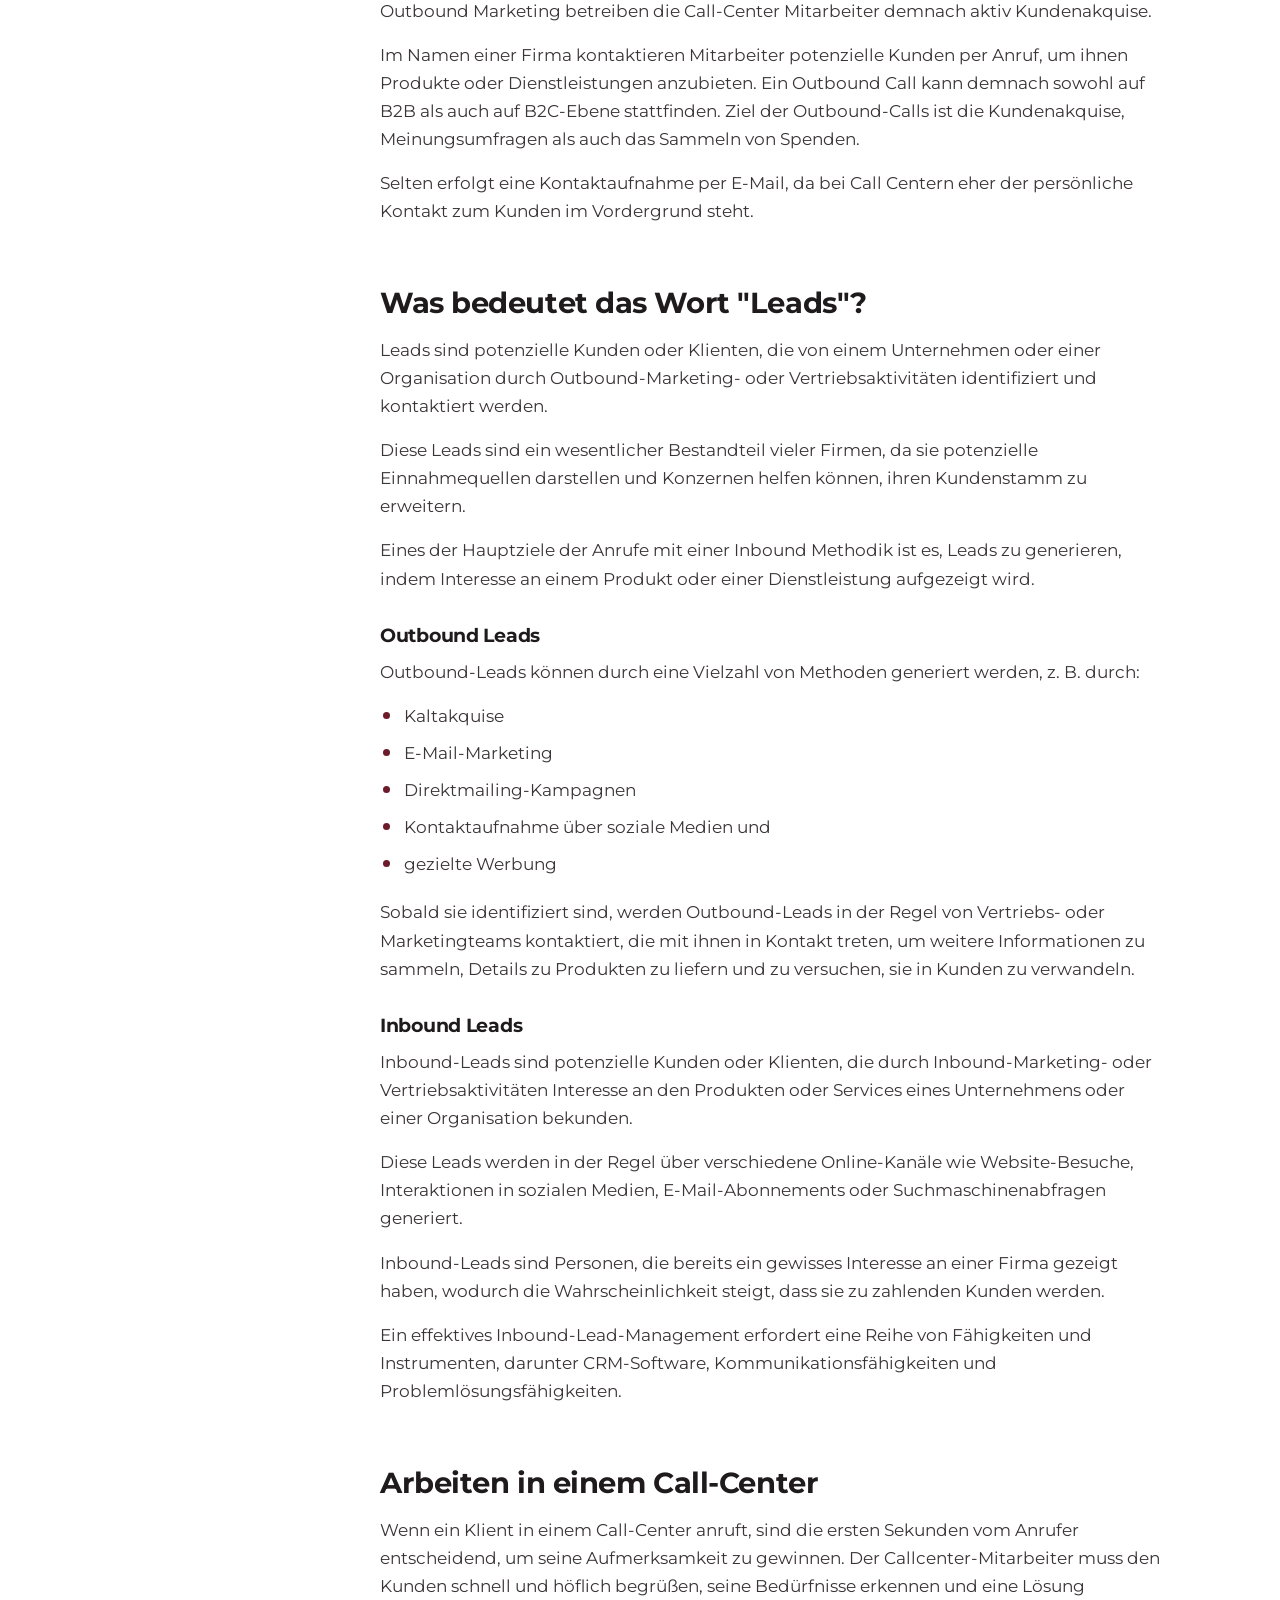
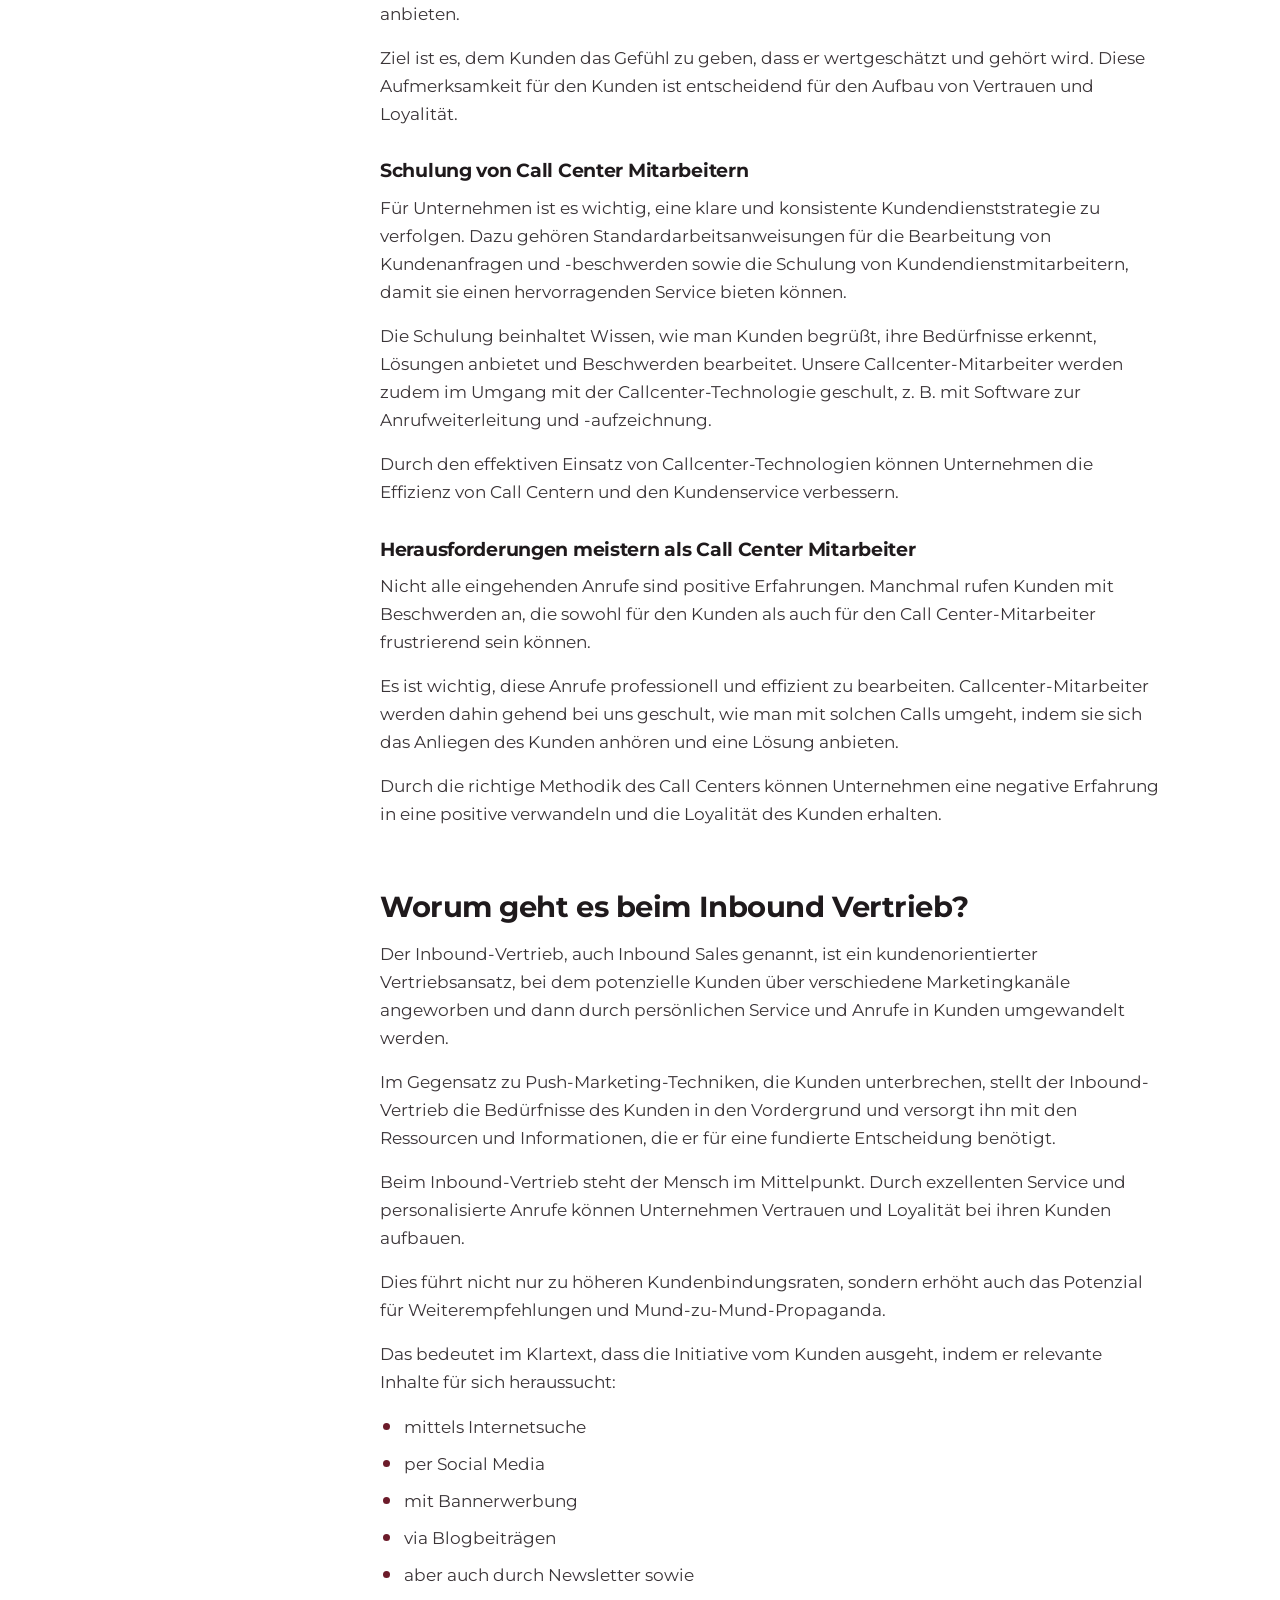
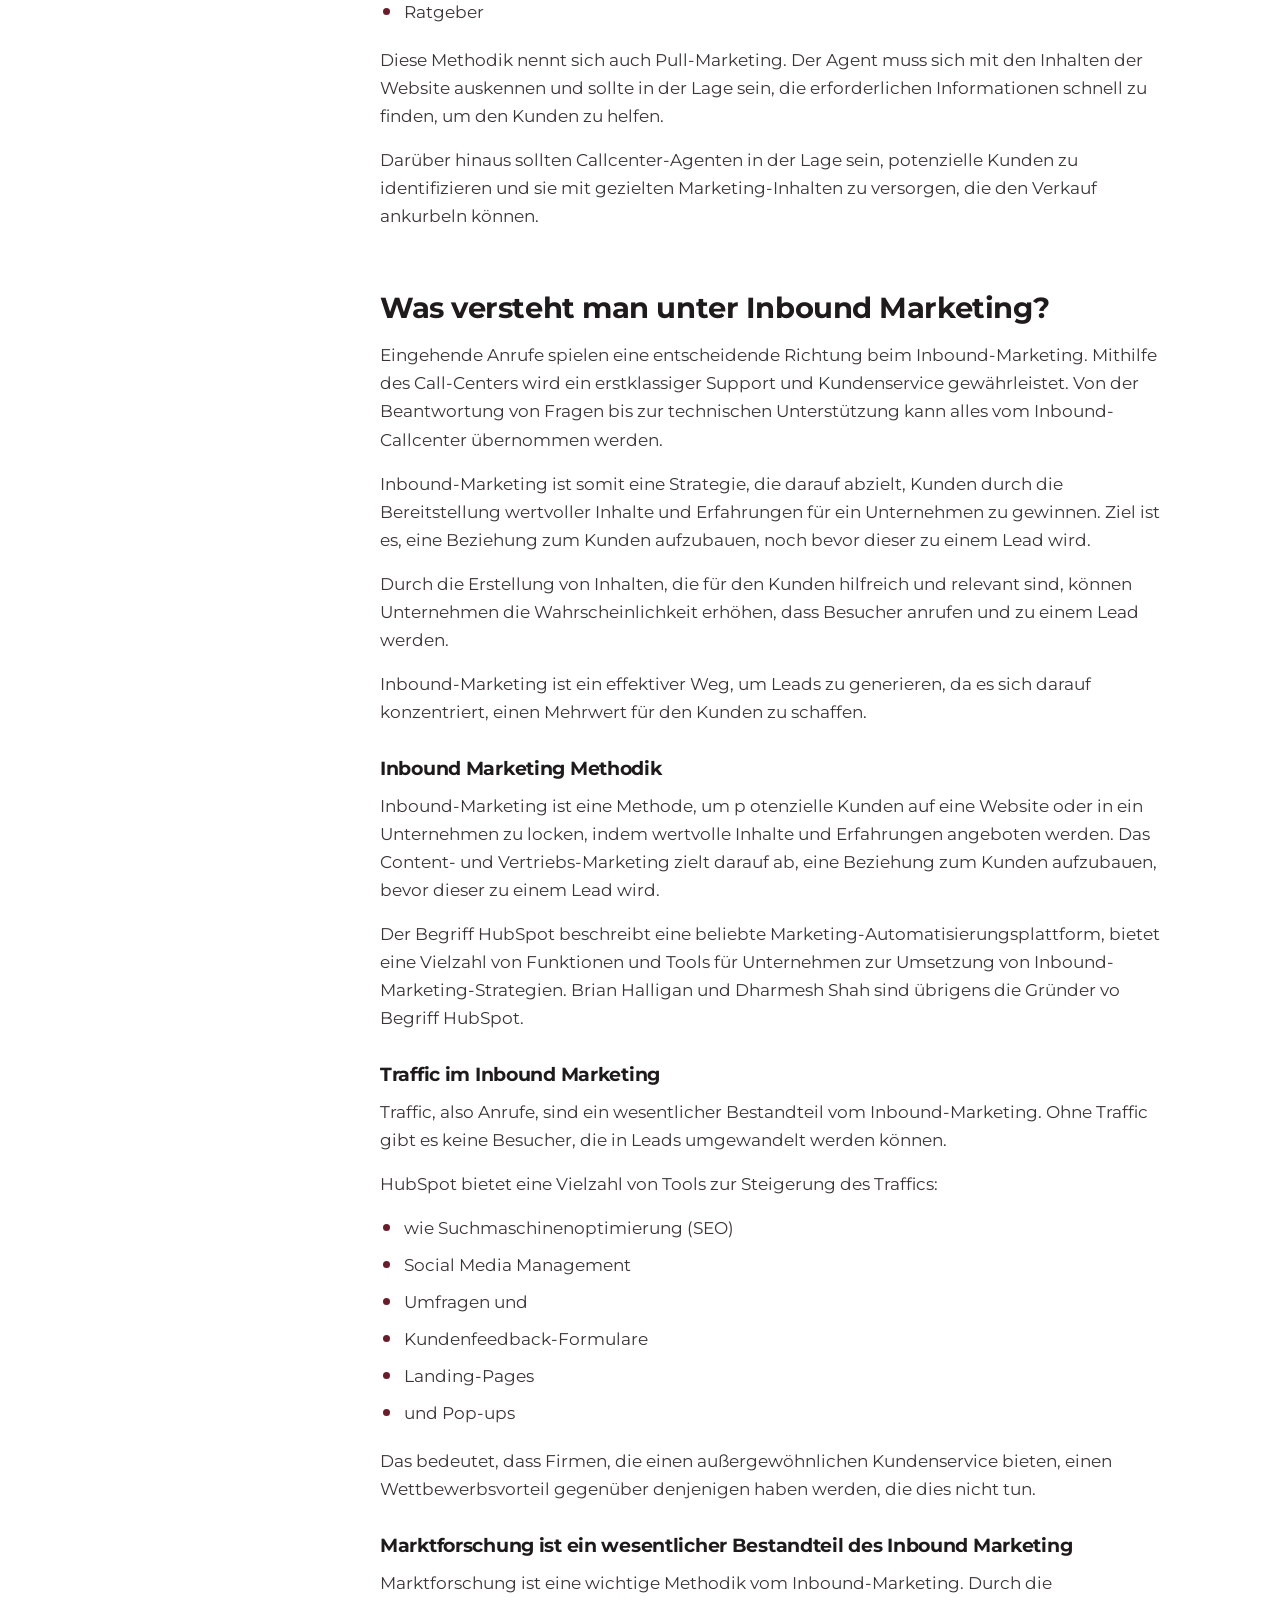
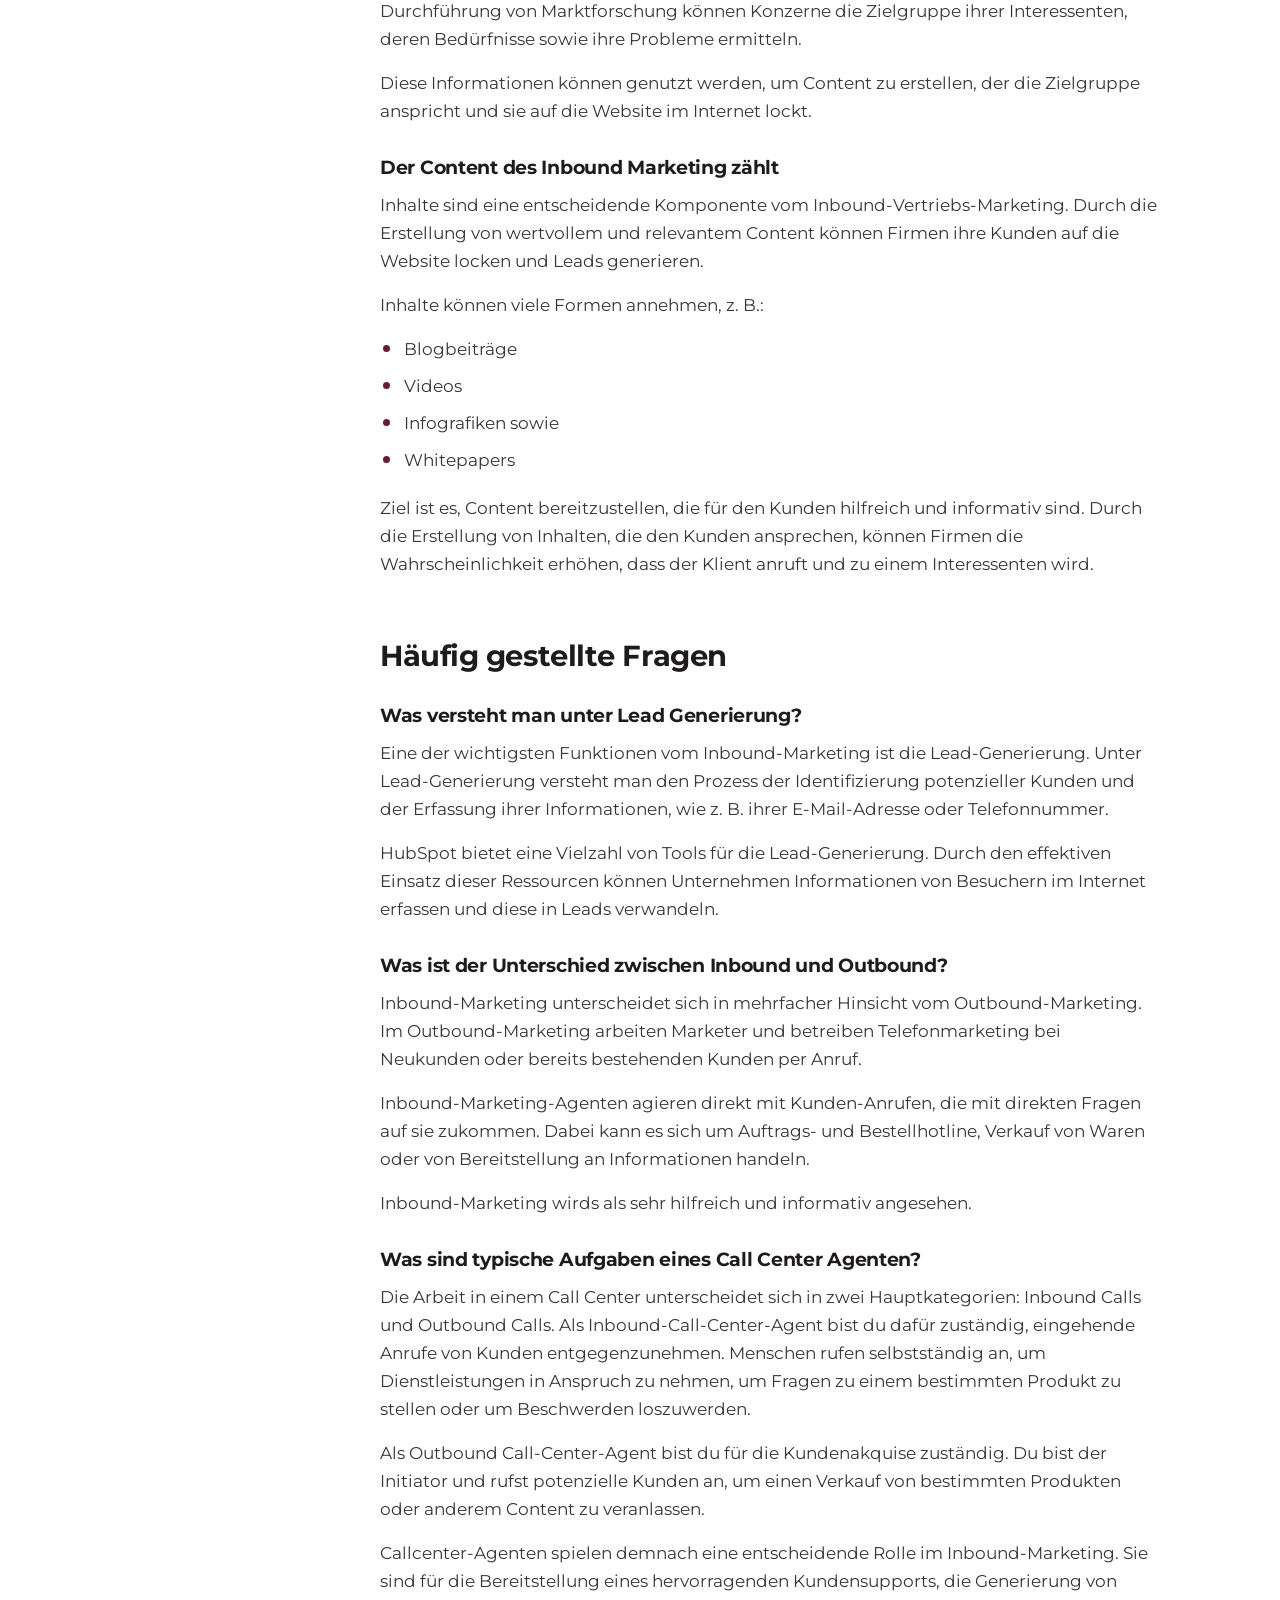
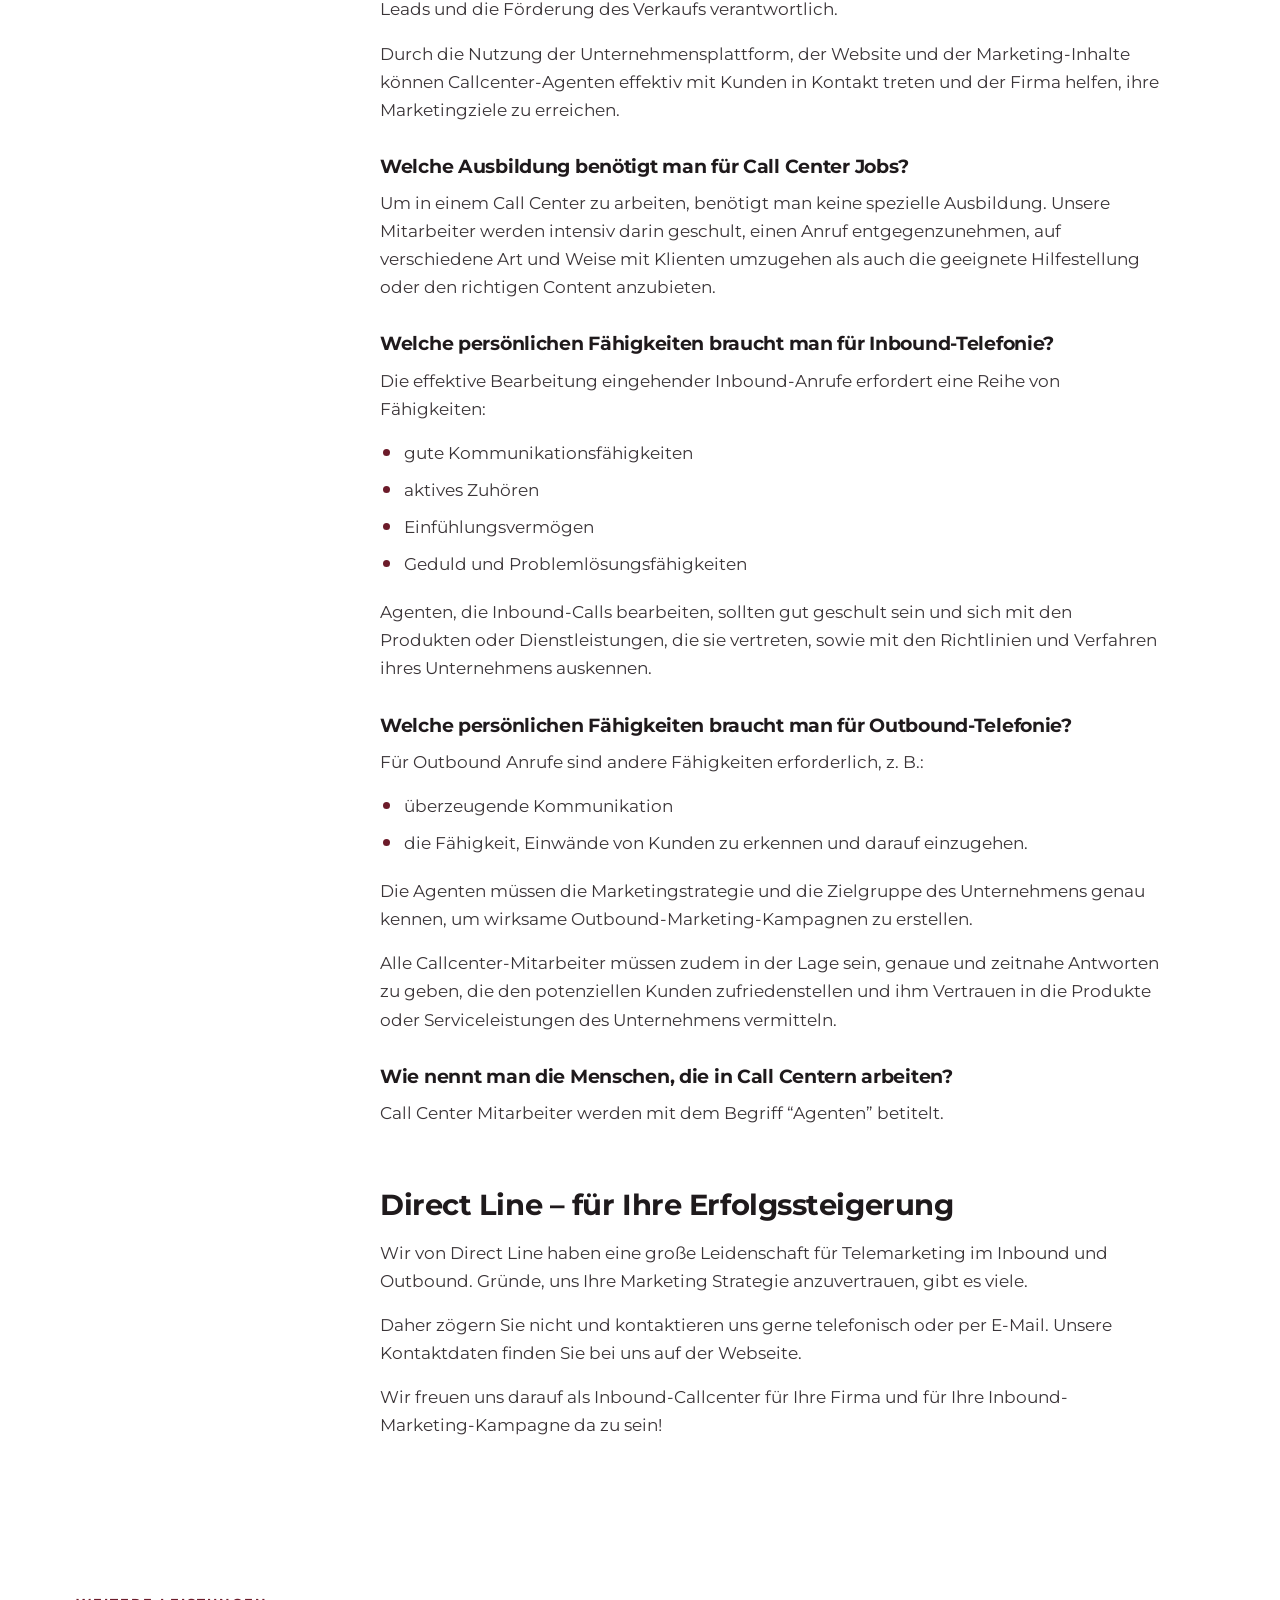
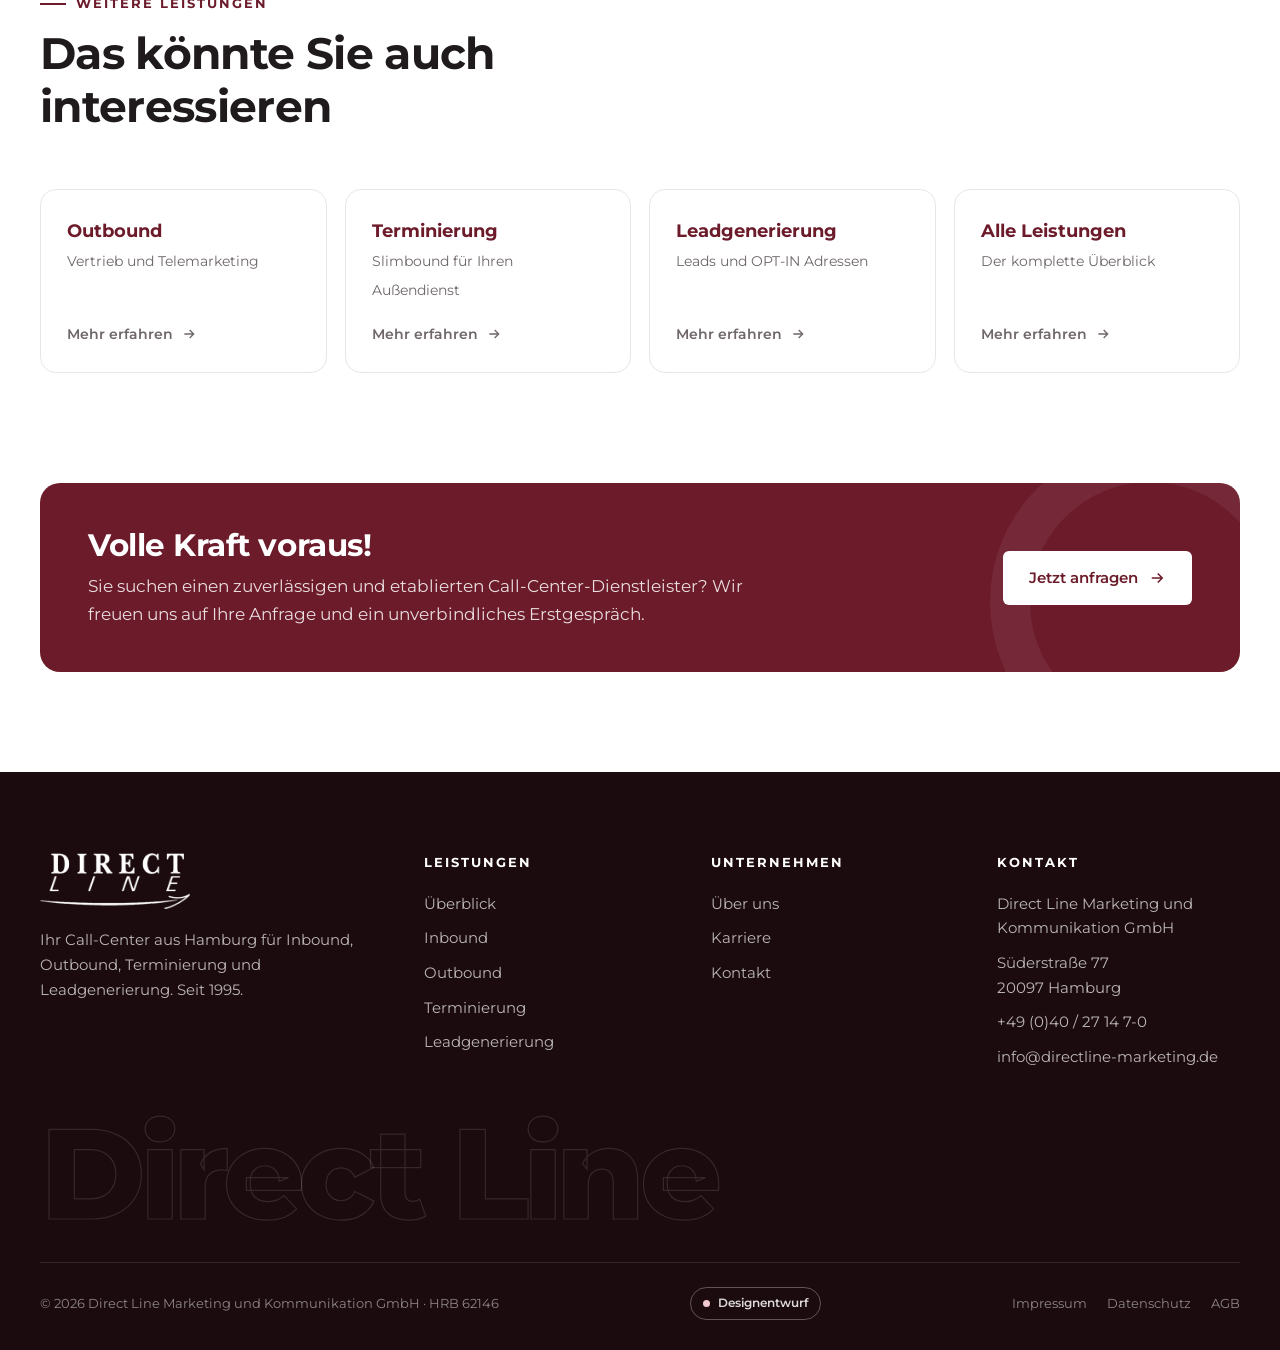
<file: directline-entwurf/leistungen/inbound/index.html>
<!DOCTYPE html>
<html lang="de">
<head>
<meta charset="utf-8">
<meta name="robots" content="noindex, nofollow">
<meta name="viewport" content="width=device-width, initial-scale=1">
<title>Inbound · Direct Line</title>
<meta name="description" content="Inbound-Telefonie bei Direct Line: Service-, Support-, Info-, Bestell- und Event-Hotline.">
<meta name="theme-color" content="#6c1b2a">
<link rel="icon" href="data:image/svg+xml,%3Csvg xmlns='http://www.w3.org/2000/svg' viewBox='0 0 64 64'%3E%3Crect width='64' height='64' rx='14' fill='%236c1b2a'/%3E%3Ctext x='32' y='42' font-family='Georgia,serif' font-size='30' font-weight='700' text-anchor='middle' fill='white'%3EDL%3C/text%3E%3C/svg%3E">
<link rel="preconnect" href="https://fonts.googleapis.com"><link rel="preconnect" href="https://fonts.gstatic.com" crossorigin>
<link href="https://fonts.googleapis.com/css2?family=Montserrat:ital,wght@0,400;0,500;0,600;0,700;0,800;1,500&display=swap" rel="stylesheet">
<link rel="stylesheet" href="../../assets/style.css">
</head>
<body>
<a class="skip" href="#inhalt">Zum Inhalt springen</a>
<div class="topbar"><div class="wrap"><a href="tel:+494027147000"><svg width="14" height="14" viewBox="0 0 24 24" fill="none" stroke="currentColor" stroke-width="2"><rect x="6" y="2" width="12" height="20" rx="2"/><path d="M11 18h2"/></svg>+49 (0)40 / 27 14 7-0</a><a href="mailto:info@directline-marketing.de"><svg width="14" height="14" viewBox="0 0 24 24" fill="none" stroke="currentColor" stroke-width="2"><rect x="3" y="5" width="18" height="14" rx="2"/><path d="M3 7l9 6 9-6"/></svg><span class="mail-t">info@directline-marketing.de</span></a></div></div>
<header><div class="wrap nav">
<a class="logo" href="../../" aria-label="Direct Line Startseite"><span class="lg" aria-hidden="true"></span></a>
<nav aria-label="Hauptnavigation"><ul class="menu" id="menu"><li class="has-drop"><a href="../../leistungen/" aria-current="page">Leistungen <svg class="chev" width="11" height="11" viewBox="0 0 24 24" fill="none" stroke="currentColor" stroke-width="2.6"><path d="M6 9l6 6 6-6"/></svg></a><ul class="drop"><li><a href="../../leistungen/inbound/">Inbound<small>Service- und Bestell-Hotlines</small></a></li><li><a href="../../leistungen/outbound/">Outbound<small>Vertrieb und Telemarketing</small></a></li><li><a href="../../leistungen/terminierung/">Terminierung<small>Slimbound für Ihren Außendienst</small></a></li><li><a href="../../leistungen/leadgenerierung/">Leadgenerierung<small>Leads und OPT-IN Adressen</small></a></li><li><a href="../../leistungen/">Alle Leistungen<small>Überblick</small></a></li></ul><div class="mobile-sub"><a href="../../leistungen/inbound/">Inbound</a><a href="../../leistungen/outbound/">Outbound</a><a href="../../leistungen/terminierung/">Terminierung</a><a href="../../leistungen/leadgenerierung/">Leadgenerierung</a></div></li><li><a href="../../ueber-uns/">Über uns</a></li><li><a href="../../karriere/">Karriere</a></li><li><a href="../../kontakt/">Kontakt</a></li></ul></nav>
<a class="btn btn-brand" href="../../kontakt/">Jetzt anfragen</a>
<button class="burger" id="burger" aria-label="Menü öffnen" aria-expanded="false" aria-controls="menu"><svg width="26" height="26" viewBox="0 0 24 24" fill="none" stroke="currentColor" stroke-width="2"><path d="M4 7h16M4 12h16M4 17h16"/></svg></button>
</div></header>
<main id="inhalt"><section class="phero"><div class="wrap"><nav class="crumbs" aria-label="Brotkrumen"><a href="../../">Start</a><span aria-hidden="true">/</span><a href="../../leistungen/">Leistungen</a><span aria-hidden="true">/</span><span>Inbound</span></nav><span class="label">Service / Inbound</span><h1>Inbound-Telefonie: Service, der <em class="em">Kunden bindet</em></h1><p class="lead">Die Begriffe “Inbound” und “Outbound” stammen aus dem Bereich des Call-Centers und definieren Kommunikations-Methoden. Die Inbound-Telefonie bezeichnet dabei eingehende Anrufe von Kunden.</p><div class="acts"><a class="btn btn-brand" href="../../kontakt/">Jetzt anfragen <svg width="18" height="18" viewBox="0 0 24 24" fill="none" stroke="currentColor" stroke-width="2"><path d="M5 12h14M13 6l6 6-6 6"/></svg></a><a class="btn btn-o" href="tel:+494027147000">+49 (0)40 / 27 14 7-0</a></div></div></section>
<section class="services" style="padding:70px 0"><div class="wrap"><div class="head reveal"><span class="kicker">Darum kümmern wir uns</span><h2>Ihre Hotlines in besten Händen</h2><p>Directline-Marketing bietet einen erstklassigen Inbound-Service für effiziente und professionelle Kundenbetreuung.</p></div><div class="chips reveal"><span>Die Service-Hotline</span><span>Die Support-Hotline</span><span>Das Info-Telefon</span><span>Die Bestell-Hotline</span><span>Die Event-Hotline</span></div></div></section>
<section style="padding-top:70px"><div class="wrap doc"><aside class="toc" aria-label="Inhaltsverzeichnis"><h4>Inhalt</h4><ol><li><a href="#call-center-und-inbound-marketing">Call-Center und Inbound-Marketing</a></li><li><a href="#was-bedeutet-inbound-telefonie">Was bedeutet Inbound-Telefonie?</a></li><li><a href="#inbound-marketing-in-callcentern">Inbound Marketing in Callcentern</a></li><li><a href="#welchen-service-wuenschen-sich-die-kunden">Welchen Service wünschen sich die Kunden?</a></li><li><a href="#was-ist-das-hauptziel-der-inbound-telefonie">Was ist das Hauptziel der Inbound Telefonie?</a></li><li><a href="#welche-aufgaben-hat-ein-inbound-mitarbeiter">Welche Aufgaben hat ein Inbound-Mitarbeiter?</a></li><li><a href="#was-versteht-man-unter-outbound-telefonie">Was versteht man unter Outbound Telefonie?</a></li><li><a href="#was-bedeutet-das-wort-leads">Was bedeutet das Wort &quot;Leads&quot;?</a></li><li><a href="#arbeiten-in-einem-call-center">Arbeiten in einem Call-Center</a></li><li><a href="#worum-geht-es-beim-inbound-vertrieb">Worum geht es beim Inbound Vertrieb?</a></li><li><a href="#was-versteht-man-unter-inbound-marketing">Was versteht man unter Inbound Marketing?</a></li><li><a href="#haeufig-gestellte-fragen">Häufig gestellte Fragen</a></li><li><a href="#direct-line-fuer-ihre-erfolgssteigerung">Direct Line – für Ihre Erfolgssteigerung</a></li></ol></aside><article class="prose"><h2 id="call-center-und-inbound-marketing">Call-Center und Inbound-Marketing</h2>
<p>Die Begriffe “Inbound” und “Outbound” stammen aus dem Bereich des Call-Centers und definieren Kommunikations-Methoden. Die Inbound-Telefonie bezeichnet dabei eingehende Anrufe von Kunden.</p>
<h2 id="was-bedeutet-inbound-telefonie">Was bedeutet Inbound-Telefonie?</h2>
<p>Eine der wichtigsten Komponenten vom Inbound-Marketing ist das Inbound-Callcenter. Das Inbound-Callcenter ist für die Bearbeitung von Anrufen potenzieller und bestehender Kunden zuständig.</p>
<p>Durch einen hervorragenden Kundenservice können Unternehmen die Kundentreue sowie Kundenbindung erhöhen. Tools wie HubSpot bieten eine Reihe von Content für die Verwaltung von Inbound Call Centern, z. B. Software für die Anrufweiterleitung und -aufzeichnung.</p>
<p>Eingehende Anrufe können aus einer Vielzahl von Quellen stammen, z. B. aus:</p>
<ul>
<li>Werbung oder von der Website des Unternehmens</li>
<li>aus sozialen Medien; zum Beispiel Facebook als Plattform</li>
<li>von Kundenempfehlungen oder</li>
<li>aus direkten Anfragen</li>
</ul>
<p>Die effektive Bearbeitung dieser Anrufe ist entscheidend für die Aufrechterhaltung der Kundenzufriedenheit, den Aufbau von Kundentreue und das Erreichen von Geschäftszielen.</p>
<h2 id="inbound-marketing-in-callcentern">Inbound Marketing in Callcentern</h2>
<p>Eingehende Anrufe sind ein wesentlicher Bestandteil des Betriebs eines Call-Centers. Dabei handelt es sich um die Entgegennahme von Anrufen von Kunden, die eine Dienstleistung oder Unterstützung benötigen.</p>
<p>Gründe für solche Anrufe können Anfragen zu Produkten sein oder Beratung für eine technische Unterstützung. Auch das Beschwerdemanagement gehört zur Inbound-Telefonie.</p>
<p>Eingehende Anrufe sind für Unternehmen von entscheidender Bedeutung, da sie dazu beitragen, Kundenbeziehungen aufzubauen und loyale Kunden zu gewinnen.</p>
<h2 id="welchen-service-wuenschen-sich-die-kunden">Welchen Service wünschen sich die Kunden?</h2>
<p>Callcenter-Agenten im Inbound-Marketing spielen eine wichtige Rolle, wenn es darum geht, dass Unternehmen ihre Marketingziele erreichen. Sie sind für die Bearbeitung von Kundenanfragen, die Bereitstellung von Support und die Umwandlung von Interessenten in treue Kunden verantwortlich.</p>
<p>Um dies effektiv zu tun, müssen Callcenter-Agenten die vom Unternehmen bereitgestellte Plattform zur Verwaltung eingehender Anrufe und Website-Anfragen beherrschen.</p>
<p>Der Prozess der eingehenden Anrufe beginnt damit, dass der Kunde den Anruf initiiert. Dies kann aus verschiedenen Gründen geschehen, z. B.:</p>
<ul>
<li>Fragen zu Dienstleistungen und Produkten</li>
<li>Beschwerden, Reklamationen oder Störungen</li>
<li>Bestellannahmen</li>
<li>Terminvereinbarungen</li>
<li>Informationshotline</li>
</ul>
<p>Jeder Anruf stellt somit eine Gelegenheit für Unternehmen dar, mit ihren Kunden in Kontakt zu treten und langfristige Beziehungen aufzubauen. Daher ist es wichtig, den Kunden-Calls die Aufmerksamkeit zu schenken, die sie verdienen.</p>
<h3>Die Anzahl der Anrufe effizient verwalten</h3>
<p>Um Anrufer effizient zu verwalten, setzen Firmen in der Regel spezielle Software und Tools ein, z. B. automatische Anrufverteilungssysteme, interaktive Sprachdialogsysteme und Software für das Kundenbeziehungsmanagement.</p>
<p>Diese Tools können dazu beitragen, die Bearbeitung von Anrufern zu rationalisieren, Calls an die entsprechenden Agenten oder Abteilungen weiterzuleiten, dem Kunden relevantes Content Marketing anbieten und Anrufmetriken und -leistungen zu verfolgen.</p>
<h2 id="was-ist-das-hauptziel-der-inbound-telefonie">Was ist das Hauptziel der Inbound Telefonie?</h2>
<p>Eingehende Calls sind somit ein wesentlicher Bestandteil eines jeden Unternehmens, insbesondere derjenigen, die auf Inbound-Marketing zur Lead-Generierung setzen. Wenn Kunden in einem Call-Center anrufen, erwarten sie eine schnelle und aufmerksame Antwort.</p>
<p>Die Qualität der Inbound-Calls kann somit darüber entscheiden, ob der Kunde in Zukunft wiederkommen wird oder nicht. Daher müssen Unternehmen sicherstellen, dass ihre Callcenter-Mitarbeiter gut geschult, höflich und effizient sind.</p>
<p>Inbound-Anrufe sind daher eine ideale Gelegenheit, Leads in zahlende Kunden umzuwandeln. Die Mitarbeiter von Callcentern müssen darin geschult werden, Leads zu erkennen, sie zu qualifizieren und ihnen die Informationen zur Verfügung zu stellen, die sie benötigen, um einen Kauf zu tätigen.</p>
<h3>Inbound Telefonie bietet Unternehmen wertvollen Content</h3>
<p>Ein Anruf, der vom Kunden erfolgt, liefert dem Unternehmen wertvolle Erkenntnisse. Es ist ein Zusammenspiel von mehreren Analysen der Anrufdaten, die eine Fülle von Informationen über ihre potenziellen Kunden liefern:</p>
<ul>
<li>Trends und Muster im Verhalten ihrer Kunden</li>
<li>ihre Vorlieben, Bedürfnisse und Probleme</li>
<li>sowie ihr Kaufverhalten</li>
</ul>
<p>Dieser Content kann dazu genutzt werden, um den Kundenservice zu verbessern, neue Produkte oder Dienstleistungen zu entwickeln sowie Marketingstrategien zu verfeinern.</p>
<p>Call Center Mitarbeiter haben demzufolge die Aufgabe, potenziellen Kunden ihre Fragen zu erklären, aber auch, auf Dienstleistungen aufmerksam zu machen.</p>
<h2 id="welche-aufgaben-hat-ein-inbound-mitarbeiter">Welche Aufgaben hat ein Inbound-Mitarbeiter?</h2>
<p>Der Joballtag eines Inbound-Mitarbeiters ist sehr abwechslungsreich. Es kommt immer darauf an, welches Unternehmen das Call Center vertritt. Handelt es sich um eine Versicherung? Dann wird der Kunde gezielte Fragen zu bestehenden Verträgen haben oder um Informationen bezüglich neuer Produkte bitten.</p>
<p>Die Tätigkeit eines Call Center Agenten umfasst daher die Arbeitsbereiche:</p>
<ul>
<li>Kundenberatung</li>
<li>Auftrags- und Bestellhotline</li>
<li>Verkauf von Waren und Dienstleistungen</li>
<li>Bereitstellung von Informationen</li>
</ul>
<h2 id="was-versteht-man-unter-outbound-telefonie">Was versteht man unter Outbound Telefonie?</h2>
<p>Es ist wichtig zu wissen, dass eingehende Anrufe nicht die einzige Möglichkeit ist, um guten Kundensupport zu leisten. Vielmehr können Firmen auch ausgehende Anrufe, E-Mails und andere Plattformen nutzen, um Kunden zu erreichen.</p>
<p>Outbound-Anrufe sind Calls, die von Callcentern an Kunden getätigt werden. Beim Outbound Marketing betreiben die Call-Center Mitarbeiter demnach aktiv Kundenakquise.</p>
<p>Im Namen einer Firma kontaktieren Mitarbeiter potenzielle Kunden per Anruf, um ihnen Produkte oder Dienstleistungen anzubieten. Ein Outbound Call kann demnach sowohl auf B2B als auch auf B2C-Ebene stattfinden. Ziel der Outbound-Calls ist die Kundenakquise, Meinungsumfragen als auch das Sammeln von Spenden.</p>
<p>Selten erfolgt eine Kontaktaufnahme per E-Mail, da bei Call Centern eher der persönliche Kontakt zum Kunden im Vordergrund steht.</p>
<h2 id="was-bedeutet-das-wort-leads">Was bedeutet das Wort &quot;Leads&quot;?</h2>
<p>Leads sind potenzielle Kunden oder Klienten, die von einem Unternehmen oder einer Organisation durch Outbound-Marketing- oder Vertriebsaktivitäten identifiziert und kontaktiert werden.</p>
<p>Diese Leads sind ein wesentlicher Bestandteil vieler Firmen, da sie potenzielle Einnahmequellen darstellen und Konzernen helfen können, ihren Kundenstamm zu erweitern.</p>
<p>Eines der Hauptziele der Anrufe mit einer Inbound Methodik ist es, Leads zu generieren, indem Interesse an einem Produkt oder einer Dienstleistung aufgezeigt wird.</p>
<h3>Outbound Leads</h3>
<p>Outbound-Leads können durch eine Vielzahl von Methoden generiert werden, z. B. durch:</p>
<ul>
<li>Kaltakquise</li>
<li>E-Mail-Marketing</li>
<li>Direktmailing-Kampagnen</li>
<li>Kontaktaufnahme über soziale Medien und</li>
<li>gezielte Werbung</li>
</ul>
<p>Sobald sie identifiziert sind, werden Outbound-Leads in der Regel von Vertriebs- oder Marketingteams kontaktiert, die mit ihnen in Kontakt treten, um weitere Informationen zu sammeln, Details zu Produkten zu liefern und zu versuchen, sie in Kunden zu verwandeln.</p>
<h3>Inbound Leads</h3>
<p>Inbound-Leads sind potenzielle Kunden oder Klienten, die durch Inbound-Marketing- oder Vertriebsaktivitäten Interesse an den Produkten oder Services eines Unternehmens oder einer Organisation bekunden.</p>
<p>Diese Leads werden in der Regel über verschiedene Online-Kanäle wie Website-Besuche, Interaktionen in sozialen Medien, E-Mail-Abonnements oder Suchmaschinenabfragen generiert.</p>
<p>Inbound-Leads sind Personen, die bereits ein gewisses Interesse an einer Firma gezeigt haben, wodurch die Wahrscheinlichkeit steigt, dass sie zu zahlenden Kunden werden.</p>
<p>Ein effektives Inbound-Lead-Management erfordert eine Reihe von Fähigkeiten und Instrumenten, darunter CRM-Software, Kommunikationsfähigkeiten und Problemlösungsfähigkeiten.</p>
<h2 id="arbeiten-in-einem-call-center">Arbeiten in einem Call-Center</h2>
<p>Wenn ein Klient in einem Call-Center anruft, sind die ersten Sekunden vom Anrufer entscheidend, um seine Aufmerksamkeit zu gewinnen. Der Callcenter-Mitarbeiter muss den Kunden schnell und höflich begrüßen, seine Bedürfnisse erkennen und eine Lösung anbieten.</p>
<p>Ziel ist es, dem Kunden das Gefühl zu geben, dass er wertgeschätzt und gehört wird. Diese Aufmerksamkeit für den Kunden ist entscheidend für den Aufbau von Vertrauen und Loyalität.</p>
<h3>Schulung von Call Center Mitarbeitern</h3>
<p>Für Unternehmen ist es wichtig, eine klare und konsistente Kundendienststrategie zu verfolgen. Dazu gehören Standardarbeitsanweisungen für die Bearbeitung von Kundenanfragen und -beschwerden sowie die Schulung von Kundendienstmitarbeitern, damit sie einen hervorragenden Service bieten können.</p>
<p>Die Schulung beinhaltet Wissen, wie man Kunden begrüßt, ihre Bedürfnisse erkennt, Lösungen anbietet und Beschwerden bearbeitet. Unsere Callcenter-Mitarbeiter werden zudem im Umgang mit der Callcenter-Technologie geschult, z. B. mit Software zur Anrufweiterleitung und -aufzeichnung.</p>
<p>Durch den effektiven Einsatz von Callcenter-Technologien können Unternehmen die Effizienz von Call Centern und den Kundenservice verbessern.</p>
<h3>Herausforderungen meistern als Call Center Mitarbeiter</h3>
<p>Nicht alle eingehenden Anrufe sind positive Erfahrungen. Manchmal rufen Kunden mit Beschwerden an, die sowohl für den Kunden als auch für den Call Center-Mitarbeiter frustrierend sein können.</p>
<p>Es ist wichtig, diese Anrufe professionell und effizient zu bearbeiten. Callcenter-Mitarbeiter werden dahin gehend bei uns geschult, wie man mit solchen Calls umgeht, indem sie sich das Anliegen des Kunden anhören und eine Lösung anbieten.</p>
<p>Durch die richtige Methodik des Call Centers können Unternehmen eine negative Erfahrung in eine positive verwandeln und die Loyalität des Kunden erhalten.</p>
<h2 id="worum-geht-es-beim-inbound-vertrieb">Worum geht es beim Inbound Vertrieb?</h2>
<p>Der Inbound-Vertrieb, auch Inbound Sales genannt, ist ein kundenorientierter Vertriebsansatz, bei dem potenzielle Kunden über verschiedene Marketingkanäle angeworben und dann durch persönlichen Service und Anrufe in Kunden umgewandelt werden.</p>
<p>Im Gegensatz zu Push-Marketing-Techniken, die Kunden unterbrechen, stellt der Inbound-Vertrieb die Bedürfnisse des Kunden in den Vordergrund und versorgt ihn mit den Ressourcen und Informationen, die er für eine fundierte Entscheidung benötigt.</p>
<p>Beim Inbound-Vertrieb steht der Mensch im Mittelpunkt. Durch exzellenten Service und personalisierte Anrufe können Unternehmen Vertrauen und Loyalität bei ihren Kunden aufbauen.</p>
<p>Dies führt nicht nur zu höheren Kundenbindungsraten, sondern erhöht auch das Potenzial für Weiterempfehlungen und Mund-zu-Mund-Propaganda.</p>
<p>Das bedeutet im Klartext, dass die Initiative vom Kunden ausgeht, indem er relevante Inhalte für sich heraussucht:</p>
<ul>
<li>mittels Internetsuche</li>
<li>per Social Media</li>
<li>mit Bannerwerbung</li>
<li>via Blogbeiträgen</li>
<li>aber auch durch Newsletter sowie</li>
<li>Ratgeber</li>
</ul>
<p>Diese Methodik nennt sich auch Pull-Marketing. Der Agent muss sich mit den Inhalten der Website auskennen und sollte in der Lage sein, die erforderlichen Informationen schnell zu finden, um den Kunden zu helfen.</p>
<p>Darüber hinaus sollten Callcenter-Agenten in der Lage sein, potenzielle Kunden zu identifizieren und sie mit gezielten Marketing-Inhalten zu versorgen, die den Verkauf ankurbeln können.</p>
<h2 id="was-versteht-man-unter-inbound-marketing">Was versteht man unter Inbound Marketing?</h2>
<p>Eingehende Anrufe spielen eine entscheidende Richtung beim Inbound-Marketing. Mithilfe des Call-Centers wird ein erstklassiger Support und Kundenservice gewährleistet. Von der Beantwortung von Fragen bis zur technischen Unterstützung kann alles vom Inbound-Callcenter übernommen werden.</p>
<p>Inbound-Marketing ist somit eine Strategie, die darauf abzielt, Kunden durch die Bereitstellung wertvoller Inhalte und Erfahrungen für ein Unternehmen zu gewinnen. Ziel ist es, eine Beziehung zum Kunden aufzubauen, noch bevor dieser zu einem Lead wird.</p>
<p>Durch die Erstellung von Inhalten, die für den Kunden hilfreich und relevant sind, können Unternehmen die Wahrscheinlichkeit erhöhen, dass Besucher anrufen und zu einem Lead werden.</p>
<p>Inbound-Marketing ist ein effektiver Weg, um Leads zu generieren, da es sich darauf konzentriert, einen Mehrwert für den Kunden zu schaffen.</p>
<h3>Inbound Marketing Methodik</h3>
<p>Inbound-Marketing ist eine Methode, um p otenzielle Kunden auf eine Website oder in ein Unternehmen zu locken, indem wertvolle Inhalte und Erfahrungen angeboten werden. Das Content- und Vertriebs-Marketing zielt darauf ab, eine Beziehung zum Kunden aufzubauen, bevor dieser zu einem Lead wird.</p>
<p>Der Begriff HubSpot beschreibt eine beliebte Marketing-Automatisierungsplattform, bietet eine Vielzahl von Funktionen und Tools für Unternehmen zur Umsetzung von Inbound-Marketing-Strategien. Brian Halligan und Dharmesh Shah sind übrigens die Gründer vo Begriff HubSpot.</p>
<h3>Traffic im Inbound Marketing</h3>
<p>Traffic, also Anrufe, sind ein wesentlicher Bestandteil vom Inbound-Marketing. Ohne Traffic gibt es keine Besucher, die in Leads umgewandelt werden können.</p>
<p>HubSpot bietet eine Vielzahl von Tools zur Steigerung des Traffics:</p>
<ul>
<li>wie Suchmaschinenoptimierung (SEO)</li>
<li>Social Media Management</li>
<li>Umfragen und</li>
<li>Kundenfeedback-Formulare</li>
<li>Landing-Pages</li>
<li>und Pop-ups</li>
</ul>
<p>Das bedeutet, dass Firmen, die einen außergewöhnlichen Kundenservice bieten, einen Wettbewerbsvorteil gegenüber denjenigen haben werden, die dies nicht tun.</p>
<h3>Marktforschung ist ein wesentlicher Bestandteil des Inbound Marketing</h3>
<p>Marktforschung ist eine wichtige Methodik vom Inbound-Marketing. Durch die Durchführung von Marktforschung können Konzerne die Zielgruppe ihrer Interessenten, deren Bedürfnisse sowie ihre Probleme ermitteln.</p>
<p>Diese Informationen können genutzt werden, um Content zu erstellen, der die Zielgruppe anspricht und sie auf die Website im Internet lockt.</p>
<h3>Der Content des Inbound Marketing zählt</h3>
<p>Inhalte sind eine entscheidende Komponente vom Inbound-Vertriebs-Marketing. Durch die Erstellung von wertvollem und relevantem Content können Firmen ihre Kunden auf die Website locken und Leads generieren.</p>
<p>Inhalte können viele Formen annehmen, z. B.:</p>
<ul>
<li>Blogbeiträge</li>
<li>Videos</li>
<li>Infografiken sowie</li>
<li>Whitepapers</li>
</ul>
<p>Ziel ist es, Content bereitzustellen, die für den Kunden hilfreich und informativ sind. Durch die Erstellung von Inhalten, die den Kunden ansprechen, können Firmen die Wahrscheinlichkeit erhöhen, dass der Klient anruft und zu einem Interessenten wird.</p>
<h2 id="haeufig-gestellte-fragen">Häufig gestellte Fragen</h2>
<h3>Was versteht man unter Lead Generierung?</h3>
<p>Eine der wichtigsten Funktionen vom Inbound-Marketing ist die Lead-Generierung. Unter Lead-Generierung versteht man den Prozess der Identifizierung potenzieller Kunden und der Erfassung ihrer Informationen, wie z. B. ihrer E-Mail-Adresse oder Telefonnummer.</p>
<p>HubSpot bietet eine Vielzahl von Tools für die Lead-Generierung. Durch den effektiven Einsatz dieser Ressourcen können Unternehmen Informationen von Besuchern im Internet erfassen und diese in Leads verwandeln.</p>
<h3>Was ist der Unterschied zwischen Inbound und Outbound?</h3>
<p>Inbound-Marketing unterscheidet sich in mehrfacher Hinsicht vom Outbound-Marketing. Im Outbound-Marketing arbeiten Marketer und betreiben Telefonmarketing bei Neukunden oder bereits bestehenden Kunden per Anruf.</p>
<p>Inbound-Marketing-Agenten agieren direkt mit Kunden-Anrufen, die mit direkten Fragen auf sie zukommen. Dabei kann es sich um Auftrags- und Bestellhotline, Verkauf von Waren oder von Bereitstellung an Informationen handeln.</p>
<p>Inbound-Marketing wirds als sehr hilfreich und informativ angesehen.</p>
<h3>Was sind typische Aufgaben eines Call Center Agenten?</h3>
<p>Die Arbeit in einem Call Center unterscheidet sich in zwei Hauptkategorien: Inbound Calls und Outbound Calls. Als Inbound-Call-Center-Agent bist du dafür zuständig, eingehende Anrufe von Kunden entgegenzunehmen. Menschen rufen selbstständig an, um Dienstleistungen in Anspruch zu nehmen, um Fragen zu einem bestimmten Produkt zu stellen oder um Beschwerden loszuwerden.</p>
<p>Als Outbound Call-Center-Agent bist du für die Kundenakquise zuständig. Du bist der Initiator und rufst potenzielle Kunden an, um einen Verkauf von bestimmten Produkten oder anderem Content zu veranlassen.</p>
<p>Callcenter-Agenten spielen demnach eine entscheidende Rolle im Inbound-Marketing. Sie sind für die Bereitstellung eines hervorragenden Kundensupports, die Generierung von Leads und die Förderung des Verkaufs verantwortlich.</p>
<p>Durch die Nutzung der Unternehmensplattform, der Website und der Marketing-Inhalte können Callcenter-Agenten effektiv mit Kunden in Kontakt treten und der Firma helfen, ihre Marketingziele zu erreichen.</p>
<h3>Welche Ausbildung benötigt man für Call Center Jobs?</h3>
<p>Um in einem Call Center zu arbeiten, benötigt man keine spezielle Ausbildung. Unsere Mitarbeiter werden intensiv darin geschult, einen Anruf entgegenzunehmen, auf verschiedene Art und Weise mit Klienten umzugehen als auch die geeignete Hilfestellung oder den richtigen Content anzubieten.</p>
<h3>Welche persönlichen Fähigkeiten braucht man für Inbound-Telefonie?</h3>
<p>Die effektive Bearbeitung eingehender Inbound-Anrufe erfordert eine Reihe von Fähigkeiten:</p>
<ul>
<li>gute Kommunikationsfähigkeiten</li>
<li>aktives Zuhören</li>
<li>Einfühlungsvermögen</li>
<li>Geduld und Problemlösungsfähigkeiten</li>
</ul>
<p>Agenten, die Inbound-Calls bearbeiten, sollten gut geschult sein und sich mit den Produkten oder Dienstleistungen, die sie vertreten, sowie mit den Richtlinien und Verfahren ihres Unternehmens auskennen.</p>
<h3>Welche persönlichen Fähigkeiten braucht man für Outbound-Telefonie?</h3>
<p>Für Outbound Anrufe sind andere Fähigkeiten erforderlich, z. B.:</p>
<ul>
<li>überzeugende Kommunikation</li>
<li>die Fähigkeit, Einwände von Kunden zu erkennen und darauf einzugehen.</li>
</ul>
<p>Die Agenten müssen die Marketingstrategie und die Zielgruppe des Unternehmens genau kennen, um wirksame Outbound-Marketing-Kampagnen zu erstellen.</p>
<p>Alle Callcenter-Mitarbeiter müssen zudem in der Lage sein, genaue und zeitnahe Antworten zu geben, die den potenziellen Kunden zufriedenstellen und ihm Vertrauen in die Produkte oder Serviceleistungen des Unternehmens vermitteln.</p>
<h3>Wie nennt man die Menschen, die in Call Centern arbeiten?</h3>
<p>Call Center Mitarbeiter werden mit dem Begriff “Agenten” betitelt.</p>
<h2 id="direct-line-fuer-ihre-erfolgssteigerung">Direct Line – für Ihre Erfolgssteigerung</h2>
<p>Wir von Direct Line haben eine große Leidenschaft für Telemarketing im Inbound und Outbound. Gründe, uns Ihre Marketing Strategie anzuvertrauen, gibt es viele.</p>
<p>Daher zögern Sie nicht und kontaktieren uns gerne telefonisch oder per E-Mail. Unsere Kontaktdaten finden Sie bei uns auf der Webseite.</p>
<p>Wir freuen uns darauf als Inbound-Callcenter für Ihre Firma und für Ihre Inbound-Marketing-Kampagne da zu sein!</p></article></div></section><section style="padding-top:20px"><div class="wrap"><div class="head reveal"><span class="kicker">Weitere Leistungen</span><h2>Das könnte Sie auch interessieren</h2></div><div class="related"><a class="rel reveal" href="../../leistungen/outbound/"><div><b>Outbound</b><br><span>Vertrieb und Telemarketing</span></div><span class="more">Mehr erfahren <svg width="16" height="16" viewBox="0 0 24 24" fill="none" stroke="currentColor" stroke-width="2"><path d="M5 12h14M13 6l6 6-6 6"/></svg></span></a><a class="rel reveal" href="../../leistungen/terminierung/"><div><b>Terminierung</b><br><span>Slimbound für Ihren Außendienst</span></div><span class="more">Mehr erfahren <svg width="16" height="16" viewBox="0 0 24 24" fill="none" stroke="currentColor" stroke-width="2"><path d="M5 12h14M13 6l6 6-6 6"/></svg></span></a><a class="rel reveal" href="../../leistungen/leadgenerierung/"><div><b>Leadgenerierung</b><br><span>Leads und OPT-IN Adressen</span></div><span class="more">Mehr erfahren <svg width="16" height="16" viewBox="0 0 24 24" fill="none" stroke="currentColor" stroke-width="2"><path d="M5 12h14M13 6l6 6-6 6"/></svg></span></a><a class="rel reveal" href="../../leistungen/"><div><b>Alle Leistungen</b><br><span>Der komplette Überblick</span></div><span class="more">Mehr erfahren <svg width="16" height="16" viewBox="0 0 24 24" fill="none" stroke="currentColor" stroke-width="2"><path d="M5 12h14M13 6l6 6-6 6"/></svg></span></a></div></div></section><div class="band"><div class="wrap"><div class="band-inner reveal"><div><h2>Volle Kraft voraus!</h2><p>Sie suchen einen zuverlässigen und etablierten Call-Center-Dienstleister? Wir freuen uns auf Ihre Anfrage und ein unverbindliches Erstgespräch.</p></div><a class="btn" href="../../kontakt/">Jetzt anfragen <svg width="18" height="18" viewBox="0 0 24 24" fill="none" stroke="currentColor" stroke-width="2"><path d="M5 12h14M13 6l6 6-6 6"/></svg></a></div></div></div></main>
<footer class="site"><div class="wrap">
<div class="f-top">
<div><span class="lgw" aria-hidden="true"></span><p style="max-width:34ch">Ihr Call-Center aus Hamburg für Inbound, Outbound, Terminierung und Leadgenerierung. Seit 1995.</p></div>
<div><h4>Leistungen</h4><ul><li><a href="../../leistungen/">Überblick</a></li><li><a href="../../leistungen/inbound/">Inbound</a></li><li><a href="../../leistungen/outbound/">Outbound</a></li><li><a href="../../leistungen/terminierung/">Terminierung</a></li><li><a href="../../leistungen/leadgenerierung/">Leadgenerierung</a></li></ul></div>
<div><h4>Unternehmen</h4><ul><li><a href="../../ueber-uns/">Über uns</a></li><li><a href="../../karriere/">Karriere</a></li><li><a href="../../kontakt/">Kontakt</a></li></ul></div>
<div><h4>Kontakt</h4><ul><li>Direct Line Marketing und<br>Kommunikation GmbH</li><li>Süderstraße 77<br>20097 Hamburg</li><li><a href="tel:+494027147000">+49 (0)40 / 27 14 7-0</a></li><li><a href="mailto:info@directline-marketing.de">info@directline-marketing.de</a></li></ul></div>
</div>
<div class="f-big" aria-hidden="true">Direct Line</div>
<div class="f-bot"><span>© <span id="year">2026</span> Direct Line Marketing und Kommunikation GmbH · HRB 62146</span><span class="draft">Designentwurf</span><nav aria-label="Rechtliches"><a href="../../impressum/">Impressum</a><a href="../../datenschutz/">Datenschutz</a><a href="../../agb/">AGB</a></nav></div>
</div></footer>
<button class="totop" id="totop" aria-label="Nach oben"><svg width="20" height="20" viewBox="0 0 24 24" fill="none" stroke="currentColor" stroke-width="2"><path d="M6 15l6-6 6 6"/></svg></button>
<script src="../../assets/app.js" defer></script>
</body></html>
</file>
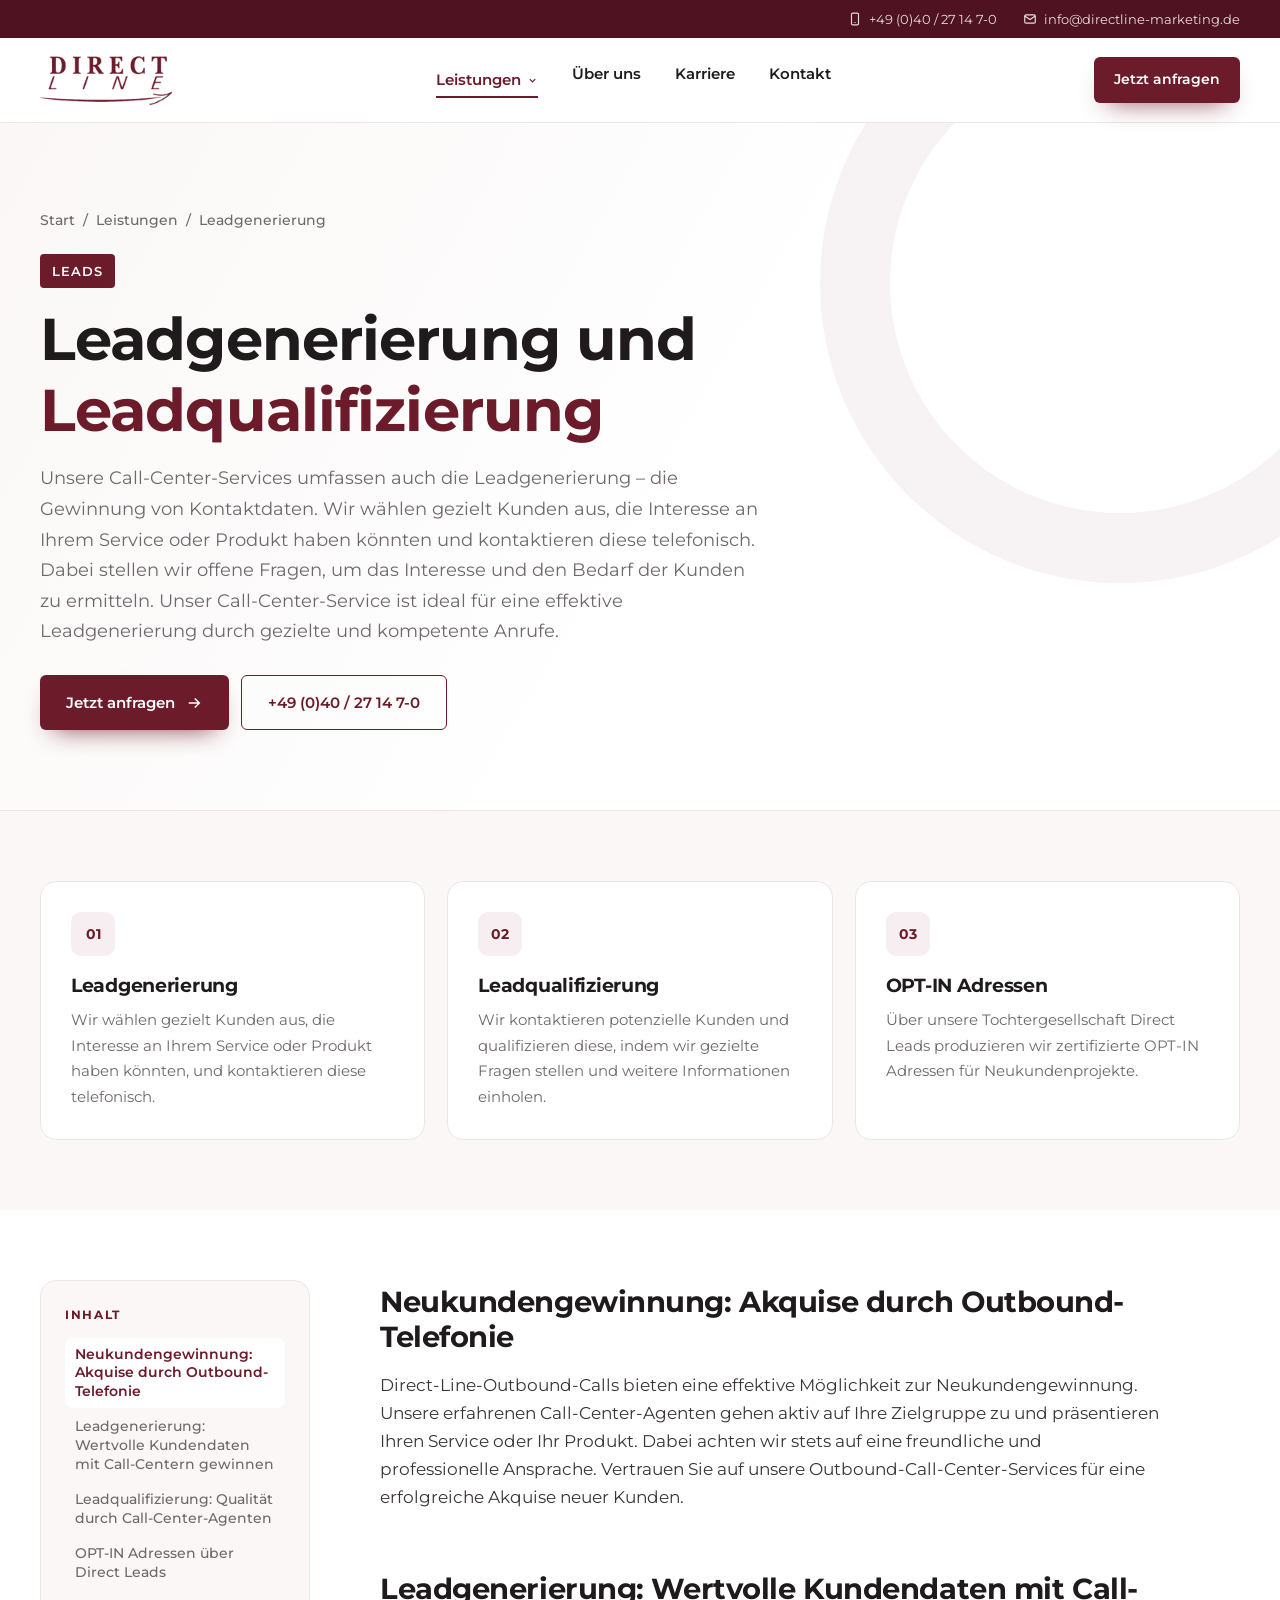
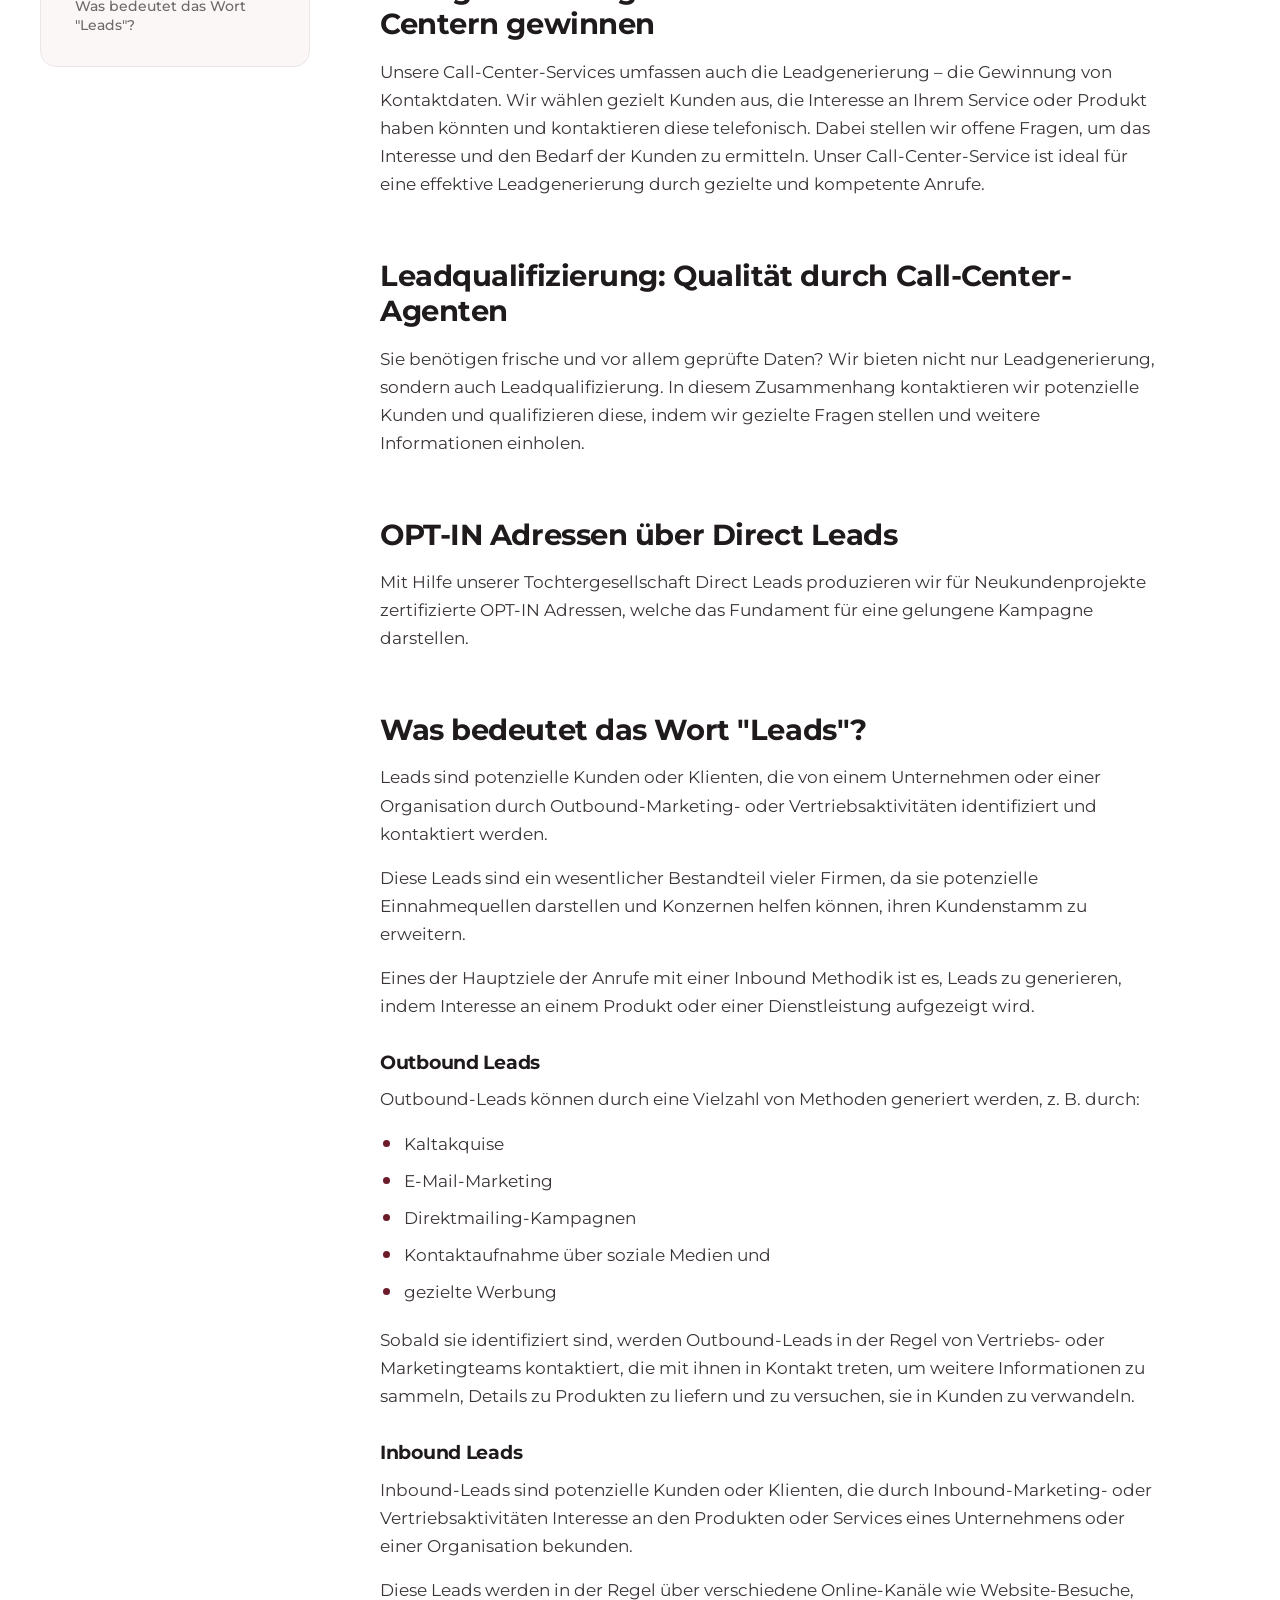
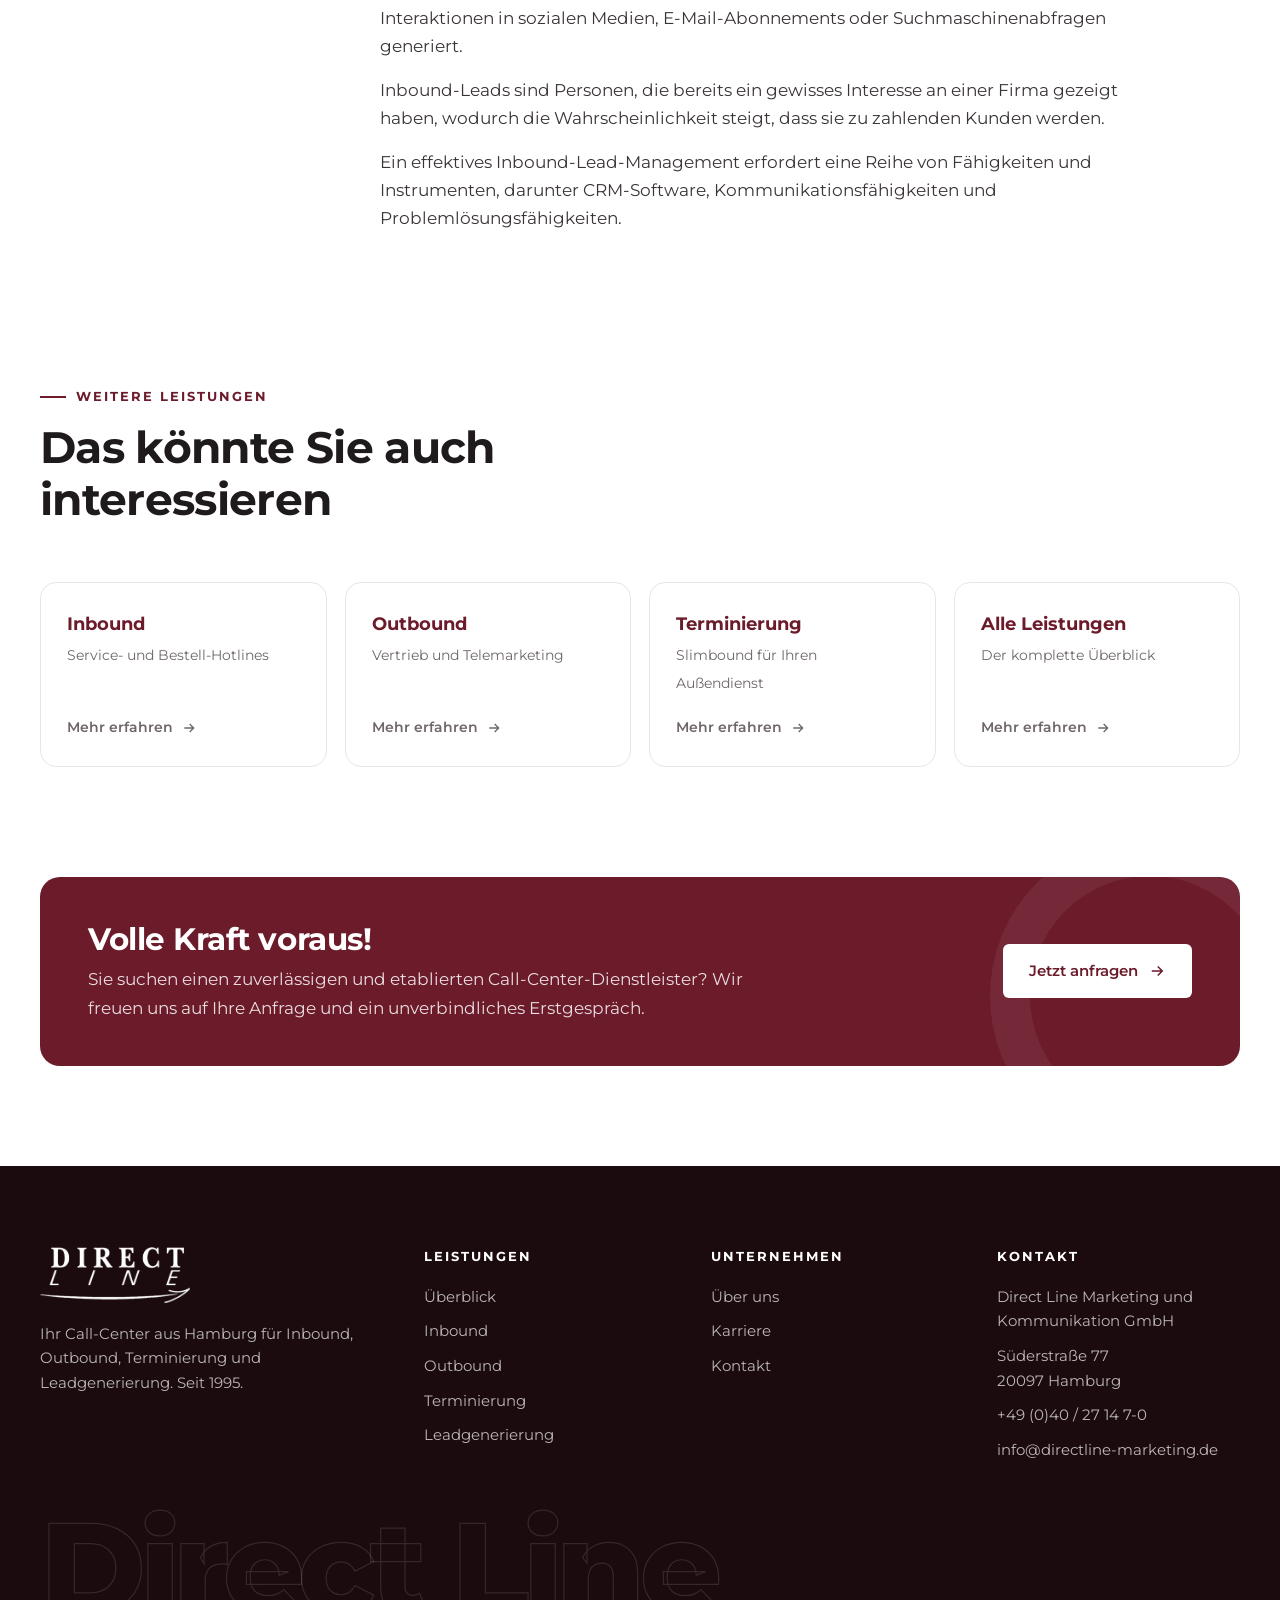
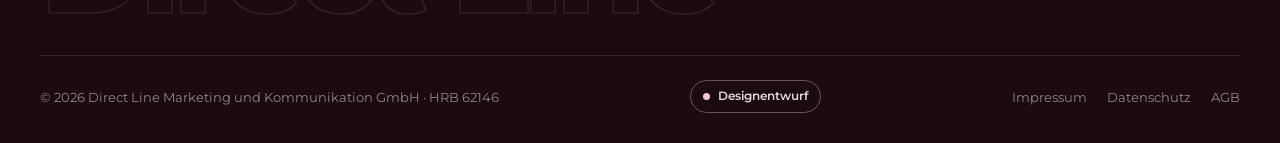
<file: directline-entwurf/leistungen/leadgenerierung/index.html>
<!DOCTYPE html>
<html lang="de">
<head>
<meta charset="utf-8">
<meta name="robots" content="noindex, nofollow">
<meta name="viewport" content="width=device-width, initial-scale=1">
<title>Leadgenerierung · Direct Line</title>
<meta name="description" content="Leadgenerierung, Leadqualifizierung und OPT-IN Adressen bei Direct Line.">
<meta name="theme-color" content="#6c1b2a">
<link rel="icon" href="data:image/svg+xml,%3Csvg xmlns='http://www.w3.org/2000/svg' viewBox='0 0 64 64'%3E%3Crect width='64' height='64' rx='14' fill='%236c1b2a'/%3E%3Ctext x='32' y='42' font-family='Georgia,serif' font-size='30' font-weight='700' text-anchor='middle' fill='white'%3EDL%3C/text%3E%3C/svg%3E">
<link rel="preconnect" href="https://fonts.googleapis.com"><link rel="preconnect" href="https://fonts.gstatic.com" crossorigin>
<link href="https://fonts.googleapis.com/css2?family=Montserrat:ital,wght@0,400;0,500;0,600;0,700;0,800;1,500&display=swap" rel="stylesheet">
<link rel="stylesheet" href="../../assets/style.css">
</head>
<body>
<a class="skip" href="#inhalt">Zum Inhalt springen</a>
<div class="topbar"><div class="wrap"><a href="tel:+494027147000"><svg width="14" height="14" viewBox="0 0 24 24" fill="none" stroke="currentColor" stroke-width="2"><rect x="6" y="2" width="12" height="20" rx="2"/><path d="M11 18h2"/></svg>+49 (0)40 / 27 14 7-0</a><a href="mailto:info@directline-marketing.de"><svg width="14" height="14" viewBox="0 0 24 24" fill="none" stroke="currentColor" stroke-width="2"><rect x="3" y="5" width="18" height="14" rx="2"/><path d="M3 7l9 6 9-6"/></svg><span class="mail-t">info@directline-marketing.de</span></a></div></div>
<header><div class="wrap nav">
<a class="logo" href="../../" aria-label="Direct Line Startseite"><span class="lg" aria-hidden="true"></span></a>
<nav aria-label="Hauptnavigation"><ul class="menu" id="menu"><li class="has-drop"><a href="../../leistungen/" aria-current="page">Leistungen <svg class="chev" width="11" height="11" viewBox="0 0 24 24" fill="none" stroke="currentColor" stroke-width="2.6"><path d="M6 9l6 6 6-6"/></svg></a><ul class="drop"><li><a href="../../leistungen/inbound/">Inbound<small>Service- und Bestell-Hotlines</small></a></li><li><a href="../../leistungen/outbound/">Outbound<small>Vertrieb und Telemarketing</small></a></li><li><a href="../../leistungen/terminierung/">Terminierung<small>Slimbound für Ihren Außendienst</small></a></li><li><a href="../../leistungen/leadgenerierung/">Leadgenerierung<small>Leads und OPT-IN Adressen</small></a></li><li><a href="../../leistungen/">Alle Leistungen<small>Überblick</small></a></li></ul><div class="mobile-sub"><a href="../../leistungen/inbound/">Inbound</a><a href="../../leistungen/outbound/">Outbound</a><a href="../../leistungen/terminierung/">Terminierung</a><a href="../../leistungen/leadgenerierung/">Leadgenerierung</a></div></li><li><a href="../../ueber-uns/">Über uns</a></li><li><a href="../../karriere/">Karriere</a></li><li><a href="../../kontakt/">Kontakt</a></li></ul></nav>
<a class="btn btn-brand" href="../../kontakt/">Jetzt anfragen</a>
<button class="burger" id="burger" aria-label="Menü öffnen" aria-expanded="false" aria-controls="menu"><svg width="26" height="26" viewBox="0 0 24 24" fill="none" stroke="currentColor" stroke-width="2"><path d="M4 7h16M4 12h16M4 17h16"/></svg></button>
</div></header>
<main id="inhalt"><section class="phero"><div class="wrap"><nav class="crumbs" aria-label="Brotkrumen"><a href="../../">Start</a><span aria-hidden="true">/</span><a href="../../leistungen/">Leistungen</a><span aria-hidden="true">/</span><span>Leadgenerierung</span></nav><span class="label">Leads</span><h1>Leadgenerierung und <em class="em">Leadqualifizierung</em></h1><p class="lead">Unsere Call-Center-Services umfassen auch die Leadgenerierung – die Gewinnung von Kontaktdaten. Wir wählen gezielt Kunden aus, die Interesse an Ihrem Service oder Produkt haben könnten und kontaktieren diese telefonisch. Dabei stellen wir offene Fragen, um das Interesse und den Bedarf der Kunden zu ermitteln. Unser Call-Center-Service ist ideal für eine effektive Leadgenerierung durch gezielte und kompetente Anrufe.</p><div class="acts"><a class="btn btn-brand" href="../../kontakt/">Jetzt anfragen <svg width="18" height="18" viewBox="0 0 24 24" fill="none" stroke="currentColor" stroke-width="2"><path d="M5 12h14M13 6l6 6-6 6"/></svg></a><a class="btn btn-o" href="tel:+494027147000">+49 (0)40 / 27 14 7-0</a></div></div></section>
<section class="services" style="padding:70px 0"><div class="wrap"><div class="hl-grid"><div class="hl reveal d"><span class="i">01</span><h3>Leadgenerierung</h3><p>Wir wählen gezielt Kunden aus, die Interesse an Ihrem Service oder Produkt haben könnten, und kontaktieren diese telefonisch.</p></div><div class="hl reveal d2"><span class="i">02</span><h3>Leadqualifizierung</h3><p>Wir kontaktieren potenzielle Kunden und qualifizieren diese, indem wir gezielte Fragen stellen und weitere Informationen einholen.</p></div><div class="hl reveal d3"><span class="i">03</span><h3>OPT-IN Adressen</h3><p>Über unsere Tochtergesellschaft Direct Leads produzieren wir zertifizierte OPT-IN Adressen für Neukundenprojekte.</p></div></div></div></section>
<section style="padding-top:70px"><div class="wrap doc"><aside class="toc" aria-label="Inhaltsverzeichnis"><h4>Inhalt</h4><ol><li><a href="#neukundengewinnung-akquise-durch-outbound-telefonie">Neukundengewinnung: Akquise durch Outbound-Telefonie</a></li><li><a href="#leadgenerierung-wertvolle-kundendaten-mit-call-centern-gewin">Leadgenerierung: Wertvolle Kundendaten mit Call-Centern gewinnen</a></li><li><a href="#leadqualifizierung-qualitaet-durch-call-center-agenten">Leadqualifizierung: Qualität durch Call-Center-Agenten</a></li><li><a href="#opt-in-adressen-ueber-direct-leads">OPT-IN Adressen über Direct Leads</a></li><li><a href="#was-bedeutet-das-wort-leads">Was bedeutet das Wort &quot;Leads&quot;?</a></li></ol></aside><article class="prose"><h2 id="neukundengewinnung-akquise-durch-outbound-telefonie">Neukundengewinnung: Akquise durch Outbound-Telefonie</h2>
<p>Direct-Line-Outbound-Calls bieten eine effektive Möglichkeit zur Neukundengewinnung. Unsere erfahrenen Call-Center-Agenten gehen aktiv auf Ihre Zielgruppe zu und präsentieren Ihren Service oder Ihr Produkt. Dabei achten wir stets auf eine freundliche und professionelle Ansprache. Vertrauen Sie auf unsere Outbound-Call-Center-Services für eine erfolgreiche Akquise neuer Kunden.</p>
<h2 id="leadgenerierung-wertvolle-kundendaten-mit-call-centern-gewin">Leadgenerierung: Wertvolle Kundendaten mit Call-Centern gewinnen</h2>
<p>Unsere Call-Center-Services umfassen auch die Leadgenerierung – die Gewinnung von Kontaktdaten. Wir wählen gezielt Kunden aus, die Interesse an Ihrem Service oder Produkt haben könnten und kontaktieren diese telefonisch. Dabei stellen wir offene Fragen, um das Interesse und den Bedarf der Kunden zu ermitteln. Unser Call-Center-Service ist ideal für eine effektive Leadgenerierung durch gezielte und kompetente Anrufe.</p>
<h2 id="leadqualifizierung-qualitaet-durch-call-center-agenten">Leadqualifizierung: Qualität durch Call-Center-Agenten</h2>
<p>Sie benötigen frische und vor allem geprüfte Daten? Wir bieten nicht nur Leadgenerierung, sondern auch Leadqualifizierung. In diesem Zusammenhang kontaktieren wir potenzielle Kunden und qualifizieren diese, indem wir gezielte Fragen stellen und weitere Informationen einholen.</p>
<h2 id="opt-in-adressen-ueber-direct-leads">OPT-IN Adressen über Direct Leads</h2>
<p>Mit Hilfe unserer Tochtergesellschaft Direct Leads produzieren wir für Neukundenprojekte zertifizierte OPT-IN Adressen, welche das Fundament für eine gelungene Kampagne darstellen.</p>
<h2 id="was-bedeutet-das-wort-leads">Was bedeutet das Wort &quot;Leads&quot;?</h2>
<p>Leads sind potenzielle Kunden oder Klienten, die von einem Unternehmen oder einer Organisation durch Outbound-Marketing- oder Vertriebsaktivitäten identifiziert und kontaktiert werden.</p>
<p>Diese Leads sind ein wesentlicher Bestandteil vieler Firmen, da sie potenzielle Einnahmequellen darstellen und Konzernen helfen können, ihren Kundenstamm zu erweitern.</p>
<p>Eines der Hauptziele der Anrufe mit einer Inbound Methodik ist es, Leads zu generieren, indem Interesse an einem Produkt oder einer Dienstleistung aufgezeigt wird.</p>
<h3>Outbound Leads</h3>
<p>Outbound-Leads können durch eine Vielzahl von Methoden generiert werden, z. B. durch:</p>
<ul>
<li>Kaltakquise</li>
<li>E-Mail-Marketing</li>
<li>Direktmailing-Kampagnen</li>
<li>Kontaktaufnahme über soziale Medien und</li>
<li>gezielte Werbung</li>
</ul>
<p>Sobald sie identifiziert sind, werden Outbound-Leads in der Regel von Vertriebs- oder Marketingteams kontaktiert, die mit ihnen in Kontakt treten, um weitere Informationen zu sammeln, Details zu Produkten zu liefern und zu versuchen, sie in Kunden zu verwandeln.</p>
<h3>Inbound Leads</h3>
<p>Inbound-Leads sind potenzielle Kunden oder Klienten, die durch Inbound-Marketing- oder Vertriebsaktivitäten Interesse an den Produkten oder Services eines Unternehmens oder einer Organisation bekunden.</p>
<p>Diese Leads werden in der Regel über verschiedene Online-Kanäle wie Website-Besuche, Interaktionen in sozialen Medien, E-Mail-Abonnements oder Suchmaschinenabfragen generiert.</p>
<p>Inbound-Leads sind Personen, die bereits ein gewisses Interesse an einer Firma gezeigt haben, wodurch die Wahrscheinlichkeit steigt, dass sie zu zahlenden Kunden werden.</p>
<p>Ein effektives Inbound-Lead-Management erfordert eine Reihe von Fähigkeiten und Instrumenten, darunter CRM-Software, Kommunikationsfähigkeiten und Problemlösungsfähigkeiten.</p></article></div></section><section style="padding-top:20px"><div class="wrap"><div class="head reveal"><span class="kicker">Weitere Leistungen</span><h2>Das könnte Sie auch interessieren</h2></div><div class="related"><a class="rel reveal" href="../../leistungen/inbound/"><div><b>Inbound</b><br><span>Service- und Bestell-Hotlines</span></div><span class="more">Mehr erfahren <svg width="16" height="16" viewBox="0 0 24 24" fill="none" stroke="currentColor" stroke-width="2"><path d="M5 12h14M13 6l6 6-6 6"/></svg></span></a><a class="rel reveal" href="../../leistungen/outbound/"><div><b>Outbound</b><br><span>Vertrieb und Telemarketing</span></div><span class="more">Mehr erfahren <svg width="16" height="16" viewBox="0 0 24 24" fill="none" stroke="currentColor" stroke-width="2"><path d="M5 12h14M13 6l6 6-6 6"/></svg></span></a><a class="rel reveal" href="../../leistungen/terminierung/"><div><b>Terminierung</b><br><span>Slimbound für Ihren Außendienst</span></div><span class="more">Mehr erfahren <svg width="16" height="16" viewBox="0 0 24 24" fill="none" stroke="currentColor" stroke-width="2"><path d="M5 12h14M13 6l6 6-6 6"/></svg></span></a><a class="rel reveal" href="../../leistungen/"><div><b>Alle Leistungen</b><br><span>Der komplette Überblick</span></div><span class="more">Mehr erfahren <svg width="16" height="16" viewBox="0 0 24 24" fill="none" stroke="currentColor" stroke-width="2"><path d="M5 12h14M13 6l6 6-6 6"/></svg></span></a></div></div></section><div class="band"><div class="wrap"><div class="band-inner reveal"><div><h2>Volle Kraft voraus!</h2><p>Sie suchen einen zuverlässigen und etablierten Call-Center-Dienstleister? Wir freuen uns auf Ihre Anfrage und ein unverbindliches Erstgespräch.</p></div><a class="btn" href="../../kontakt/">Jetzt anfragen <svg width="18" height="18" viewBox="0 0 24 24" fill="none" stroke="currentColor" stroke-width="2"><path d="M5 12h14M13 6l6 6-6 6"/></svg></a></div></div></div></main>
<footer class="site"><div class="wrap">
<div class="f-top">
<div><span class="lgw" aria-hidden="true"></span><p style="max-width:34ch">Ihr Call-Center aus Hamburg für Inbound, Outbound, Terminierung und Leadgenerierung. Seit 1995.</p></div>
<div><h4>Leistungen</h4><ul><li><a href="../../leistungen/">Überblick</a></li><li><a href="../../leistungen/inbound/">Inbound</a></li><li><a href="../../leistungen/outbound/">Outbound</a></li><li><a href="../../leistungen/terminierung/">Terminierung</a></li><li><a href="../../leistungen/leadgenerierung/">Leadgenerierung</a></li></ul></div>
<div><h4>Unternehmen</h4><ul><li><a href="../../ueber-uns/">Über uns</a></li><li><a href="../../karriere/">Karriere</a></li><li><a href="../../kontakt/">Kontakt</a></li></ul></div>
<div><h4>Kontakt</h4><ul><li>Direct Line Marketing und<br>Kommunikation GmbH</li><li>Süderstraße 77<br>20097 Hamburg</li><li><a href="tel:+494027147000">+49 (0)40 / 27 14 7-0</a></li><li><a href="mailto:info@directline-marketing.de">info@directline-marketing.de</a></li></ul></div>
</div>
<div class="f-big" aria-hidden="true">Direct Line</div>
<div class="f-bot"><span>© <span id="year">2026</span> Direct Line Marketing und Kommunikation GmbH · HRB 62146</span><span class="draft">Designentwurf</span><nav aria-label="Rechtliches"><a href="../../impressum/">Impressum</a><a href="../../datenschutz/">Datenschutz</a><a href="../../agb/">AGB</a></nav></div>
</div></footer>
<button class="totop" id="totop" aria-label="Nach oben"><svg width="20" height="20" viewBox="0 0 24 24" fill="none" stroke="currentColor" stroke-width="2"><path d="M6 15l6-6 6 6"/></svg></button>
<script src="../../assets/app.js" defer></script>
</body></html>
</file>
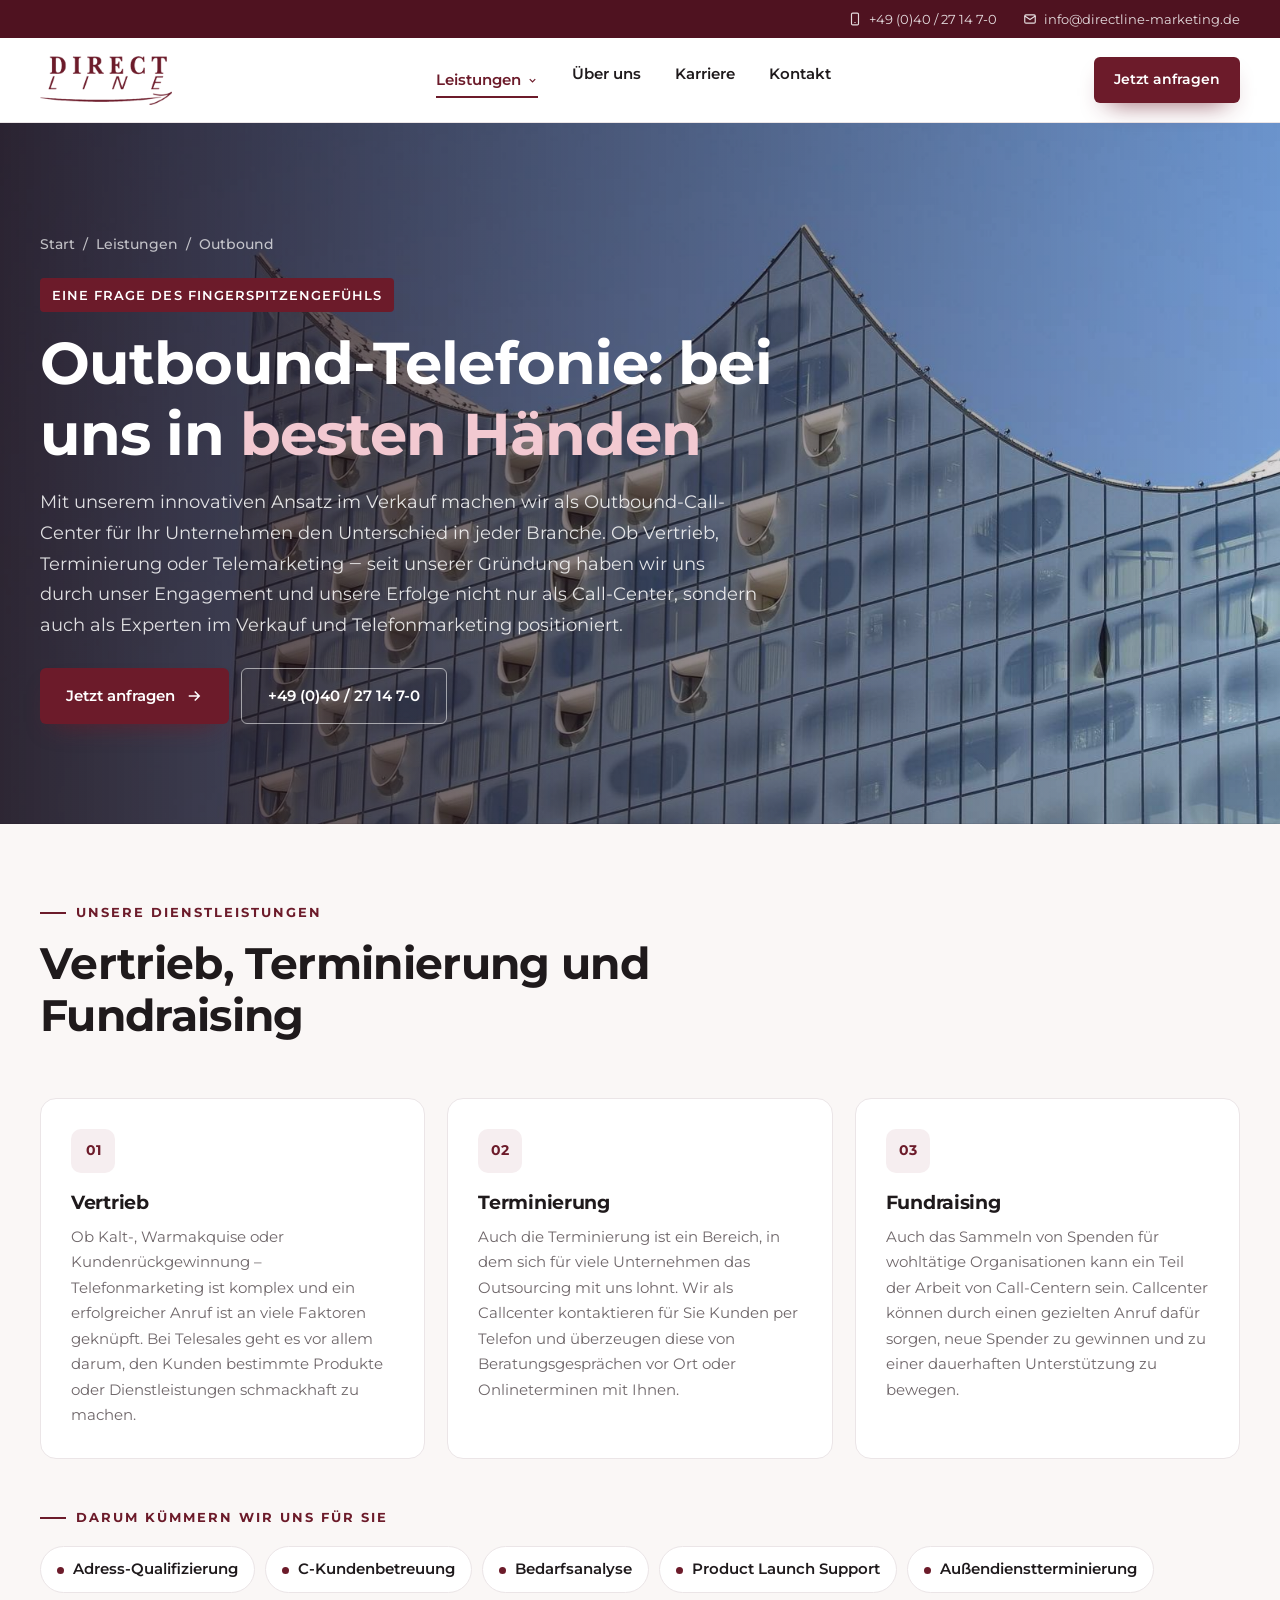
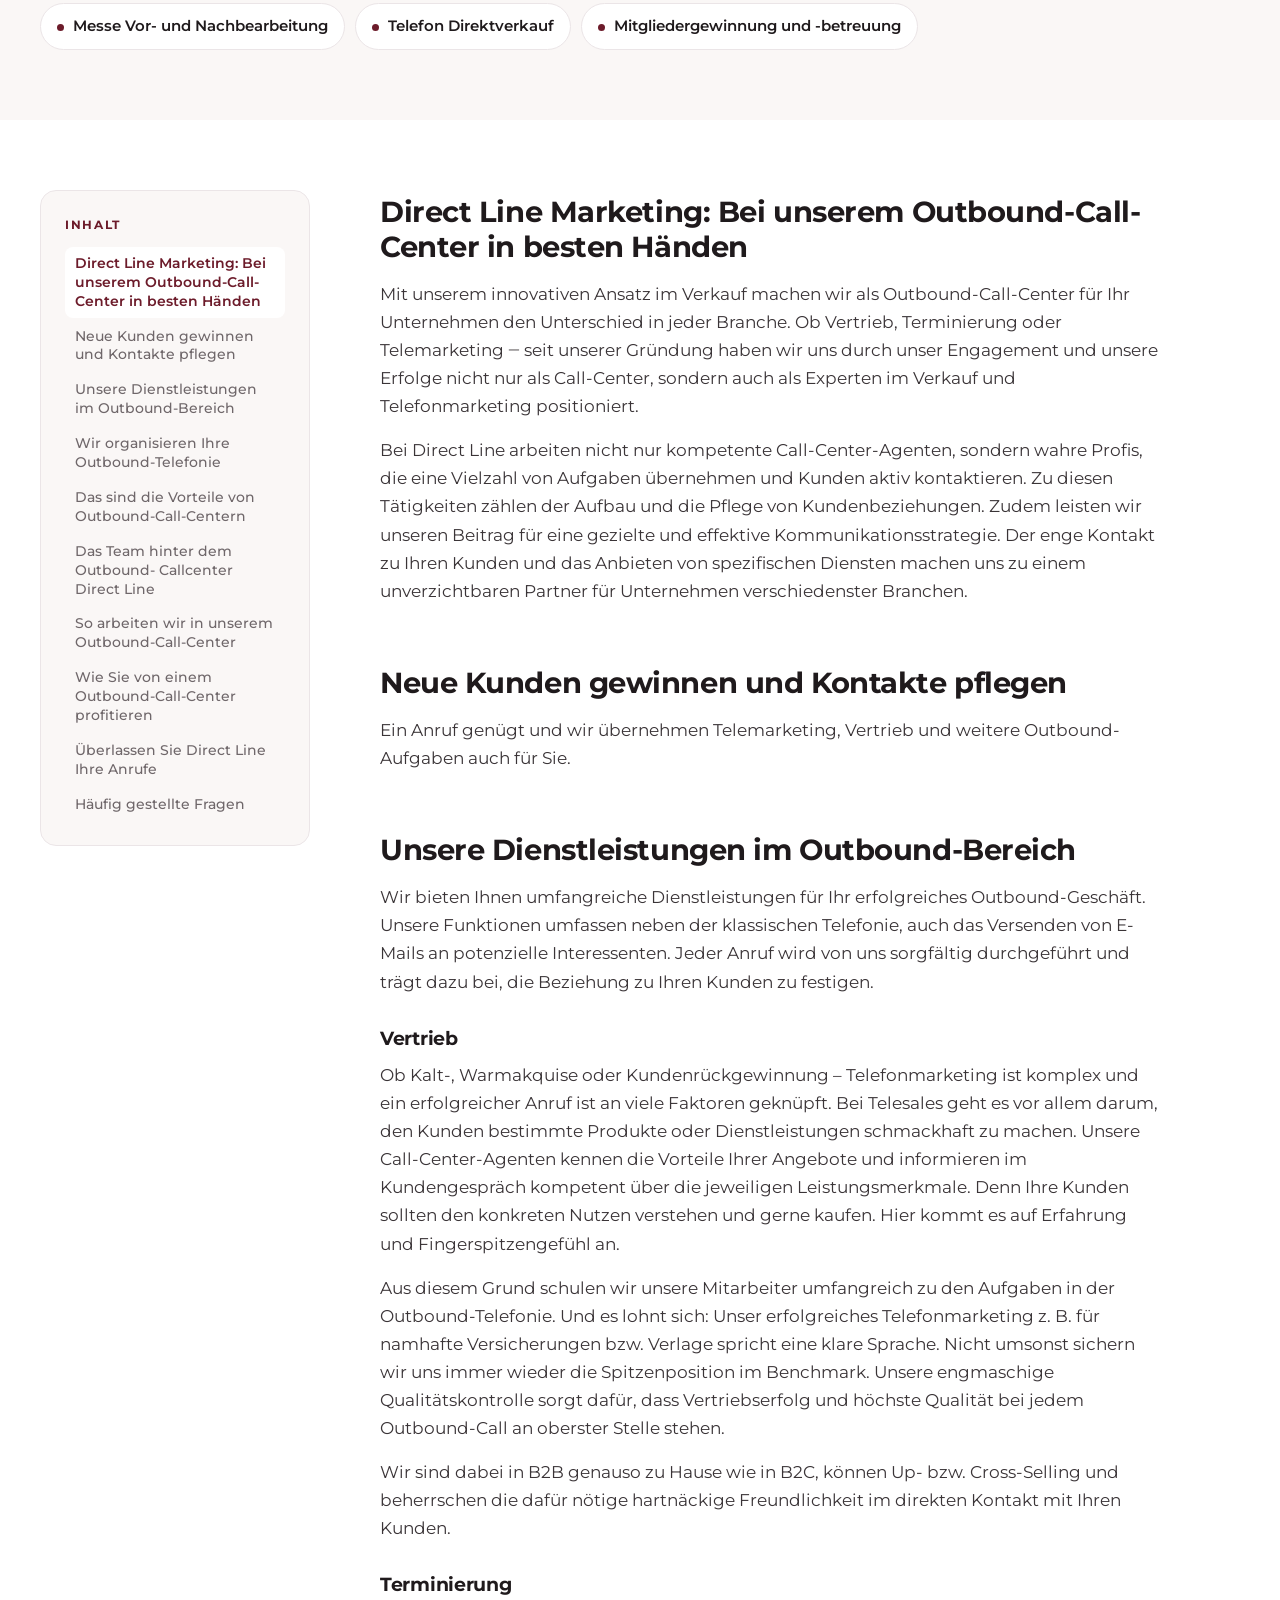
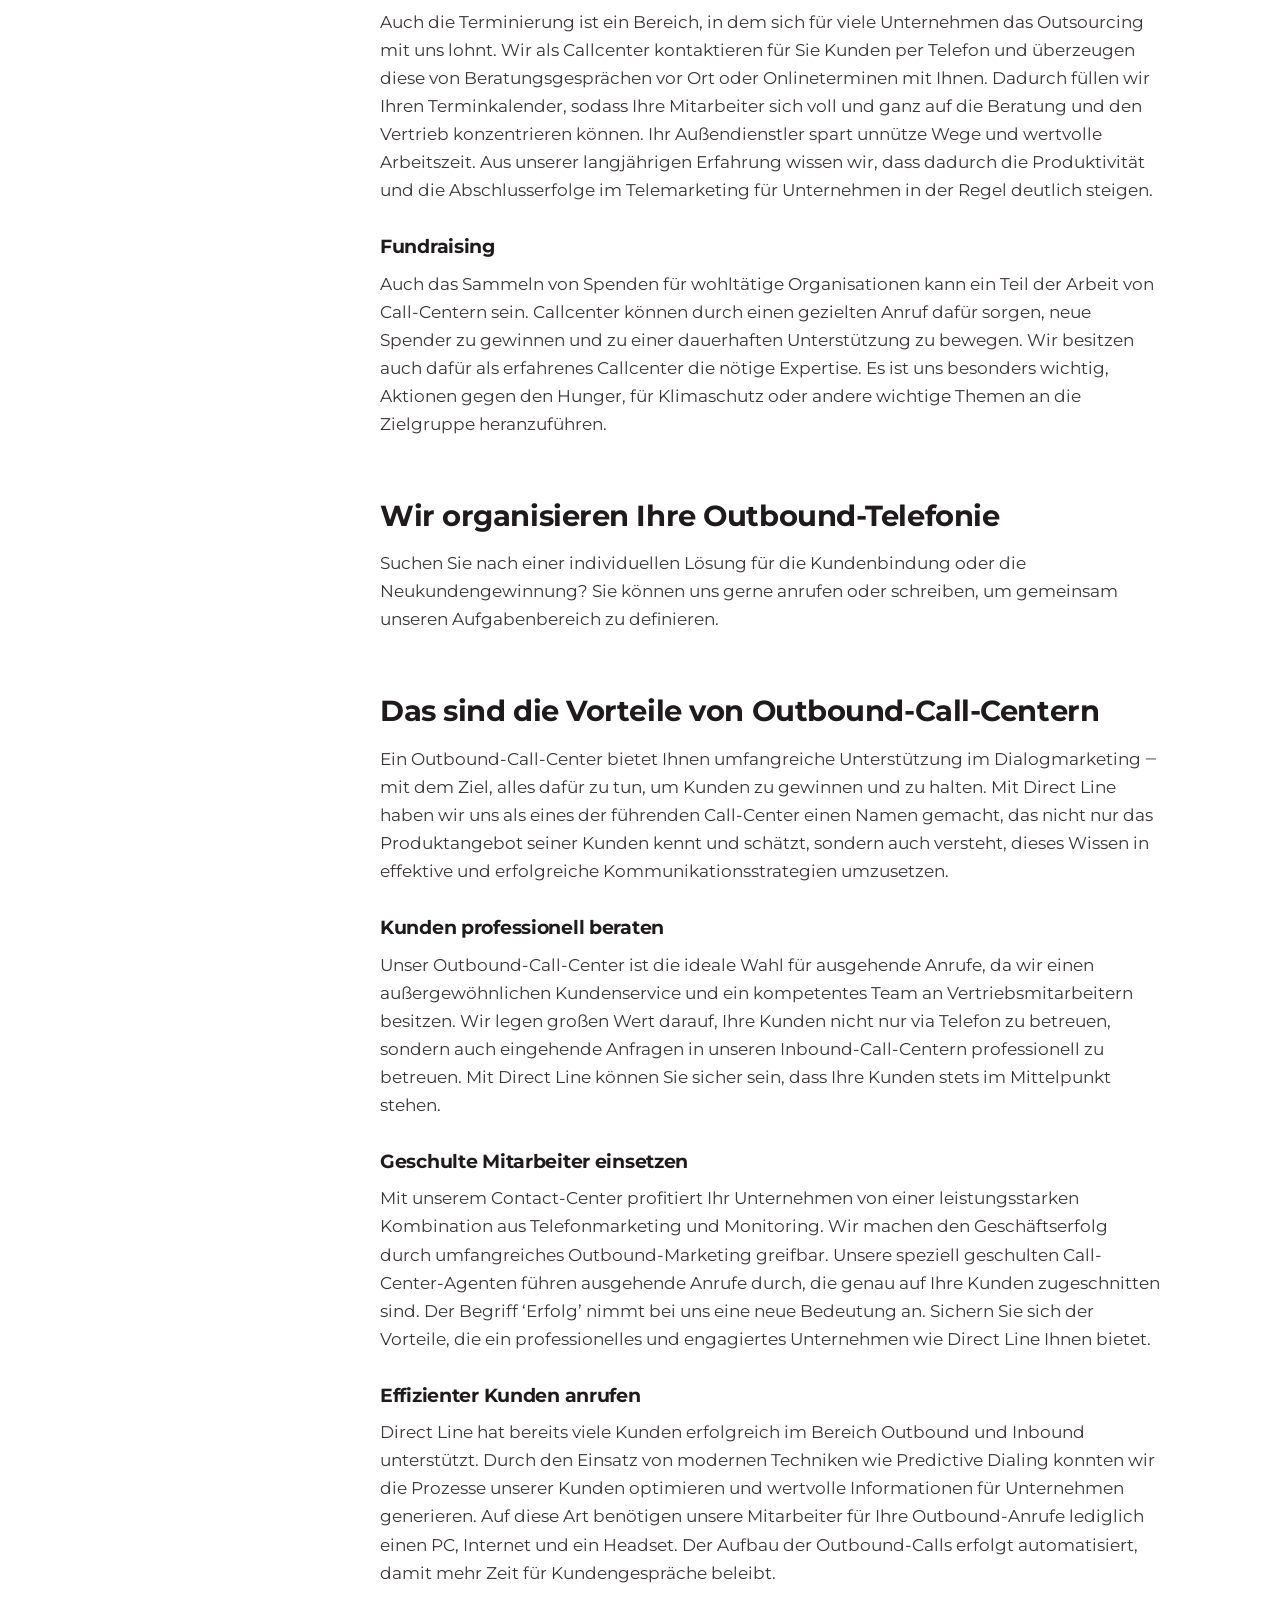
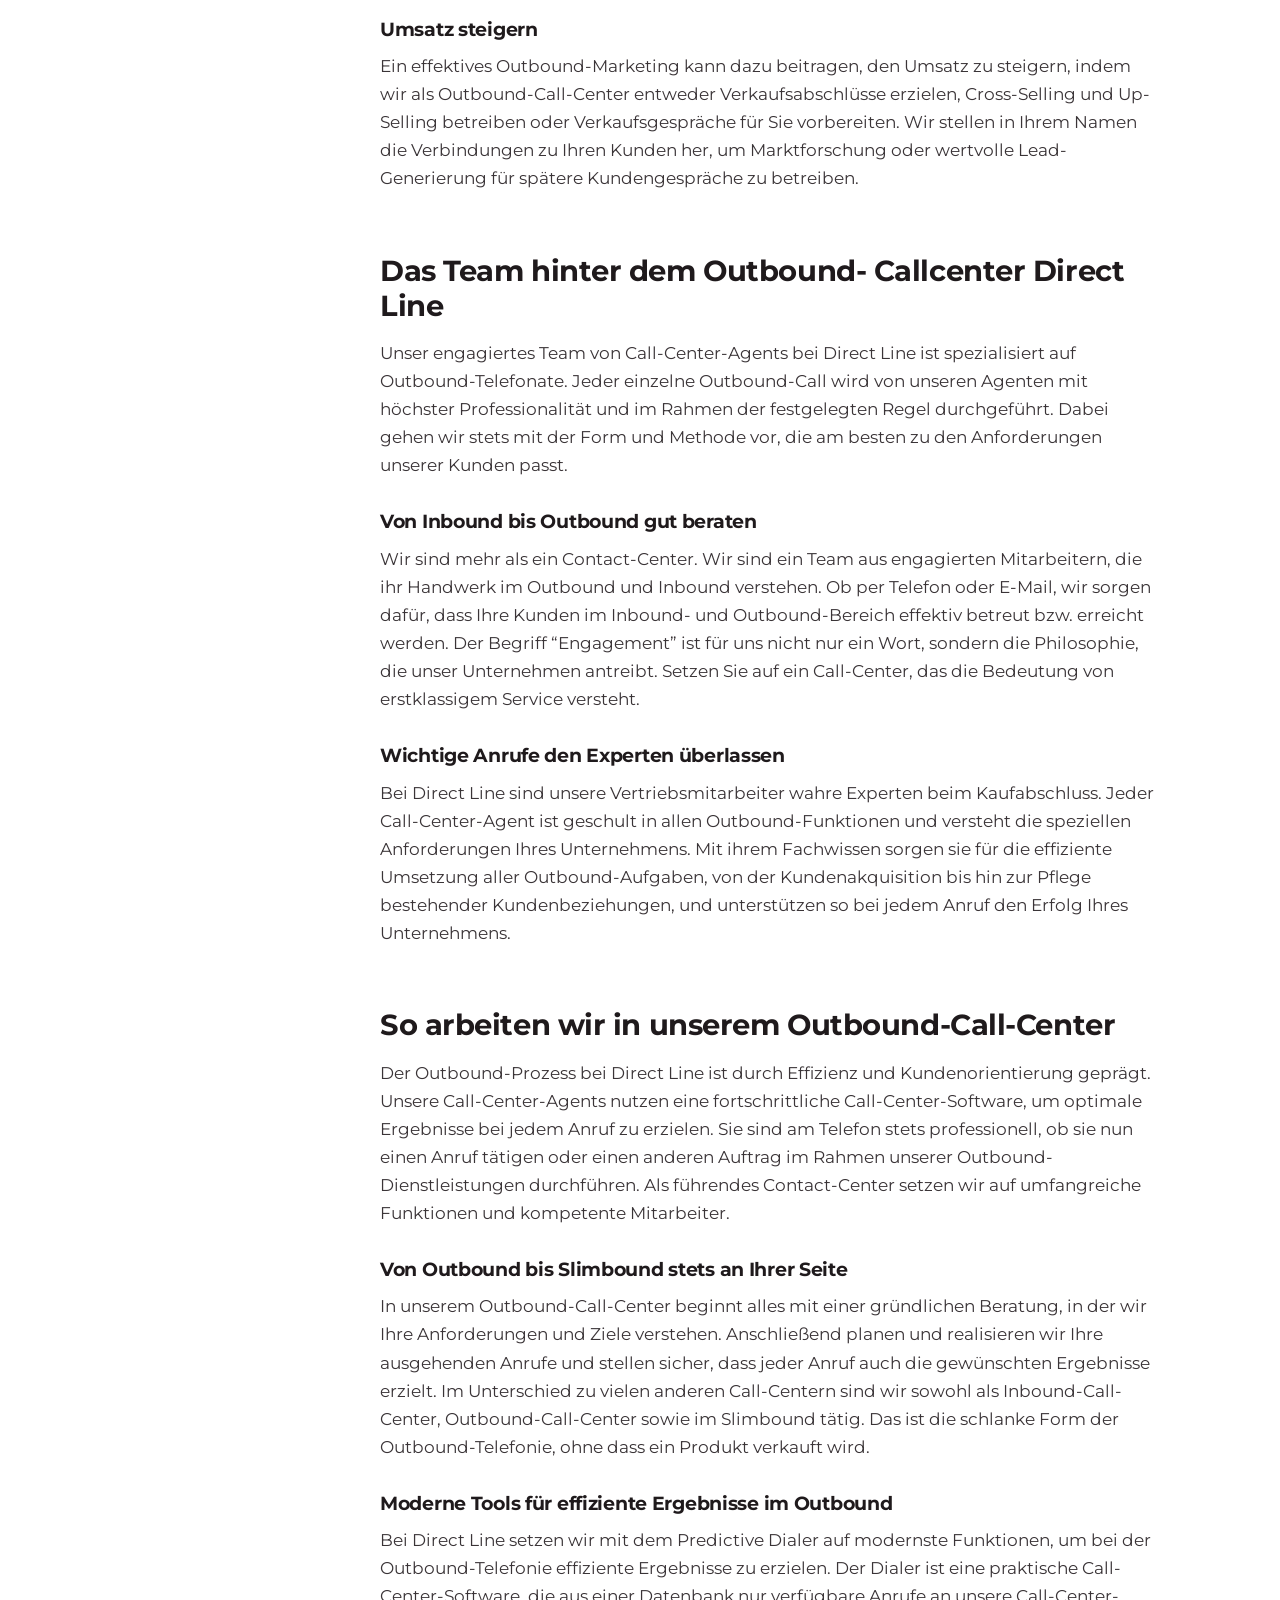
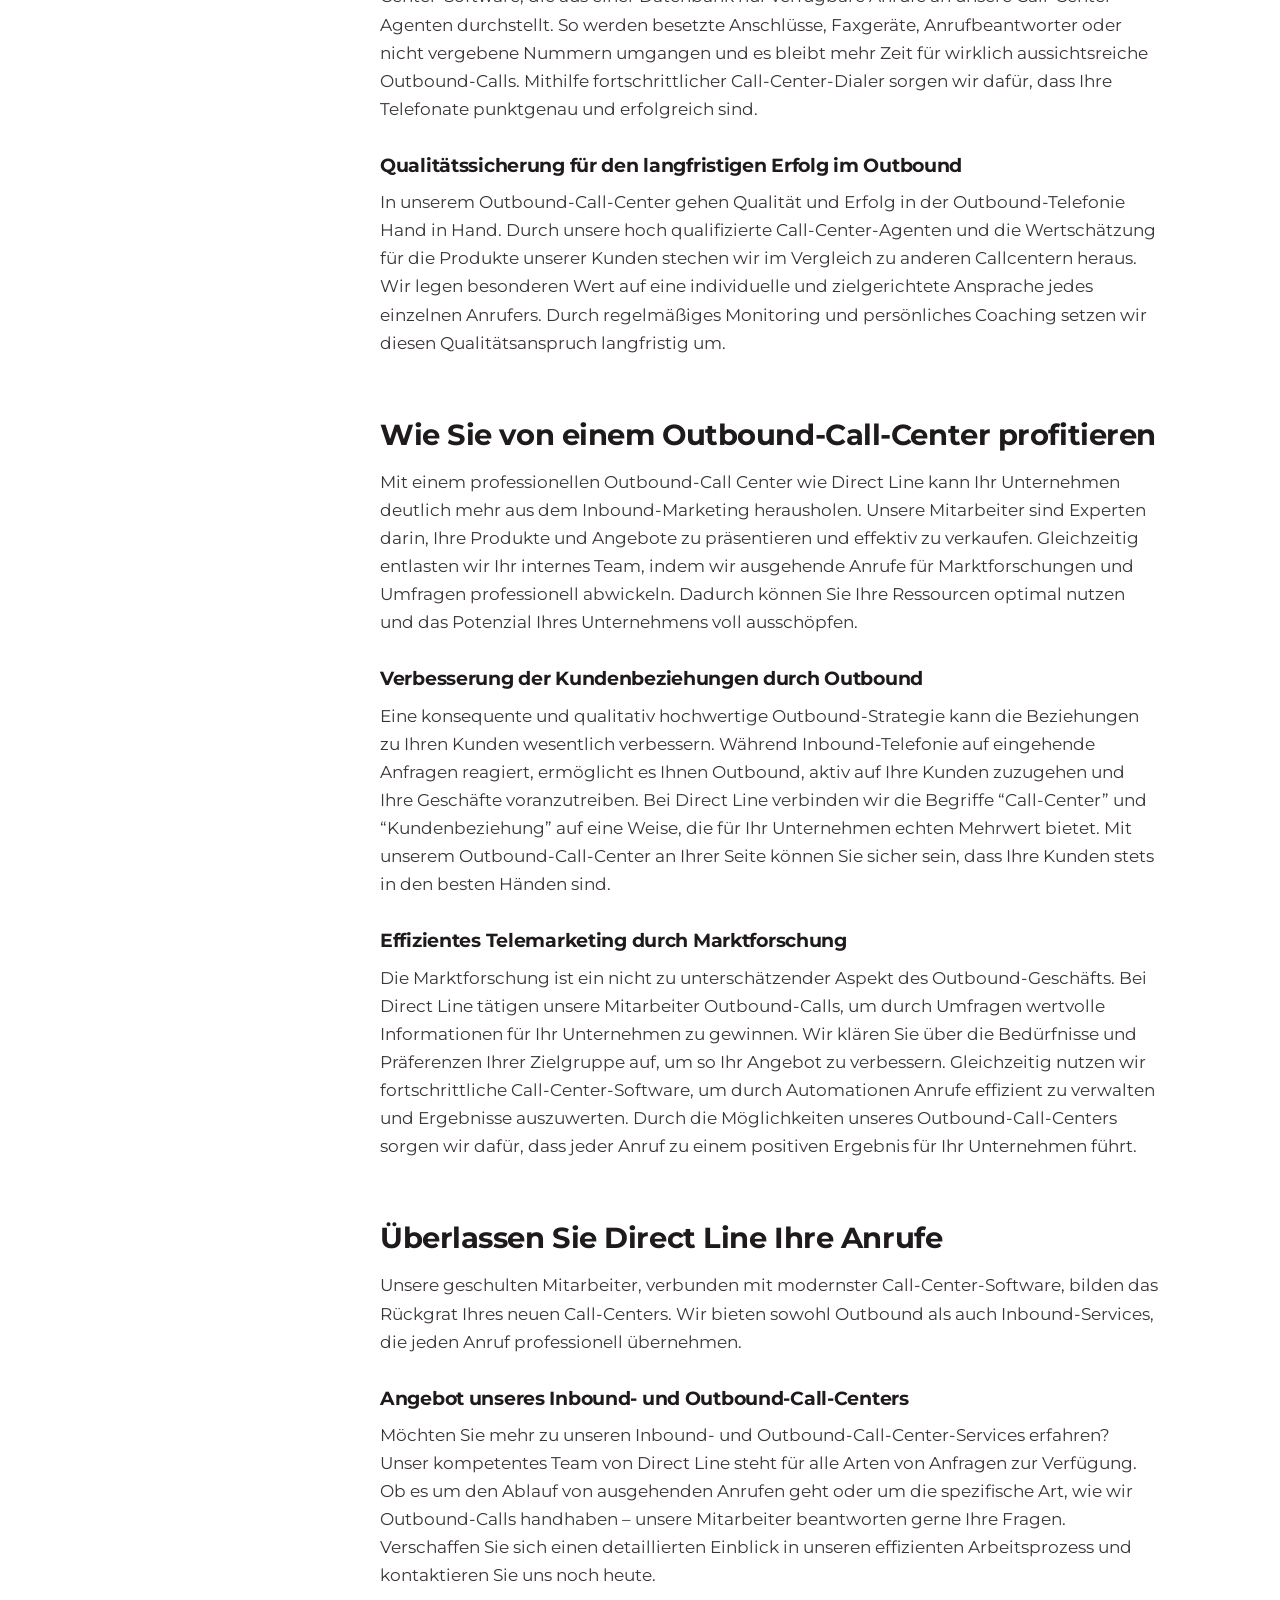
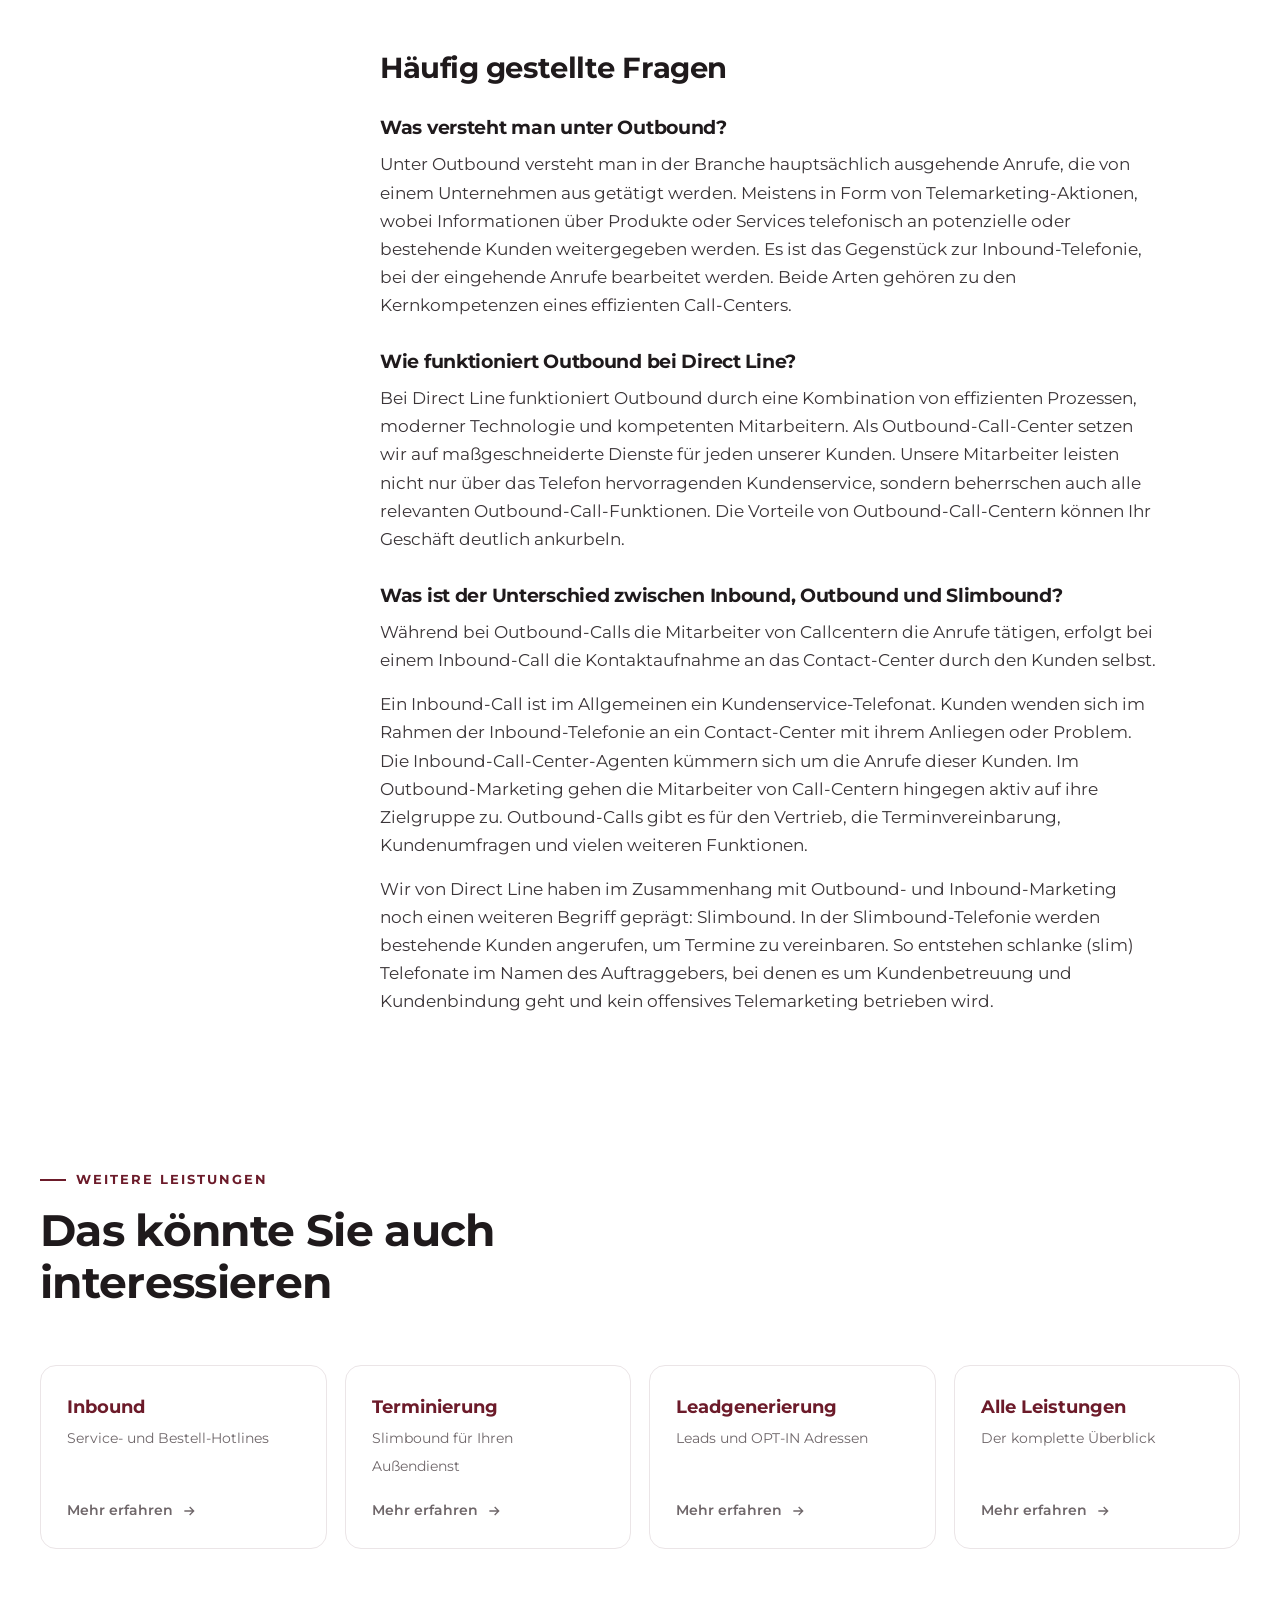
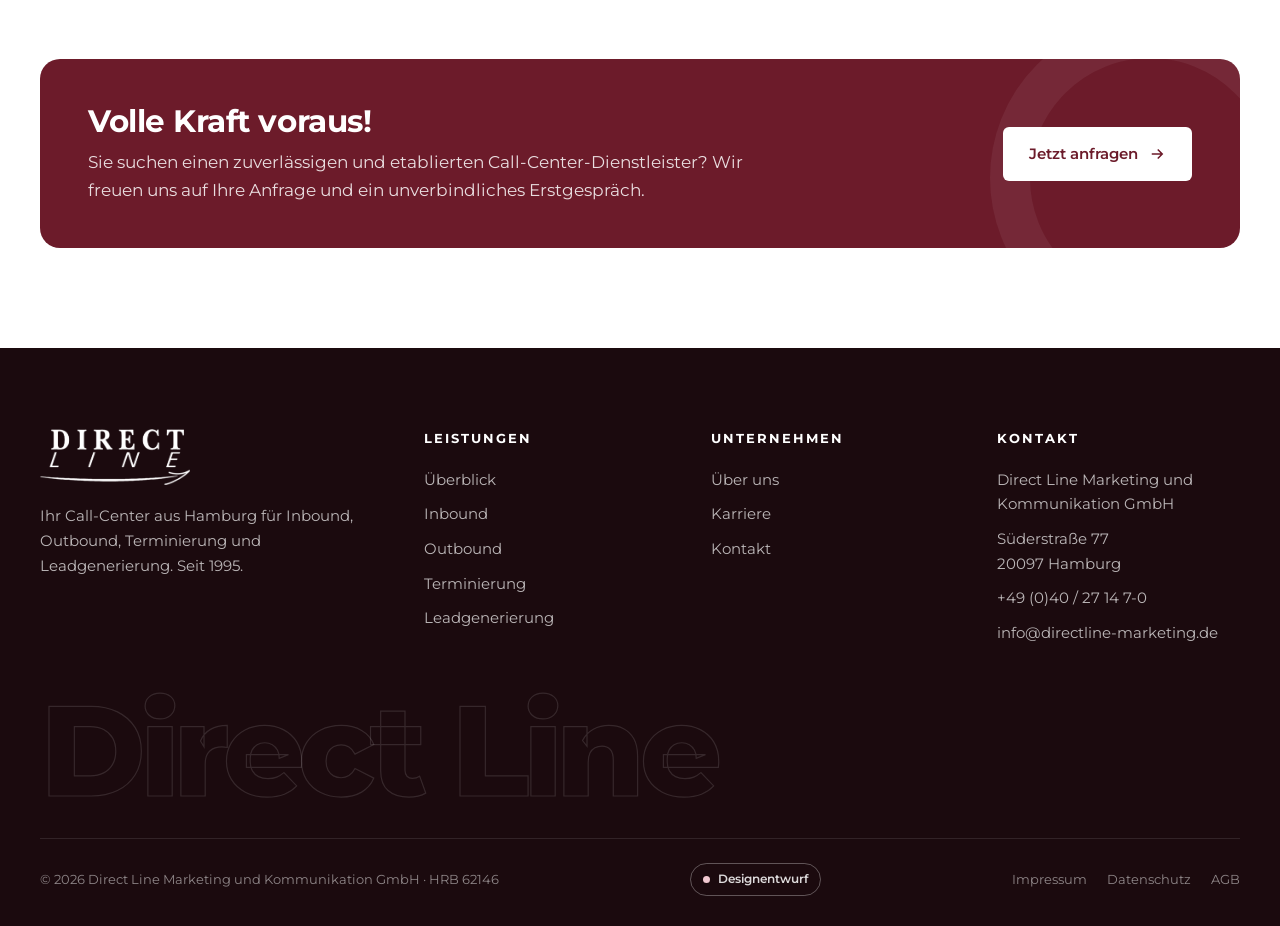
<file: directline-entwurf/leistungen/outbound/index.html>
<!DOCTYPE html>
<html lang="de">
<head>
<meta charset="utf-8">
<meta name="robots" content="noindex, nofollow">
<meta name="viewport" content="width=device-width, initial-scale=1">
<title>Outbound · Direct Line</title>
<meta name="description" content="Outbound-Call-Center Direct Line: Vertrieb, Terminierung, Fundraising und Neukundengewinnung.">
<meta name="theme-color" content="#6c1b2a">
<link rel="icon" href="data:image/svg+xml,%3Csvg xmlns='http://www.w3.org/2000/svg' viewBox='0 0 64 64'%3E%3Crect width='64' height='64' rx='14' fill='%236c1b2a'/%3E%3Ctext x='32' y='42' font-family='Georgia,serif' font-size='30' font-weight='700' text-anchor='middle' fill='white'%3EDL%3C/text%3E%3C/svg%3E">
<link rel="preconnect" href="https://fonts.googleapis.com"><link rel="preconnect" href="https://fonts.gstatic.com" crossorigin>
<link href="https://fonts.googleapis.com/css2?family=Montserrat:ital,wght@0,400;0,500;0,600;0,700;0,800;1,500&display=swap" rel="stylesheet">
<link rel="stylesheet" href="../../assets/style.css">
</head>
<body>
<a class="skip" href="#inhalt">Zum Inhalt springen</a>
<div class="topbar"><div class="wrap"><a href="tel:+494027147000"><svg width="14" height="14" viewBox="0 0 24 24" fill="none" stroke="currentColor" stroke-width="2"><rect x="6" y="2" width="12" height="20" rx="2"/><path d="M11 18h2"/></svg>+49 (0)40 / 27 14 7-0</a><a href="mailto:info@directline-marketing.de"><svg width="14" height="14" viewBox="0 0 24 24" fill="none" stroke="currentColor" stroke-width="2"><rect x="3" y="5" width="18" height="14" rx="2"/><path d="M3 7l9 6 9-6"/></svg><span class="mail-t">info@directline-marketing.de</span></a></div></div>
<header><div class="wrap nav">
<a class="logo" href="../../" aria-label="Direct Line Startseite"><span class="lg" aria-hidden="true"></span></a>
<nav aria-label="Hauptnavigation"><ul class="menu" id="menu"><li class="has-drop"><a href="../../leistungen/" aria-current="page">Leistungen <svg class="chev" width="11" height="11" viewBox="0 0 24 24" fill="none" stroke="currentColor" stroke-width="2.6"><path d="M6 9l6 6 6-6"/></svg></a><ul class="drop"><li><a href="../../leistungen/inbound/">Inbound<small>Service- und Bestell-Hotlines</small></a></li><li><a href="../../leistungen/outbound/">Outbound<small>Vertrieb und Telemarketing</small></a></li><li><a href="../../leistungen/terminierung/">Terminierung<small>Slimbound für Ihren Außendienst</small></a></li><li><a href="../../leistungen/leadgenerierung/">Leadgenerierung<small>Leads und OPT-IN Adressen</small></a></li><li><a href="../../leistungen/">Alle Leistungen<small>Überblick</small></a></li></ul><div class="mobile-sub"><a href="../../leistungen/inbound/">Inbound</a><a href="../../leistungen/outbound/">Outbound</a><a href="../../leistungen/terminierung/">Terminierung</a><a href="../../leistungen/leadgenerierung/">Leadgenerierung</a></div></li><li><a href="../../ueber-uns/">Über uns</a></li><li><a href="../../karriere/">Karriere</a></li><li><a href="../../kontakt/">Kontakt</a></li></ul></nav>
<a class="btn btn-brand" href="../../kontakt/">Jetzt anfragen</a>
<button class="burger" id="burger" aria-label="Menü öffnen" aria-expanded="false" aria-controls="menu"><svg width="26" height="26" viewBox="0 0 24 24" fill="none" stroke="currentColor" stroke-width="2"><path d="M4 7h16M4 12h16M4 17h16"/></svg></button>
</div></header>
<main id="inhalt"><section class="phero img"><img class="bg" src="[data-uri]" alt=""><div class="wrap"><nav class="crumbs" aria-label="Brotkrumen"><a href="../../">Start</a><span aria-hidden="true">/</span><a href="../../leistungen/">Leistungen</a><span aria-hidden="true">/</span><span>Outbound</span></nav><span class="label">Eine Frage des Fingerspitzengefühls</span><h1>Outbound-Telefonie: bei uns in <em class="em">besten Händen</em></h1><p class="lead">Mit unserem innovativen Ansatz im Verkauf machen wir als Outbound-Call-Center für Ihr Unternehmen den Unterschied in jeder Branche. Ob Vertrieb, Terminierung oder Telemarketing ‒ seit unserer Gründung haben wir uns durch unser Engagement und unsere Erfolge nicht nur als Call-Center, sondern auch als Experten im Verkauf und Telefonmarketing positioniert.</p><div class="acts"><a class="btn btn-brand" href="../../kontakt/">Jetzt anfragen <svg width="18" height="18" viewBox="0 0 24 24" fill="none" stroke="currentColor" stroke-width="2"><path d="M5 12h14M13 6l6 6-6 6"/></svg></a><a class="btn btn-line" href="tel:+494027147000">+49 (0)40 / 27 14 7-0</a></div></div></section>
<section class="services" style="padding:70px 0"><div class="wrap"><div class="head reveal"><span class="kicker">Unsere Dienstleistungen</span><h2>Vertrieb, Terminierung und Fundraising</h2></div><div class="hl-grid"><div class="hl reveal d"><span class="i">01</span><h3>Vertrieb</h3><p>Ob Kalt-, Warmakquise oder Kundenrückgewinnung – Telefonmarketing ist komplex und ein erfolgreicher Anruf ist an viele Faktoren geknüpft. Bei Telesales geht es vor allem darum, den Kunden bestimmte Produkte oder Dienstleistungen schmackhaft zu machen.</p></div><div class="hl reveal d2"><span class="i">02</span><h3>Terminierung</h3><p>Auch die Terminierung ist ein Bereich, in dem sich für viele Unternehmen das Outsourcing mit uns lohnt. Wir als Callcenter kontaktieren für Sie Kunden per Telefon und überzeugen diese von Beratungsgesprächen vor Ort oder Onlineterminen mit Ihnen.</p></div><div class="hl reveal d3"><span class="i">03</span><h3>Fundraising</h3><p>Auch das Sammeln von Spenden für wohltätige Organisationen kann ein Teil der Arbeit von Call-Centern sein. Callcenter können durch einen gezielten Anruf dafür sorgen, neue Spender zu gewinnen und zu einer dauerhaften Unterstützung zu bewegen.</p></div></div><div class="reveal" style="margin-top:40px"><span class="kicker">Darum kümmern wir uns für Sie</span><div class="chips" style="margin-top:18px"><span>Adress-Qualifizierung</span><span>C-Kundenbetreuung</span><span>Bedarfsanalyse</span><span>Product Launch Support</span><span>Außendienstterminierung</span><span>Messe Vor- und Nachbearbeitung</span><span>Telefon Direktverkauf</span><span>Mitgliedergewinnung und -betreuung</span></div></div></div></section>
<section style="padding-top:70px"><div class="wrap doc"><aside class="toc" aria-label="Inhaltsverzeichnis"><h4>Inhalt</h4><ol><li><a href="#direct-line-marketing-bei-unserem-outbound-call-center-in-be">Direct Line Marketing: Bei unserem Outbound-Call-Center in besten Händen</a></li><li><a href="#neue-kunden-gewinnen-und-kontakte-pflegen">Neue Kunden gewinnen und Kontakte pflegen</a></li><li><a href="#unsere-dienstleistungen-im-outbound-bereich">Unsere Dienstleistungen im Outbound-Bereich</a></li><li><a href="#wir-organisieren-ihre-outbound-telefonie">Wir organisieren Ihre Outbound-Telefonie</a></li><li><a href="#das-sind-die-vorteile-von-outbound-call-centern">Das sind die Vorteile von Outbound-Call-Centern</a></li><li><a href="#das-team-hinter-dem-outbound-callcenter-direct-line">Das Team hinter dem Outbound- Callcenter Direct Line</a></li><li><a href="#so-arbeiten-wir-in-unserem-outbound-call-center">So arbeiten wir in unserem Outbound-Call-Center</a></li><li><a href="#wie-sie-von-einem-outbound-call-center-profitieren">Wie Sie von einem Outbound-Call-Center profitieren</a></li><li><a href="#ueberlassen-sie-direct-line-ihre-anrufe">Überlassen Sie Direct Line Ihre Anrufe</a></li><li><a href="#haeufig-gestellte-fragen">Häufig gestellte Fragen</a></li></ol></aside><article class="prose"><h2 id="direct-line-marketing-bei-unserem-outbound-call-center-in-be">Direct Line Marketing: Bei unserem Outbound-Call-Center in besten Händen</h2>
<p>Mit unserem innovativen Ansatz im Verkauf machen wir als Outbound-Call-Center für Ihr Unternehmen den Unterschied in jeder Branche. Ob Vertrieb, Terminierung oder Telemarketing ‒ seit unserer Gründung haben wir uns durch unser Engagement und unsere Erfolge nicht nur als Call-Center, sondern auch als Experten im Verkauf und Telefonmarketing positioniert.</p>
<p>Bei Direct Line arbeiten nicht nur kompetente Call-Center-Agenten, sondern wahre Profis, die eine Vielzahl von Aufgaben übernehmen und Kunden aktiv kontaktieren. Zu diesen Tätigkeiten zählen der Aufbau und die Pflege von Kundenbeziehungen. Zudem leisten wir unseren Beitrag für eine gezielte und effektive Kommunikationsstrategie. Der enge Kontakt zu Ihren Kunden und das Anbieten von spezifischen Diensten machen uns zu einem unverzichtbaren Partner für Unternehmen verschiedenster Branchen.</p>
<h2 id="neue-kunden-gewinnen-und-kontakte-pflegen">Neue Kunden gewinnen und Kontakte pflegen</h2>
<p>Ein Anruf genügt und wir übernehmen Telemarketing, Vertrieb und weitere Outbound-Aufgaben auch für Sie.</p>
<h2 id="unsere-dienstleistungen-im-outbound-bereich">Unsere Dienstleistungen im Outbound-Bereich</h2>
<p>Wir bieten Ihnen umfangreiche Dienstleistungen für Ihr erfolgreiches Outbound-Geschäft. Unsere Funktionen umfassen neben der klassischen Telefonie, auch das Versenden von E-Mails an potenzielle Interessenten. Jeder Anruf wird von uns sorgfältig durchgeführt und trägt dazu bei, die Beziehung zu Ihren Kunden zu festigen.</p>
<h3>Vertrieb</h3>
<p>Ob Kalt-, Warmakquise oder Kundenrückgewinnung – Telefonmarketing ist komplex und ein erfolgreicher Anruf ist an viele Faktoren geknüpft. Bei Telesales geht es vor allem darum, den Kunden bestimmte Produkte oder Dienstleistungen schmackhaft zu machen. Unsere Call-Center-Agenten kennen die Vorteile Ihrer Angebote und informieren im Kundengespräch kompetent über die jeweiligen Leistungsmerkmale. Denn Ihre Kunden sollten den konkreten Nutzen verstehen und gerne kaufen. Hier kommt es auf Erfahrung und Fingerspitzengefühl an.</p>
<p>Aus diesem Grund schulen wir unsere Mitarbeiter umfangreich zu den Aufgaben in der Outbound-Telefonie. Und es lohnt sich: Unser erfolgreiches Telefonmarketing z. B. für namhafte Versicherungen bzw. Verlage spricht eine klare Sprache. Nicht umsonst sichern wir uns immer wieder die Spitzenposition im Benchmark. Unsere engmaschige Qualitätskontrolle sorgt dafür, dass Vertriebserfolg und höchste Qualität bei jedem Outbound-Call an oberster Stelle stehen.</p>
<p>Wir sind dabei in B2B genauso zu Hause wie in B2C, können Up- bzw. Cross-Selling und beherrschen die dafür nötige hartnäckige Freundlichkeit im direkten Kontakt mit Ihren Kunden.</p>
<h3>Terminierung</h3>
<p>Auch die Terminierung ist ein Bereich, in dem sich für viele Unternehmen das Outsourcing mit uns lohnt. Wir als Callcenter kontaktieren für Sie Kunden per Telefon und überzeugen diese von Beratungsgesprächen vor Ort oder Onlineterminen mit Ihnen. Dadurch füllen wir Ihren Terminkalender, sodass Ihre Mitarbeiter sich voll und ganz auf die Beratung und den Vertrieb konzentrieren können. Ihr Außendienstler spart unnütze Wege und wertvolle Arbeitszeit. Aus unserer langjährigen Erfahrung wissen wir, dass dadurch die Produktivität und die Abschlusserfolge im Telemarketing für Unternehmen in der Regel deutlich steigen.</p>
<h3>Fundraising</h3>
<p>Auch das Sammeln von Spenden für wohltätige Organisationen kann ein Teil der Arbeit von Call-Centern sein. Callcenter können durch einen gezielten Anruf dafür sorgen, neue Spender zu gewinnen und zu einer dauerhaften Unterstützung zu bewegen. Wir besitzen auch dafür als erfahrenes Callcenter die nötige Expertise. Es ist uns besonders wichtig, Aktionen gegen den Hunger, für Klimaschutz oder andere wichtige Themen an die Zielgruppe heranzuführen.</p>
<h2 id="wir-organisieren-ihre-outbound-telefonie">Wir organisieren Ihre Outbound-Telefonie</h2>
<p>Suchen Sie nach einer individuellen Lösung für die Kundenbindung oder die Neukundengewinnung? Sie können uns gerne anrufen oder schreiben, um gemeinsam unseren Aufgabenbereich zu definieren.</p>
<h2 id="das-sind-die-vorteile-von-outbound-call-centern">Das sind die Vorteile von Outbound-Call-Centern</h2>
<p>Ein Outbound-Call-Center bietet Ihnen umfangreiche Unterstützung im Dialogmarketing ‒ mit dem Ziel, alles dafür zu tun, um Kunden zu gewinnen und zu halten. Mit Direct Line haben wir uns als eines der führenden Call-Center einen Namen gemacht, das nicht nur das Produktangebot seiner Kunden kennt und schätzt, sondern auch versteht, dieses Wissen in effektive und erfolgreiche Kommunikationsstrategien umzusetzen.</p>
<h3>Kunden professionell beraten</h3>
<p>Unser Outbound-Call-Center ist die ideale Wahl für ausgehende Anrufe, da wir einen außergewöhnlichen Kundenservice und ein kompetentes Team an Vertriebsmitarbeitern besitzen. Wir legen großen Wert darauf, Ihre Kunden nicht nur via Telefon zu betreuen, sondern auch eingehende Anfragen in unseren Inbound-Call-Centern professionell zu betreuen. Mit Direct Line können Sie sicher sein, dass Ihre Kunden stets im Mittelpunkt stehen.</p>
<h3>Geschulte Mitarbeiter einsetzen</h3>
<p>Mit unserem Contact-Center profitiert Ihr Unternehmen von einer leistungsstarken Kombination aus Telefonmarketing und Monitoring. Wir machen den Geschäftserfolg durch umfangreiches Outbound-Marketing greifbar. Unsere speziell geschulten Call-Center-Agenten führen ausgehende Anrufe durch, die genau auf Ihre Kunden zugeschnitten sind. Der Begriff ‘Erfolg’ nimmt bei uns eine neue Bedeutung an. Sichern Sie sich der Vorteile, die ein professionelles und engagiertes Unternehmen wie Direct Line Ihnen bietet.</p>
<h3>Effizienter Kunden anrufen</h3>
<p>Direct Line hat bereits viele Kunden erfolgreich im Bereich Outbound und Inbound unterstützt. Durch den Einsatz von modernen Techniken wie Predictive Dialing konnten wir die Prozesse unserer Kunden optimieren und wertvolle Informationen für Unternehmen generieren. Auf diese Art benötigen unsere Mitarbeiter für Ihre Outbound-Anrufe lediglich einen PC, Internet und ein Headset. Der Aufbau der Outbound-Calls erfolgt automatisiert, damit mehr Zeit für Kundengespräche beleibt.</p>
<h3>Umsatz steigern</h3>
<p>Ein effektives Outbound-Marketing kann dazu beitragen, den Umsatz zu steigern, indem wir als Outbound-Call-Center entweder Verkaufsabschlüsse erzielen, Cross-Selling und Up-Selling betreiben oder Verkaufsgespräche für Sie vorbereiten. Wir stellen in Ihrem Namen die Verbindungen zu Ihren Kunden her, um Marktforschung oder wertvolle Lead-Generierung für spätere Kundengespräche zu betreiben.</p>
<h2 id="das-team-hinter-dem-outbound-callcenter-direct-line">Das Team hinter dem Outbound- Callcenter Direct Line</h2>
<p>Unser engagiertes Team von Call-Center-Agents bei Direct Line ist spezialisiert auf Outbound-Telefonate. Jeder einzelne Outbound-Call wird von unseren Agenten mit höchster Professionalität und im Rahmen der festgelegten Regel durchgeführt. Dabei gehen wir stets mit der Form und Methode vor, die am besten zu den Anforderungen unserer Kunden passt.</p>
<h3>Von Inbound bis Outbound gut beraten</h3>
<p>Wir sind mehr als ein Contact-Center. Wir sind ein Team aus engagierten Mitarbeitern, die ihr Handwerk im Outbound und Inbound verstehen. Ob per Telefon oder E-Mail, wir sorgen dafür, dass Ihre Kunden im Inbound- und Outbound-Bereich effektiv betreut bzw. erreicht werden. Der Begriff “Engagement” ist für uns nicht nur ein Wort, sondern die Philosophie, die unser Unternehmen antreibt. Setzen Sie auf ein Call-Center, das die Bedeutung von erstklassigem Service versteht.</p>
<h3>Wichtige Anrufe den Experten überlassen</h3>
<p>Bei Direct Line sind unsere Vertriebsmitarbeiter wahre Experten beim Kaufabschluss. Jeder Call-Center-Agent ist geschult in allen Outbound-Funktionen und versteht die speziellen Anforderungen Ihres Unternehmens. Mit ihrem Fachwissen sorgen sie für die effiziente Umsetzung aller Outbound-Aufgaben, von der Kundenakquisition bis hin zur Pflege bestehender Kundenbeziehungen, und unterstützen so bei jedem Anruf den Erfolg Ihres Unternehmens.</p>
<h2 id="so-arbeiten-wir-in-unserem-outbound-call-center">So arbeiten wir in unserem Outbound-Call-Center</h2>
<p>Der Outbound-Prozess bei Direct Line ist durch Effizienz und Kundenorientierung geprägt. Unsere Call-Center-Agents nutzen eine fortschrittliche Call-Center-Software, um optimale Ergebnisse bei jedem Anruf zu erzielen. Sie sind am Telefon stets professionell, ob sie nun einen Anruf tätigen oder einen anderen Auftrag im Rahmen unserer Outbound-Dienstleistungen durchführen. Als führendes Contact-Center setzen wir auf umfangreiche Funktionen und kompetente Mitarbeiter.</p>
<h3>Von Outbound bis Slimbound stets an Ihrer Seite</h3>
<p>In unserem Outbound-Call-Center beginnt alles mit einer gründlichen Beratung, in der wir Ihre Anforderungen und Ziele verstehen. Anschließend planen und realisieren wir Ihre ausgehenden Anrufe und stellen sicher, dass jeder Anruf auch die gewünschten Ergebnisse erzielt. Im Unterschied zu vielen anderen Call-Centern sind wir sowohl als Inbound-Call-Center, Outbound-Call-Center sowie im Slimbound tätig. Das ist die schlanke Form der Outbound-Telefonie, ohne dass ein Produkt verkauft wird.</p>
<h3>Moderne Tools für effiziente Ergebnisse im Outbound</h3>
<p>Bei Direct Line setzen wir mit dem Predictive Dialer auf modernste Funktionen, um bei der Outbound-Telefonie effiziente Ergebnisse zu erzielen. Der Dialer ist eine praktische Call-Center-Software, die aus einer Datenbank nur verfügbare Anrufe an unsere Call-Center-Agenten durchstellt. So werden besetzte Anschlüsse, Faxgeräte, Anrufbeantworter oder nicht vergebene Nummern umgangen und es bleibt mehr Zeit für wirklich aussichtsreiche Outbound-Calls. Mithilfe fortschrittlicher Call-Center-Dialer sorgen wir dafür, dass Ihre Telefonate punktgenau und erfolgreich sind.</p>
<h3>Qualitätssicherung für den langfristigen Erfolg im Outbound</h3>
<p>In unserem Outbound-Call-Center gehen Qualität und Erfolg in der Outbound-Telefonie Hand in Hand. Durch unsere hoch qualifizierte Call-Center-Agenten und die Wertschätzung für die Produkte unserer Kunden stechen wir im Vergleich zu anderen Callcentern heraus. Wir legen besonderen Wert auf eine individuelle und zielgerichtete Ansprache jedes einzelnen Anrufers. Durch regelmäßiges Monitoring und persönliches Coaching setzen wir diesen Qualitätsanspruch langfristig um.</p>
<h2 id="wie-sie-von-einem-outbound-call-center-profitieren">Wie Sie von einem Outbound-Call-Center profitieren</h2>
<p>Mit einem professionellen Outbound-Call Center wie Direct Line kann Ihr Unternehmen deutlich mehr aus dem Inbound-Marketing herausholen. Unsere Mitarbeiter sind Experten darin, Ihre Produkte und Angebote zu präsentieren und effektiv zu verkaufen. Gleichzeitig entlasten wir Ihr internes Team, indem wir ausgehende Anrufe für Marktforschungen und Umfragen professionell abwickeln. Dadurch können Sie Ihre Ressourcen optimal nutzen und das Potenzial Ihres Unternehmens voll ausschöpfen.</p>
<h3>Verbesserung der Kundenbeziehungen durch Outbound</h3>
<p>Eine konsequente und qualitativ hochwertige Outbound-Strategie kann die Beziehungen zu Ihren Kunden wesentlich verbessern. Während Inbound-Telefonie auf eingehende Anfragen reagiert, ermöglicht es Ihnen Outbound, aktiv auf Ihre Kunden zuzugehen und Ihre Geschäfte voranzutreiben. Bei Direct Line verbinden wir die Begriffe “Call-Center” und “Kundenbeziehung” auf eine Weise, die für Ihr Unternehmen echten Mehrwert bietet. Mit unserem Outbound-Call-Center an Ihrer Seite können Sie sicher sein, dass Ihre Kunden stets in den besten Händen sind.</p>
<h3>Effizientes Telemarketing durch Marktforschung</h3>
<p>Die Marktforschung ist ein nicht zu unterschätzender Aspekt des Outbound-Geschäfts. Bei Direct Line tätigen unsere Mitarbeiter Outbound-Calls, um durch Umfragen wertvolle Informationen für Ihr Unternehmen zu gewinnen. Wir klären Sie über die Bedürfnisse und Präferenzen Ihrer Zielgruppe auf, um so Ihr Angebot zu verbessern. Gleichzeitig nutzen wir fortschrittliche Call-Center-Software, um durch Automationen Anrufe effizient zu verwalten und Ergebnisse auszuwerten. Durch die Möglichkeiten unseres Outbound-Call-Centers sorgen wir dafür, dass jeder Anruf zu einem positiven Ergebnis für Ihr Unternehmen führt.</p>
<h2 id="ueberlassen-sie-direct-line-ihre-anrufe">Überlassen Sie Direct Line Ihre Anrufe</h2>
<p>Unsere geschulten Mitarbeiter, verbunden mit modernster Call-Center-Software, bilden das Rückgrat Ihres neuen Call-Centers. Wir bieten sowohl Outbound als auch Inbound-Services, die jeden Anruf professionell übernehmen.</p>
<h3>Angebot unseres Inbound- und Outbound-Call-Centers</h3>
<p>Möchten Sie mehr zu unseren Inbound- und Outbound-Call-Center-Services erfahren? Unser kompetentes Team von Direct Line steht für alle Arten von Anfragen zur Verfügung. Ob es um den Ablauf von ausgehenden Anrufen geht oder um die spezifische Art, wie wir Outbound-Calls handhaben – unsere Mitarbeiter beantworten gerne Ihre Fragen. Verschaffen Sie sich einen detaillierten Einblick in unseren effizienten Arbeitsprozess und kontaktieren Sie uns noch heute.</p>
<h2 id="haeufig-gestellte-fragen">Häufig gestellte Fragen</h2>
<h3>Was versteht man unter Outbound?</h3>
<p>Unter Outbound versteht man in der Branche hauptsächlich ausgehende Anrufe, die von einem Unternehmen aus getätigt werden. Meistens in Form von Telemarketing-Aktionen, wobei Informationen über Produkte oder Services telefonisch an potenzielle oder bestehende Kunden weitergegeben werden. Es ist das Gegenstück zur Inbound-Telefonie, bei der eingehende Anrufe bearbeitet werden. Beide Arten gehören zu den Kernkompetenzen eines effizienten Call-Centers.</p>
<h3>Wie funktioniert Outbound bei Direct Line?</h3>
<p>Bei Direct Line funktioniert Outbound durch eine Kombination von effizienten Prozessen, moderner Technologie und kompetenten Mitarbeitern. Als Outbound-Call-Center setzen wir auf maßgeschneiderte Dienste für jeden unserer Kunden. Unsere Mitarbeiter leisten nicht nur über das Telefon hervorragenden Kundenservice, sondern beherrschen auch alle relevanten Outbound-Call-Funktionen. Die Vorteile von Outbound-Call-Centern können Ihr Geschäft deutlich ankurbeln.</p>
<h3>Was ist der Unterschied zwischen Inbound, Outbound und Slimbound?</h3>
<p>Während bei Outbound-Calls die Mitarbeiter von Callcentern die Anrufe tätigen, erfolgt bei einem Inbound-Call die Kontaktaufnahme an das Contact-Center durch den Kunden selbst.</p>
<p>Ein Inbound-Call ist im Allgemeinen ein Kundenservice-Telefonat. Kunden wenden sich im Rahmen der Inbound-Telefonie an ein Contact-Center mit ihrem Anliegen oder Problem. Die Inbound-Call-Center-Agenten kümmern sich um die Anrufe dieser Kunden. Im Outbound-Marketing gehen die Mitarbeiter von Call-Centern hingegen aktiv auf ihre Zielgruppe zu. Outbound-Calls gibt es für den Vertrieb, die Terminvereinbarung, Kundenumfragen und vielen weiteren Funktionen.</p>
<p>Wir von Direct Line haben im Zusammenhang mit Outbound- und Inbound-Marketing noch einen weiteren Begriff geprägt: Slimbound. In der Slimbound-Telefonie werden bestehende Kunden angerufen, um Termine zu vereinbaren. So entstehen schlanke (slim) Telefonate im Namen des Auftraggebers, bei denen es um Kundenbetreuung und Kundenbindung geht und kein offensives Telemarketing betrieben wird.</p></article></div></section><section style="padding-top:20px"><div class="wrap"><div class="head reveal"><span class="kicker">Weitere Leistungen</span><h2>Das könnte Sie auch interessieren</h2></div><div class="related"><a class="rel reveal" href="../../leistungen/inbound/"><div><b>Inbound</b><br><span>Service- und Bestell-Hotlines</span></div><span class="more">Mehr erfahren <svg width="16" height="16" viewBox="0 0 24 24" fill="none" stroke="currentColor" stroke-width="2"><path d="M5 12h14M13 6l6 6-6 6"/></svg></span></a><a class="rel reveal" href="../../leistungen/terminierung/"><div><b>Terminierung</b><br><span>Slimbound für Ihren Außendienst</span></div><span class="more">Mehr erfahren <svg width="16" height="16" viewBox="0 0 24 24" fill="none" stroke="currentColor" stroke-width="2"><path d="M5 12h14M13 6l6 6-6 6"/></svg></span></a><a class="rel reveal" href="../../leistungen/leadgenerierung/"><div><b>Leadgenerierung</b><br><span>Leads und OPT-IN Adressen</span></div><span class="more">Mehr erfahren <svg width="16" height="16" viewBox="0 0 24 24" fill="none" stroke="currentColor" stroke-width="2"><path d="M5 12h14M13 6l6 6-6 6"/></svg></span></a><a class="rel reveal" href="../../leistungen/"><div><b>Alle Leistungen</b><br><span>Der komplette Überblick</span></div><span class="more">Mehr erfahren <svg width="16" height="16" viewBox="0 0 24 24" fill="none" stroke="currentColor" stroke-width="2"><path d="M5 12h14M13 6l6 6-6 6"/></svg></span></a></div></div></section><div class="band"><div class="wrap"><div class="band-inner reveal"><div><h2>Volle Kraft voraus!</h2><p>Sie suchen einen zuverlässigen und etablierten Call-Center-Dienstleister? Wir freuen uns auf Ihre Anfrage und ein unverbindliches Erstgespräch.</p></div><a class="btn" href="../../kontakt/">Jetzt anfragen <svg width="18" height="18" viewBox="0 0 24 24" fill="none" stroke="currentColor" stroke-width="2"><path d="M5 12h14M13 6l6 6-6 6"/></svg></a></div></div></div></main>
<footer class="site"><div class="wrap">
<div class="f-top">
<div><span class="lgw" aria-hidden="true"></span><p style="max-width:34ch">Ihr Call-Center aus Hamburg für Inbound, Outbound, Terminierung und Leadgenerierung. Seit 1995.</p></div>
<div><h4>Leistungen</h4><ul><li><a href="../../leistungen/">Überblick</a></li><li><a href="../../leistungen/inbound/">Inbound</a></li><li><a href="../../leistungen/outbound/">Outbound</a></li><li><a href="../../leistungen/terminierung/">Terminierung</a></li><li><a href="../../leistungen/leadgenerierung/">Leadgenerierung</a></li></ul></div>
<div><h4>Unternehmen</h4><ul><li><a href="../../ueber-uns/">Über uns</a></li><li><a href="../../karriere/">Karriere</a></li><li><a href="../../kontakt/">Kontakt</a></li></ul></div>
<div><h4>Kontakt</h4><ul><li>Direct Line Marketing und<br>Kommunikation GmbH</li><li>Süderstraße 77<br>20097 Hamburg</li><li><a href="tel:+494027147000">+49 (0)40 / 27 14 7-0</a></li><li><a href="mailto:info@directline-marketing.de">info@directline-marketing.de</a></li></ul></div>
</div>
<div class="f-big" aria-hidden="true">Direct Line</div>
<div class="f-bot"><span>© <span id="year">2026</span> Direct Line Marketing und Kommunikation GmbH · HRB 62146</span><span class="draft">Designentwurf</span><nav aria-label="Rechtliches"><a href="../../impressum/">Impressum</a><a href="../../datenschutz/">Datenschutz</a><a href="../../agb/">AGB</a></nav></div>
</div></footer>
<button class="totop" id="totop" aria-label="Nach oben"><svg width="20" height="20" viewBox="0 0 24 24" fill="none" stroke="currentColor" stroke-width="2"><path d="M6 15l6-6 6 6"/></svg></button>
<script src="../../assets/app.js" defer></script>
</body></html>
</file>
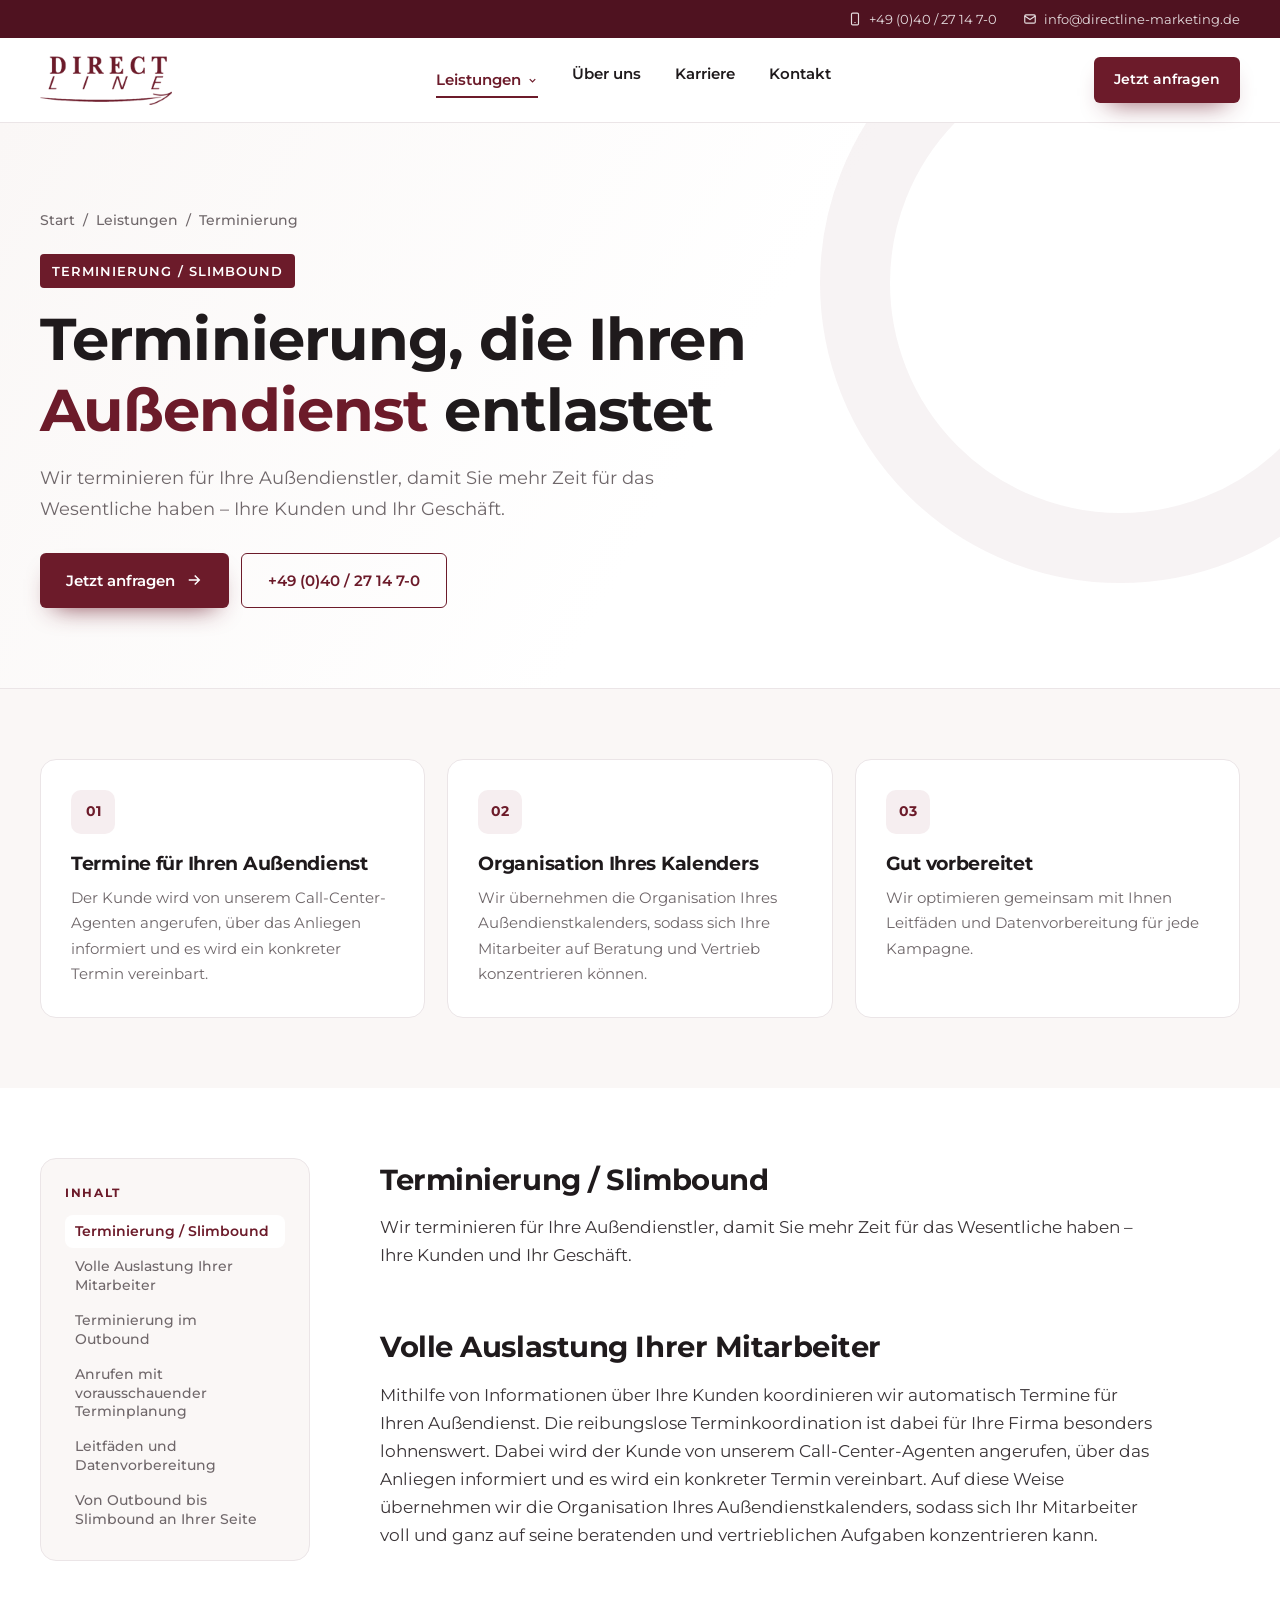
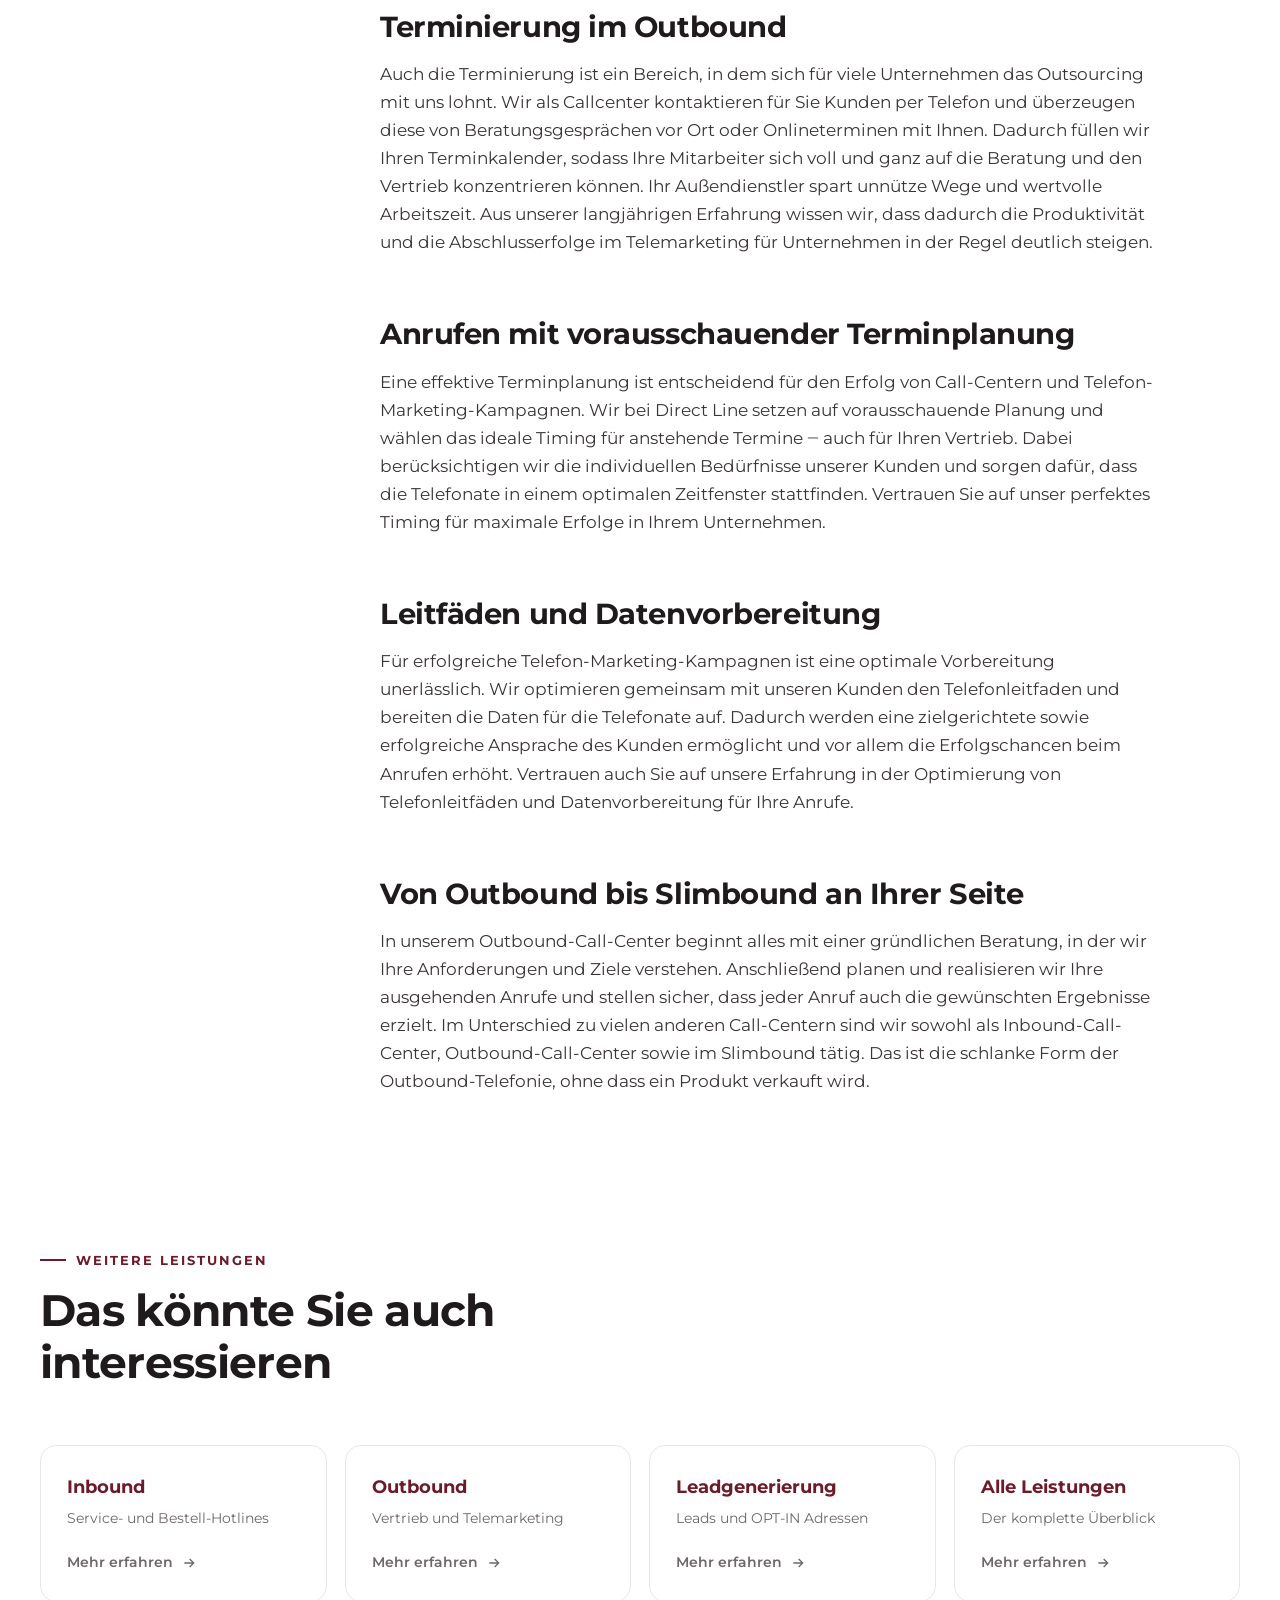
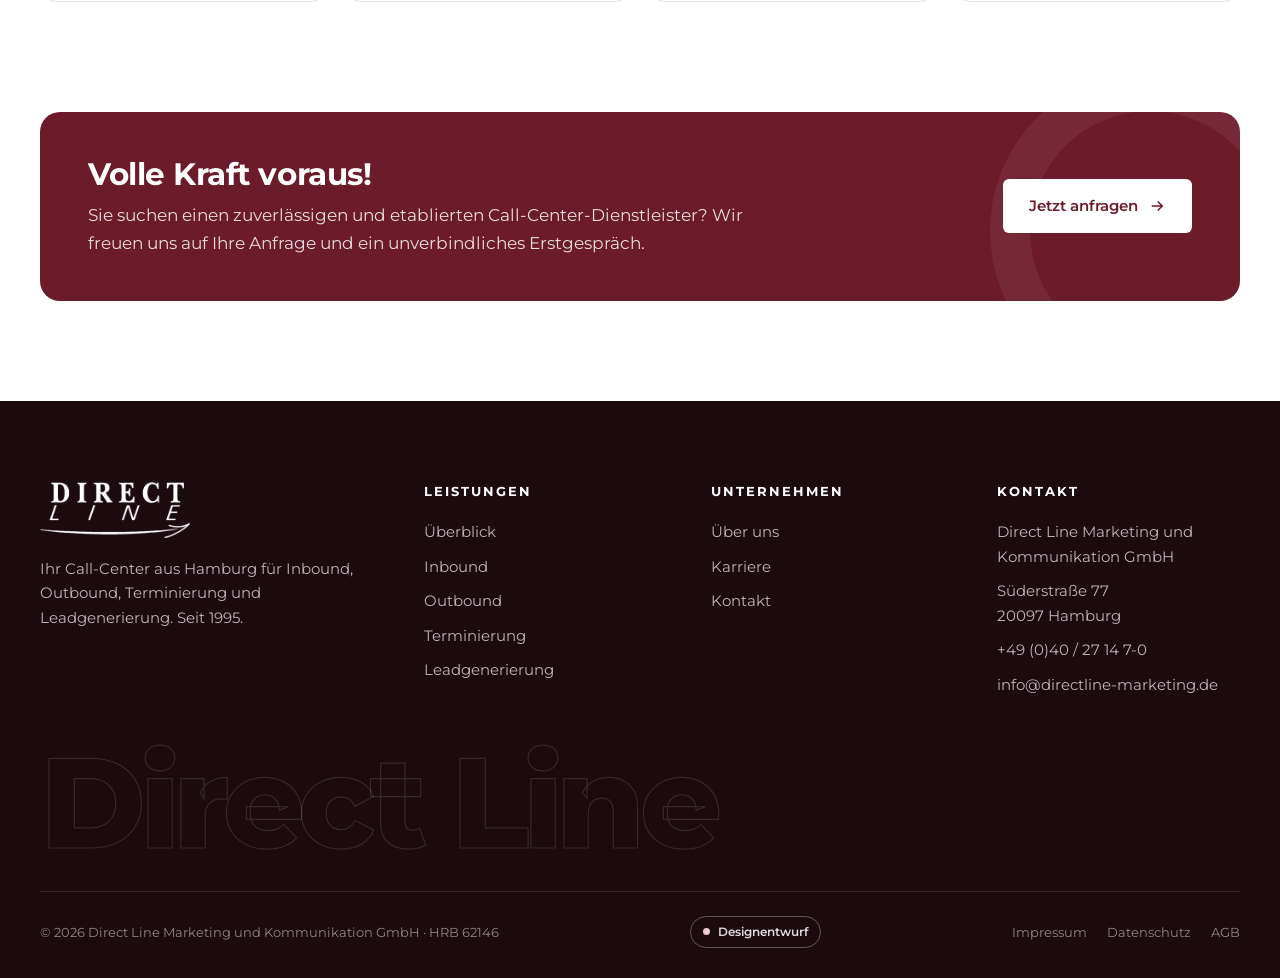
<file: directline-entwurf/leistungen/terminierung/index.html>
<!DOCTYPE html>
<html lang="de">
<head>
<meta charset="utf-8">
<meta name="robots" content="noindex, nofollow">
<meta name="viewport" content="width=device-width, initial-scale=1">
<title>Terminierung · Direct Line</title>
<meta name="description" content="Terminierung (Slimbound) durch Direct Line: Termine für Ihren Außendienst.">
<meta name="theme-color" content="#6c1b2a">
<link rel="icon" href="data:image/svg+xml,%3Csvg xmlns='http://www.w3.org/2000/svg' viewBox='0 0 64 64'%3E%3Crect width='64' height='64' rx='14' fill='%236c1b2a'/%3E%3Ctext x='32' y='42' font-family='Georgia,serif' font-size='30' font-weight='700' text-anchor='middle' fill='white'%3EDL%3C/text%3E%3C/svg%3E">
<link rel="preconnect" href="https://fonts.googleapis.com"><link rel="preconnect" href="https://fonts.gstatic.com" crossorigin>
<link href="https://fonts.googleapis.com/css2?family=Montserrat:ital,wght@0,400;0,500;0,600;0,700;0,800;1,500&display=swap" rel="stylesheet">
<link rel="stylesheet" href="../../assets/style.css">
</head>
<body>
<a class="skip" href="#inhalt">Zum Inhalt springen</a>
<div class="topbar"><div class="wrap"><a href="tel:+494027147000"><svg width="14" height="14" viewBox="0 0 24 24" fill="none" stroke="currentColor" stroke-width="2"><rect x="6" y="2" width="12" height="20" rx="2"/><path d="M11 18h2"/></svg>+49 (0)40 / 27 14 7-0</a><a href="mailto:info@directline-marketing.de"><svg width="14" height="14" viewBox="0 0 24 24" fill="none" stroke="currentColor" stroke-width="2"><rect x="3" y="5" width="18" height="14" rx="2"/><path d="M3 7l9 6 9-6"/></svg><span class="mail-t">info@directline-marketing.de</span></a></div></div>
<header><div class="wrap nav">
<a class="logo" href="../../" aria-label="Direct Line Startseite"><span class="lg" aria-hidden="true"></span></a>
<nav aria-label="Hauptnavigation"><ul class="menu" id="menu"><li class="has-drop"><a href="../../leistungen/" aria-current="page">Leistungen <svg class="chev" width="11" height="11" viewBox="0 0 24 24" fill="none" stroke="currentColor" stroke-width="2.6"><path d="M6 9l6 6 6-6"/></svg></a><ul class="drop"><li><a href="../../leistungen/inbound/">Inbound<small>Service- und Bestell-Hotlines</small></a></li><li><a href="../../leistungen/outbound/">Outbound<small>Vertrieb und Telemarketing</small></a></li><li><a href="../../leistungen/terminierung/">Terminierung<small>Slimbound für Ihren Außendienst</small></a></li><li><a href="../../leistungen/leadgenerierung/">Leadgenerierung<small>Leads und OPT-IN Adressen</small></a></li><li><a href="../../leistungen/">Alle Leistungen<small>Überblick</small></a></li></ul><div class="mobile-sub"><a href="../../leistungen/inbound/">Inbound</a><a href="../../leistungen/outbound/">Outbound</a><a href="../../leistungen/terminierung/">Terminierung</a><a href="../../leistungen/leadgenerierung/">Leadgenerierung</a></div></li><li><a href="../../ueber-uns/">Über uns</a></li><li><a href="../../karriere/">Karriere</a></li><li><a href="../../kontakt/">Kontakt</a></li></ul></nav>
<a class="btn btn-brand" href="../../kontakt/">Jetzt anfragen</a>
<button class="burger" id="burger" aria-label="Menü öffnen" aria-expanded="false" aria-controls="menu"><svg width="26" height="26" viewBox="0 0 24 24" fill="none" stroke="currentColor" stroke-width="2"><path d="M4 7h16M4 12h16M4 17h16"/></svg></button>
</div></header>
<main id="inhalt"><section class="phero"><div class="wrap"><nav class="crumbs" aria-label="Brotkrumen"><a href="../../">Start</a><span aria-hidden="true">/</span><a href="../../leistungen/">Leistungen</a><span aria-hidden="true">/</span><span>Terminierung</span></nav><span class="label">Terminierung / Slimbound</span><h1>Terminierung, die Ihren <em class="em">Außendienst</em> entlastet</h1><p class="lead">Wir terminieren für Ihre Außendienstler, damit Sie mehr Zeit für das Wesentliche haben – Ihre Kunden und Ihr Geschäft.</p><div class="acts"><a class="btn btn-brand" href="../../kontakt/">Jetzt anfragen <svg width="18" height="18" viewBox="0 0 24 24" fill="none" stroke="currentColor" stroke-width="2"><path d="M5 12h14M13 6l6 6-6 6"/></svg></a><a class="btn btn-o" href="tel:+494027147000">+49 (0)40 / 27 14 7-0</a></div></div></section>
<section class="services" style="padding:70px 0"><div class="wrap"><div class="hl-grid"><div class="hl reveal d"><span class="i">01</span><h3>Termine für Ihren Außendienst</h3><p>Der Kunde wird von unserem Call-Center-Agenten angerufen, über das Anliegen informiert und es wird ein konkreter Termin vereinbart.</p></div><div class="hl reveal d2"><span class="i">02</span><h3>Organisation Ihres Kalenders</h3><p>Wir übernehmen die Organisation Ihres Außendienstkalenders, sodass sich Ihre Mitarbeiter auf Beratung und Vertrieb konzentrieren können.</p></div><div class="hl reveal d3"><span class="i">03</span><h3>Gut vorbereitet</h3><p>Wir optimieren gemeinsam mit Ihnen Leitfäden und Datenvorbereitung für jede Kampagne.</p></div></div></div></section>
<section style="padding-top:70px"><div class="wrap doc"><aside class="toc" aria-label="Inhaltsverzeichnis"><h4>Inhalt</h4><ol><li><a href="#terminierung-slimbound">Terminierung / Slimbound</a></li><li><a href="#volle-auslastung-ihrer-mitarbeiter">Volle Auslastung Ihrer Mitarbeiter</a></li><li><a href="#terminierung-im-outbound">Terminierung im Outbound</a></li><li><a href="#anrufen-mit-vorausschauender-terminplanung">Anrufen mit vorausschauender Terminplanung</a></li><li><a href="#leitfaeden-und-datenvorbereitung">Leitfäden und Datenvorbereitung</a></li><li><a href="#von-outbound-bis-slimbound-an-ihrer-seite">Von Outbound bis Slimbound an Ihrer Seite</a></li></ol></aside><article class="prose"><h2 id="terminierung-slimbound">Terminierung / Slimbound</h2>
<p>Wir terminieren für Ihre Außendienstler, damit Sie mehr Zeit für das Wesentliche haben – Ihre Kunden und Ihr Geschäft.</p>
<h2 id="volle-auslastung-ihrer-mitarbeiter">Volle Auslastung Ihrer Mitarbeiter</h2>
<p>Mithilfe von Informationen über Ihre Kunden koordinieren wir automatisch Termine für Ihren Außendienst. Die reibungslose Terminkoordination ist dabei für Ihre Firma besonders lohnenswert. Dabei wird der Kunde von unserem Call-Center-Agenten angerufen, über das Anliegen informiert und es wird ein konkreter Termin vereinbart. Auf diese Weise übernehmen wir die Organisation Ihres Außendienstkalenders, sodass sich Ihr Mitarbeiter voll und ganz auf seine beratenden und vertrieblichen Aufgaben konzentrieren kann.</p>
<h2 id="terminierung-im-outbound">Terminierung im Outbound</h2>
<p>Auch die Terminierung ist ein Bereich, in dem sich für viele Unternehmen das Outsourcing mit uns lohnt. Wir als Callcenter kontaktieren für Sie Kunden per Telefon und überzeugen diese von Beratungsgesprächen vor Ort oder Onlineterminen mit Ihnen. Dadurch füllen wir Ihren Terminkalender, sodass Ihre Mitarbeiter sich voll und ganz auf die Beratung und den Vertrieb konzentrieren können. Ihr Außendienstler spart unnütze Wege und wertvolle Arbeitszeit. Aus unserer langjährigen Erfahrung wissen wir, dass dadurch die Produktivität und die Abschlusserfolge im Telemarketing für Unternehmen in der Regel deutlich steigen.</p>
<h2 id="anrufen-mit-vorausschauender-terminplanung">Anrufen mit vorausschauender Terminplanung</h2>
<p>Eine effektive Terminplanung ist entscheidend für den Erfolg von Call-Centern und Telefon-Marketing-Kampagnen. Wir bei Direct Line setzen auf vorausschauende Planung und wählen das ideale Timing für anstehende Termine ‒ auch für Ihren Vertrieb. Dabei berücksichtigen wir die individuellen Bedürfnisse unserer Kunden und sorgen dafür, dass die Telefonate in einem optimalen Zeitfenster stattfinden. Vertrauen Sie auf unser perfektes Timing für maximale Erfolge in Ihrem Unternehmen.</p>
<h2 id="leitfaeden-und-datenvorbereitung">Leitfäden und Datenvorbereitung</h2>
<p>Für erfolgreiche Telefon-Marketing-Kampagnen ist eine optimale Vorbereitung unerlässlich. Wir optimieren gemeinsam mit unseren Kunden den Telefonleitfaden und bereiten die Daten für die Telefonate auf. Dadurch werden eine zielgerichtete sowie erfolgreiche Ansprache des Kunden ermöglicht und vor allem die Erfolgschancen beim Anrufen erhöht. Vertrauen auch Sie auf unsere Erfahrung in der Optimierung von Telefonleitfäden und Datenvorbereitung für Ihre Anrufe.</p>
<h2 id="von-outbound-bis-slimbound-an-ihrer-seite">Von Outbound bis Slimbound an Ihrer Seite</h2>
<p>In unserem Outbound-Call-Center beginnt alles mit einer gründlichen Beratung, in der wir Ihre Anforderungen und Ziele verstehen. Anschließend planen und realisieren wir Ihre ausgehenden Anrufe und stellen sicher, dass jeder Anruf auch die gewünschten Ergebnisse erzielt. Im Unterschied zu vielen anderen Call-Centern sind wir sowohl als Inbound-Call-Center, Outbound-Call-Center sowie im Slimbound tätig. Das ist die schlanke Form der Outbound-Telefonie, ohne dass ein Produkt verkauft wird.</p></article></div></section><section style="padding-top:20px"><div class="wrap"><div class="head reveal"><span class="kicker">Weitere Leistungen</span><h2>Das könnte Sie auch interessieren</h2></div><div class="related"><a class="rel reveal" href="../../leistungen/inbound/"><div><b>Inbound</b><br><span>Service- und Bestell-Hotlines</span></div><span class="more">Mehr erfahren <svg width="16" height="16" viewBox="0 0 24 24" fill="none" stroke="currentColor" stroke-width="2"><path d="M5 12h14M13 6l6 6-6 6"/></svg></span></a><a class="rel reveal" href="../../leistungen/outbound/"><div><b>Outbound</b><br><span>Vertrieb und Telemarketing</span></div><span class="more">Mehr erfahren <svg width="16" height="16" viewBox="0 0 24 24" fill="none" stroke="currentColor" stroke-width="2"><path d="M5 12h14M13 6l6 6-6 6"/></svg></span></a><a class="rel reveal" href="../../leistungen/leadgenerierung/"><div><b>Leadgenerierung</b><br><span>Leads und OPT-IN Adressen</span></div><span class="more">Mehr erfahren <svg width="16" height="16" viewBox="0 0 24 24" fill="none" stroke="currentColor" stroke-width="2"><path d="M5 12h14M13 6l6 6-6 6"/></svg></span></a><a class="rel reveal" href="../../leistungen/"><div><b>Alle Leistungen</b><br><span>Der komplette Überblick</span></div><span class="more">Mehr erfahren <svg width="16" height="16" viewBox="0 0 24 24" fill="none" stroke="currentColor" stroke-width="2"><path d="M5 12h14M13 6l6 6-6 6"/></svg></span></a></div></div></section><div class="band"><div class="wrap"><div class="band-inner reveal"><div><h2>Volle Kraft voraus!</h2><p>Sie suchen einen zuverlässigen und etablierten Call-Center-Dienstleister? Wir freuen uns auf Ihre Anfrage und ein unverbindliches Erstgespräch.</p></div><a class="btn" href="../../kontakt/">Jetzt anfragen <svg width="18" height="18" viewBox="0 0 24 24" fill="none" stroke="currentColor" stroke-width="2"><path d="M5 12h14M13 6l6 6-6 6"/></svg></a></div></div></div></main>
<footer class="site"><div class="wrap">
<div class="f-top">
<div><span class="lgw" aria-hidden="true"></span><p style="max-width:34ch">Ihr Call-Center aus Hamburg für Inbound, Outbound, Terminierung und Leadgenerierung. Seit 1995.</p></div>
<div><h4>Leistungen</h4><ul><li><a href="../../leistungen/">Überblick</a></li><li><a href="../../leistungen/inbound/">Inbound</a></li><li><a href="../../leistungen/outbound/">Outbound</a></li><li><a href="../../leistungen/terminierung/">Terminierung</a></li><li><a href="../../leistungen/leadgenerierung/">Leadgenerierung</a></li></ul></div>
<div><h4>Unternehmen</h4><ul><li><a href="../../ueber-uns/">Über uns</a></li><li><a href="../../karriere/">Karriere</a></li><li><a href="../../kontakt/">Kontakt</a></li></ul></div>
<div><h4>Kontakt</h4><ul><li>Direct Line Marketing und<br>Kommunikation GmbH</li><li>Süderstraße 77<br>20097 Hamburg</li><li><a href="tel:+494027147000">+49 (0)40 / 27 14 7-0</a></li><li><a href="mailto:info@directline-marketing.de">info@directline-marketing.de</a></li></ul></div>
</div>
<div class="f-big" aria-hidden="true">Direct Line</div>
<div class="f-bot"><span>© <span id="year">2026</span> Direct Line Marketing und Kommunikation GmbH · HRB 62146</span><span class="draft">Designentwurf</span><nav aria-label="Rechtliches"><a href="../../impressum/">Impressum</a><a href="../../datenschutz/">Datenschutz</a><a href="../../agb/">AGB</a></nav></div>
</div></footer>
<button class="totop" id="totop" aria-label="Nach oben"><svg width="20" height="20" viewBox="0 0 24 24" fill="none" stroke="currentColor" stroke-width="2"><path d="M6 15l6-6 6 6"/></svg></button>
<script src="../../assets/app.js" defer></script>
</body></html>
</file>
<file: directline-entwurf/assets/style.css>
:root{
  --brand:#6c1b2a; --brand-d:#4f1220; --brand-l:#8a2a3c; --brand-soft:#f6eef0;
  --ink:#1f1a1c; --text:#3a3437; --muted:#6f676a; --line:#ebe5e7; --paper:#fff; --sand:#faf7f6;
  --radius:16px; --shadow:0 22px 50px -26px rgba(79,18,32,.35); --ease:cubic-bezier(.2,.7,.2,1);
}
*{box-sizing:border-box;margin:0;padding:0}
html{scroll-behavior:smooth}
body{font-family:Montserrat,system-ui,sans-serif;color:var(--text);background:var(--paper);font-size:16.5px;line-height:1.7;-webkit-font-smoothing:antialiased}
img{display:block;max-width:100%}
a{color:inherit;text-decoration:none}
h1,h2,h3{color:var(--ink);font-weight:700;line-height:1.2;letter-spacing:-.015em}
.wrap{width:min(1200px,100% - 48px);margin-inline:auto}
.label{display:inline-block;background:var(--brand);color:#fff;font-weight:600;font-size:13px;letter-spacing:.08em;text-transform:uppercase;padding:6px 12px;border-radius:4px}
.kicker{display:inline-flex;align-items:center;gap:10px;color:var(--brand);font-weight:700;font-size:12.5px;letter-spacing:.16em;text-transform:uppercase}
.kicker::before{content:"";width:26px;height:2px;background:currentColor}
.btn{display:inline-flex;align-items:center;gap:10px;padding:14px 26px;border-radius:6px;font-weight:600;font-size:15px;border:0;cursor:pointer;font-family:inherit;transition:transform .35s var(--ease),background .35s,box-shadow .35s,color .35s}
.btn svg{transition:transform .35s var(--ease)}
.btn:hover svg{transform:translateX(4px)}
.btn-brand{background:var(--brand);color:#fff;box-shadow:0 12px 26px -14px rgba(108,27,42,.9)}
.btn-brand:hover{background:var(--brand-d);transform:translateY(-2px)}
.btn-line{border:1.5px solid rgba(255,255,255,.55);color:#fff}
.btn-line:hover{background:#fff;color:var(--brand)}
.btn-outline{border:1.5px solid var(--brand);color:var(--brand)}
.btn-outline:hover{background:var(--brand);color:#fff}

/* Topbar + Header */
.topbar{background:var(--brand-d);color:rgba(255,255,255,.85);font-size:13px}
.topbar .wrap{display:flex;justify-content:flex-end;gap:26px;padding:8px 0}
.topbar a{display:flex;align-items:center;gap:7px;transition:color .3s}.topbar a:hover{color:#fff}
header{position:sticky;top:0;z-index:60;background:rgba(255,255,255,.96);backdrop-filter:blur(12px);border-bottom:1px solid var(--line);transition:box-shadow .4s}
header.scrolled{box-shadow:0 10px 30px -20px rgba(31,26,28,.35)}
.nav{display:flex;align-items:center;justify-content:space-between;height:84px;transition:height .4s var(--ease)}
header.scrolled .nav{height:68px}
.logo img{height:50px;width:auto;transition:height .4s var(--ease)}
header.scrolled .logo img{height:42px}
.menu{display:flex;gap:34px;list-style:none;font-weight:600;font-size:14.5px}
.menu a{position:relative;padding:6px 0;color:var(--ink);transition:color .3s}
.menu a::after{content:"";position:absolute;left:0;bottom:0;width:100%;height:2px;background:var(--brand);transform:scaleX(0);transform-origin:right;transition:transform .4s var(--ease)}
.menu a:hover{color:var(--brand)}.menu a:hover::after{transform:scaleX(1);transform-origin:left}
.nav .btn{padding:11px 20px;font-size:14px}
.burger{display:none;background:none;border:0;width:44px;height:44px;color:var(--brand);cursor:pointer}

/* Hero slider */
.hero{position:relative;height:min(78vh,720px);min-height:520px;overflow:hidden;background:#1d1416;color:#fff}
.slide{position:absolute;inset:0;opacity:0;transition:opacity 1.2s ease}
.slide.active{opacity:1;z-index:1}
.slide img{position:absolute;inset:0;width:100%;height:100%;object-fit:cover;transform:scale(1.08)}
.slide.active img{animation:kb 9s ease-out forwards}
@keyframes kb{from{transform:scale(1.1)}to{transform:scale(1)}}
.slide::after{content:"";position:absolute;inset:0;background:linear-gradient(90deg,rgba(29,12,17,.78) 0%,rgba(29,12,17,.45) 45%,rgba(29,12,17,.05) 80%),linear-gradient(0deg,rgba(29,12,17,.55),transparent 40%)}
.caption{position:absolute;z-index:2;left:0;right:0;bottom:170px}
.caption .label{opacity:0;transform:translateY(16px)}
.caption h1{color:#fff;font-size:clamp(38px,5.4vw,72px);font-weight:700;max-width:14ch;margin:16px 0 0;opacity:0;transform:translateY(22px)}
.caption p{max-width:520px;color:rgba(255,255,255,.85);font-size:17.5px;margin-top:18px;opacity:0;transform:translateY(22px)}
.caption .hero-actions{display:flex;gap:12px;flex-wrap:wrap;margin-top:30px;opacity:0;transform:translateY(22px)}
.slide.active .caption .label,.slide.active .caption h1,.slide.active .caption p,.slide.active .caption .hero-actions{animation:capIn .9s var(--ease) forwards}
.slide.active .caption h1{animation-delay:.15s}.slide.active .caption p{animation-delay:.3s}.slide.active .caption .hero-actions{animation-delay:.45s}
@keyframes capIn{to{opacity:1;transform:none}}
.hero-ctrl{position:absolute;z-index:3;left:0;right:0;bottom:104px}
.hero-ctrl .wrap{display:flex;align-items:center;justify-content:space-between;gap:20px}
.dots{display:flex;gap:10px}
.dot{width:46px;height:3px;background:rgba(255,255,255,.3);border:0;cursor:pointer;position:relative;overflow:hidden;border-radius:2px}
.dot i{position:absolute;inset:0;background:#fff;transform:scaleX(0);transform-origin:left}
.dot.active i{animation:bar 6.5s linear forwards}
.dot.done i{transform:scaleX(1)}
@keyframes bar{to{transform:scaleX(1)}}
.arrows{display:flex;gap:10px}
.arrow{width:46px;height:46px;border-radius:50%;border:1.5px solid rgba(255,255,255,.55);background:transparent;color:#fff;display:grid;place-items:center;cursor:pointer;transition:background .3s,color .3s}
.arrow:hover{background:#fff;color:var(--brand)}

/* Intro */
.intro{padding:0 0 110px;position:relative;z-index:5}
.intro-card{margin-top:-70px;background:#fff;border-radius:var(--radius);box-shadow:0 30px 70px -35px rgba(31,26,28,.45);display:grid;grid-template-columns:1.25fr 1fr;overflow:hidden}
.intro-main{padding:54px 56px}
.intro-main h2{font-size:clamp(26px,2.6vw,36px);margin:14px 0 6px}
.intro-main h3{font-size:17px;color:var(--brand);font-weight:600;margin-bottom:18px}
.intro-main p{color:var(--muted);margin-bottom:14px}
.intro-main strong{color:var(--ink);font-weight:600}
.intro-main .btn{margin-top:12px}
.stats{background:var(--brand);color:#fff;display:grid;grid-template-columns:1fr 1fr;position:relative;overflow:hidden}
.stats::after{content:"";position:absolute;right:-80px;bottom:-80px;width:280px;height:280px;border-radius:50%;border:44px solid rgba(255,255,255,.05)}
.stat{padding:40px 34px;border-right:1px solid rgba(255,255,255,.12);border-bottom:1px solid rgba(255,255,255,.12);position:relative;z-index:1}
.stat:nth-child(2n){border-right:0}.stat:nth-child(n+3){border-bottom:0}
.stat strong{display:block;font-size:44px;font-weight:700;line-height:1;margin-bottom:10px;letter-spacing:-.02em}
.stat span{font-size:14px;color:rgba(255,255,255,.75);line-height:1.5;display:block}

/* Three pillars */
.pillars{display:grid;grid-template-columns:repeat(3,1fr);gap:24px;margin-top:70px}
.pillar{position:relative;padding:36px 32px;border-radius:var(--radius);border:1px solid var(--line);background:#fff;transition:transform .45s var(--ease),box-shadow .45s,border-color .45s;overflow:hidden}
.pillar::before{content:"";position:absolute;left:0;top:0;bottom:0;width:3px;background:var(--brand);transform:scaleY(0);transform-origin:top;transition:transform .5s var(--ease)}
.pillar:hover{transform:translateY(-6px);box-shadow:var(--shadow);border-color:transparent}
.pillar:hover::before{transform:scaleY(1)}
.pillar .ico{width:54px;height:54px;border-radius:12px;background:var(--brand-soft);color:var(--brand);display:grid;place-items:center;margin-bottom:22px;transition:background .4s,color .4s}
.pillar:hover .ico{background:var(--brand);color:#fff}
.pillar h3{font-size:21px;color:var(--brand);margin-bottom:10px}
.pillar p{color:var(--muted);font-size:15.5px;margin-bottom:18px}
.more{display:inline-flex;align-items:center;gap:8px;font-weight:600;font-size:14.5px;color:var(--brand)}
.more svg{transition:transform .3s var(--ease)}
.pillar:hover .more svg,.more:hover svg{transform:translateX(4px)}

section{padding:110px 0}
.head{max-width:740px;margin-bottom:56px}
.head h2{font-size:clamp(30px,3.4vw,46px);margin:14px 0 16px}
.head p{color:var(--muted);font-size:17.5px}
.center{text-align:center;margin-inline:auto}
.center .kicker::after{content:"";width:26px;height:2px;background:currentColor}

/* Leistungen */
.services{background:var(--sand)}
.svc-grid{display:grid;grid-template-columns:repeat(3,1fr);gap:24px}
.svc{background:#fff;border-radius:var(--radius);overflow:hidden;border:1px solid var(--line);display:flex;flex-direction:column;transition:transform .45s var(--ease),box-shadow .45s}
.svc:hover{transform:translateY(-6px);box-shadow:var(--shadow)}
.svc-top{background:var(--brand);color:#fff;padding:28px 30px;position:relative;overflow:hidden}
.svc-top::after{content:"";position:absolute;right:-30px;top:-30px;width:120px;height:120px;border-radius:50%;background:rgba(255,255,255,.07);transition:transform .6s var(--ease)}
.svc:hover .svc-top::after{transform:scale(1.6)}
.svc-top small{display:block;font-size:12.5px;letter-spacing:.14em;text-transform:uppercase;color:rgba(255,255,255,.7);font-weight:600}
.svc-top h3{color:#fff;font-size:25px;margin-top:4px}
.svc-body{padding:28px 30px 30px;display:flex;flex-direction:column;flex:1}
.svc-body p{color:var(--muted);font-size:15.5px;margin-bottom:18px}
.svc-body ul{list-style:none;display:grid;gap:9px;margin-bottom:22px}
.svc-body li{display:flex;gap:10px;align-items:flex-start;font-size:15px;color:var(--text);font-weight:500}
.svc-body li::before{content:"";flex:none;width:7px;height:7px;margin-top:9px;border-radius:50%;background:var(--brand)}
.svc-body .more{margin-top:auto}
.extra{margin-top:24px;display:grid;grid-template-columns:repeat(3,1fr);gap:24px}
.mini{display:flex;gap:16px;align-items:flex-start;padding:24px 26px;background:#fff;border-radius:14px;border:1px solid var(--line)}
.mini .ico{flex:none;width:44px;height:44px;border-radius:10px;background:var(--brand-soft);color:var(--brand);display:grid;place-items:center}
.mini h4{font-size:15.5px;color:var(--ink);margin-bottom:4px}
.mini p{font-size:14.5px;color:var(--muted);line-height:1.6}

/* Qualitäten split */
.split{display:grid;grid-template-columns:1fr 1fr;gap:70px;align-items:center}
.photo{position:relative;border-radius:var(--radius);overflow:hidden;aspect-ratio:4/5;box-shadow:var(--shadow)}
.photo img{width:100%;height:100%;object-fit:cover;transform:scale(1.12);transition:transform 1.6s var(--ease)}
.photo.in img{transform:scale(1)}
.photo .badge{position:absolute;left:24px;bottom:24px;background:#fff;border-radius:12px;padding:16px 20px;box-shadow:var(--shadow)}
.photo .badge b{display:block;color:var(--brand);font-size:15px}
.photo .badge span{font-size:13.5px;color:var(--muted)}
.qual{display:grid;gap:8px;margin-top:10px}
.q{border-bottom:1px solid var(--line)}
.q button{width:100%;display:flex;justify-content:space-between;align-items:center;gap:20px;background:none;border:0;font-family:inherit;font-size:19px;font-weight:700;color:var(--ink);padding:22px 0;cursor:pointer;text-align:left;transition:color .3s}
.q button:hover{color:var(--brand)}
.q .plus{flex:none;width:34px;height:34px;border-radius:50%;border:1.5px solid var(--line);display:grid;place-items:center;color:var(--brand);transition:transform .4s var(--ease),background .4s,border-color .4s}
.q.open .plus{transform:rotate(45deg);background:var(--brand);color:#fff;border-color:var(--brand)}
.q .ans{display:grid;grid-template-rows:0fr;transition:grid-template-rows .5s var(--ease)}
.q.open .ans{grid-template-rows:1fr}
.q .ans>div{overflow:hidden}
.q .ans p{color:var(--muted);padding-bottom:22px;font-size:15.5px}

/* About */
.about{background:linear-gradient(135deg,var(--brand-d),var(--brand) 60%,var(--brand-l));color:#fff;position:relative;overflow:hidden}
.about::before{content:"";position:absolute;inset:0;background:var(--about-bg,none) center/cover;opacity:.09;mix-blend-mode:luminosity}
.about .wrap{position:relative}
.about h2,.about h3{color:#fff}
.about .kicker{color:#f2c9d1}
.about .head p{color:rgba(255,255,255,.8)}
.about-grid{display:grid;grid-template-columns:1fr 1fr;gap:70px;align-items:start}
.about p.lead{color:rgba(255,255,255,.85);margin-bottom:16px}
.quote{margin-top:30px;padding:30px 32px;border-left:3px solid #fff;background:rgba(255,255,255,.07);border-radius:0 14px 14px 0}
.quote blockquote{font-size:18.5px;font-style:italic;font-weight:500;line-height:1.6;color:#fff}
.quote cite{display:block;margin-top:14px;font-style:normal;font-weight:600;font-size:14px;color:#f2c9d1}
.values{display:flex;gap:10px;flex-wrap:wrap;margin-top:26px}
.values span{padding:8px 16px;border-radius:999px;border:1px solid rgba(255,255,255,.3);font-size:14px;font-weight:600}
.timeline{position:relative;padding-left:34px}
.timeline::before{content:"";position:absolute;left:8px;top:8px;bottom:8px;width:2px;background:rgba(255,255,255,.2)}
.timeline .fill{position:absolute;left:8px;top:8px;width:2px;height:0;background:#fff;transition:height 1.8s var(--ease)}
.timeline.in .fill{height:calc(100% - 16px)}
.tl{position:relative;padding:0 0 34px}
.tl:last-child{padding-bottom:0}
.tl::before{content:"";position:absolute;left:-34px;top:6px;width:18px;height:18px;border-radius:50%;background:var(--brand);border:2px solid #fff;box-shadow:0 0 0 5px rgba(255,255,255,.12)}
.tl b{display:block;font-size:30px;font-weight:700;line-height:1.1}
.tl span{color:rgba(255,255,255,.8);font-size:15.5px}

/* Awards */
.awards .wrap{display:grid;grid-template-columns:1fr 1.2fr;gap:60px;align-items:center}
.badges{display:flex;gap:22px;justify-content:flex-end}
.badges img{width:150px;height:auto;filter:drop-shadow(0 18px 30px rgba(31,26,28,.18));transition:transform .5s var(--ease)}
.badges img:hover{transform:translateY(-8px) rotate(-2deg)}

/* Karriere */
.career{padding:0 0 110px}
.career-inner{position:relative;border-radius:22px;overflow:hidden;color:#fff;padding:70px 64px;display:grid;grid-template-columns:1.3fr 1fr;gap:40px;align-items:center;background:#2a1a1e}
.career-inner img{position:absolute;inset:0;width:100%;height:100%;object-fit:cover;opacity:.5;filter:grayscale(1) contrast(1.1);transition:transform 8s ease;z-index:0}
.career-inner:hover img{transform:scale(1.06)}
.career-inner::after{content:"";position:absolute;inset:0;background:linear-gradient(90deg,rgba(79,18,32,.96),rgba(108,27,42,.82) 55%,rgba(108,27,42,.55));z-index:0}
.career-inner>*{position:relative;z-index:1}
.career h2{color:#fff;font-size:clamp(28px,3vw,40px);margin:14px 0 14px}
.career .kicker{color:#f2c9d1}
.career p{color:rgba(255,255,255,.85)}
.perks{list-style:none;display:grid;gap:12px}
.perks li{display:flex;gap:12px;align-items:center;font-weight:600;background:rgba(255,255,255,.1);border:1px solid rgba(255,255,255,.18);padding:13px 18px;border-radius:10px;backdrop-filter:blur(6px);font-size:15px}
.perks li svg{flex:none}
.career .acts{display:flex;gap:12px;flex-wrap:wrap;margin-top:26px}
.career .btn-white{background:#fff;color:var(--brand)}
.career .btn-white:hover{transform:translateY(-2px)}

/* Kontakt */
.contact{background:var(--sand)}
.contact-grid{display:grid;grid-template-columns:.85fr 1.15fr;gap:36px}
.info{background:var(--brand);color:#fff;border-radius:20px;padding:42px;position:relative;overflow:hidden}
.info::after{content:"";position:absolute;right:-70px;bottom:-70px;width:240px;height:240px;border-radius:50%;border:40px solid rgba(255,255,255,.06)}
.info h3{color:#fff;font-size:22px;margin-bottom:28px;line-height:1.35}
.row{display:flex;gap:16px;padding:16px 0;border-top:1px solid rgba(255,255,255,.14);position:relative;z-index:1}
.row .ico{flex:none;width:42px;height:42px;border-radius:10px;background:rgba(255,255,255,.1);display:grid;place-items:center}
.row small{display:block;font-size:12.5px;color:rgba(255,255,255,.65);text-transform:uppercase;letter-spacing:.1em;font-weight:600}
.row a,.row b{font-weight:600;font-size:15.5px}
.row a:hover{text-decoration:underline}
form{background:#fff;border-radius:20px;padding:42px;border:1px solid var(--line);display:grid;grid-template-columns:1fr 1fr;gap:16px}
form h3{grid-column:span 2;font-size:24px}
form .sub{grid-column:span 2;color:var(--muted);margin-top:-8px;font-size:15px}
.f{display:grid;gap:6px}.f.full{grid-column:span 2}
label{font-size:13px;font-weight:600;color:var(--ink)}
input,select,textarea{font:inherit;font-size:15px;padding:13px 15px;border:1.5px solid var(--line);border-radius:8px;background:#fdfcfc;color:var(--text);transition:border-color .3s,box-shadow .3s}
input:focus,select:focus,textarea:focus{outline:none;border-color:var(--brand);box-shadow:0 0 0 4px rgba(108,27,42,.12);background:#fff}
textarea{min-height:120px;resize:vertical}
.consent{grid-column:span 2;font-size:12.5px;color:var(--muted);line-height:1.6}
.consent a{color:var(--brand);text-decoration:underline}
form .btn{justify-self:start}
.toast{grid-column:span 2;display:none;padding:13px 16px;border-radius:8px;background:var(--brand-soft);color:var(--brand);font-weight:600;font-size:14.5px}

/* Footer */
footer{background:var(--brand);color:rgba(255,255,255,.8);padding:72px 0 30px;font-size:14.5px}
.foot{display:grid;grid-template-columns:1.3fr 1fr 1fr 1fr;gap:40px;padding-bottom:44px;border-bottom:1px solid rgba(255,255,255,.15)}
footer h4{color:#fff;font-size:15px;font-weight:700;margin-bottom:16px;padding-bottom:10px;border-bottom:2px solid rgba(255,255,255,.85);display:inline-block}
footer ul{list-style:none;display:grid;gap:9px}
footer a{transition:color .3s}footer a:hover{color:#fff;text-decoration:underline}
.foot img{height:52px;width:auto;margin-bottom:18px}
.legal{display:flex;justify-content:space-between;flex-wrap:wrap;gap:12px;padding-top:24px;font-size:13px;color:rgba(255,255,255,.6)}
.totop{position:fixed;right:22px;bottom:22px;z-index:70;width:48px;height:48px;border-radius:50%;background:var(--brand);color:#fff;border:0;display:grid;place-items:center;cursor:pointer;box-shadow:var(--shadow);opacity:0;transform:translateY(16px);transition:opacity .4s,transform .4s var(--ease),background .3s}
.totop.show{opacity:1;transform:none}.totop:hover{background:var(--brand-d)}

/* Reveal */
.reveal{opacity:0;transform:translateY(30px);transition:opacity .9s var(--ease),transform .9s var(--ease)}
.reveal.in{opacity:1;transform:none}
.d1{transition-delay:.1s}.d2{transition-delay:.2s}.d3{transition-delay:.3s}

@media (prefers-reduced-motion:reduce){
  *,*::before,*::after{animation:none!important;transition:none!important;scroll-behavior:auto!important}
  .reveal{opacity:1;transform:none}
  .caption .label,.caption h1,.caption p,.caption .hero-actions{opacity:1;transform:none}
  .slide img,.photo img{transform:none}
  .timeline .fill{height:calc(100% - 16px)}
}

@media (max-width:1080px){
  .menu{gap:22px}
  .intro-card{grid-template-columns:1fr}
  .svc-grid,.extra{grid-template-columns:1fr 1fr}
  .svc-grid .svc:last-child{grid-column:span 2}
}
@media (max-width:880px){
  section{padding:84px 0}
  .menu,.nav .btn{display:none}
  .burger{display:grid;place-items:center}
  .menu.open{display:grid;position:absolute;top:100%;left:0;right:0;background:#fff;padding:12px 24px 20px;border-bottom:1px solid var(--line);box-shadow:var(--shadow);gap:0}
  .menu.open a{display:block;padding:13px 0;border-bottom:1px solid var(--line)}
  .pillars{grid-template-columns:1fr}
  .split,.about-grid,.contact-grid,.awards .wrap,.career-inner{grid-template-columns:1fr;gap:44px}
  .photo{aspect-ratio:16/11}
  .badges{justify-content:flex-start}
  .foot{grid-template-columns:1fr 1fr}
  .career-inner{padding:48px 32px}
}
@media (max-width:600px){
  body{font-size:16px}
  .wrap{width:min(1200px,100% - 36px)}
  .topbar .wrap{justify-content:center;gap:18px;font-size:12px}.topbar .mail-t{display:none}
  .nav{height:70px}.logo img{height:40px}
  .hero{height:auto;min-height:600px}
  .caption{bottom:120px}.hero-ctrl{bottom:64px}
  .caption p{font-size:16px}
  .hero-ctrl .arrows{display:none}
  .dot{width:34px}
  .intro-card{margin-top:-40px}
  .intro-main{padding:34px 26px}
  .stat{padding:28px 22px}.stat strong{font-size:34px}
  .svc-grid,.extra{grid-template-columns:1fr}.svc-grid .svc:last-child{grid-column:auto}
  form{grid-template-columns:1fr;padding:28px}
  form h3,form .sub,.f.full,.consent,.toast{grid-column:auto}
  .info{padding:30px}
  .badges{gap:12px}.badges img{width:30%}
  .foot{grid-template-columns:1fr}
  .caption .hero-actions .btn{flex:1 1 100%;justify-content:center}.slide::after{background:linear-gradient(0deg,rgba(29,12,17,.85) 10%,rgba(29,12,17,.45) 60%,rgba(29,12,17,.25))}.hero{min-height:640px}
}

/* ===== v3 additions ===== */
@view-transition{navigation:auto}
::view-transition-old(root){animation:vtO .25s ease both}::view-transition-new(root){animation:vtI .35s ease both}
@keyframes vtO{to{opacity:0}}@keyframes vtI{from{opacity:0}}
.skip{position:absolute;left:-999px;top:8px;background:var(--brand);color:#fff;padding:10px 16px;border-radius:6px;z-index:200}.skip:focus{left:16px}
.sr{position:absolute;width:1px;height:1px;overflow:hidden;clip:rect(0 0 0 0);white-space:nowrap}
.logo .lg{display:block;width:132px;height:50px;background:url([data-uri]) left center/contain no-repeat;transition:width .4s var(--ease),height .4s var(--ease)}
header.scrolled .logo .lg{width:112px;height:42px}
.lgw{display:block;width:150px;height:58px;background:url([data-uri]) left center/contain no-repeat;margin-bottom:18px}
.menu a[aria-current=page]{color:var(--brand)}
.menu a[aria-current=page]::after{transform:scaleX(1)}
.has-drop{position:relative}
.has-drop>a{display:inline-flex!important;align-items:center;gap:6px}
.has-drop .chev{transition:transform .3s var(--ease)}
.drop{position:absolute;top:calc(100% + 14px);left:-20px;min-width:300px;background:#fff;border-radius:14px;box-shadow:0 24px 50px -20px rgba(31,26,28,.3),0 0 0 1px var(--line);padding:10px;opacity:0;visibility:hidden;transform:translateY(8px);transition:opacity .3s,transform .35s var(--ease),visibility .3s;list-style:none}
.drop::before{content:"";position:absolute;left:0;right:0;top:-16px;height:16px}
.has-drop:hover .drop,.has-drop:focus-within .drop{opacity:1;visibility:visible;transform:none}
.has-drop:hover .chev,.has-drop:focus-within .chev{transform:rotate(180deg)}
.drop a{display:block;padding:11px 14px!important;border-radius:9px;font-weight:600;font-size:14.5px}
.drop a::after{display:none}
.drop a small{display:block;font-weight:500;color:var(--muted);font-size:12.5px;margin-top:1px}
.drop a:hover{background:var(--brand-soft);color:var(--brand)}
/* page hero */
.phero{position:relative;padding:86px 0 80px;background:linear-gradient(120deg,var(--sand) 0%,#fff 55%);border-bottom:1px solid var(--line);overflow:hidden}
.phero::after{content:"";position:absolute;right:-140px;top:-140px;width:460px;height:460px;border-radius:50%;border:70px solid rgba(108,27,42,.05)}
.phero.img{background:#1d1416;color:#fff;border:0;padding:110px 0 100px}
.phero.img::after{display:none}
.phero.img .bg{position:absolute;inset:0;width:100%;height:100%;object-fit:cover;opacity:1;animation:kb 9s ease-out forwards}
.phero.img::before{content:"";position:absolute;inset:0;z-index:1;background:linear-gradient(90deg,rgba(29,12,17,.85),rgba(29,12,17,.45) 60%,rgba(29,12,17,.15))}
.phero .wrap{position:relative;z-index:2}
.crumbs{display:flex;flex-wrap:wrap;gap:8px;font-size:13.5px;font-weight:500;color:var(--muted);margin-bottom:22px}
.crumbs a:hover{color:var(--brand)}
.phero.img .crumbs{color:rgba(255,255,255,.7)}
.phero h1{font-size:clamp(34px,4.6vw,60px);margin:16px 0 18px;max-width:20ch}
.phero.img h1{color:#fff}
.phero p.lead{font-size:18px;color:var(--muted);max-width:60ch}
.phero.img p.lead{color:rgba(255,255,255,.85)}
.phero .acts{display:flex;gap:12px;flex-wrap:wrap;margin-top:28px}
.btn-o{border:1.5px solid var(--brand);color:var(--brand)}
.btn-o:hover{background:var(--brand);color:#fff}
/* doc + toc */
.doc{display:grid;grid-template-columns:270px 1fr;gap:70px;align-items:start}
.toc{position:sticky;top:110px;max-height:calc(100vh - 130px);overflow:auto;padding:24px;border-radius:var(--radius);background:var(--sand);border:1px solid var(--line)}
.toc h4{font-size:12px;letter-spacing:.14em;text-transform:uppercase;color:var(--brand);margin-bottom:12px}
.toc ol{list-style:none;display:grid;gap:2px}
.toc a{display:block;padding:7px 10px;border-radius:8px;font-size:13.5px;font-weight:500;color:var(--muted);line-height:1.4;transition:background .3s,color .3s}
.toc a:hover{color:var(--ink);background:#fff}
.toc a.on{color:var(--brand);background:#fff;font-weight:600}
.prose{max-width:780px}
.prose h2{font-size:clamp(24px,2.3vw,32px);margin:56px 0 16px;scroll-margin-top:110px;padding-top:4px}
.prose h2:first-child{margin-top:0}
.prose h3{font-size:19px;margin:30px 0 10px;line-height:1.35}
.prose p{margin:0 0 16px}
.prose ul{list-style:none;margin:0 0 20px;display:grid;gap:9px}
.prose li{position:relative;padding-left:24px}
.prose li::before{content:"";position:absolute;left:3px;top:10px;width:7px;height:7px;border-radius:50%;background:var(--brand)}
.source{margin-top:44px;padding:18px 20px;border-radius:12px;background:var(--sand);border:1px solid var(--line);font-size:14px;color:var(--muted)}
/* highlight cards */
.hl-grid{display:grid;grid-template-columns:repeat(3,1fr);gap:22px}
.hl{background:#fff;border:1px solid var(--line);border-radius:var(--radius);padding:30px;transition:transform .45s var(--ease),box-shadow .45s}
.hl:hover{transform:translateY(-5px);box-shadow:var(--shadow)}
.hl .i{display:grid;place-items:center;width:44px;height:44px;border-radius:10px;background:var(--brand-soft);color:var(--brand);font-weight:700;font-size:14px;margin-bottom:18px}
.hl h3{font-size:19px;margin-bottom:8px;line-height:1.3}
.hl p{color:var(--muted);font-size:15px}
.chips{display:flex;flex-wrap:wrap;gap:10px}
.chips span{padding:10px 16px;border-radius:999px;background:#fff;border:1px solid var(--line);font-weight:600;font-size:14.5px;color:var(--ink)}
.chips span::before{content:"";display:inline-block;width:7px;height:7px;border-radius:50%;background:var(--brand);margin-right:9px;vertical-align:middle}
/* related */
.related{display:grid;grid-template-columns:repeat(4,1fr);gap:18px}
.rel{display:flex;flex-direction:column;justify-content:space-between;gap:20px;padding:26px;border-radius:var(--radius);border:1px solid var(--line);background:#fff;transition:transform .45s var(--ease),box-shadow .45s,border-color .45s}
.rel:hover{transform:translateY(-5px);box-shadow:var(--shadow);border-color:transparent}
.rel b{font-size:18px;color:var(--brand)}
.rel span{font-size:14px;color:var(--muted)}
.rel .more svg{transition:transform .3s var(--ease)}
.rel:hover .more svg{transform:translateX(4px)}
/* job, steps */
.job{display:grid;grid-template-columns:1fr auto;gap:30px;align-items:center;background:var(--brand);color:#fff;border-radius:20px;padding:36px 40px;position:relative;overflow:hidden}
.job::after{content:"";position:absolute;right:-70px;top:-70px;width:240px;height:240px;border-radius:50%;border:40px solid rgba(255,255,255,.06)}
.job h3{color:#fff;font-size:24px;margin-top:8px}
.job p{color:rgba(255,255,255,.85);margin-top:8px;max-width:62ch}
.job .btn{background:#fff;color:var(--brand);position:relative;z-index:1}
.steps{display:grid;grid-template-columns:repeat(3,1fr);gap:22px;counter-reset:s}
.stp{background:#fff;border:1px solid var(--line);border-radius:var(--radius);padding:28px}
.stp::before{counter-increment:s;content:counter(s);display:grid;place-items:center;width:40px;height:40px;border-radius:50%;background:var(--brand);color:#fff;font-weight:700;margin-bottom:16px}
.stp p{font-size:15px}
/* contact page boxes */
a.info-link{display:block}
.thanks{padding:120px 0;text-align:center}
.thanks .tick{width:92px;height:92px;border-radius:50%;background:var(--brand);display:grid;place-items:center;margin:0 auto 30px;box-shadow:var(--shadow)}
.thanks .tick path{stroke-dasharray:40;stroke-dashoffset:40;animation:tk .8s .2s var(--ease) forwards}
@keyframes tk{to{stroke-dashoffset:0}}
.thanks h1{font-size:clamp(36px,5vw,60px);margin-bottom:16px}
.thanks p{color:var(--muted);max-width:56ch;margin:0 auto 30px;font-size:17.5px}
.thanks .acts{display:flex;gap:12px;justify-content:center;flex-wrap:wrap}
.draft{display:inline-flex;align-items:center;gap:8px;padding:5px 12px;border-radius:999px;border:1px solid rgba(255,255,255,.3);font-size:12px;font-weight:600;color:rgba(255,255,255,.85)}
.draft::before{content:"";width:7px;height:7px;border-radius:50%;background:#f2c9d1}
.about-plain .about-grid{align-items:center}
.photo-static{border-radius:var(--radius);overflow:hidden;aspect-ratio:4/5;box-shadow:var(--shadow)}
.photo-static img{width:100%;height:100%;object-fit:cover}
.mobile-sub{display:none}
@media (prefers-reduced-motion:reduce){.phero.img .bg{animation:none}}
@media (max-width:1080px){.related{grid-template-columns:1fr 1fr}.doc{grid-template-columns:1fr;gap:30px}.toc{position:static;max-height:none}}
@media (max-width:880px){
  .has-drop .drop{display:none}
  .menu.open .mobile-sub{display:flex;flex-wrap:wrap;gap:8px;padding:4px 0 12px;border-bottom:1px solid var(--line)}
  .menu.open .mobile-sub a{border:0!important;padding:7px 12px!important;border-radius:999px;background:var(--brand-soft);color:var(--brand);font-size:13.5px}
  .menu.open .chev{display:none}
  .hl-grid,.steps{grid-template-columns:1fr}
  .job{grid-template-columns:1fr}
  .toc{display:none}
}
@media (max-width:600px){.related{grid-template-columns:1fr}.phero{padding:60px 0 56px}.phero.img{padding:80px 0 70px}.job{padding:28px}}
/* v2-derived: timeline section (calmer) */
.dark{background:#1b0a0e;color:#fff;overflow:hidden;position:relative}
.dark::before{content:"";position:absolute;width:620px;height:620px;border-radius:50%;right:-160px;top:-200px;background:radial-gradient(circle,rgba(143,42,61,.55),transparent 65%);filter:blur(40px)}
.dark .wrap{position:relative;z-index:1}
.dark h2{color:#fff}
.dark .kicker{color:#f2c9d1}
.dark .head p{color:rgba(255,255,255,.7)}
.tline{position:relative;display:grid;grid-template-columns:repeat(4,1fr);gap:24px;margin-top:20px}
.tline::before{content:"";position:absolute;left:0;right:0;top:10px;height:1.5px;background:rgba(255,255,255,.15)}
.tline .bar{position:absolute;left:0;top:10px;height:1.5px;width:100%;background:linear-gradient(90deg,#f2c9d1,#fff);transform:scaleX(0);transform-origin:left;transition:transform 1.8s var(--ease)}
.tline.in .bar{transform:scaleX(1)}
.ti{position:relative;padding-top:42px}
.ti::before{content:"";position:absolute;left:0;top:0;width:21px;height:21px;border-radius:50%;background:#1b0a0e;border:2px solid #f2c9d1;box-shadow:0 0 0 5px rgba(242,201,209,.1)}
.ti b{display:block;font-size:clamp(30px,3vw,42px);font-weight:700;letter-spacing:-.02em;line-height:1}
.ti span{display:block;color:rgba(255,255,255,.7);margin-top:10px;font-size:15px;max-width:26ch}
.quote2{margin-top:70px;display:grid;grid-template-columns:auto 1fr;gap:26px;align-items:start;max-width:900px}
.quote2 .qm{font-size:96px;line-height:.7;font-weight:700;color:#9b3346}
.quote2 blockquote{font-size:clamp(19px,1.9vw,26px);font-weight:500;line-height:1.45;color:#fff}
.quote2 cite{display:block;margin-top:16px;font-style:normal;font-weight:600;color:#f2c9d1;font-size:14px;letter-spacing:.06em}
/* v2-derived footer */
footer.site{background:#1b0a0e;color:rgba(255,255,255,.7);padding:80px 0 30px;font-size:14.5px;position:relative;overflow:hidden}
.f-top{display:grid;grid-template-columns:1.4fr 1fr 1fr 1fr;gap:44px;padding-bottom:50px}
footer.site h4{color:#fff;font-size:12.5px;letter-spacing:.16em;text-transform:uppercase;font-weight:700;margin-bottom:18px;padding:0;border:0;display:block}
footer.site ul{list-style:none;display:grid;gap:10px}
footer.site a{transition:color .3s}footer.site a:hover{color:#fff;text-decoration:none}
.f-big{font-size:clamp(54px,10vw,160px);font-weight:800;letter-spacing:-.05em;line-height:.85;color:transparent;-webkit-text-stroke:1.2px rgba(255,255,255,.12);white-space:nowrap;margin:0 0 34px;user-select:none}
.f-bot{display:flex;justify-content:space-between;align-items:center;flex-wrap:wrap;gap:14px;padding-top:24px;border-top:1px solid rgba(255,255,255,.1);font-size:13px;color:rgba(255,255,255,.5)}
.f-bot nav{display:flex;gap:20px;flex-wrap:wrap}
@media (max-width:880px){.tline{grid-template-columns:1fr 1fr;gap:36px}.tline::before,.tline .bar{display:none}.f-top{grid-template-columns:1fr 1fr}}
@media (max-width:600px){.tline{grid-template-columns:1fr}.quote2{grid-template-columns:1fr;gap:0}.quote2 .qm{font-size:70px}.f-top{grid-template-columns:1fr}}
.band{padding:0 0 100px}
.band-inner{display:flex;justify-content:space-between;align-items:center;gap:30px;flex-wrap:wrap;background:var(--brand);color:#fff;border-radius:20px;padding:44px 48px;position:relative;overflow:hidden}
.band-inner::after{content:"";position:absolute;right:-70px;bottom:-90px;width:240px;height:240px;border-radius:50%;border:40px solid rgba(255,255,255,.06)}
.band-inner h2{color:#fff;font-size:clamp(24px,2.4vw,32px);margin-bottom:8px}
.band-inner p{color:rgba(255,255,255,.85);max-width:60ch}
.band-inner .btn{background:#fff;color:var(--brand);position:relative;z-index:1}
@media (max-width:600px){.band-inner{padding:30px 26px}.band{padding-bottom:70px}}
.em{font-style:normal;color:var(--brand)}.phero.img .em{color:#f2c9d1}
</file>
